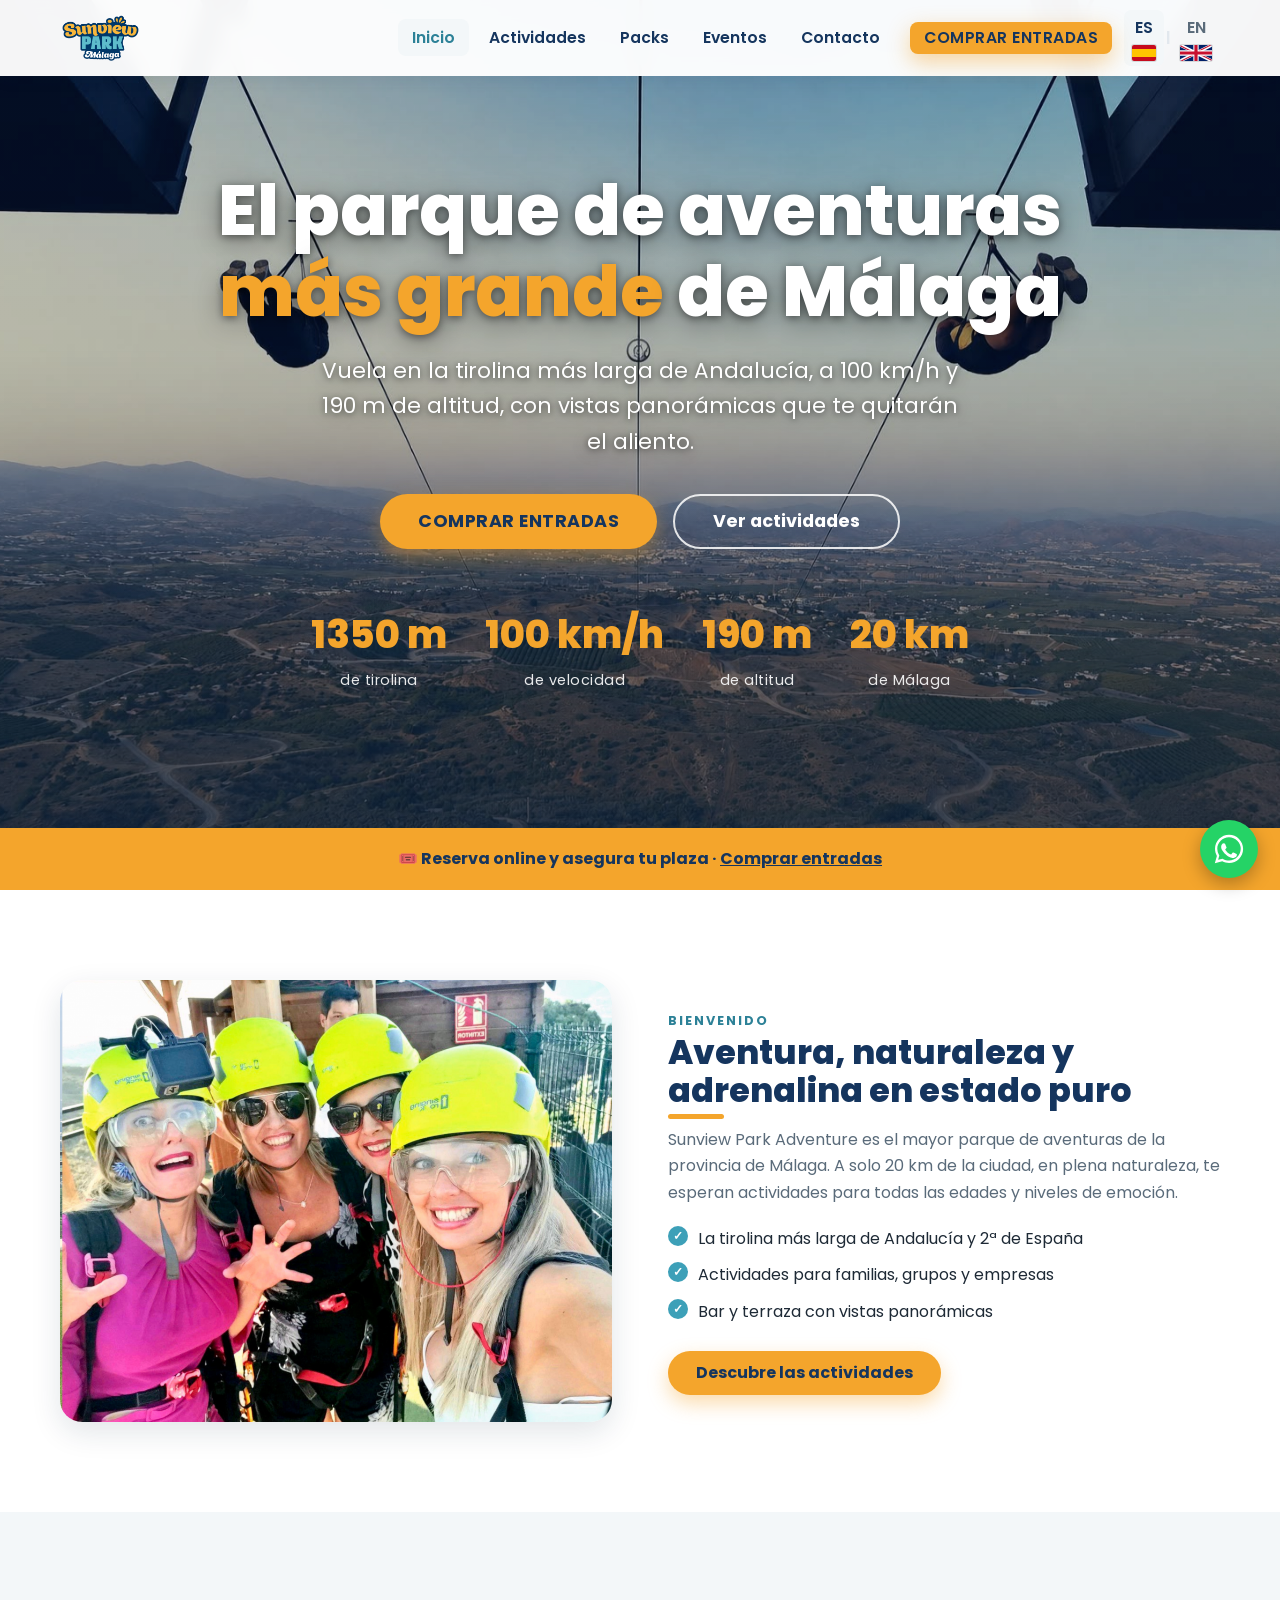
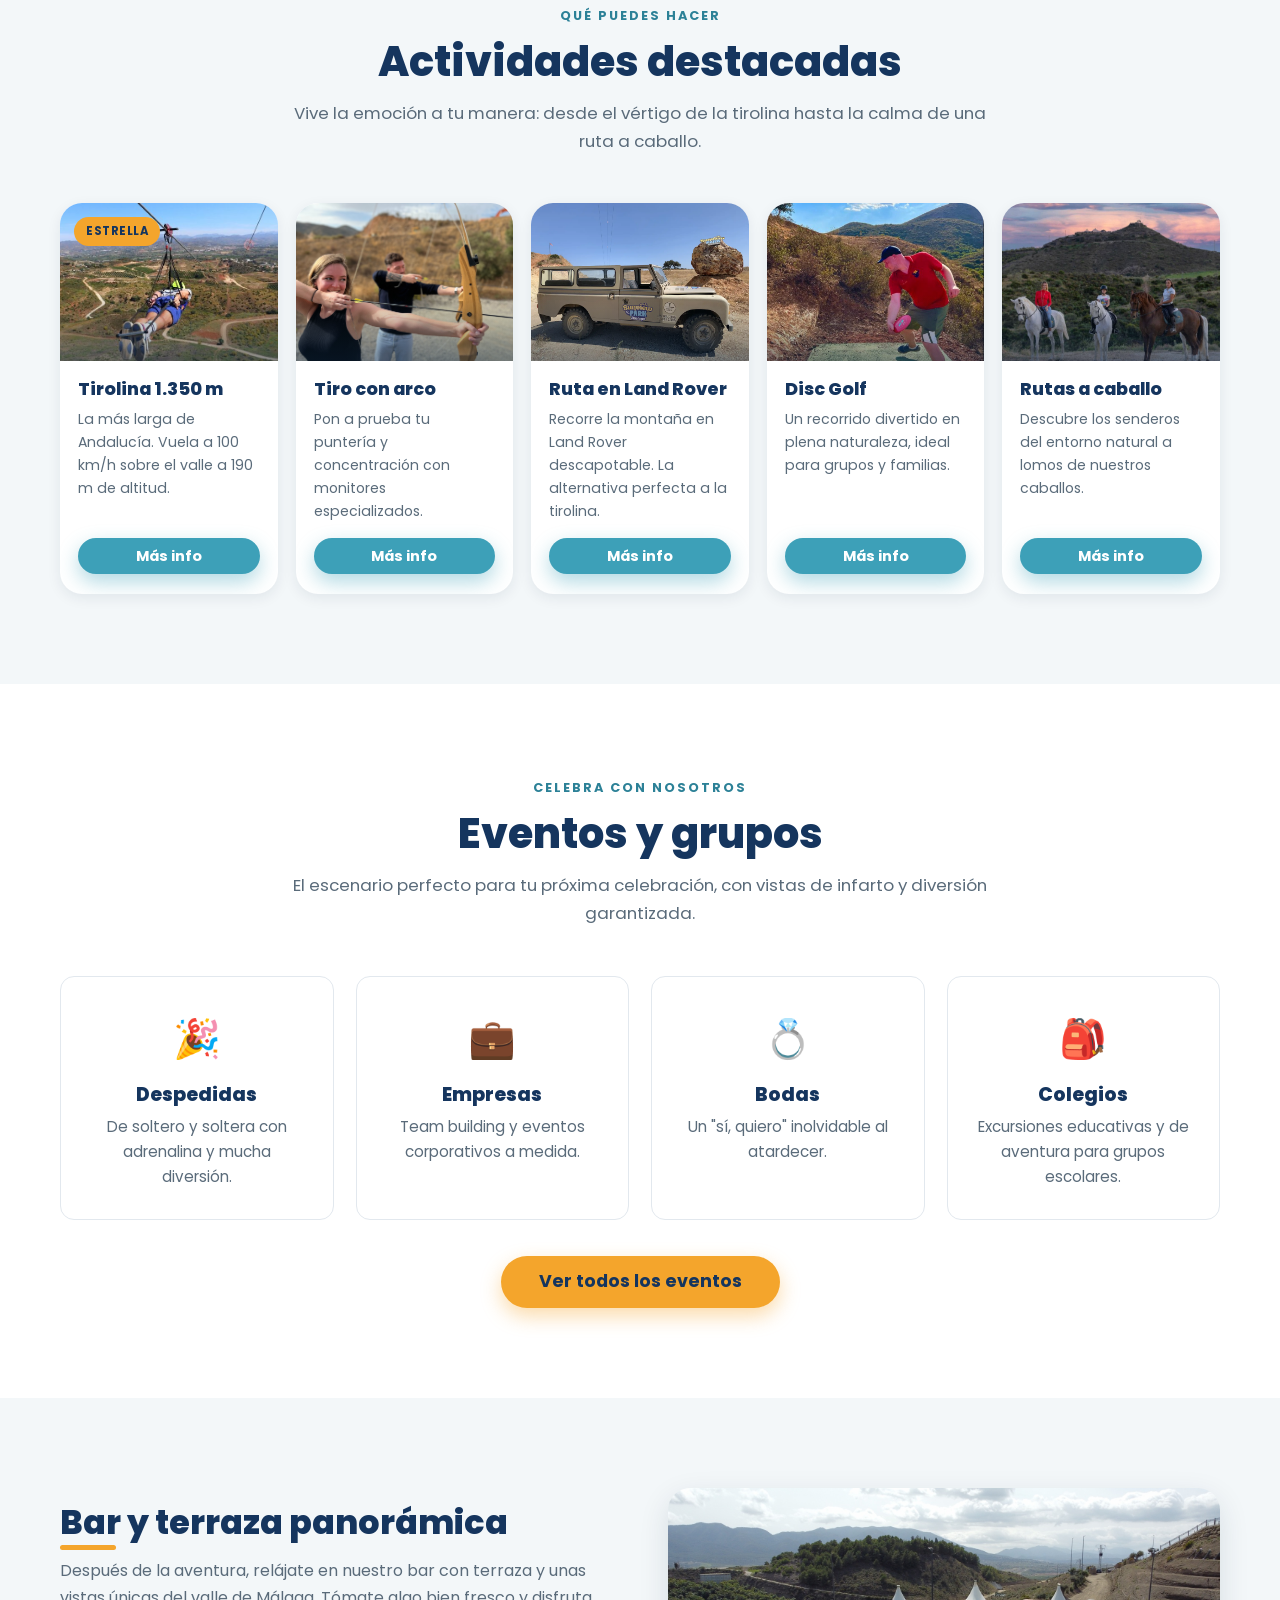
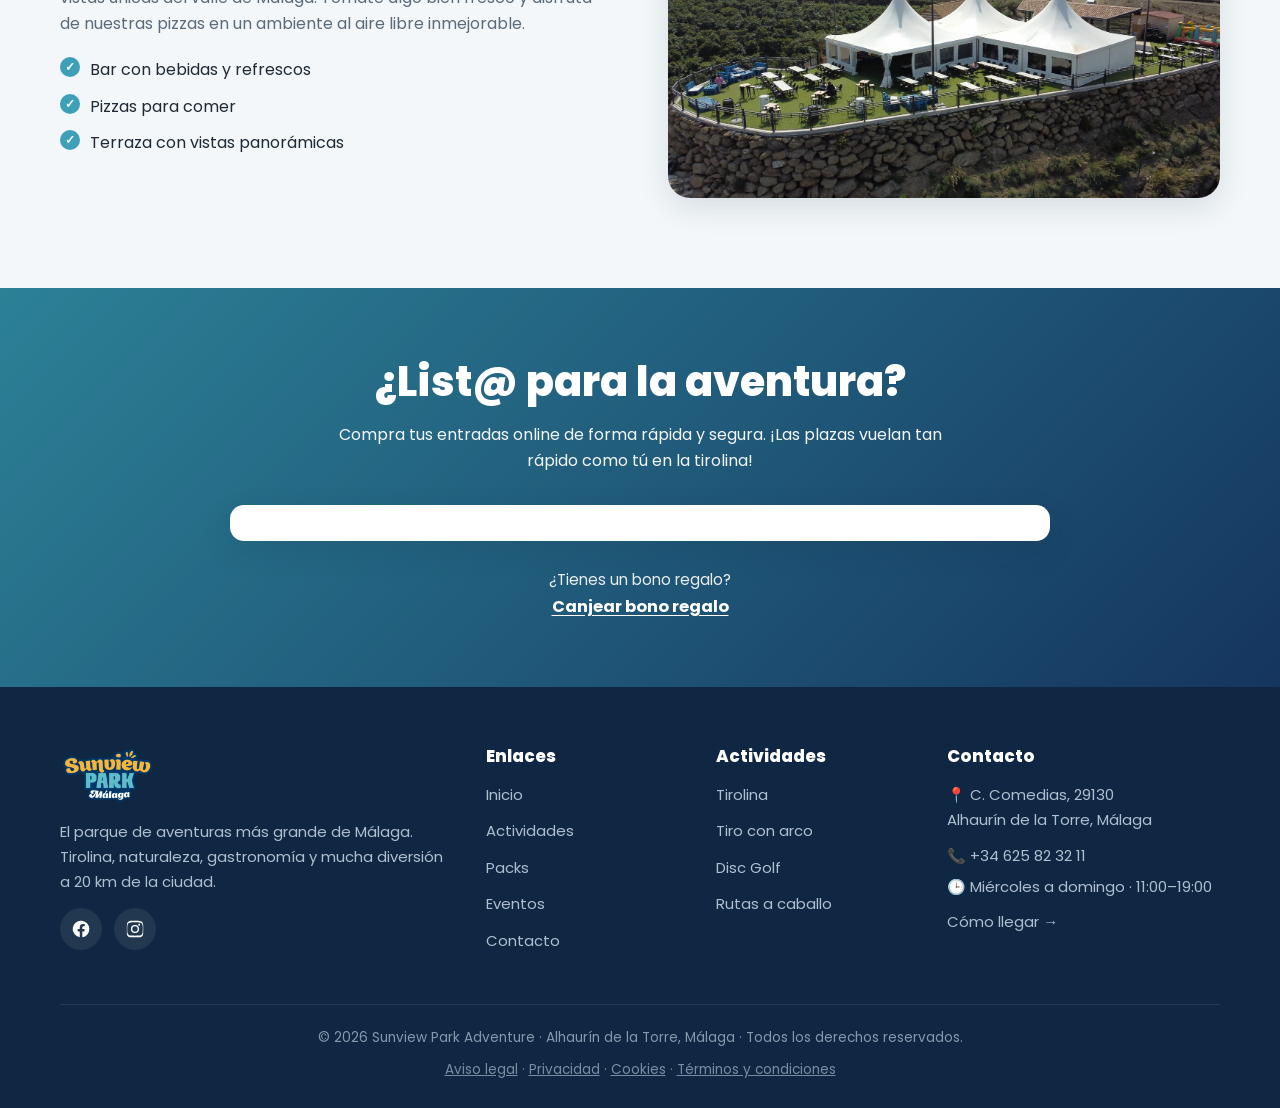
<file: index.html>
<!DOCTYPE html>
<html lang="es">
<head>
  <meta charset="UTF-8">
  <meta name="viewport" content="width=device-width, initial-scale=1.0">
  <title>Sunview Park Adventure | El parque de aventuras más grande de Málaga</title>
  <meta name="description" content="Sunview Park Adventure en Alhaurín de la Torre, Málaga. Vive la tirolina más larga de Andalucía (1.350 m), tiro con arco, disc golf, rutas a caballo y eventos. ¡Compra tus entradas!">
  <!-- SEO: canonical, hreflang, Open Graph, Twitter -->
  <link rel="canonical" href="https://sunviewpark.com/">
  <link rel="alternate" hreflang="es" href="https://sunviewpark.com/">
  <link rel="alternate" hreflang="en" href="https://sunviewpark.com/en/">
  <link rel="alternate" hreflang="x-default" href="https://sunviewpark.com/">
  <meta property="og:type" content="website">
  <meta property="og:site_name" content="Sunview Park Adventure">
  <meta property="og:locale" content="es_ES">
  <meta property="og:title" content="Sunview Park Adventure | El parque de aventuras más grande de Málaga">
  <meta property="og:description" content="Sunview Park Adventure en Alhaurín de la Torre, Málaga. Vive la tirolina más larga de Andalucía (1.350 m), tiro con arco, disc golf, rutas a caballo y eventos. ¡Compra tus entradas!">
  <meta property="og:url" content="https://sunviewpark.com/">
  <meta property="og:image" content="https://sunviewpark.com/images/og-image.jpg">
  <meta property="og:image:width" content="1200">
  <meta property="og:image:height" content="630">
  <meta name="twitter:card" content="summary_large_image">
  <meta name="twitter:title" content="Sunview Park Adventure | El parque de aventuras más grande de Málaga">
  <meta name="twitter:description" content="Sunview Park Adventure en Alhaurín de la Torre, Málaga. Vive la tirolina más larga de Andalucía (1.350 m), tiro con arco, disc golf, rutas a caballo y eventos. ¡Compra tus entradas!">
  <meta name="twitter:image" content="https://sunviewpark.com/images/og-image.jpg">

  <!-- Tipografía Poppins -->
  <link rel="preconnect" href="https://fonts.googleapis.com">
  <link rel="preconnect" href="https://fonts.gstatic.com" crossorigin>
  <link href="https://fonts.googleapis.com/css2?family=Poppins:wght@400;500;600;700;800&display=swap" rel="stylesheet">

  <link rel="icon" type="image/png" href="images/logo.png">
  <link rel="stylesheet" href="style.css">
  <script type="application/ld+json">
  {
    "@context":"https://schema.org","@type":"AmusementPark",
    "name":"Sunview Park Adventure",
    "description":"Parque de aventuras en Alhaurin de la Torre, Malaga: la tirolina mas larga de Andalucia (1.350 m), tiro con arco, rutas a caballo, ruta en Land Rover, disc golf y eventos.",
    "url":"https://sunviewpark.com/","image":"https://sunviewpark.com/images/og-image.jpg","logo":"https://sunviewpark.com/images/logo.png",
    "telephone":"+34625823211","email":"info@sunviewpark.com","priceRange":"€€",
    "address":{"@type":"PostalAddress","addressLocality":"Alhaurín de la Torre","addressRegion":"Málaga","addressCountry":"ES"},
    "openingHoursSpecification":[{"@type":"OpeningHoursSpecification","dayOfWeek":["Wednesday","Thursday","Friday","Saturday","Sunday"],"opens":"11:00","closes":"19:00"}],
    "sameAs":["https://www.instagram.com/sunviewparkadventure","https://www.facebook.com/sunviewparkadventure"]
  }
  </script>
</head>
<body>

  <!-- ============================ NAVBAR ============================ -->
  <header class="navbar">
    <nav class="navbar__inner" aria-label="Navegación principal">
      <a href="index.html" class="navbar__logo" aria-label="Sunview Park - Inicio">
        <img src="images/logo.png" alt="Sunview Park Adventure">
      </a>

      <ul class="navbar__links" id="nav-links">
        <li><a href="index.html" class="active">Inicio</a></li>
        <li><a href="actividades.html">Actividades</a></li>
        <li><a href="packs.html">Packs</a></li>
        <li><a href="eventos.html">Eventos</a></li>
        <li><a href="contacto.html">Contacto</a></li>
        <li class="navbar__cta">
          <a href="#entradas" class="btn btn--ticket">Comprar entradas</a>
        </li>
        <li class="navbar__lang"><a href="index.html" class="active">ES <img src="images/flag-es.svg" alt="" class="flag"></a><span>|</span><a href="en/index.html">EN <img src="images/flag-gb.svg" alt="" class="flag"></a></li>
      </ul>

      <button class="navbar__toggle" id="nav-toggle" aria-label="Abrir menú" aria-expanded="false" aria-controls="nav-links">
        <span></span><span></span><span></span>
      </button>
    </nav>
  </header>

  <!-- ============================= HERO ============================= -->
  <section class="hero hero--home">
    <div class="hero__bg" aria-hidden="true"></div>
    <div class="hero__content">
      <h1>El parque de aventuras <span class="accent">más grande</span> de Málaga</h1>
      <p>Vuela en la tirolina más larga de Andalucía, a 100 km/h y 190 m de altitud, con vistas panorámicas que te quitarán el aliento.</p>
      <div class="hero__actions">
        <a href="#entradas" class="btn btn--ticket btn--lg">Comprar entradas</a>
        <a href="actividades.html" class="btn btn--outline btn--lg">Ver actividades</a>
      </div>

      <div class="hero__stats">
        <div class="hero__stat"><strong data-count="1350" data-suffix=" m">1.350 m</strong><span>de tirolina</span></div>
        <div class="hero__stat"><strong data-count="100" data-suffix=" km/h">100 km/h</strong><span>de velocidad</span></div>
        <div class="hero__stat"><strong data-count="190" data-suffix=" m">190 m</strong><span>de altitud</span></div>
        <div class="hero__stat"><strong data-count="20" data-suffix=" km">20 km</strong><span>de Málaga</span></div>
      </div>
    </div>
  </section>

  <!-- Franja de entradas -->
  <div class="ticket-strip">
    🎟️ Reserva online y asegura tu plaza · <a href="#entradas">Comprar entradas</a>
  </div>

  <!-- ====================== INTRO / BIENVENIDA ===================== -->
  <section class="section">
    <div class="container">
      <div class="feature reveal">
        <div class="feature__media">
          <img src="images/grupo-tirolina.png" alt="Grupo de amigos disfrutando de la experiencia en Sunview Park">
        </div>
        <div class="feature__body">
          <span class="eyebrow" style="color:var(--color-teal-dark);font-weight:700;letter-spacing:2px;text-transform:uppercase;font-size:.8rem;">Bienvenido</span>
          <h3 class="underline-accent">Aventura, naturaleza y adrenalina en estado puro</h3>
          <p>Sunview Park Adventure es el mayor parque de aventuras de la provincia de Málaga. A solo 20 km de la ciudad, en plena naturaleza, te esperan actividades para todas las edades y niveles de emoción.</p>
          <ul class="feature__list">
            <li>La tirolina más larga de Andalucía y 2ª de España</li>
            <li>Actividades para familias, grupos y empresas</li>
            <li>Bar y terraza con vistas panorámicas</li>
          </ul>
          <a href="actividades.html" class="btn btn--primary">Descubre las actividades</a>
        </div>
      </div>
    </div>
  </section>

  <!-- ==================== ACTIVIDADES DESTACADAS =================== -->
  <section class="section section--alt" id="actividades">
    <div class="container">
      <div class="section-head reveal">
        <span class="eyebrow">Qué puedes hacer</span>
        <h2>Actividades destacadas</h2>
        <p>Vive la emoción a tu manera: desde el vértigo de la tirolina hasta la calma de una ruta a caballo.</p>
      </div>

      <div class="cards cards--5">
        <article class="card reveal">
          <div class="card__media">
            <img src="images/joven-tirolina-Alhaurin-Torre_1574253138_138567878_667x375.jpeg" alt="Persona lanzándose en la tirolina de Sunview Park sobre el valle">
            <span class="card__tag">Estrella</span>
          </div>
          <div class="card__body">
            <h3>Tirolina 1.350 m</h3>
            <p>La más larga de Andalucía. Vuela a 100 km/h sobre el valle a 190 m de altitud.</p>
            <a href="actividades.html#tirolina" class="btn btn--teal">Más info</a>
          </div>
        </article>

        <article class="card reveal">
          <div class="card__media">
            <img src="images/arco.png" alt="Tiro con arco en Sunview Park">
          </div>
          <div class="card__body">
            <h3>Tiro con arco</h3>
            <p>Pon a prueba tu puntería y concentración con monitores especializados.</p>
            <a href="actividades.html#arco" class="btn btn--teal">Más info</a>
          </div>
        </article>

        <article class="card reveal">
          <div class="card__media">
            <img src="images/landrover.webp" alt="Ruta en Land Rover descapotable en Sunview Park">
          </div>
          <div class="card__body">
            <h3>Ruta en Land Rover</h3>
            <p>Recorre la montaña en Land Rover descapotable. La alternativa perfecta a la tirolina.</p>
            <a href="actividades.html#landrover" class="btn btn--teal">Más info</a>
          </div>
        </article>

        <article class="card reveal">
          <div class="card__media">
            <img src="images/disc-golf.jpg" alt="Disc Golf en Sunview Park">
          </div>
          <div class="card__body">
            <h3>Disc Golf</h3>
            <p>Un recorrido divertido en plena naturaleza, ideal para grupos y familias.</p>
            <a href="actividades.html#discgolf" class="btn btn--teal">Más info</a>
          </div>
        </article>

        <article class="card reveal">
          <div class="card__media">
            <img src="images/caballo.jpg" alt="Rutas a caballo en Sunview Park">
          </div>
          <div class="card__body">
            <h3>Rutas a caballo</h3>
            <p>Descubre los senderos del entorno natural a lomos de nuestros caballos.</p>
            <a href="actividades.html#caballo" class="btn btn--teal">Más info</a>
          </div>
        </article>
      </div>
    </div>
  </section>

  <!-- ====================== EVENTOS RÁPIDOS ======================= -->
  <section class="section">
    <div class="container">
      <div class="section-head reveal">
        <span class="eyebrow">Celebra con nosotros</span>
        <h2>Eventos y grupos</h2>
        <p>El escenario perfecto para tu próxima celebración, con vistas de infarto y diversión garantizada.</p>
      </div>

      <div class="icon-cards">
        <div class="icon-card reveal">
          <span class="icon">🎉</span>
          <h3>Despedidas</h3>
          <p>De soltero y soltera con adrenalina y mucha diversión.</p>
        </div>
        <div class="icon-card reveal">
          <span class="icon">💼</span>
          <h3>Empresas</h3>
          <p>Team building y eventos corporativos a medida.</p>
        </div>
        <div class="icon-card reveal">
          <span class="icon">💍</span>
          <h3>Bodas</h3>
          <p>Un "sí, quiero" inolvidable al atardecer.</p>
        </div>
        <div class="icon-card reveal">
          <span class="icon">🎒</span>
          <h3>Colegios</h3>
          <p>Excursiones educativas y de aventura para grupos escolares.</p>
        </div>
      </div>

      <div class="text-center" style="margin-top:36px;">
        <a href="eventos.html" class="btn btn--primary btn--lg">Ver todos los eventos</a>
      </div>
    </div>
  </section>

  <!-- ===================== BAR / TERRAZA =================== -->
  <section class="section section--alt">
    <div class="container">
      <div class="feature feature--reverse reveal">
        <div class="feature__media">
          <img src="images/DJI_0424-scaled-1.jpg" alt="Bar con terraza panorámica y vistas al valle en Sunview Park">
        </div>
        <div class="feature__body">
          <h3 class="underline-accent">Bar y terraza panorámica</h3>
          <p>Después de la aventura, relájate en nuestro bar con terraza y unas vistas únicas del valle de Málaga. Tómate algo bien fresco y disfruta de nuestras pizzas en un ambiente al aire libre inmejorable.</p>
          <ul class="feature__list">
            <li>Bar con bebidas y refrescos</li>
            <li>Pizzas para comer</li>
            <li>Terraza con vistas panorámicas</li>
          </ul>
        </div>
      </div>
    </div>
  </section>

  <!-- ================== BANDA CTA / ENTRADAS (Turitop) ============= -->
  <section class="cta-band" id="entradas">
    <div class="container">
      <h2>¿List@ para la aventura?</h2>
      <p>Compra tus entradas online de forma rápida y segura. ¡Las plazas vuelan tan rápido como tú en la tirolina!</p>

      <!-- Caja del widget de venta de entradas -->
      <!-- Calendario de venta de entradas Turitop · servicio P1 (Parque aventuras) -->
      <div class="turitop-box">
        <div class="load-turitop" data-service="P1" data-lang="es" data-embed="box"></div>
      </div>

      <!-- Canjear un bono regalo (Turitop) -->
      <div class="cta-band__gift">
        <span>¿Tienes un bono regalo?</span>
        <h1 id="redeemgv" class="load-turitop" style="text-align:center;" data-lang="es" data-embed="redeemgv" data-service=" " data-category=" " data-version=" " data-datepickeravailability=" " data-servicename=" ">Canjear bono regalo</h1>
      </div>
    </div>
  </section>

  <!-- ============================ FOOTER ============================ -->
  <footer class="footer">
    <div class="container">
      <div class="footer__grid">
        <div>
          <div class="footer__logo"><img src="images/logo.png" alt="Sunview Park Adventure"></div>
          <p>El parque de aventuras más grande de Málaga. Tirolina, naturaleza, gastronomía y mucha diversión a 20 km de la ciudad.</p>
          <div class="footer__social">
            <a href="https://www.facebook.com/sunviewparkadventure" target="_blank" rel="noopener" aria-label="Facebook">
              <svg viewBox="0 0 24 24"><path d="M22 12a10 10 0 1 0-11.5 9.9v-7H8v-2.9h2.5V9.8c0-2.5 1.5-3.9 3.8-3.9 1.1 0 2.2.2 2.2.2v2.5h-1.3c-1.2 0-1.6.8-1.6 1.6v1.8h2.8l-.4 2.9h-2.4v7A10 10 0 0 0 22 12z"/></svg>
            </a>
            <a href="https://www.instagram.com/sunviewparkadventure" target="_blank" rel="noopener" aria-label="Instagram">
              <svg viewBox="0 0 24 24"><path d="M12 2.2c3.2 0 3.6 0 4.9.1 1.2.1 1.8.3 2.2.4.6.2 1 .4 1.4.9.5.4.7.8.9 1.4.1.4.3 1 .4 2.2.1 1.3.1 1.7.1 4.9s0 3.6-.1 4.9c-.1 1.2-.3 1.8-.4 2.2-.2.6-.4 1-.9 1.4-.4.5-.8.7-1.4.9-.4.1-1 .3-2.2.4-1.3.1-1.7.1-4.9.1s-3.6 0-4.9-.1c-1.2-.1-1.8-.3-2.2-.4-.6-.2-1-.4-1.4-.9-.5-.4-.7-.8-.9-1.4-.1-.4-.3-1-.4-2.2C2.2 15.6 2.2 15.2 2.2 12s0-3.6.1-4.9c.1-1.2.3-1.8.4-2.2.2-.6.4-1 .9-1.4.4-.5.8-.7 1.4-.9.4-.1 1-.3 2.2-.4C8.4 2.2 8.8 2.2 12 2.2zm0 1.8c-3.1 0-3.5 0-4.7.1-1.1.1-1.7.2-2.1.4-.5.2-.9.4-1.2.8-.4.3-.6.7-.8 1.2-.2.4-.3 1-.4 2.1C2.7 9.8 2.7 10.2 2.7 12s0 2.2.1 3.4c.1 1.1.2 1.7.4 2.1.2.5.4.9.8 1.2.3.4.7.6 1.2.8.4.2 1 .3 2.1.4 1.2.1 1.6.1 4.7.1s3.5 0 4.7-.1c1.1-.1 1.7-.2 2.1-.4.5-.2.9-.4 1.2-.8.4-.3.6-.7.8-1.2.2-.4.3-1 .4-2.1.1-1.2.1-1.6.1-3.4s0-2.2-.1-3.4c-.1-1.1-.2-1.7-.4-2.1-.2-.5-.4-.9-.8-1.2-.3-.4-.7-.6-1.2-.8-.4-.2-1-.3-2.1-.4-1.2-.1-1.6-.1-4.7-.1zm0 3.1a4.9 4.9 0 1 1 0 9.8 4.9 4.9 0 0 1 0-9.8zm0 8.1a3.2 3.2 0 1 0 0-6.4 3.2 3.2 0 0 0 0 6.4zm6.2-8.3a1.1 1.1 0 1 1-2.3 0 1.1 1.1 0 0 1 2.3 0z"/></svg>
            </a>
          </div>
        </div>

        <div>
          <h4>Enlaces</h4>
          <ul class="footer__links">
            <li><a href="index.html">Inicio</a></li>
            <li><a href="actividades.html">Actividades</a></li>
            <li><a href="packs.html">Packs</a></li>
            <li><a href="eventos.html">Eventos</a></li>
            <li><a href="contacto.html">Contacto</a></li>
          </ul>
        </div>

        <div>
          <h4>Actividades</h4>
          <ul class="footer__links">
            <li><a href="actividades.html#tirolina">Tirolina</a></li>
            <li><a href="actividades.html#arco">Tiro con arco</a></li>
            <li><a href="actividades.html#discgolf">Disc Golf</a></li>
            <li><a href="actividades.html#caballo">Rutas a caballo</a></li>
          </ul>
        </div>

        <div>
          <h4>Contacto</h4>
          <p>📍 C. Comedias, 29130<br>Alhaurín de la Torre, Málaga</p>
          <p style="margin-top:10px;">📞 <a href="tel:+34625823211">+34 625 82 32 11</a></p>
          <p style="margin-top:6px;">🕒 Miércoles a domingo · 11:00–19:00</p>
          <p style="margin-top:10px;"><a href="contacto.html">Cómo llegar →</a></p>
        </div>
      </div>

      <div class="footer__bottom">
        © <span data-year>2026</span> Sunview Park Adventure · Alhaurín de la Torre, Málaga · Todos los derechos reservados.
        <span class="footer__legal"><a href="aviso-legal.html">Aviso legal</a> · <a href="politica-de-privacidad.html">Privacidad</a> · <a href="politica-de-cookies.html">Cookies</a> · <a href="terminos-y-condiciones.html">Términos y condiciones</a></span>
      </div>
    </div>
  </footer>

  <!-- Botón flotante de WhatsApp (número de PRUEBA +34 637217294, cambiar por el real) -->
  <a class="whatsapp-fab" href="https://wa.me/34637217294?text=Hola%2C%20me%20gustar%C3%ADa%20m%C3%A1s%20informaci%C3%B3n%20sobre%20Sunview%20Park" target="_blank" rel="noopener" aria-label="Escríbenos por WhatsApp">
    <svg viewBox="0 0 24 24" aria-hidden="true" focusable="false"><path d="M12.04 2C6.58 2 2.13 6.45 2.13 11.91c0 1.75.46 3.45 1.32 4.95L2 22l5.25-1.38c1.45.79 3.08 1.21 4.79 1.21h.01c5.46 0 9.91-4.45 9.91-9.91 0-2.65-1.03-5.14-2.9-7.01A9.82 9.82 0 0012.04 2zm0 1.67c2.2 0 4.27.86 5.82 2.42a8.18 8.18 0 012.41 5.82c0 4.54-3.7 8.24-8.25 8.24-1.5 0-2.97-.4-4.25-1.16l-.3-.18-3.12.82.83-3.04-.2-.31a8.18 8.18 0 01-1.26-4.37c0-4.54 3.7-8.24 8.25-8.24zm-3.9 4.32c-.18 0-.48.07-.73.34-.25.27-.96.94-.96 2.29 0 1.35.98 2.65 1.12 2.84.14.18 1.93 2.95 4.68 4.13.65.28 1.16.45 1.56.58.65.21 1.25.18 1.72.11.52-.08 1.6-.65 1.83-1.28.23-.63.23-1.17.16-1.28-.07-.11-.25-.18-.53-.32-.27-.14-1.6-.79-1.85-.88-.25-.09-.43-.14-.61.14-.18.27-.7.88-.86 1.06-.16.18-.32.2-.59.07-.27-.14-1.13-.42-2.16-1.33-.8-.71-1.34-1.59-1.5-1.86-.16-.27-.02-.42.12-.55.12-.12.27-.32.41-.48.14-.16.18-.27.27-.45.09-.18.05-.34-.02-.48-.07-.14-.61-1.47-.83-2.01-.22-.53-.44-.46-.61-.47l-.52-.01z"/></svg>
  </a>

  <script src="main.js"></script>

  <!-- Turitop: cargador del widget (codigo oficial, una sola vez en el footer) -->
  <script id="js-turitop" src="https://app.turitop.com/js/load-turitop.min.js" data-company="S1143" data-buttoncolor="green" data-afftag="ttafid"></script>
</body>
</html>
</file>
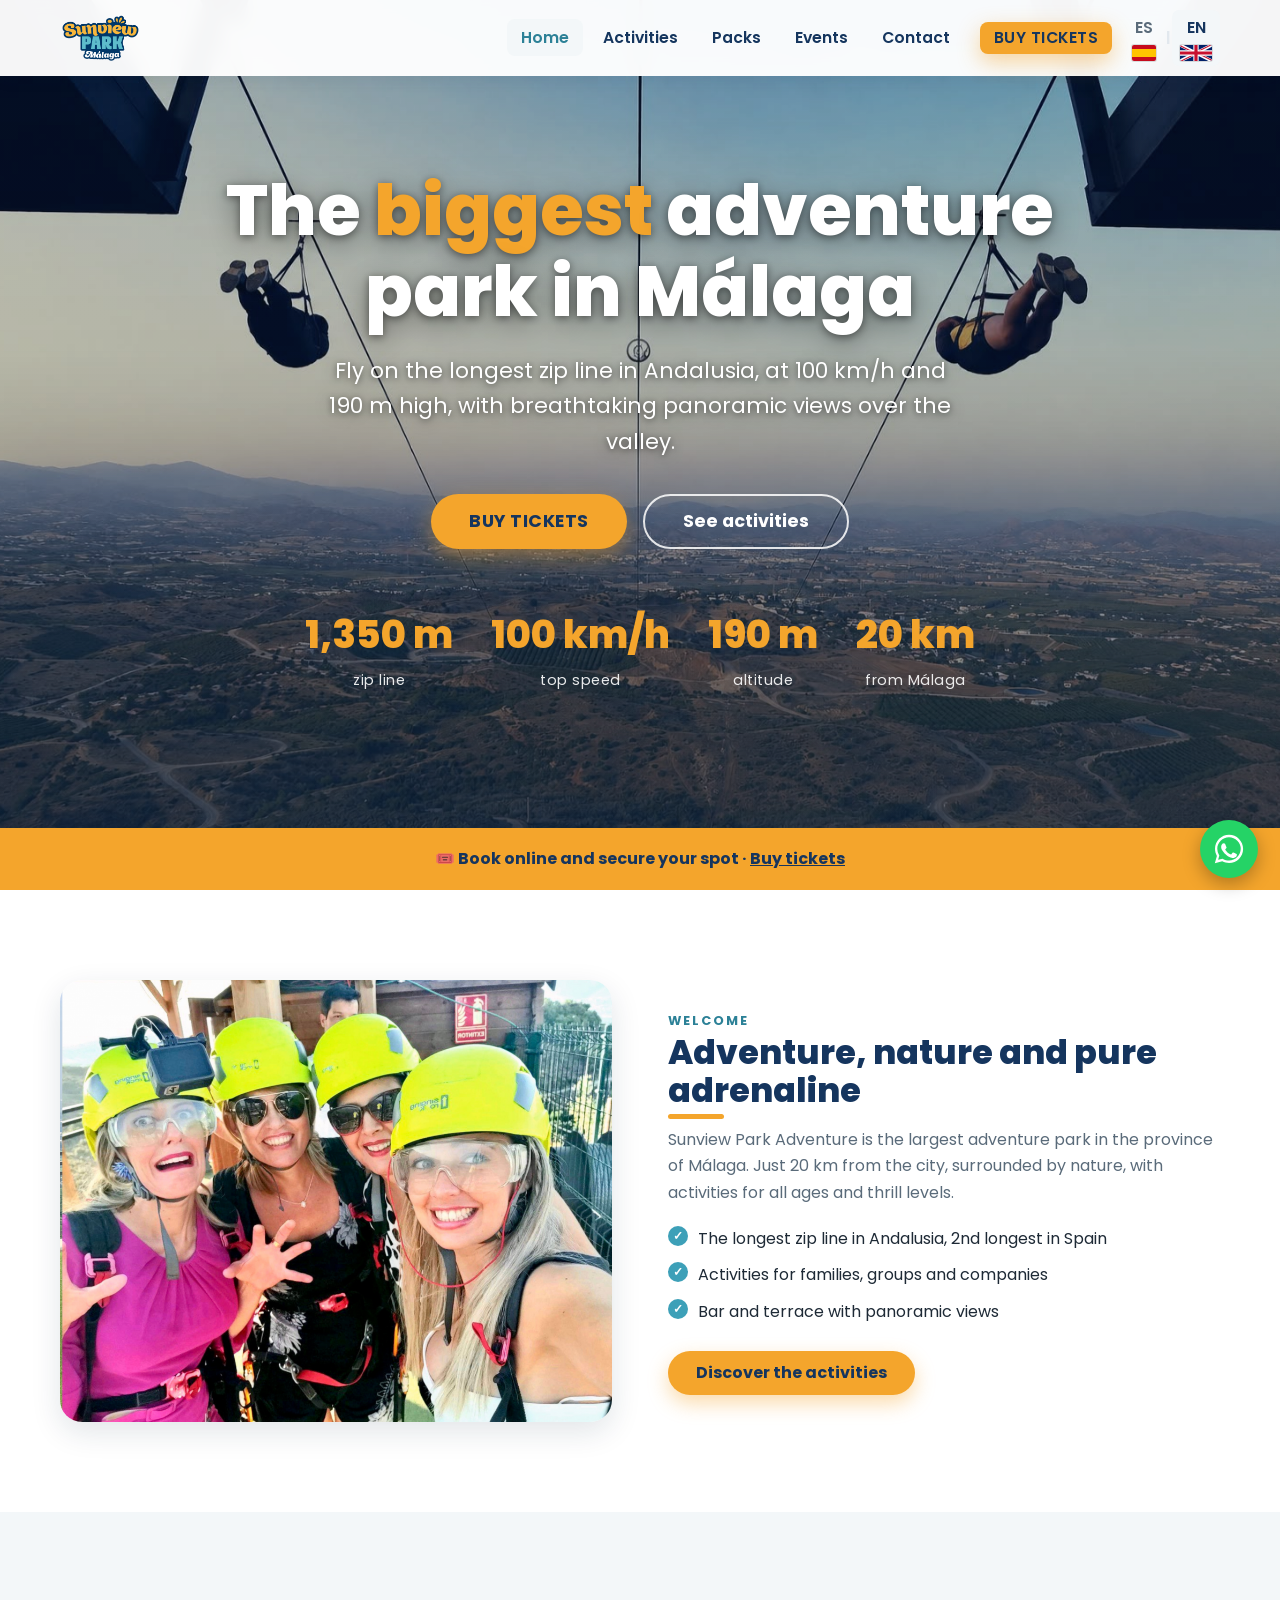
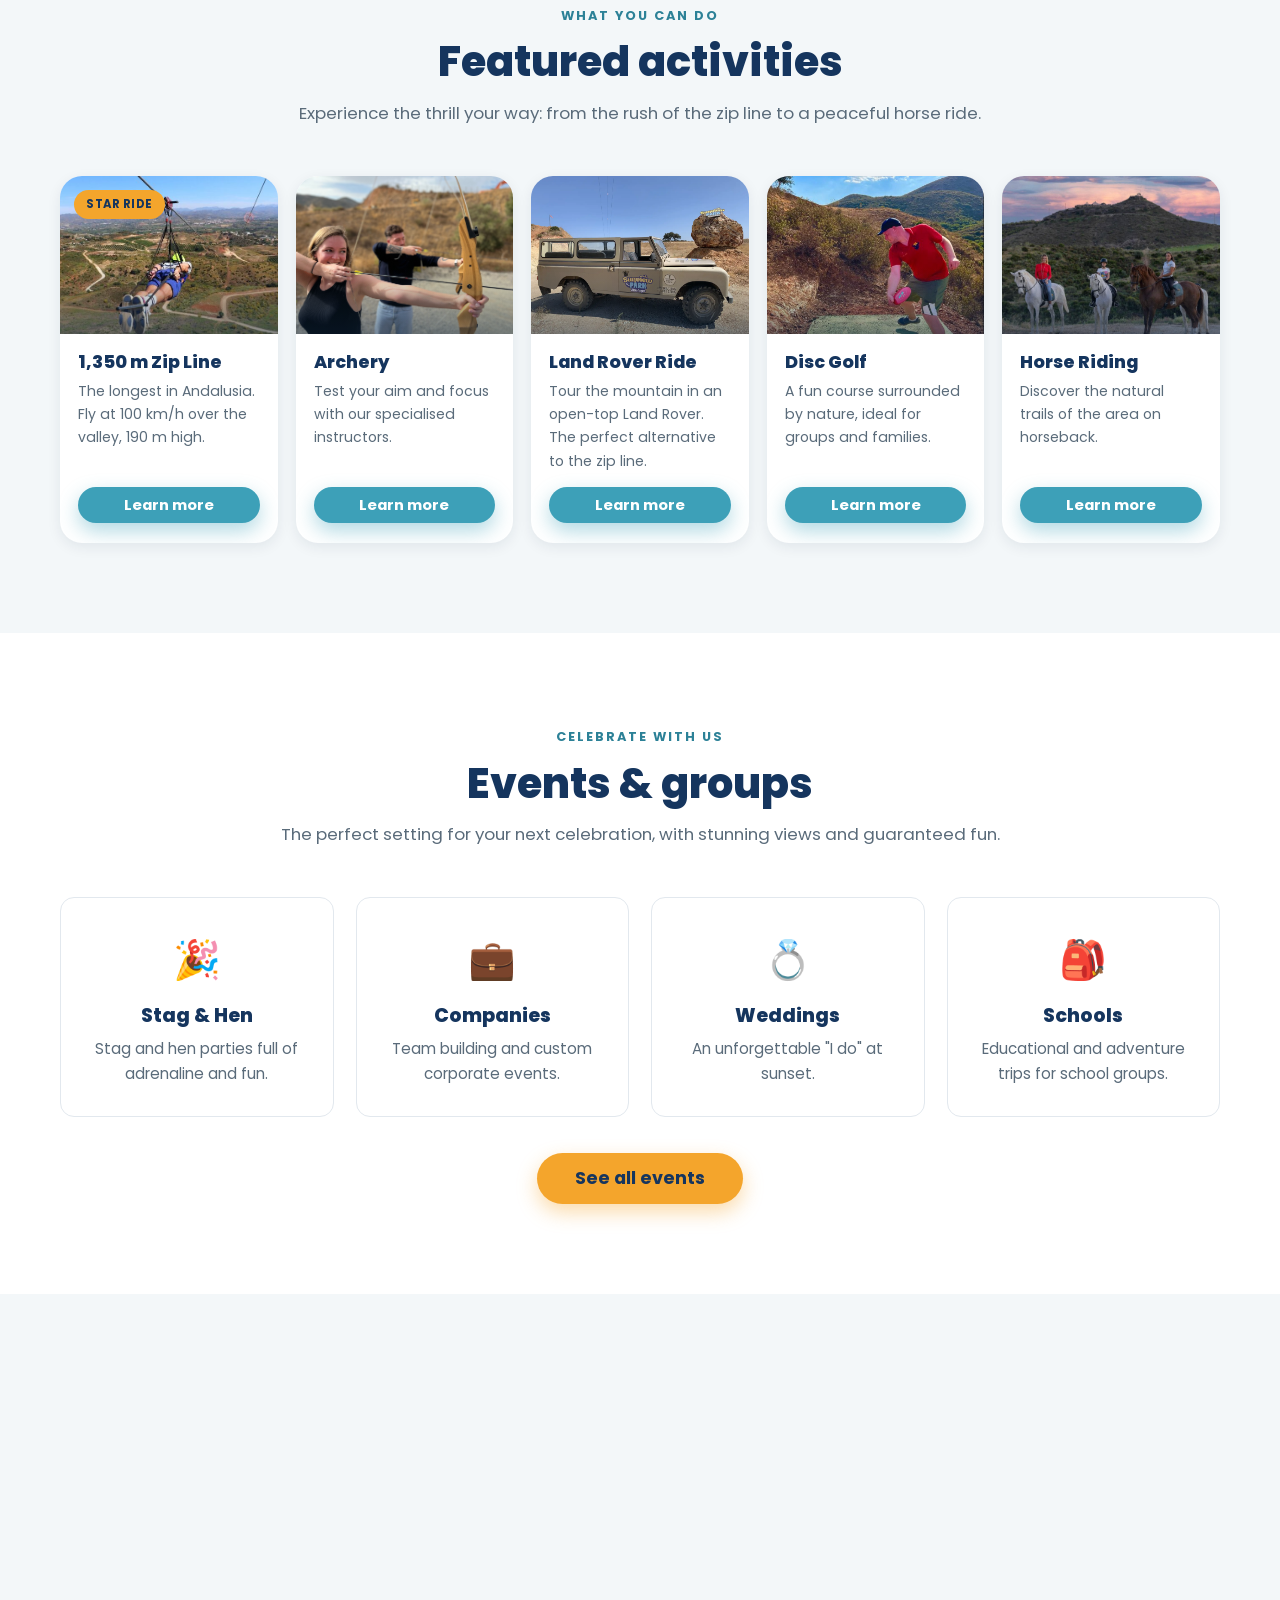
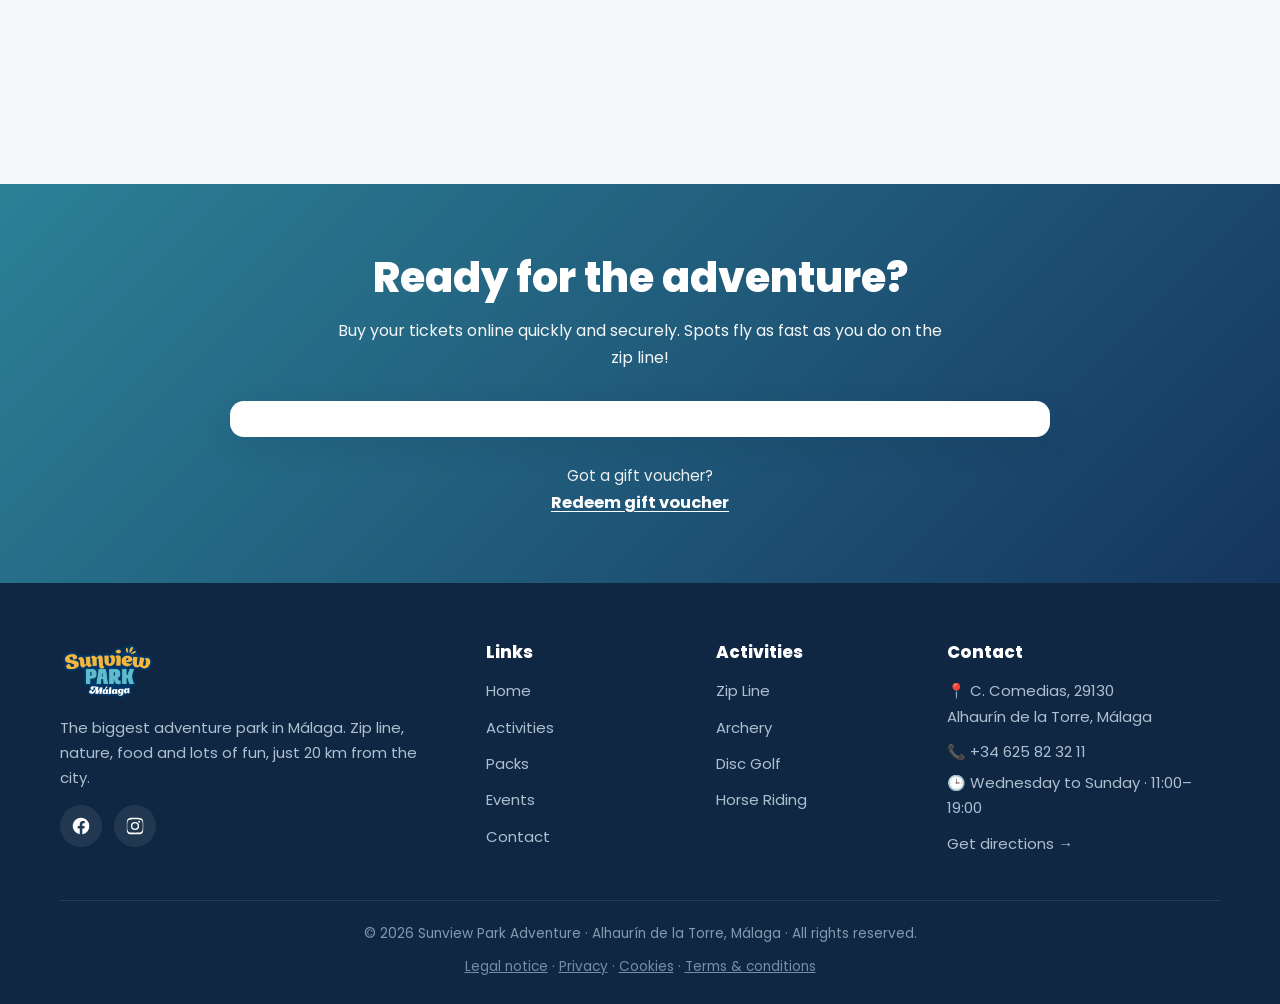
<file: en/index.html>
<!DOCTYPE html>
<html lang="en">
<head>
  <meta charset="UTF-8">
  <meta name="viewport" content="width=device-width, initial-scale=1.0">
  <title>Sunview Park Adventure | The biggest adventure park in Málaga</title>
  <meta name="description" content="Sunview Park Adventure in Alhaurín de la Torre, Málaga. Ride the longest zip line in Andalusia (1,350 m), archery, disc golf, horse riding and events. Buy your tickets!">
  <!-- SEO: canonical, hreflang, Open Graph, Twitter -->
  <link rel="canonical" href="https://sunviewpark.com/en/">
  <link rel="alternate" hreflang="es" href="https://sunviewpark.com/">
  <link rel="alternate" hreflang="en" href="https://sunviewpark.com/en/">
  <link rel="alternate" hreflang="x-default" href="https://sunviewpark.com/">
  <meta property="og:type" content="website">
  <meta property="og:site_name" content="Sunview Park Adventure">
  <meta property="og:locale" content="en_GB">
  <meta property="og:title" content="Sunview Park Adventure | The biggest adventure park in Málaga">
  <meta property="og:description" content="Sunview Park Adventure in Alhaurín de la Torre, Málaga. Ride the longest zip line in Andalusia (1,350 m), archery, disc golf, horse riding and events. Buy your tickets!">
  <meta property="og:url" content="https://sunviewpark.com/en/">
  <meta property="og:image" content="https://sunviewpark.com/images/og-image.jpg">
  <meta property="og:image:width" content="1200">
  <meta property="og:image:height" content="630">
  <meta name="twitter:card" content="summary_large_image">
  <meta name="twitter:title" content="Sunview Park Adventure | The biggest adventure park in Málaga">
  <meta name="twitter:description" content="Sunview Park Adventure in Alhaurín de la Torre, Málaga. Ride the longest zip line in Andalusia (1,350 m), archery, disc golf, horse riding and events. Buy your tickets!">
  <meta name="twitter:image" content="https://sunviewpark.com/images/og-image.jpg">

  <link rel="preconnect" href="https://fonts.googleapis.com">
  <link rel="preconnect" href="https://fonts.gstatic.com" crossorigin>
  <link href="https://fonts.googleapis.com/css2?family=Poppins:wght@400;500;600;700;800&display=swap" rel="stylesheet">

  <link rel="icon" type="image/png" href="../images/logo.png">
  <link rel="stylesheet" href="../style.css">
  <script type="application/ld+json">
  {
    "@context":"https://schema.org","@type":"AmusementPark",
    "name":"Sunview Park Adventure",
    "description":"Adventure park in Alhaurin de la Torre, Malaga: the longest zip line in Andalusia (1,350 m), archery, horse riding, Land Rover ride, disc golf and events.",
    "url":"https://sunviewpark.com/en/","image":"https://sunviewpark.com/images/og-image.jpg","logo":"https://sunviewpark.com/images/logo.png",
    "telephone":"+34625823211","email":"info@sunviewpark.com","priceRange":"€€",
    "address":{"@type":"PostalAddress","addressLocality":"Alhaurín de la Torre","addressRegion":"Málaga","addressCountry":"ES"},
    "openingHoursSpecification":[{"@type":"OpeningHoursSpecification","dayOfWeek":["Wednesday","Thursday","Friday","Saturday","Sunday"],"opens":"11:00","closes":"19:00"}],
    "sameAs":["https://www.instagram.com/sunviewparkadventure","https://www.facebook.com/sunviewparkadventure"]
  }
  </script>
</head>
<body>

  <!-- ============================ NAVBAR ============================ -->
  <header class="navbar">
    <nav class="navbar__inner" aria-label="Main navigation">
      <a href="index.html" class="navbar__logo" aria-label="Sunview Park - Home">
        <img src="../images/logo.png" alt="Sunview Park Adventure">
      </a>
      <ul class="navbar__links" id="nav-links">
        <li><a href="index.html" class="active">Home</a></li>
        <li><a href="activities.html">Activities</a></li>
        <li><a href="packs.html">Packs</a></li>
        <li><a href="events.html">Events</a></li>
        <li><a href="contact.html">Contact</a></li>
        <li class="navbar__cta">
          <a href="#tickets" class="btn btn--ticket">Buy tickets</a>
        </li>
        <li class="navbar__lang"><a href="../index.html">ES <img src="../images/flag-es.svg" alt="" class="flag"></a><span>|</span><a href="index.html" class="active">EN <img src="../images/flag-gb.svg" alt="" class="flag"></a></li>
      </ul>
      <button class="navbar__toggle" id="nav-toggle" aria-label="Open menu" aria-expanded="false" aria-controls="nav-links">
        <span></span><span></span><span></span>
      </button>
    </nav>
  </header>

  <!-- ============================= HERO ============================= -->
  <section class="hero hero--home">
    <div class="hero__bg" aria-hidden="true"></div>
    <div class="hero__content">
      <h1>The <span class="accent">biggest</span> adventure park in Málaga</h1>
      <p>Fly on the longest zip line in Andalusia, at 100 km/h and 190 m high, with breathtaking panoramic views over the valley.</p>
      <div class="hero__actions">
        <a href="#tickets" class="btn btn--ticket btn--lg">Buy tickets</a>
        <a href="activities.html" class="btn btn--outline btn--lg">See activities</a>
      </div>

      <div class="hero__stats">
        <div class="hero__stat"><strong data-count="1350" data-suffix=" m">1,350 m</strong><span>zip line</span></div>
        <div class="hero__stat"><strong data-count="100" data-suffix=" km/h">100 km/h</strong><span>top speed</span></div>
        <div class="hero__stat"><strong data-count="190" data-suffix=" m">190 m</strong><span>altitude</span></div>
        <div class="hero__stat"><strong data-count="20" data-suffix=" km">20 km</strong><span>from Málaga</span></div>
      </div>
    </div>
  </section>

  <div class="ticket-strip">
    🎟️ Book online and secure your spot · <a href="#tickets">Buy tickets</a>
  </div>

  <!-- ====================== INTRO / WELCOME ===================== -->
  <section class="section">
    <div class="container">
      <div class="feature reveal">
        <div class="feature__media">
          <img src="../images/grupo-tirolina.png" alt="Friends enjoying the experience at Sunview Park">
        </div>
        <div class="feature__body">
          <span class="eyebrow" style="color:var(--color-teal-dark);font-weight:700;letter-spacing:2px;text-transform:uppercase;font-size:.8rem;">Welcome</span>
          <h3 class="underline-accent">Adventure, nature and pure adrenaline</h3>
          <p>Sunview Park Adventure is the largest adventure park in the province of Málaga. Just 20 km from the city, surrounded by nature, with activities for all ages and thrill levels.</p>
          <ul class="feature__list">
            <li>The longest zip line in Andalusia, 2nd longest in Spain</li>
            <li>Activities for families, groups and companies</li>
            <li>Bar and terrace with panoramic views</li>
          </ul>
          <a href="activities.html" class="btn btn--primary">Discover the activities</a>
        </div>
      </div>
    </div>
  </section>

  <!-- ==================== FEATURED ACTIVITIES =================== -->
  <section class="section section--alt" id="activities">
    <div class="container">
      <div class="section-head reveal">
        <span class="eyebrow">What you can do</span>
        <h2>Featured activities</h2>
        <p>Experience the thrill your way: from the rush of the zip line to a peaceful horse ride.</p>
      </div>

      <div class="cards cards--5">
        <article class="card reveal">
          <div class="card__media">
            <img src="../images/joven-tirolina-Alhaurin-Torre_1574253138_138567878_667x375.jpeg" alt="Person riding the zip line at Sunview Park">
            <span class="card__tag">Star ride</span>
          </div>
          <div class="card__body">
            <h3>1,350 m Zip Line</h3>
            <p>The longest in Andalusia. Fly at 100 km/h over the valley, 190 m high.</p>
            <a href="activities.html#zipline" class="btn btn--teal">Learn more</a>
          </div>
        </article>

        <article class="card reveal">
          <div class="card__media">
            <img src="../images/arco.png" alt="Archery at Sunview Park">
          </div>
          <div class="card__body">
            <h3>Archery</h3>
            <p>Test your aim and focus with our specialised instructors.</p>
            <a href="activities.html#archery" class="btn btn--teal">Learn more</a>
          </div>
        </article>

        <article class="card reveal">
          <div class="card__media">
            <img src="../images/landrover.webp" alt="Open-top Land Rover ride at Sunview Park">
          </div>
          <div class="card__body">
            <h3>Land Rover Ride</h3>
            <p>Tour the mountain in an open-top Land Rover. The perfect alternative to the zip line.</p>
            <a href="activities.html#landrover" class="btn btn--teal">Learn more</a>
          </div>
        </article>

        <article class="card reveal">
          <div class="card__media">
            <img src="../images/disc-golf.jpg" alt="Disc Golf at Sunview Park">
          </div>
          <div class="card__body">
            <h3>Disc Golf</h3>
            <p>A fun course surrounded by nature, ideal for groups and families.</p>
            <a href="activities.html#discgolf" class="btn btn--teal">Learn more</a>
          </div>
        </article>

        <article class="card reveal">
          <div class="card__media">
            <img src="../images/caballo.jpg" alt="Horse riding at Sunview Park">
          </div>
          <div class="card__body">
            <h3>Horse Riding</h3>
            <p>Discover the natural trails of the area on horseback.</p>
            <a href="activities.html#horse" class="btn btn--teal">Learn more</a>
          </div>
        </article>
      </div>
    </div>
  </section>

  <!-- ====================== QUICK EVENTS ======================= -->
  <section class="section">
    <div class="container">
      <div class="section-head reveal">
        <span class="eyebrow">Celebrate with us</span>
        <h2>Events & groups</h2>
        <p>The perfect setting for your next celebration, with stunning views and guaranteed fun.</p>
      </div>

      <div class="icon-cards">
        <div class="icon-card reveal"><span class="icon">🎉</span><h3>Stag & Hen</h3><p>Stag and hen parties full of adrenaline and fun.</p></div>
        <div class="icon-card reveal"><span class="icon">💼</span><h3>Companies</h3><p>Team building and custom corporate events.</p></div>
        <div class="icon-card reveal"><span class="icon">💍</span><h3>Weddings</h3><p>An unforgettable "I do" at sunset.</p></div>
        <div class="icon-card reveal"><span class="icon">🎒</span><h3>Schools</h3><p>Educational and adventure trips for school groups.</p></div>
      </div>

      <div class="text-center" style="margin-top:36px;">
        <a href="events.html" class="btn btn--primary btn--lg">See all events</a>
      </div>
    </div>
  </section>

  <!-- ===================== BAR / TERRACE =================== -->
  <section class="section section--alt">
    <div class="container">
      <div class="feature feature--reverse reveal">
        <div class="feature__media">
          <img src="../images/DJI_0424-scaled-1.jpg" alt="Bar with panoramic terrace and valley views at Sunview Park">
        </div>
        <div class="feature__body">
          <h3 class="underline-accent">Bar & panoramic terrace</h3>
          <p>After the adventure, unwind at our bar with terrace and unique views over the Málaga valley. Grab a cold drink and enjoy our pizzas in an unbeatable open-air setting.</p>
          <ul class="feature__list">
            <li>Bar with drinks and refreshments</li>
            <li>Pizzas to eat</li>
            <li>Terrace with panoramic views</li>
          </ul>
        </div>
      </div>
    </div>
  </section>

  <!-- ================== CTA BAND / TICKETS (Turitop) ============= -->
  <section class="cta-band" id="tickets">
    <div class="container">
      <h2>Ready for the adventure?</h2>
      <p>Buy your tickets online quickly and securely. Spots fly as fast as you do on the zip line!</p>

      <!-- Turitop ticket booking calendar · service P1 (Parque aventuras) -->
      <div class="turitop-box">
        <div class="load-turitop" data-service="P1" data-lang="en" data-embed="box"></div>
      </div>

      <!-- Redeem a gift voucher (Turitop) -->
      <div class="cta-band__gift">
        <span>Got a gift voucher?</span>
        <h1 id="redeemgv" class="load-turitop" style="text-align:center;" data-lang="en" data-embed="redeemgv" data-service=" " data-category=" " data-version=" " data-datepickeravailability=" " data-servicename=" ">Redeem gift voucher</h1>
      </div>
    </div>
  </section>

  <!-- ============================ FOOTER ============================ -->
  <footer class="footer">
    <div class="container">
      <div class="footer__grid">
        <div>
          <div class="footer__logo"><img src="../images/logo.png" alt="Sunview Park Adventure"></div>
          <p>The biggest adventure park in Málaga. Zip line, nature, food and lots of fun, just 20 km from the city.</p>
          <div class="footer__social">
            <a href="https://www.facebook.com/sunviewparkadventure" target="_blank" rel="noopener" aria-label="Facebook">
              <svg viewBox="0 0 24 24"><path d="M22 12a10 10 0 1 0-11.5 9.9v-7H8v-2.9h2.5V9.8c0-2.5 1.5-3.9 3.8-3.9 1.1 0 2.2.2 2.2.2v2.5h-1.3c-1.2 0-1.6.8-1.6 1.6v1.8h2.8l-.4 2.9h-2.4v7A10 10 0 0 0 22 12z"/></svg>
            </a>
            <a href="https://www.instagram.com/sunviewparkadventure" target="_blank" rel="noopener" aria-label="Instagram">
              <svg viewBox="0 0 24 24"><path d="M12 2.2c3.2 0 3.6 0 4.9.1 1.2.1 1.8.3 2.2.4.6.2 1 .4 1.4.9.5.4.7.8.9 1.4.1.4.3 1 .4 2.2.1 1.3.1 1.7.1 4.9s0 3.6-.1 4.9c-.1 1.2-.3 1.8-.4 2.2-.2.6-.4 1-.9 1.4-.4.5-.8.7-1.4.9-.4.1-1 .3-2.2.4-1.3.1-1.7.1-4.9.1s-3.6 0-4.9-.1c-1.2-.1-1.8-.3-2.2-.4-.6-.2-1-.4-1.4-.9-.5-.4-.7-.8-.9-1.4-.1-.4-.3-1-.4-2.2C2.2 15.6 2.2 15.2 2.2 12s0-3.6.1-4.9c.1-1.2.3-1.8.4-2.2.2-.6.4-1 .9-1.4.4-.5.8-.7 1.4-.9.4-.1 1-.3 2.2-.4C8.4 2.2 8.8 2.2 12 2.2zm0 1.8c-3.1 0-3.5 0-4.7.1-1.1.1-1.7.2-2.1.4-.5.2-.9.4-1.2.8-.4.3-.6.7-.8 1.2-.2.4-.3 1-.4 2.1C2.7 9.8 2.7 10.2 2.7 12s0 2.2.1 3.4c.1 1.1.2 1.7.4 2.1.2.5.4.9.8 1.2.3.4.7.6 1.2.8.4.2 1 .3 2.1.4 1.2.1 1.6.1 4.7.1s3.5 0 4.7-.1c1.1-.1 1.7-.2 2.1-.4.5-.2.9-.4 1.2-.8.4-.3.6-.7.8-1.2.2-.4.3-1 .4-2.1.1-1.2.1-1.6.1-3.4s0-2.2-.1-3.4c-.1-1.1-.2-1.7-.4-2.1-.2-.5-.4-.9-.8-1.2-.3-.4-.7-.6-1.2-.8-.4-.2-1-.3-2.1-.4-1.2-.1-1.6-.1-4.7-.1zm0 3.1a4.9 4.9 0 1 1 0 9.8 4.9 4.9 0 0 1 0-9.8zm0 8.1a3.2 3.2 0 1 0 0-6.4 3.2 3.2 0 0 0 0 6.4zm6.2-8.3a1.1 1.1 0 1 1-2.3 0 1.1 1.1 0 0 1 2.3 0z"/></svg>
            </a>
          </div>
        </div>
        <div>
          <h4>Links</h4>
          <ul class="footer__links">
            <li><a href="index.html">Home</a></li>
            <li><a href="activities.html">Activities</a></li>
            <li><a href="packs.html">Packs</a></li>
            <li><a href="events.html">Events</a></li>
            <li><a href="contact.html">Contact</a></li>
          </ul>
        </div>
        <div>
          <h4>Activities</h4>
          <ul class="footer__links">
            <li><a href="activities.html#zipline">Zip Line</a></li>
            <li><a href="activities.html#archery">Archery</a></li>
            <li><a href="activities.html#discgolf">Disc Golf</a></li>
            <li><a href="activities.html#horse">Horse Riding</a></li>
          </ul>
        </div>
        <div>
          <h4>Contact</h4>
          <p>📍 C. Comedias, 29130<br>Alhaurín de la Torre, Málaga</p>
          <p style="margin-top:10px;">📞 <a href="tel:+34625823211">+34 625 82 32 11</a></p>
          <p style="margin-top:6px;">🕒 Wednesday to Sunday · 11:00–19:00</p>
          <p style="margin-top:10px;"><a href="contact.html">Get directions →</a></p>
        </div>
      </div>
      <div class="footer__bottom">
        © <span data-year>2026</span> Sunview Park Adventure · Alhaurín de la Torre, Málaga · All rights reserved.
        <span class="footer__legal"><a href="../aviso-legal.html">Legal notice</a> · <a href="../politica-de-privacidad.html">Privacy</a> · <a href="../politica-de-cookies.html">Cookies</a> · <a href="../terminos-y-condiciones.html">Terms &amp; conditions</a></span>
      </div>
    </div>
  </footer>

  <!-- Floating WhatsApp button (TEST number +34 637217294, replace with the real one) -->
  <a class="whatsapp-fab" href="https://wa.me/34637217294?text=Hi%2C%20I%27d%20like%20more%20information%20about%20Sunview%20Park" target="_blank" rel="noopener" aria-label="Message us on WhatsApp">
    <svg viewBox="0 0 24 24" aria-hidden="true" focusable="false"><path d="M12.04 2C6.58 2 2.13 6.45 2.13 11.91c0 1.75.46 3.45 1.32 4.95L2 22l5.25-1.38c1.45.79 3.08 1.21 4.79 1.21h.01c5.46 0 9.91-4.45 9.91-9.91 0-2.65-1.03-5.14-2.9-7.01A9.82 9.82 0 0012.04 2zm0 1.67c2.2 0 4.27.86 5.82 2.42a8.18 8.18 0 012.41 5.82c0 4.54-3.7 8.24-8.25 8.24-1.5 0-2.97-.4-4.25-1.16l-.3-.18-3.12.82.83-3.04-.2-.31a8.18 8.18 0 01-1.26-4.37c0-4.54 3.7-8.24 8.25-8.24zm-3.9 4.32c-.18 0-.48.07-.73.34-.25.27-.96.94-.96 2.29 0 1.35.98 2.65 1.12 2.84.14.18 1.93 2.95 4.68 4.13.65.28 1.16.45 1.56.58.65.21 1.25.18 1.72.11.52-.08 1.6-.65 1.83-1.28.23-.63.23-1.17.16-1.28-.07-.11-.25-.18-.53-.32-.27-.14-1.6-.79-1.85-.88-.25-.09-.43-.14-.61.14-.18.27-.7.88-.86 1.06-.16.18-.32.2-.59.07-.27-.14-1.13-.42-2.16-1.33-.8-.71-1.34-1.59-1.5-1.86-.16-.27-.02-.42.12-.55.12-.12.27-.32.41-.48.14-.16.18-.27.27-.45.09-.18.05-.34-.02-.48-.07-.14-.61-1.47-.83-2.01-.22-.53-.44-.46-.61-.47l-.52-.01z"/></svg>
  </a>

  <script src="../main.js"></script>

  <!-- Turitop: cargador del widget (codigo oficial, una sola vez en el footer) -->
  <script id="js-turitop" src="https://app.turitop.com/js/load-turitop.min.js" data-company="S1143" data-buttoncolor="green" data-afftag="ttafid"></script>
</body>
</html>
</file>
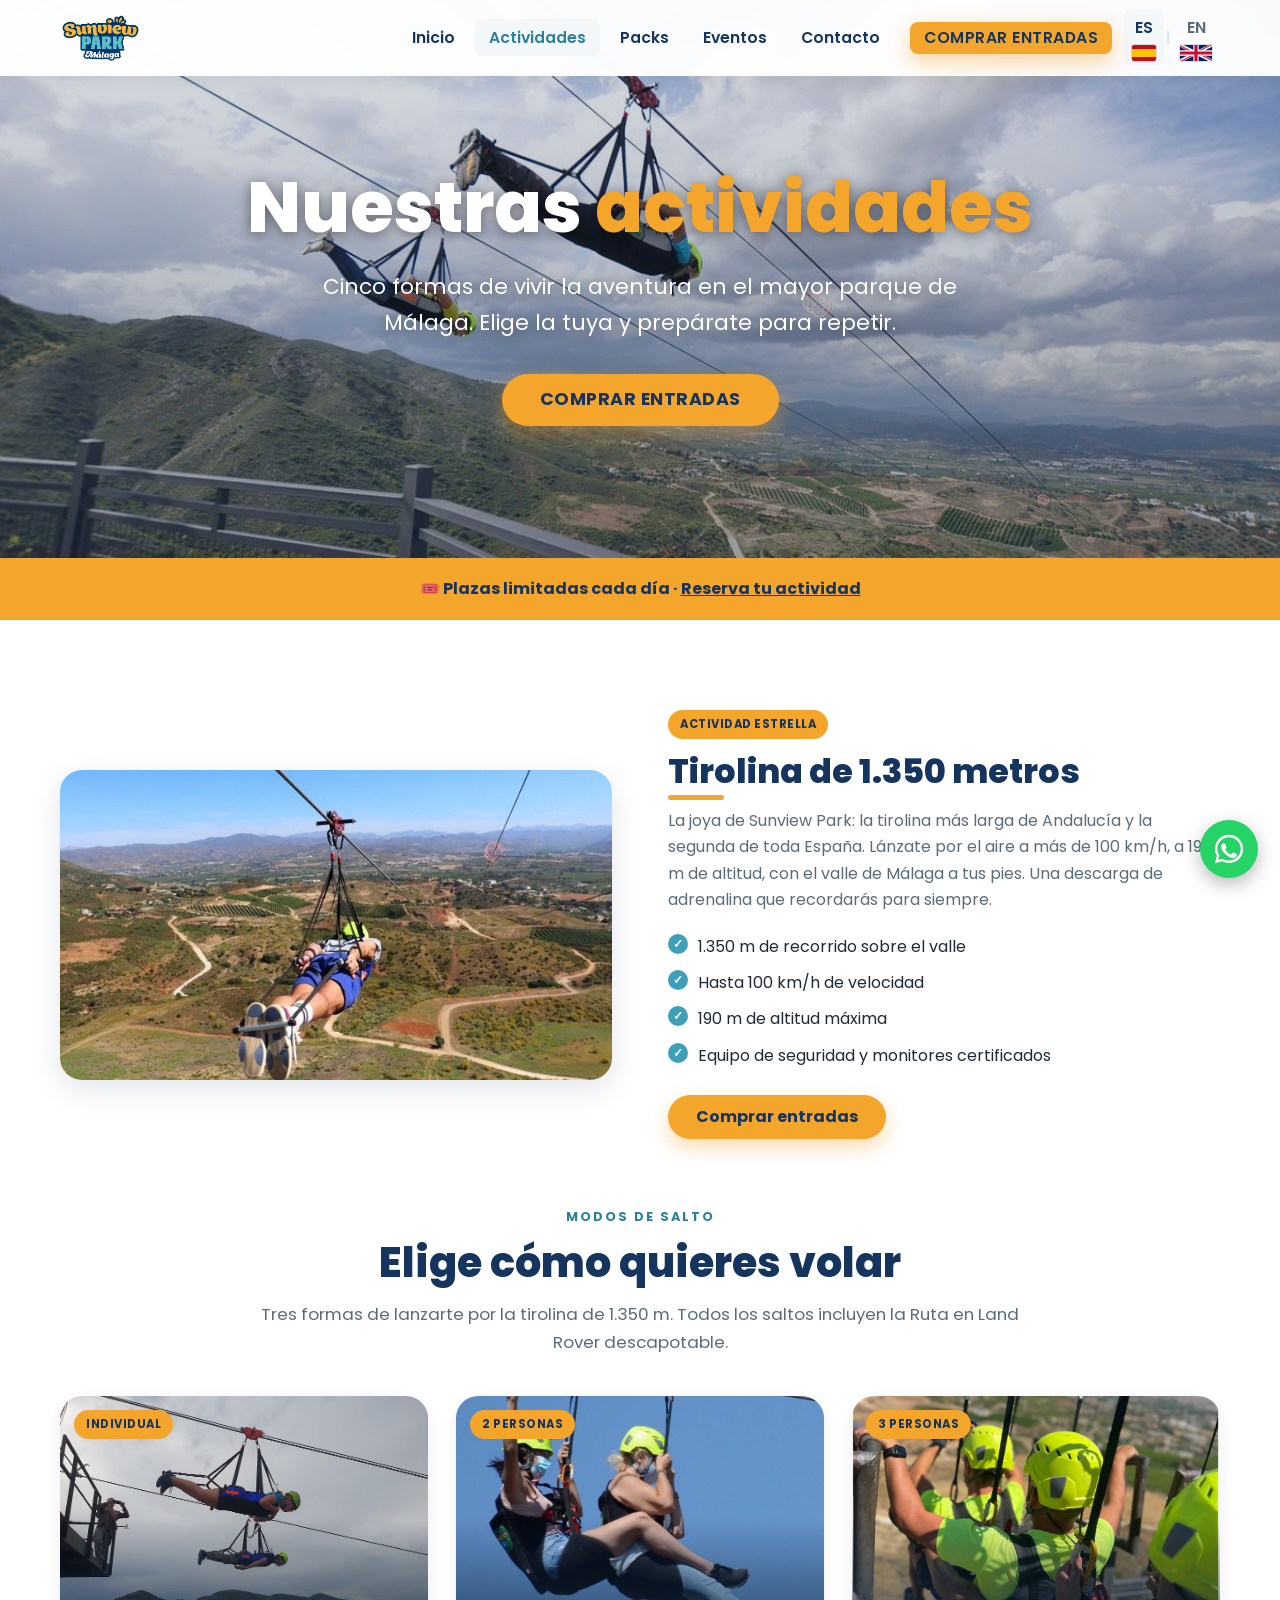
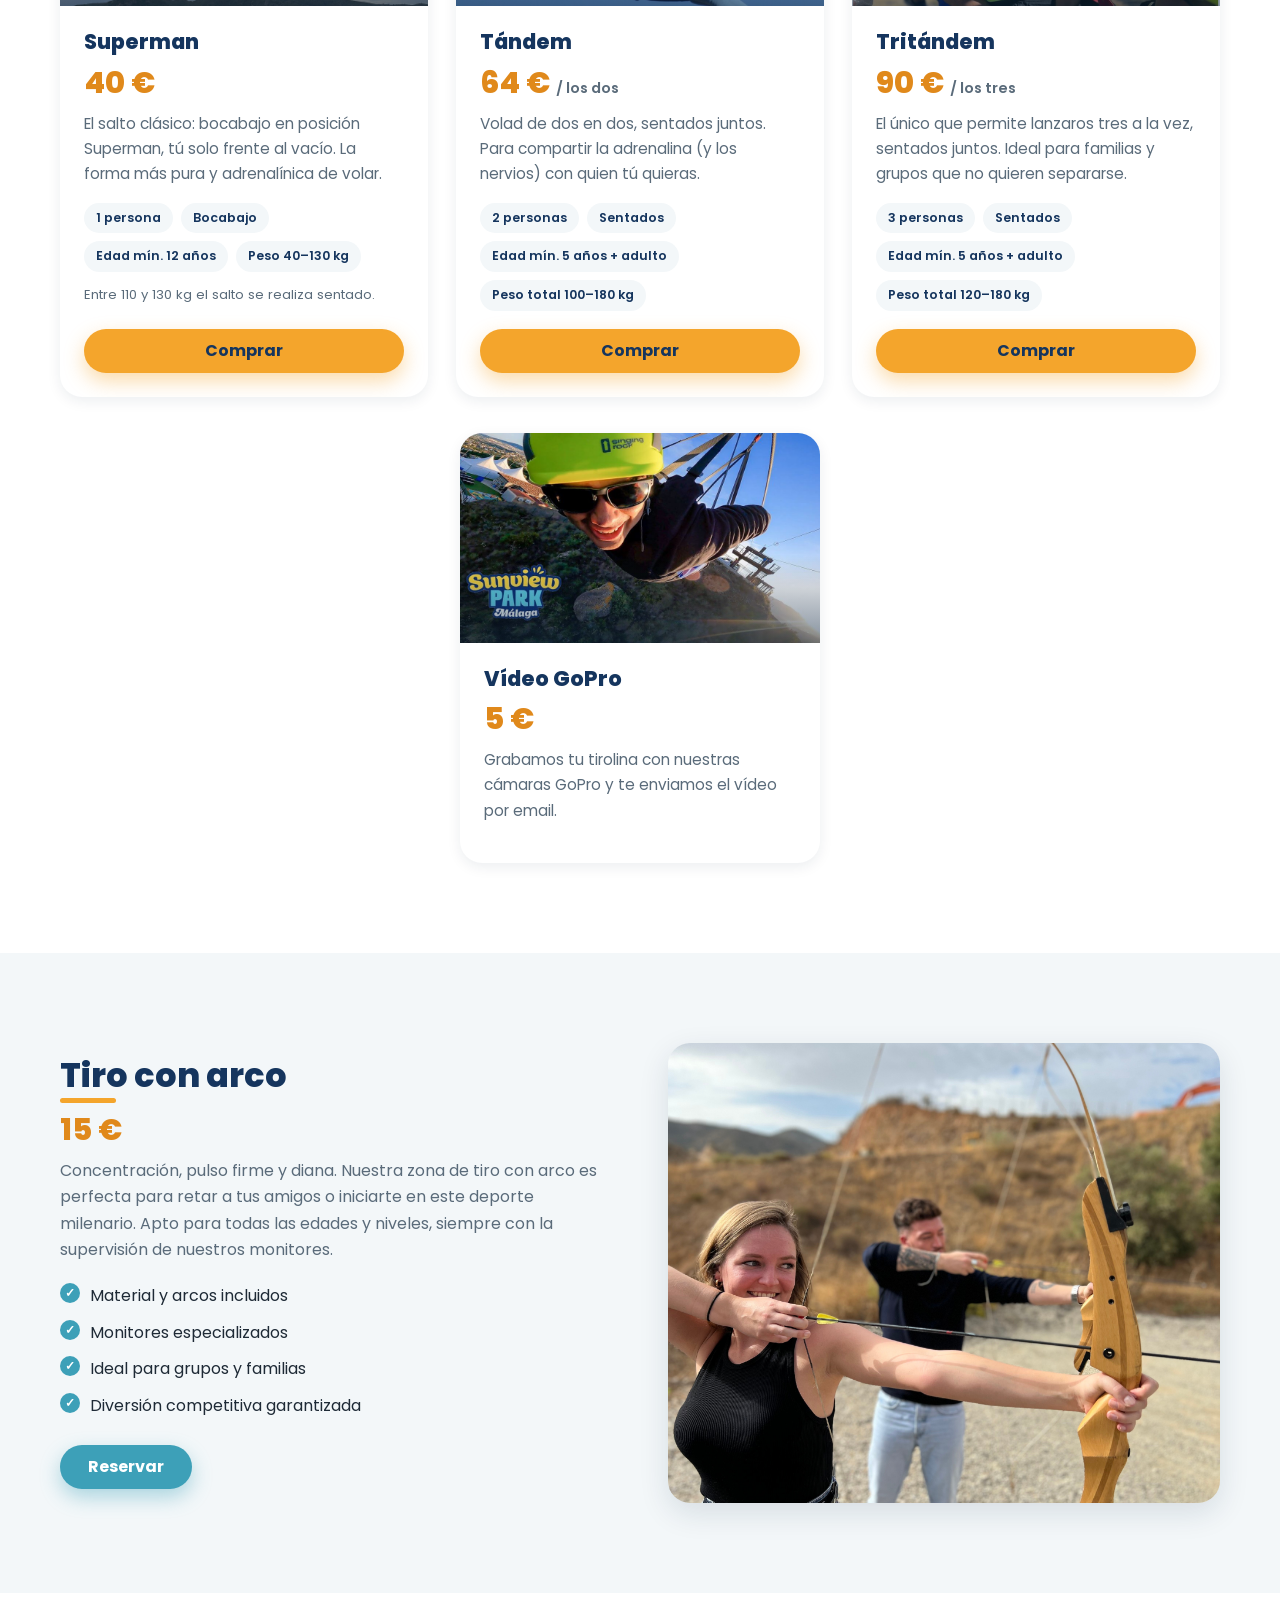
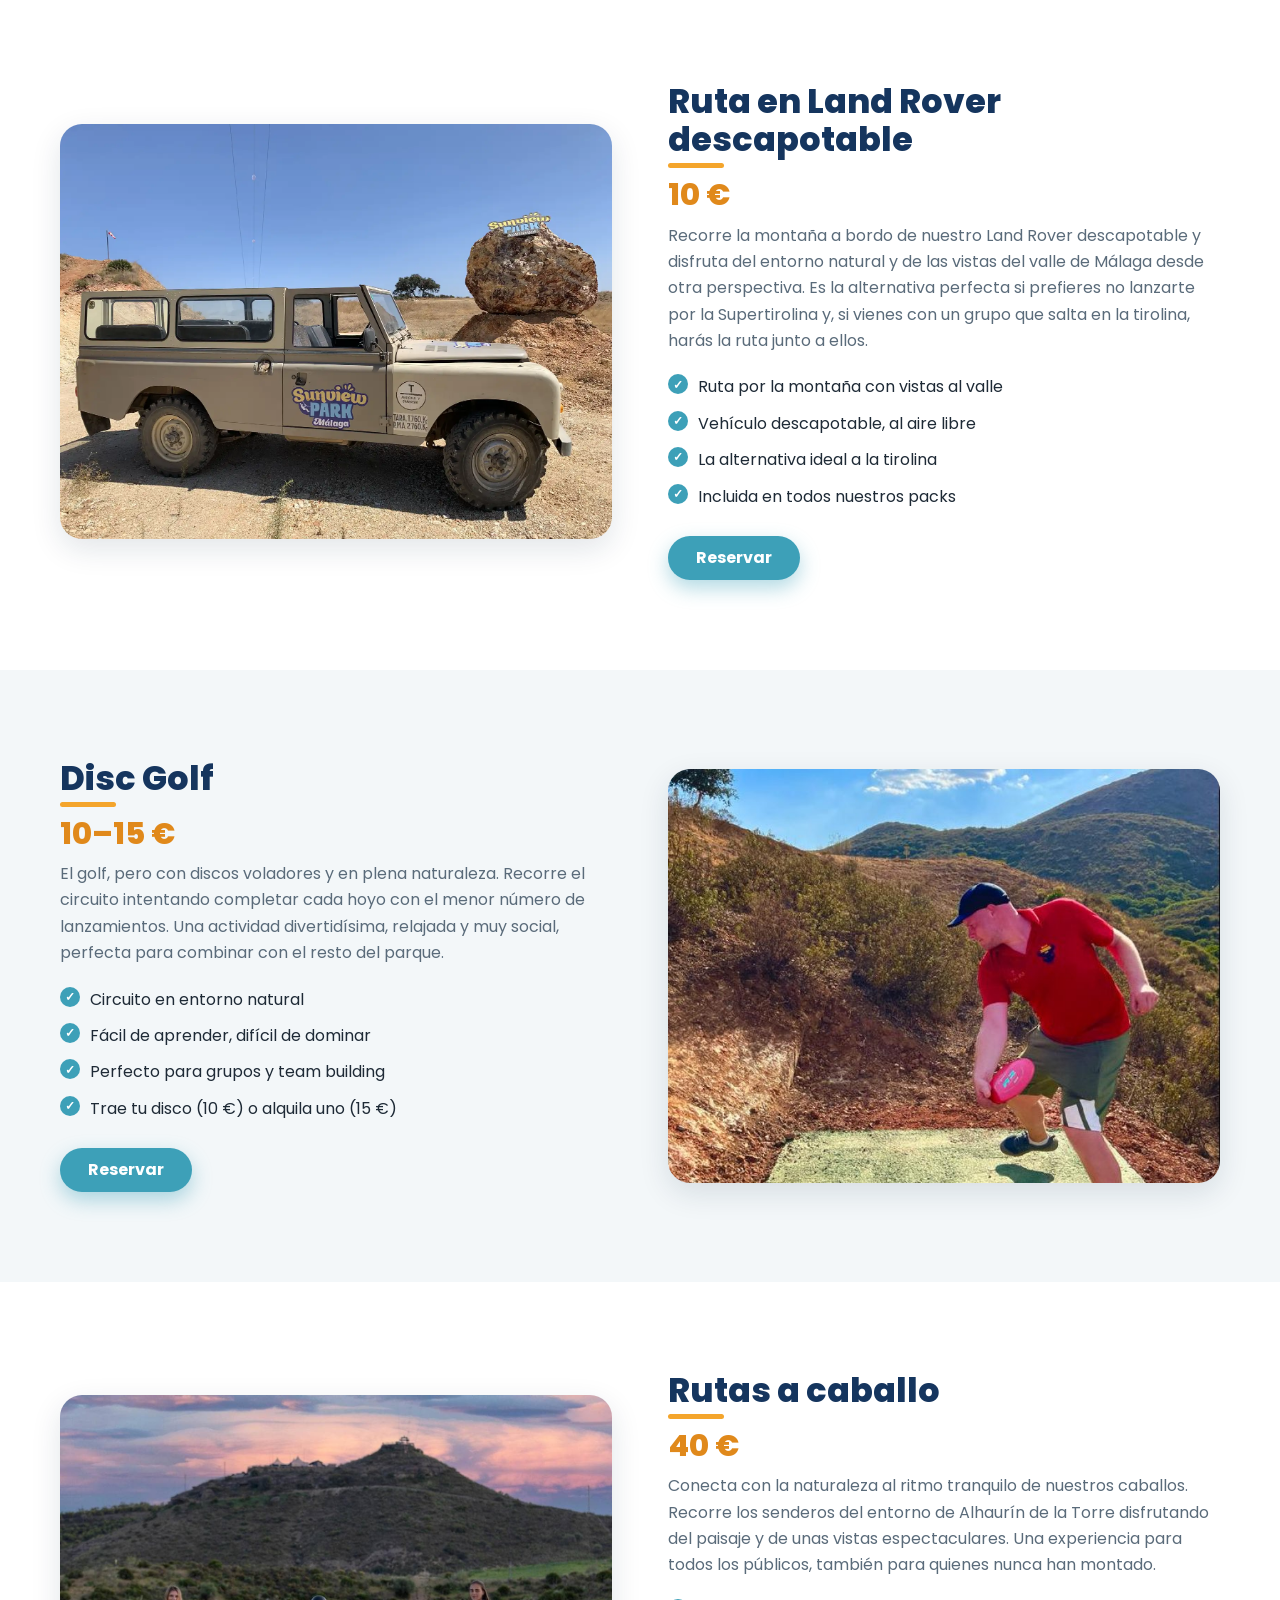
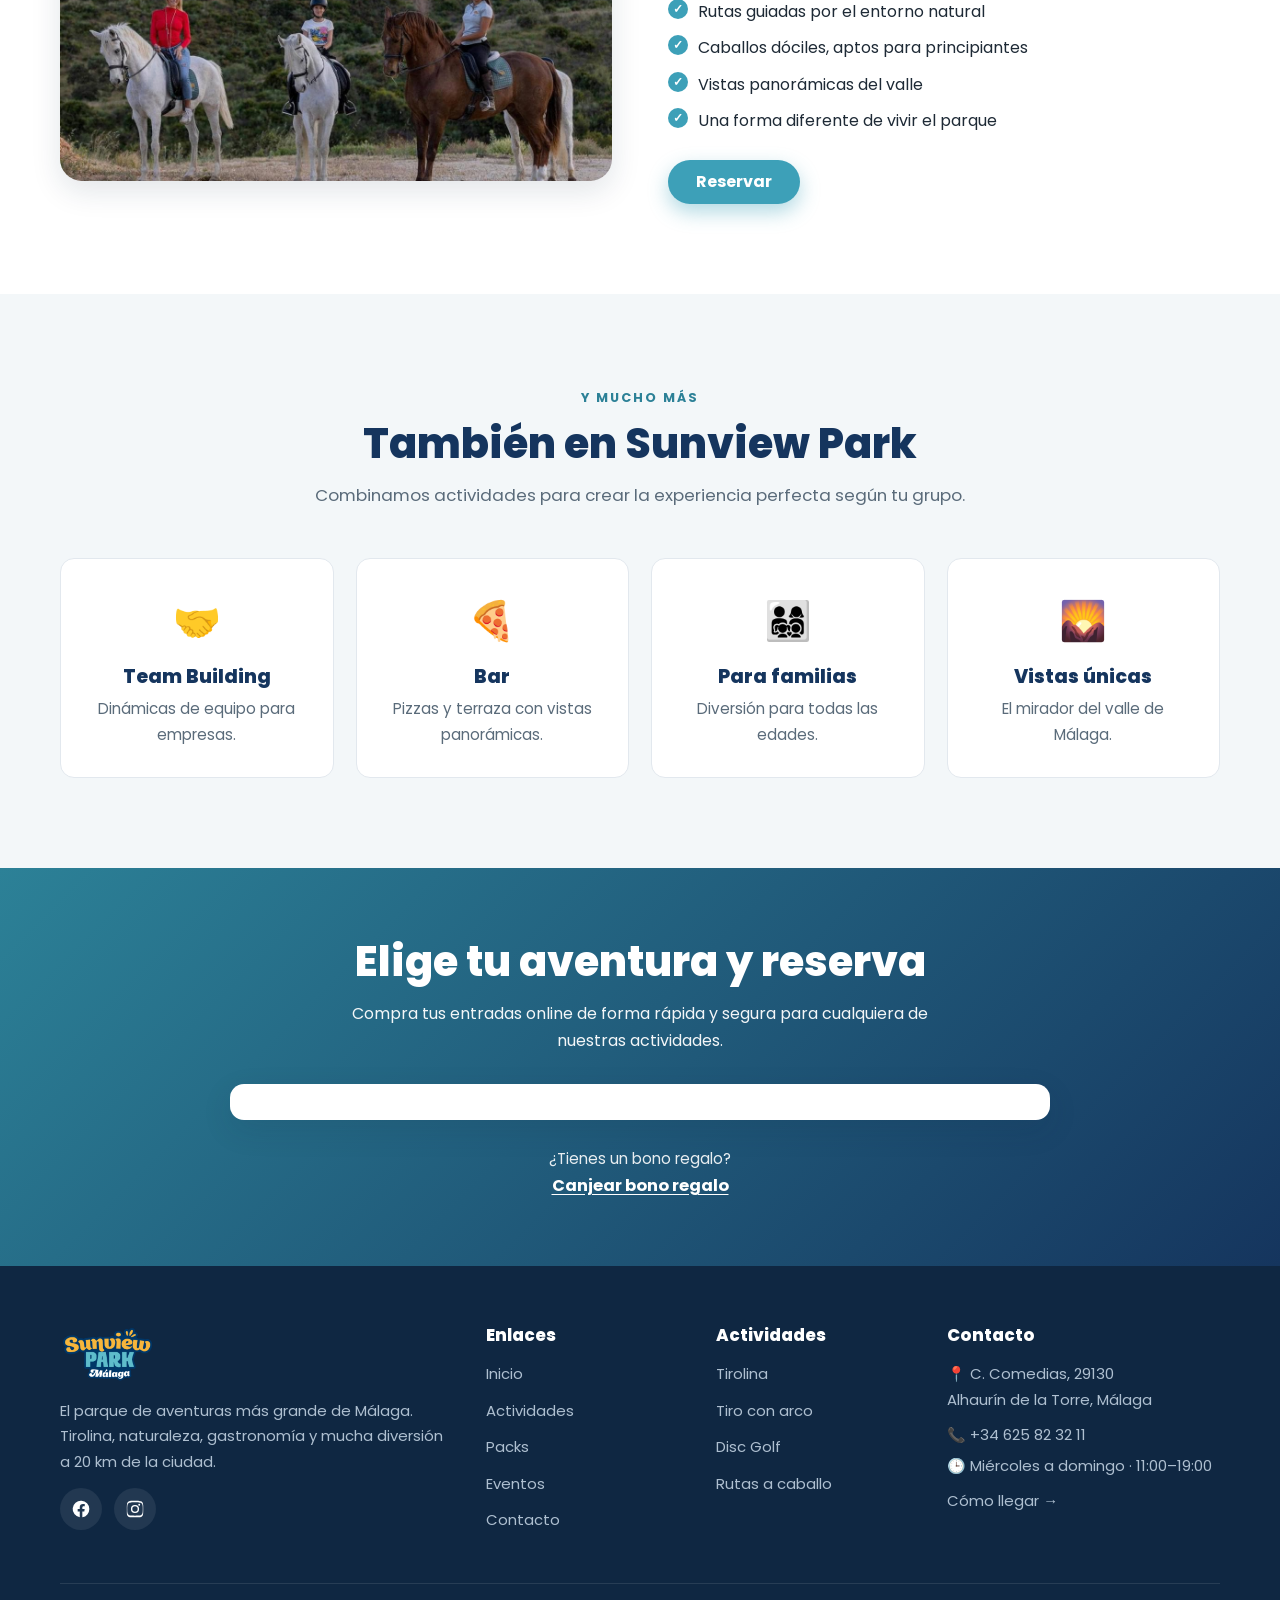
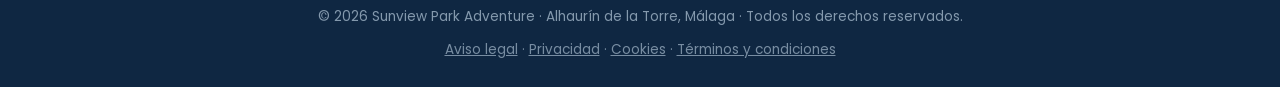
<file: actividades.html>
<!DOCTYPE html>
<html lang="es">
<head>
  <meta charset="UTF-8">
  <meta name="viewport" content="width=device-width, initial-scale=1.0">
  <title>Actividades | Sunview Park Adventure Málaga</title>
  <meta name="description" content="Tirolina de 1.350 m, tiro con arco, disc golf y rutas a caballo en Sunview Park Adventure, Alhaurín de la Torre (Málaga). Aventura para todas las edades.">
  <!-- SEO: canonical, hreflang, Open Graph, Twitter -->
  <link rel="canonical" href="https://sunviewpark.com/actividades.html">
  <link rel="alternate" hreflang="es" href="https://sunviewpark.com/actividades.html">
  <link rel="alternate" hreflang="en" href="https://sunviewpark.com/en/activities.html">
  <link rel="alternate" hreflang="x-default" href="https://sunviewpark.com/actividades.html">
  <meta property="og:type" content="website">
  <meta property="og:site_name" content="Sunview Park Adventure">
  <meta property="og:locale" content="es_ES">
  <meta property="og:title" content="Actividades | Sunview Park Adventure Málaga">
  <meta property="og:description" content="Tirolina de 1.350 m, tiro con arco, disc golf y rutas a caballo en Sunview Park Adventure, Alhaurín de la Torre (Málaga). Aventura para todas las edades.">
  <meta property="og:url" content="https://sunviewpark.com/actividades.html">
  <meta property="og:image" content="https://sunviewpark.com/images/og-image.jpg">
  <meta property="og:image:width" content="1200">
  <meta property="og:image:height" content="630">
  <meta name="twitter:card" content="summary_large_image">
  <meta name="twitter:title" content="Actividades | Sunview Park Adventure Málaga">
  <meta name="twitter:description" content="Tirolina de 1.350 m, tiro con arco, disc golf y rutas a caballo en Sunview Park Adventure, Alhaurín de la Torre (Málaga). Aventura para todas las edades.">
  <meta name="twitter:image" content="https://sunviewpark.com/images/og-image.jpg">

  <link rel="preconnect" href="https://fonts.googleapis.com">
  <link rel="preconnect" href="https://fonts.gstatic.com" crossorigin>
  <link href="https://fonts.googleapis.com/css2?family=Poppins:wght@400;500;600;700;800&display=swap" rel="stylesheet">

  <link rel="icon" type="image/png" href="images/logo.png">
  <link rel="stylesheet" href="style.css">
</head>
<body>

  <!-- ============================ NAVBAR ============================ -->
  <header class="navbar">
    <nav class="navbar__inner" aria-label="Navegación principal">
      <a href="index.html" class="navbar__logo" aria-label="Sunview Park - Inicio">
        <img src="images/logo.png" alt="Sunview Park Adventure">
      </a>
      <ul class="navbar__links" id="nav-links">
        <li><a href="index.html">Inicio</a></li>
        <li><a href="actividades.html" class="active">Actividades</a></li>
        <li><a href="packs.html">Packs</a></li>
        <li><a href="eventos.html">Eventos</a></li>
        <li><a href="contacto.html">Contacto</a></li>
        <li class="navbar__cta">
          <a href="#entradas" class="btn btn--ticket">Comprar entradas</a>
        </li>
        <li class="navbar__lang"><a href="actividades.html" class="active">ES <img src="images/flag-es.svg" alt="" class="flag"></a><span>|</span><a href="en/activities.html">EN <img src="images/flag-gb.svg" alt="" class="flag"></a></li>
      </ul>
      <button class="navbar__toggle" id="nav-toggle" aria-label="Abrir menú" aria-expanded="false" aria-controls="nav-links">
        <span></span><span></span><span></span>
      </button>
    </nav>
  </header>

  <!-- ============================= HERO ============================= -->
  <section class="hero hero--inner hero--activities" style="background-image: url('images/tirolina-sunview-park.jpg');">
    <div class="hero__banner" aria-hidden="true" style="background-image: url('images/tirolina-sunview-park.jpg');"></div>
    <div class="hero__content">
      <h1>Nuestras <span class="accent">actividades</span></h1>
      <p>Cinco formas de vivir la aventura en el mayor parque de Málaga. Elige la tuya y prepárate para repetir.</p>
      <div class="hero__actions">
        <a href="#entradas" class="btn btn--ticket btn--lg">Comprar entradas</a>
      </div>
    </div>
  </section>

  <div class="ticket-strip">
    🎟️ Plazas limitadas cada día · <a href="#entradas">Reserva tu actividad</a>
  </div>

  <!-- =========================== TIROLINA ========================== -->
  <section class="section" id="tirolina">
    <div class="container">
      <div class="feature reveal">
        <div class="feature__media">
          <img src="images/joven-tirolina-Alhaurin-Torre_1574253138_138567878_667x375.jpeg" alt="Persona volando en la tirolina de 1.350 m de Sunview Park, Málaga">
        </div>
        <div class="feature__body">
          <span class="card__tag" style="position:static;display:inline-block;margin-bottom:14px;">Actividad estrella</span>
          <h3 class="underline-accent">Tirolina de 1.350 metros</h3>
          <p>La joya de Sunview Park: la tirolina más larga de Andalucía y la segunda de toda España. Lánzate por el aire a más de 100 km/h, a 190 m de altitud, con el valle de Málaga a tus pies. Una descarga de adrenalina que recordarás para siempre.</p>
          <ul class="feature__list">
            <li>1.350 m de recorrido sobre el valle</li>
            <li>Hasta 100 km/h de velocidad</li>
            <li>190 m de altitud máxima</li>
            <li>Equipo de seguridad y monitores certificados</li>
          </ul>
          <a href="#entradas" class="btn btn--primary">Comprar entradas</a>
        </div>
      </div>

      <!-- Modos de salto -->
      <div class="section-head reveal" style="max-width:760px;margin:64px auto 40px;">
        <span class="eyebrow">Modos de salto</span>
        <h2>Elige cómo quieres volar</h2>
        <p>Tres formas de lanzarte por la tirolina de 1.350 m. Todos los saltos incluyen la Ruta en Land Rover descapotable.</p>
      </div>

      <div class="cards">
        <!-- Superman (individual) -->
        <article class="card reveal">
          <div class="card__media">
            <img src="images/superman.jpeg" alt="Salto Superman individual en la tirolina de Sunview Park">
            <span class="card__tag">Individual</span>
          </div>
          <div class="card__body">
            <h3>Superman</h3>
            <div class="card__price">40&nbsp;€</div>
            <p>El salto clásico: bocabajo en posición Superman, tú solo frente al vacío. La forma más pura y adrenalínica de volar.</p>
            <div class="card__features">
              <span>1 persona</span><span>Bocabajo</span><span>Edad mín. 12 años</span><span>Peso 40–130 kg</span>
            </div>
            <p style="font-size:.82rem;color:var(--color-text-soft);margin:-6px 0 16px;">Entre 110 y 130 kg el salto se realiza sentado.</p>
            <a href="#entradas" class="btn btn--primary">Comprar</a>
          </div>
        </article>

        <!-- Tándem (2 personas) -->
        <article class="card reveal">
          <div class="card__media">
            <img src="images/tandem.jpg" alt="Salto en tándem, dos personas, en la tirolina de Sunview Park">
            <span class="card__tag">2 personas</span>
          </div>
          <div class="card__body">
            <h3>Tándem</h3>
            <div class="card__price">64&nbsp;€ <small>/ los dos</small></div>
            <p>Volad de dos en dos, sentados juntos. Para compartir la adrenalina (y los nervios) con quien tú quieras.</p>
            <div class="card__features">
              <span>2 personas</span><span>Sentados</span><span>Edad mín. 5 años + adulto</span><span>Peso total 100–180 kg</span>
            </div>
            <a href="#entradas" class="btn btn--primary">Comprar</a>
          </div>
        </article>

        <!-- Tritándem (3 personas) -->
        <article class="card reveal">
          <div class="card__media">
            <img src="images/tritandem.png" alt="Salto en tritándem, tres personas, en la tirolina de Sunview Park">
            <span class="card__tag">3 personas</span>
          </div>
          <div class="card__body">
            <h3>Tritándem</h3>
            <div class="card__price">90&nbsp;€ <small>/ los tres</small></div>
            <p>El único que permite lanzaros tres a la vez, sentados juntos. Ideal para familias y grupos que no quieren separarse.</p>
            <div class="card__features">
              <span>3 personas</span><span>Sentados</span><span>Edad mín. 5 años + adulto</span><span>Peso total 120–180 kg</span>
            </div>
            <a href="#entradas" class="btn btn--primary">Comprar</a>
          </div>
        </article>
      </div>

      <article class="card reveal" style="max-width:360px;margin:36px auto 0;">
        <div class="card__media"><img src="images/GoPro-2-1024x576.jpg" alt="Persona grabándose con cámara GoPro mientras vuela en la tirolina de Sunview Park"></div>
        <div class="card__body">
          <h3>Vídeo GoPro</h3>
          <div class="card__price">5&nbsp;€</div>
          <p>Grabamos tu tirolina con nuestras cámaras GoPro y te enviamos el vídeo por email.</p>
        </div>
      </article>
    </div>
  </section>

  <!-- ========================= TIRO CON ARCO ======================= -->
  <section class="section section--alt" id="arco">
    <div class="container">
      <div class="feature feature--reverse reveal">
        <div class="feature__media">
          <img src="images/arco.png" alt="Tiro con arco en Sunview Park, Málaga">
        </div>
        <div class="feature__body">
          <h3 class="underline-accent">Tiro con arco</h3>
          <div class="card__price">15&nbsp;€</div>
          <p>Concentración, pulso firme y diana. Nuestra zona de tiro con arco es perfecta para retar a tus amigos o iniciarte en este deporte milenario. Apto para todas las edades y niveles, siempre con la supervisión de nuestros monitores.</p>
          <ul class="feature__list">
            <li>Material y arcos incluidos</li>
            <li>Monitores especializados</li>
            <li>Ideal para grupos y familias</li>
            <li>Diversión competitiva garantizada</li>
          </ul>
          <a href="#entradas" class="btn btn--teal">Reservar</a>
        </div>
      </div>
    </div>
  </section>

  <!-- ======================= RUTA EN LAND ROVER ==================== -->
  <section class="section" id="landrover">
    <div class="container">
      <div class="feature reveal">
        <div class="feature__media">
          <img src="images/landrover.webp" alt="Ruta en Land Rover descapotable por la montaña en Sunview Park">
        </div>
        <div class="feature__body">
          <h3 class="underline-accent">Ruta en Land Rover descapotable</h3>
          <div class="card__price">10&nbsp;€</div>
          <p>Recorre la montaña a bordo de nuestro Land Rover descapotable y disfruta del entorno natural y de las vistas del valle de Málaga desde otra perspectiva. Es la alternativa perfecta si prefieres no lanzarte por la Supertirolina y, si vienes con un grupo que salta en la tirolina, harás la ruta junto a ellos.</p>
          <ul class="feature__list">
            <li>Ruta por la montaña con vistas al valle</li>
            <li>Vehículo descapotable, al aire libre</li>
            <li>La alternativa ideal a la tirolina</li>
            <li>Incluida en todos nuestros packs</li>
          </ul>
          <a href="#entradas" class="btn btn--teal">Reservar</a>
        </div>
      </div>
    </div>
  </section>

  <!-- =========================== DISC GOLF ========================= -->
  <section class="section section--alt" id="discgolf">
    <div class="container">
      <div class="feature feature--reverse reveal">
        <div class="feature__media">
          <img src="images/disc-golf.jpg" alt="Jugador de disc golf en Sunview Park, Málaga">
        </div>
        <div class="feature__body">
          <h3 class="underline-accent">Disc Golf</h3>
          <div class="card__price">10–15&nbsp;€</div>
          <p>El golf, pero con discos voladores y en plena naturaleza. Recorre el circuito intentando completar cada hoyo con el menor número de lanzamientos. Una actividad divertidísima, relajada y muy social, perfecta para combinar con el resto del parque.</p>
          <ul class="feature__list">
            <li>Circuito en entorno natural</li>
            <li>Fácil de aprender, difícil de dominar</li>
            <li>Perfecto para grupos y team building</li>
            <li>Trae tu disco (10&nbsp;€) o alquila uno (15&nbsp;€)</li>
          </ul>
          <a href="#entradas" class="btn btn--teal">Reservar</a>
        </div>
      </div>
    </div>
  </section>

  <!-- ========================= RUTAS A CABALLO ===================== -->
  <section class="section" id="caballo">
    <div class="container">
      <div class="feature reveal">
        <div class="feature__media">
          <img src="images/caballo.jpg" alt="Rutas a caballo al atardecer en Sunview Park, Alhaurín de la Torre">
        </div>
        <div class="feature__body">
          <h3 class="underline-accent">Rutas a caballo</h3>
          <div class="card__price">40&nbsp;€</div>
          <p>Conecta con la naturaleza al ritmo tranquilo de nuestros caballos. Recorre los senderos del entorno de Alhaurín de la Torre disfrutando del paisaje y de unas vistas espectaculares. Una experiencia para todos los públicos, también para quienes nunca han montado.</p>
          <ul class="feature__list">
            <li>Rutas guiadas por el entorno natural</li>
            <li>Caballos dóciles, aptos para principiantes</li>
            <li>Vistas panorámicas del valle</li>
            <li>Una forma diferente de vivir el parque</li>
          </ul>
          <a href="#entradas" class="btn btn--teal">Reservar</a>
        </div>
      </div>
    </div>
  </section>

  <!-- ====================== TEAM BUILDING / EXTRA ================== -->
  <section class="section section--alt">
    <div class="container">
      <div class="section-head reveal">
        <span class="eyebrow">Y mucho más</span>
        <h2>También en Sunview Park</h2>
        <p>Combinamos actividades para crear la experiencia perfecta según tu grupo.</p>
      </div>
      <div class="icon-cards">
        <div class="icon-card reveal"><span class="icon">🤝</span><h3>Team Building</h3><p>Dinámicas de equipo para empresas.</p></div>
        <div class="icon-card reveal"><span class="icon">🍕</span><h3>Bar</h3><p>Pizzas y terraza con vistas panorámicas.</p></div>
        <div class="icon-card reveal"><span class="icon">👨‍👩‍👧‍👦</span><h3>Para familias</h3><p>Diversión para todas las edades.</p></div>
        <div class="icon-card reveal"><span class="icon">🌄</span><h3>Vistas únicas</h3><p>El mirador del valle de Málaga.</p></div>
      </div>
    </div>
  </section>

  <!-- ================== BANDA CTA / ENTRADAS (Turitop) ============= -->
  <section class="cta-band" id="entradas">
    <div class="container">
      <h2>Elige tu aventura y reserva</h2>
      <p>Compra tus entradas online de forma rápida y segura para cualquiera de nuestras actividades.</p>
      <!-- Calendario de venta de entradas Turitop · servicio P1 (Parque aventuras) -->
      <div class="turitop-box">
        <div class="load-turitop" data-service="P1" data-lang="es" data-embed="box"></div>
      </div>

      <!-- Canjear un bono regalo (Turitop) -->
      <div class="cta-band__gift">
        <span>¿Tienes un bono regalo?</span>
        <h1 id="redeemgv" class="load-turitop" style="text-align:center;" data-lang="es" data-embed="redeemgv" data-service=" " data-category=" " data-version=" " data-datepickeravailability=" " data-servicename=" ">Canjear bono regalo</h1>
      </div>
    </div>
  </section>

  <!-- ============================ FOOTER ============================ -->
  <footer class="footer">
    <div class="container">
      <div class="footer__grid">
        <div>
          <div class="footer__logo"><img src="images/logo.png" alt="Sunview Park Adventure"></div>
          <p>El parque de aventuras más grande de Málaga. Tirolina, naturaleza, gastronomía y mucha diversión a 20 km de la ciudad.</p>
          <div class="footer__social">
            <a href="https://www.facebook.com/sunviewparkadventure" target="_blank" rel="noopener" aria-label="Facebook">
              <svg viewBox="0 0 24 24"><path d="M22 12a10 10 0 1 0-11.5 9.9v-7H8v-2.9h2.5V9.8c0-2.5 1.5-3.9 3.8-3.9 1.1 0 2.2.2 2.2.2v2.5h-1.3c-1.2 0-1.6.8-1.6 1.6v1.8h2.8l-.4 2.9h-2.4v7A10 10 0 0 0 22 12z"/></svg>
            </a>
            <a href="https://www.instagram.com/sunviewparkadventure" target="_blank" rel="noopener" aria-label="Instagram">
              <svg viewBox="0 0 24 24"><path d="M12 2.2c3.2 0 3.6 0 4.9.1 1.2.1 1.8.3 2.2.4.6.2 1 .4 1.4.9.5.4.7.8.9 1.4.1.4.3 1 .4 2.2.1 1.3.1 1.7.1 4.9s0 3.6-.1 4.9c-.1 1.2-.3 1.8-.4 2.2-.2.6-.4 1-.9 1.4-.4.5-.8.7-1.4.9-.4.1-1 .3-2.2.4-1.3.1-1.7.1-4.9.1s-3.6 0-4.9-.1c-1.2-.1-1.8-.3-2.2-.4-.6-.2-1-.4-1.4-.9-.5-.4-.7-.8-.9-1.4-.1-.4-.3-1-.4-2.2C2.2 15.6 2.2 15.2 2.2 12s0-3.6.1-4.9c.1-1.2.3-1.8.4-2.2.2-.6.4-1 .9-1.4.4-.5.8-.7 1.4-.9.4-.1 1-.3 2.2-.4C8.4 2.2 8.8 2.2 12 2.2zm0 1.8c-3.1 0-3.5 0-4.7.1-1.1.1-1.7.2-2.1.4-.5.2-.9.4-1.2.8-.4.3-.6.7-.8 1.2-.2.4-.3 1-.4 2.1C2.7 9.8 2.7 10.2 2.7 12s0 2.2.1 3.4c.1 1.1.2 1.7.4 2.1.2.5.4.9.8 1.2.3.4.7.6 1.2.8.4.2 1 .3 2.1.4 1.2.1 1.6.1 4.7.1s3.5 0 4.7-.1c1.1-.1 1.7-.2 2.1-.4.5-.2.9-.4 1.2-.8.4-.3.6-.7.8-1.2.2-.4.3-1 .4-2.1.1-1.2.1-1.6.1-3.4s0-2.2-.1-3.4c-.1-1.1-.2-1.7-.4-2.1-.2-.5-.4-.9-.8-1.2-.3-.4-.7-.6-1.2-.8-.4-.2-1-.3-2.1-.4-1.2-.1-1.6-.1-4.7-.1zm0 3.1a4.9 4.9 0 1 1 0 9.8 4.9 4.9 0 0 1 0-9.8zm0 8.1a3.2 3.2 0 1 0 0-6.4 3.2 3.2 0 0 0 0 6.4zm6.2-8.3a1.1 1.1 0 1 1-2.3 0 1.1 1.1 0 0 1 2.3 0z"/></svg>
            </a>
          </div>
        </div>
        <div>
          <h4>Enlaces</h4>
          <ul class="footer__links">
            <li><a href="index.html">Inicio</a></li>
            <li><a href="actividades.html">Actividades</a></li>
            <li><a href="packs.html">Packs</a></li>
            <li><a href="eventos.html">Eventos</a></li>
            <li><a href="contacto.html">Contacto</a></li>
          </ul>
        </div>
        <div>
          <h4>Actividades</h4>
          <ul class="footer__links">
            <li><a href="actividades.html#tirolina">Tirolina</a></li>
            <li><a href="actividades.html#arco">Tiro con arco</a></li>
            <li><a href="actividades.html#discgolf">Disc Golf</a></li>
            <li><a href="actividades.html#caballo">Rutas a caballo</a></li>
          </ul>
        </div>
        <div>
          <h4>Contacto</h4>
          <p>📍 C. Comedias, 29130<br>Alhaurín de la Torre, Málaga</p>
          <p style="margin-top:10px;">📞 <a href="tel:+34625823211">+34 625 82 32 11</a></p>
          <p style="margin-top:6px;">🕒 Miércoles a domingo · 11:00–19:00</p>
          <p style="margin-top:10px;"><a href="contacto.html">Cómo llegar →</a></p>
        </div>
      </div>
      <div class="footer__bottom">
        © <span data-year>2026</span> Sunview Park Adventure · Alhaurín de la Torre, Málaga · Todos los derechos reservados.
        <span class="footer__legal"><a href="aviso-legal.html">Aviso legal</a> · <a href="politica-de-privacidad.html">Privacidad</a> · <a href="politica-de-cookies.html">Cookies</a> · <a href="terminos-y-condiciones.html">Términos y condiciones</a></span>
      </div>
    </div>
  </footer>

  <!-- Botón flotante de WhatsApp (número de PRUEBA +34 637217294, cambiar por el real) -->
  <a class="whatsapp-fab" href="https://wa.me/34637217294?text=Hola%2C%20me%20gustar%C3%ADa%20m%C3%A1s%20informaci%C3%B3n%20sobre%20Sunview%20Park" target="_blank" rel="noopener" aria-label="Escríbenos por WhatsApp">
    <svg viewBox="0 0 24 24" aria-hidden="true" focusable="false"><path d="M12.04 2C6.58 2 2.13 6.45 2.13 11.91c0 1.75.46 3.45 1.32 4.95L2 22l5.25-1.38c1.45.79 3.08 1.21 4.79 1.21h.01c5.46 0 9.91-4.45 9.91-9.91 0-2.65-1.03-5.14-2.9-7.01A9.82 9.82 0 0012.04 2zm0 1.67c2.2 0 4.27.86 5.82 2.42a8.18 8.18 0 012.41 5.82c0 4.54-3.7 8.24-8.25 8.24-1.5 0-2.97-.4-4.25-1.16l-.3-.18-3.12.82.83-3.04-.2-.31a8.18 8.18 0 01-1.26-4.37c0-4.54 3.7-8.24 8.25-8.24zm-3.9 4.32c-.18 0-.48.07-.73.34-.25.27-.96.94-.96 2.29 0 1.35.98 2.65 1.12 2.84.14.18 1.93 2.95 4.68 4.13.65.28 1.16.45 1.56.58.65.21 1.25.18 1.72.11.52-.08 1.6-.65 1.83-1.28.23-.63.23-1.17.16-1.28-.07-.11-.25-.18-.53-.32-.27-.14-1.6-.79-1.85-.88-.25-.09-.43-.14-.61.14-.18.27-.7.88-.86 1.06-.16.18-.32.2-.59.07-.27-.14-1.13-.42-2.16-1.33-.8-.71-1.34-1.59-1.5-1.86-.16-.27-.02-.42.12-.55.12-.12.27-.32.41-.48.14-.16.18-.27.27-.45.09-.18.05-.34-.02-.48-.07-.14-.61-1.47-.83-2.01-.22-.53-.44-.46-.61-.47l-.52-.01z"/></svg>
  </a>

  <script src="main.js"></script>

  <!-- Turitop: cargador del widget (codigo oficial, una sola vez en el footer) -->
  <script id="js-turitop" src="https://app.turitop.com/js/load-turitop.min.js" data-company="S1143" data-buttoncolor="green" data-afftag="ttafid"></script>
</body>
</html>
</file>
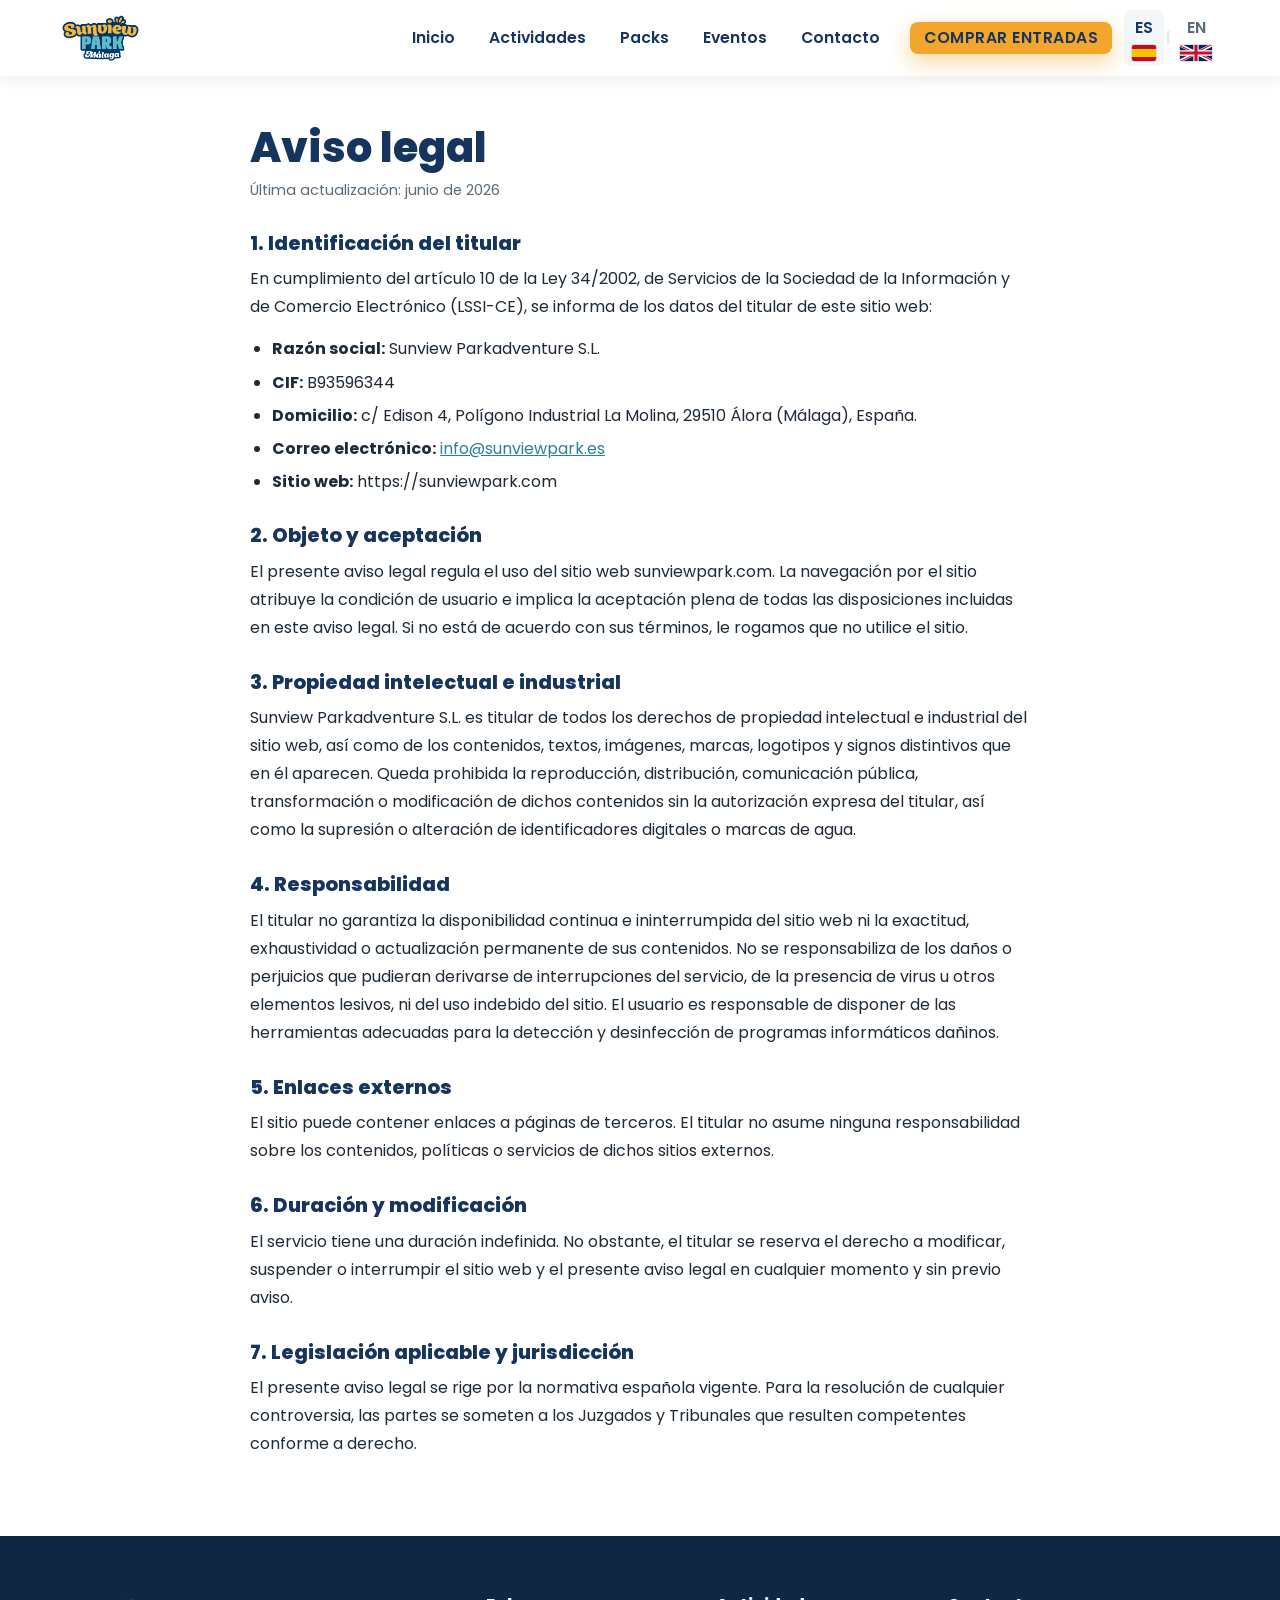
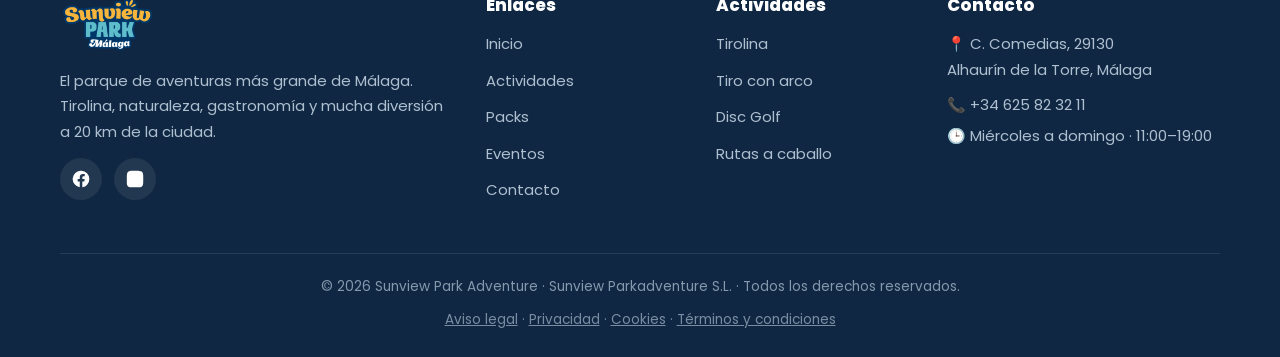
<file: aviso-legal.html>
<!DOCTYPE html>
<html lang="es">
<head>
  <meta charset="UTF-8">
  <meta name="viewport" content="width=device-width, initial-scale=1.0">
  <title>Aviso legal | Sunview Park Adventure</title>
  <meta name="description" content="Aviso legal de Sunview Park Adventure (Sunview Parkadventure S.L., CIF B93596344).">
  <link rel="canonical" href="https://sunviewpark.com/aviso-legal.html">
  <meta name="robots" content="index, follow">
  <link rel="preconnect" href="https://fonts.googleapis.com">
  <link rel="preconnect" href="https://fonts.gstatic.com" crossorigin>
  <link href="https://fonts.googleapis.com/css2?family=Poppins:wght@400;500;600;700;800&display=swap" rel="stylesheet">
  <link rel="icon" type="image/png" href="images/logo.png">
  <link rel="stylesheet" href="style.css">
</head>
<body>

  <header class="navbar">
    <nav class="navbar__inner" aria-label="Navegación principal">
      <a href="index.html" class="navbar__logo" aria-label="Sunview Park - Inicio">
        <img src="images/logo.png" alt="Sunview Park Adventure">
      </a>
      <ul class="navbar__links" id="nav-links">
        <li><a href="index.html">Inicio</a></li>
        <li><a href="actividades.html">Actividades</a></li>
        <li><a href="packs.html">Packs</a></li>
        <li><a href="eventos.html">Eventos</a></li>
        <li><a href="contacto.html">Contacto</a></li>
        <li class="navbar__cta"><a href="index.html#entradas" class="btn btn--ticket">Comprar entradas</a></li>
        <li class="navbar__lang"><a href="aviso-legal.html" class="active">ES <img src="images/flag-es.svg" alt="" class="flag"></a><span>|</span><a href="en/index.html">EN <img src="images/flag-gb.svg" alt="" class="flag"></a></li>
      </ul>
      <button class="navbar__toggle" id="nav-toggle" aria-label="Abrir menú" aria-expanded="false" aria-controls="nav-links">
        <span></span><span></span><span></span>
      </button>
    </nav>
  </header>

  <main class="legal-page">
    <div class="container">
      <h1>Aviso legal</h1>
      <p class="legal-updated">Última actualización: junio de 2026</p>

      <h2>1. Identificación del titular</h2>
      <p>En cumplimiento del artículo 10 de la Ley 34/2002, de Servicios de la Sociedad de la Información y de Comercio Electrónico (LSSI-CE), se informa de los datos del titular de este sitio web:</p>
      <ul>
        <li><strong>Razón social:</strong> Sunview Parkadventure S.L.</li>
        <li><strong>CIF:</strong> B93596344</li>
        <li><strong>Domicilio:</strong> c/ Edison 4, Polígono Industrial La Molina, 29510 Álora (Málaga), España.</li>
        <li><strong>Correo electrónico:</strong> <a href="mailto:info@sunviewpark.es">info@sunviewpark.es</a></li>
        <li><strong>Sitio web:</strong> https://sunviewpark.com</li>
      </ul>

      <h2>2. Objeto y aceptación</h2>
      <p>El presente aviso legal regula el uso del sitio web sunviewpark.com. La navegación por el sitio atribuye la condición de usuario e implica la aceptación plena de todas las disposiciones incluidas en este aviso legal. Si no está de acuerdo con sus términos, le rogamos que no utilice el sitio.</p>

      <h2>3. Propiedad intelectual e industrial</h2>
      <p>Sunview Parkadventure S.L. es titular de todos los derechos de propiedad intelectual e industrial del sitio web, así como de los contenidos, textos, imágenes, marcas, logotipos y signos distintivos que en él aparecen. Queda prohibida la reproducción, distribución, comunicación pública, transformación o modificación de dichos contenidos sin la autorización expresa del titular, así como la supresión o alteración de identificadores digitales o marcas de agua.</p>

      <h2>4. Responsabilidad</h2>
      <p>El titular no garantiza la disponibilidad continua e ininterrumpida del sitio web ni la exactitud, exhaustividad o actualización permanente de sus contenidos. No se responsabiliza de los daños o perjuicios que pudieran derivarse de interrupciones del servicio, de la presencia de virus u otros elementos lesivos, ni del uso indebido del sitio. El usuario es responsable de disponer de las herramientas adecuadas para la detección y desinfección de programas informáticos dañinos.</p>

      <h2>5. Enlaces externos</h2>
      <p>El sitio puede contener enlaces a páginas de terceros. El titular no asume ninguna responsabilidad sobre los contenidos, políticas o servicios de dichos sitios externos.</p>

      <h2>6. Duración y modificación</h2>
      <p>El servicio tiene una duración indefinida. No obstante, el titular se reserva el derecho a modificar, suspender o interrumpir el sitio web y el presente aviso legal en cualquier momento y sin previo aviso.</p>

      <h2>7. Legislación aplicable y jurisdicción</h2>
      <p>El presente aviso legal se rige por la normativa española vigente. Para la resolución de cualquier controversia, las partes se someten a los Juzgados y Tribunales que resulten competentes conforme a derecho.</p>
    </div>
  </main>

  <footer class="footer">
    <div class="container">
      <div class="footer__grid">
        <div>
          <div class="footer__logo"><img src="images/logo.png" alt="Sunview Park Adventure"></div>
          <p>El parque de aventuras más grande de Málaga. Tirolina, naturaleza, gastronomía y mucha diversión a 20 km de la ciudad.</p>
          <div class="footer__social">
            <a href="https://www.facebook.com/sunviewparkadventure" target="_blank" rel="noopener" aria-label="Facebook"><svg viewBox="0 0 24 24"><path d="M22 12a10 10 0 1 0-11.5 9.9v-7H8v-2.9h2.5V9.8c0-2.5 1.5-3.9 3.8-3.9 1.1 0 2.2.2 2.2.2v2.5h-1.3c-1.2 0-1.6.8-1.6 1.6v1.8h2.8l-.4 2.9h-2.4v7A10 10 0 0 0 22 12z"/></svg></a>
            <a href="https://www.instagram.com/sunviewparkadventure" target="_blank" rel="noopener" aria-label="Instagram"><svg viewBox="0 0 24 24"><path d="M12 2.2c3.2 0 3.6 0 4.9.1 1.2.1 1.8.3 2.2.4.6.2 1 .4 1.4.9.5.4.7.8.9 1.4.1.4.3 1 .4 2.2.1 1.3.1 1.7.1 4.9s0 3.6-.1 4.9c-.1 1.2-.3 1.8-.4 2.2-.2.6-.4 1-.9 1.4-.4.5-.8.7-1.4.9-.4.1-1 .3-2.2.4-1.3.1-1.7.1-4.9.1s-3.6 0-4.9-.1c-1.2-.1-1.8-.3-2.2-.4-.6-.2-1-.4-1.4-.9-.5-.4-.7-.8-.9-1.4-.1-.4-.3-1-.4-2.2C2.2 15.6 2.2 15.2 2.2 12s0-3.6.1-4.9c.1-1.2.3-1.8.4-2.2.2-.6.4-1 .9-1.4.4-.5.8-.7 1.4-.9.4-.1 1-.3 2.2-.4C8.4 2.2 8.8 2.2 12 2.2z"/></svg></a>
          </div>
        </div>
        <div>
          <h4>Enlaces</h4>
          <ul class="footer__links">
            <li><a href="index.html">Inicio</a></li>
            <li><a href="actividades.html">Actividades</a></li>
            <li><a href="packs.html">Packs</a></li>
            <li><a href="eventos.html">Eventos</a></li>
            <li><a href="contacto.html">Contacto</a></li>
          </ul>
        </div>
        <div>
          <h4>Actividades</h4>
          <ul class="footer__links">
            <li><a href="actividades.html#tirolina">Tirolina</a></li>
            <li><a href="actividades.html#arco">Tiro con arco</a></li>
            <li><a href="actividades.html#discgolf">Disc Golf</a></li>
            <li><a href="actividades.html#caballo">Rutas a caballo</a></li>
          </ul>
        </div>
        <div>
          <h4>Contacto</h4>
          <p>📍 C. Comedias, 29130<br>Alhaurín de la Torre, Málaga</p>
          <p style="margin-top:10px;">📞 <a href="tel:+34625823211">+34 625 82 32 11</a></p>
          <p style="margin-top:6px;">🕒 Miércoles a domingo · 11:00–19:00</p>
        </div>
      </div>
      <div class="footer__bottom">
        © <span data-year>2026</span> Sunview Park Adventure · Sunview Parkadventure S.L. · Todos los derechos reservados.
        <span class="footer__legal"><a href="aviso-legal.html">Aviso legal</a> · <a href="politica-de-privacidad.html">Privacidad</a> · <a href="politica-de-cookies.html">Cookies</a> · <a href="terminos-y-condiciones.html">Términos y condiciones</a></span>
      </div>
    </div>
  </footer>

  <script src="main.js"></script>
</body>
</html>
</file>
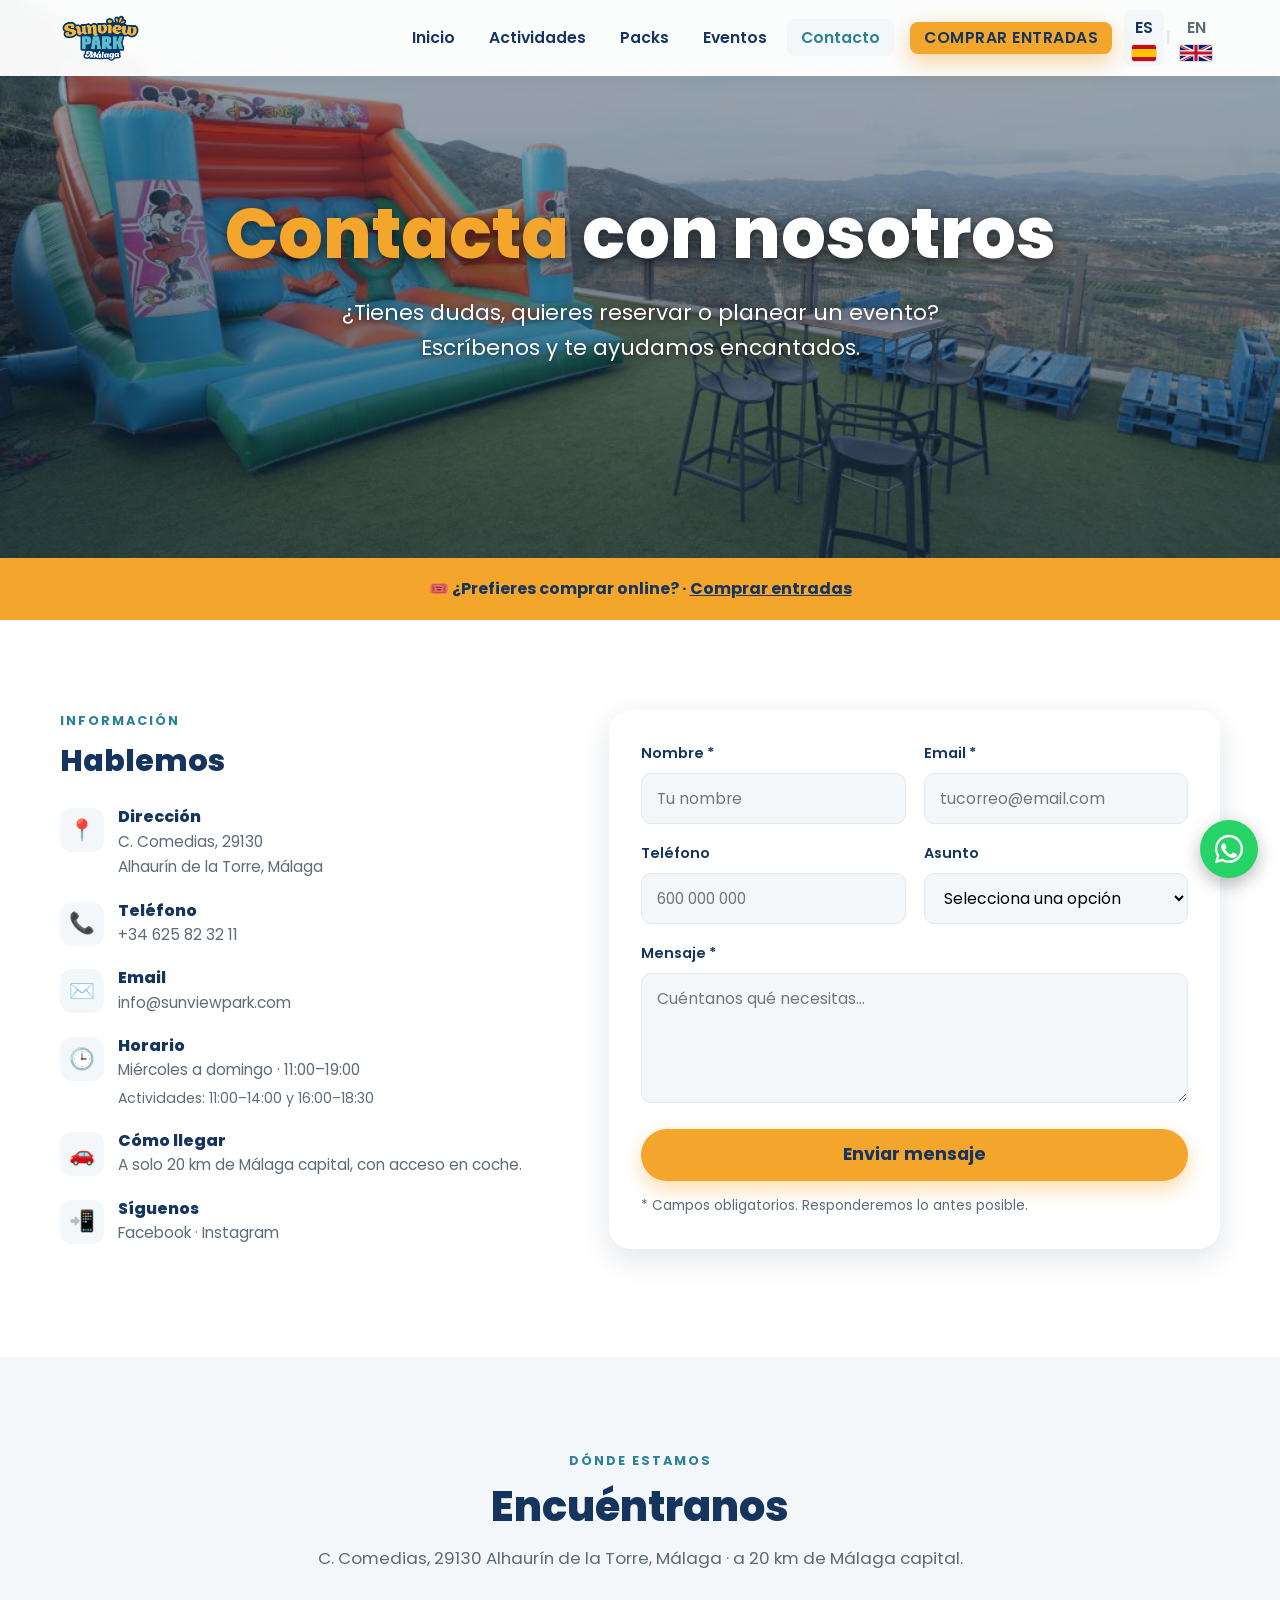
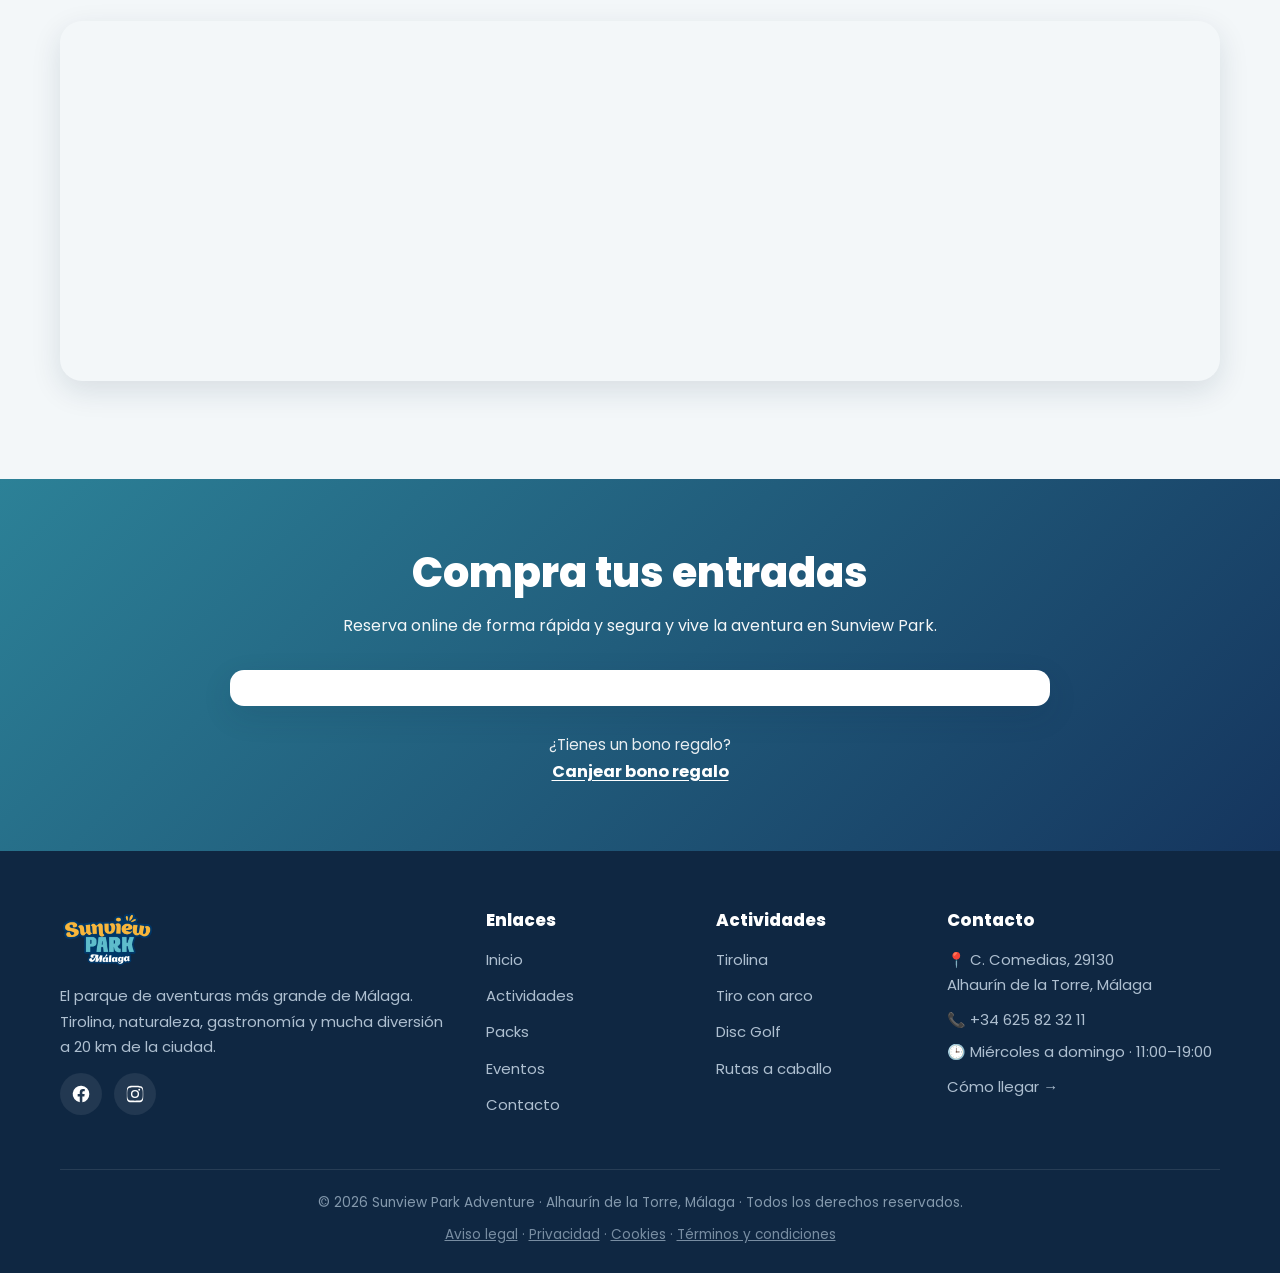
<file: contacto.html>
<!DOCTYPE html>
<html lang="es">
<head>
  <meta charset="UTF-8">
  <meta name="viewport" content="width=device-width, initial-scale=1.0">
  <title>Contacto | Sunview Park Adventure Málaga</title>
  <meta name="description" content="Contacta con Sunview Park Adventure en C. Comedias, 29130 Alhaurín de la Torre, Málaga. Formulario, mapa, teléfono y redes sociales.">
  <!-- SEO: canonical, hreflang, Open Graph, Twitter -->
  <link rel="canonical" href="https://sunviewpark.com/contacto.html">
  <link rel="alternate" hreflang="es" href="https://sunviewpark.com/contacto.html">
  <link rel="alternate" hreflang="en" href="https://sunviewpark.com/en/contact.html">
  <link rel="alternate" hreflang="x-default" href="https://sunviewpark.com/contacto.html">
  <meta property="og:type" content="website">
  <meta property="og:site_name" content="Sunview Park Adventure">
  <meta property="og:locale" content="es_ES">
  <meta property="og:title" content="Contacto | Sunview Park Adventure Málaga">
  <meta property="og:description" content="Contacta con Sunview Park Adventure en C. Comedias, 29130 Alhaurín de la Torre, Málaga. Formulario, mapa, teléfono y redes sociales.">
  <meta property="og:url" content="https://sunviewpark.com/contacto.html">
  <meta property="og:image" content="https://sunviewpark.com/images/og-image.jpg">
  <meta property="og:image:width" content="1200">
  <meta property="og:image:height" content="630">
  <meta name="twitter:card" content="summary_large_image">
  <meta name="twitter:title" content="Contacto | Sunview Park Adventure Málaga">
  <meta name="twitter:description" content="Contacta con Sunview Park Adventure en C. Comedias, 29130 Alhaurín de la Torre, Málaga. Formulario, mapa, teléfono y redes sociales.">
  <meta name="twitter:image" content="https://sunviewpark.com/images/og-image.jpg">

  <link rel="preconnect" href="https://fonts.googleapis.com">
  <link rel="preconnect" href="https://fonts.gstatic.com" crossorigin>
  <link href="https://fonts.googleapis.com/css2?family=Poppins:wght@400;500;600;700;800&display=swap" rel="stylesheet">

  <link rel="icon" type="image/png" href="images/logo.png">
  <link rel="stylesheet" href="style.css">
</head>
<body>

  <!-- ============================ NAVBAR ============================ -->
  <header class="navbar">
    <nav class="navbar__inner" aria-label="Navegación principal">
      <a href="index.html" class="navbar__logo" aria-label="Sunview Park - Inicio">
        <img src="images/logo.png" alt="Sunview Park Adventure">
      </a>
      <ul class="navbar__links" id="nav-links">
        <li><a href="index.html">Inicio</a></li>
        <li><a href="actividades.html">Actividades</a></li>
        <li><a href="packs.html">Packs</a></li>
        <li><a href="eventos.html">Eventos</a></li>
        <li><a href="contacto.html" class="active">Contacto</a></li>
        <li class="navbar__cta">
          <a href="#entradas" class="btn btn--ticket">Comprar entradas</a>
        </li>
        <li class="navbar__lang"><a href="contacto.html" class="active">ES <img src="images/flag-es.svg" alt="" class="flag"></a><span>|</span><a href="en/contact.html">EN <img src="images/flag-gb.svg" alt="" class="flag"></a></li>
      </ul>
      <button class="navbar__toggle" id="nav-toggle" aria-label="Abrir menú" aria-expanded="false" aria-controls="nav-links">
        <span></span><span></span><span></span>
      </button>
    </nav>
  </header>

  <!-- ============================= HERO ============================= -->
  <section class="hero hero--inner" style="background-image: url('images/terraza.jpg');">
    <div class="hero__banner" aria-hidden="true" style="background-image: url('images/terraza.jpg');"></div>
    <div class="hero__content">
      <h1><span class="accent">Contacta</span> con nosotros</h1>
      <p>¿Tienes dudas, quieres reservar o planear un evento? Escríbenos y te ayudamos encantados.</p>
    </div>
  </section>

  <div class="ticket-strip">
    🎟️ ¿Prefieres comprar online? · <a href="#entradas">Comprar entradas</a>
  </div>

  <!-- ===================== CONTACTO + FORMULARIO =================== -->
  <section class="section">
    <div class="container">
      <div class="contact-grid">

        <!-- Datos de contacto -->
        <div class="reveal">
          <div class="section-head" style="text-align:left;margin:0 0 30px;">
            <span class="eyebrow" style="display:block;">Información</span>
            <h2 style="font-size:1.9rem;">Hablemos</h2>
          </div>
          <ul class="contact-info">
            <li>
              <span class="ci-icon">📍</span>
              <div>
                <h4>Dirección</h4>
                <p>C. Comedias, 29130<br>Alhaurín de la Torre, Málaga</p>
              </div>
            </li>
            <li>
              <span class="ci-icon">📞</span>
              <div>
                <h4>Teléfono</h4>
                <p><a href="tel:+34625823211">+34 625 82 32 11</a></p>
              </div>
            </li>
            <li>
              <span class="ci-icon">✉️</span>
              <div>
                <h4>Email</h4>
                <p><a href="mailto:info@sunviewpark.com">info@sunviewpark.com</a></p>
              </div>
            </li>
            <li>
              <span class="ci-icon">🕒</span>
              <div>
                <h4>Horario</h4>
                <p>Miércoles a domingo · 11:00–19:00</p>
                <p style="font-size:0.88rem;color:var(--color-text-soft);margin-top:4px;">Actividades: 11:00–14:00 y 16:00–18:30</p>
              </div>
            </li>
            <li>
              <span class="ci-icon">🚗</span>
              <div>
                <h4>Cómo llegar</h4>
                <p>A solo 20 km de Málaga capital, con acceso en coche.</p>
              </div>
            </li>
            <li>
              <span class="ci-icon">📲</span>
              <div>
                <h4>Síguenos</h4>
                <p>
                  <a href="https://www.facebook.com/sunviewparkadventure" target="_blank" rel="noopener">Facebook</a> ·
                  <a href="https://www.instagram.com/sunviewparkadventure" target="_blank" rel="noopener">Instagram</a>
                </p>
              </div>
            </li>
          </ul>
        </div>

        <!-- Formulario -->
        <div class="reveal">
          <form class="form" id="contact-form" novalidate>
            <div class="form__row form__row--2">
              <div>
                <label for="nombre">Nombre *</label>
                <input type="text" id="nombre" name="nombre" placeholder="Tu nombre" required>
              </div>
              <div>
                <label for="email">Email *</label>
                <input type="email" id="email" name="email" placeholder="tucorreo@email.com" required>
              </div>
            </div>

            <div class="form__row form__row--2">
              <div>
                <label for="telefono">Teléfono</label>
                <input type="tel" id="telefono" name="telefono" placeholder="600 000 000">
              </div>
              <div>
                <label for="asunto">Asunto</label>
                <select id="asunto" name="asunto">
                  <option value="">Selecciona una opción</option>
                  <option>Reserva de entradas</option>
                  <option>Despedida de soltero/a</option>
                  <option>Evento de empresa</option>
                  <option>Boda</option>
                  <option>Grupo escolar</option>
                  <option>Bar y terraza</option>
                  <option>Otros</option>
                </select>
              </div>
            </div>

            <div class="form__row">
              <div>
                <label for="mensaje">Mensaje *</label>
                <textarea id="mensaje" name="mensaje" placeholder="Cuéntanos qué necesitas..." required></textarea>
              </div>
            </div>

            <button type="submit" class="btn btn--primary btn--lg" style="width:100%;">Enviar mensaje</button>
            <p class="form__note">* Campos obligatorios. Responderemos lo antes posible.</p>

            <div class="form-feedback" role="status" aria-live="polite"></div>
          </form>
        </div>

      </div>
    </div>
  </section>

  <!-- ============================= MAPA ============================ -->
  <section class="section section--alt">
    <div class="container">
      <div class="section-head reveal">
        <span class="eyebrow">Dónde estamos</span>
        <h2>Encuéntranos</h2>
        <p>C. Comedias, 29130 Alhaurín de la Torre, Málaga · a 20 km de Málaga capital.</p>
      </div>
      <div class="reveal">
        <!-- Embed de Google Maps centrado en Alhaurín de la Torre -->
        <iframe
          class="map-embed"
          src="https://www.google.com/maps?q=Alhaur%C3%ADn%20de%20la%20Torre%2C%20M%C3%A1laga&output=embed"
          loading="lazy"
          referrerpolicy="no-referrer-when-downgrade"
          allowfullscreen
          title="Ubicación de Sunview Park Adventure en Alhaurín de la Torre, Málaga"></iframe>
      </div>
    </div>
  </section>

  <!-- ================== BANDA CTA / ENTRADAS (Turitop) ============= -->
  <section class="cta-band" id="entradas">
    <div class="container">
      <h2>Compra tus entradas</h2>
      <p>Reserva online de forma rápida y segura y vive la aventura en Sunview Park.</p>
      <!-- Calendario de venta de entradas Turitop · servicio P1 (Parque aventuras) -->
      <div class="turitop-box">
        <div class="load-turitop" data-service="P1" data-lang="es" data-embed="box"></div>
      </div>

      <!-- Canjear un bono regalo (Turitop) -->
      <div class="cta-band__gift">
        <span>¿Tienes un bono regalo?</span>
        <h1 id="redeemgv" class="load-turitop" style="text-align:center;" data-lang="es" data-embed="redeemgv" data-service=" " data-category=" " data-version=" " data-datepickeravailability=" " data-servicename=" ">Canjear bono regalo</h1>
      </div>
    </div>
  </section>

  <!-- ============================ FOOTER ============================ -->
  <footer class="footer">
    <div class="container">
      <div class="footer__grid">
        <div>
          <div class="footer__logo"><img src="images/logo.png" alt="Sunview Park Adventure"></div>
          <p>El parque de aventuras más grande de Málaga. Tirolina, naturaleza, gastronomía y mucha diversión a 20 km de la ciudad.</p>
          <div class="footer__social">
            <a href="https://www.facebook.com/sunviewparkadventure" target="_blank" rel="noopener" aria-label="Facebook">
              <svg viewBox="0 0 24 24"><path d="M22 12a10 10 0 1 0-11.5 9.9v-7H8v-2.9h2.5V9.8c0-2.5 1.5-3.9 3.8-3.9 1.1 0 2.2.2 2.2.2v2.5h-1.3c-1.2 0-1.6.8-1.6 1.6v1.8h2.8l-.4 2.9h-2.4v7A10 10 0 0 0 22 12z"/></svg>
            </a>
            <a href="https://www.instagram.com/sunviewparkadventure" target="_blank" rel="noopener" aria-label="Instagram">
              <svg viewBox="0 0 24 24"><path d="M12 2.2c3.2 0 3.6 0 4.9.1 1.2.1 1.8.3 2.2.4.6.2 1 .4 1.4.9.5.4.7.8.9 1.4.1.4.3 1 .4 2.2.1 1.3.1 1.7.1 4.9s0 3.6-.1 4.9c-.1 1.2-.3 1.8-.4 2.2-.2.6-.4 1-.9 1.4-.4.5-.8.7-1.4.9-.4.1-1 .3-2.2.4-1.3.1-1.7.1-4.9.1s-3.6 0-4.9-.1c-1.2-.1-1.8-.3-2.2-.4-.6-.2-1-.4-1.4-.9-.5-.4-.7-.8-.9-1.4-.1-.4-.3-1-.4-2.2C2.2 15.6 2.2 15.2 2.2 12s0-3.6.1-4.9c.1-1.2.3-1.8.4-2.2.2-.6.4-1 .9-1.4.4-.5.8-.7 1.4-.9.4-.1 1-.3 2.2-.4C8.4 2.2 8.8 2.2 12 2.2zm0 1.8c-3.1 0-3.5 0-4.7.1-1.1.1-1.7.2-2.1.4-.5.2-.9.4-1.2.8-.4.3-.6.7-.8 1.2-.2.4-.3 1-.4 2.1C2.7 9.8 2.7 10.2 2.7 12s0 2.2.1 3.4c.1 1.1.2 1.7.4 2.1.2.5.4.9.8 1.2.3.4.7.6 1.2.8.4.2 1 .3 2.1.4 1.2.1 1.6.1 4.7.1s3.5 0 4.7-.1c1.1-.1 1.7-.2 2.1-.4.5-.2.9-.4 1.2-.8.4-.3.6-.7.8-1.2.2-.4.3-1 .4-2.1.1-1.2.1-1.6.1-3.4s0-2.2-.1-3.4c-.1-1.1-.2-1.7-.4-2.1-.2-.5-.4-.9-.8-1.2-.3-.4-.7-.6-1.2-.8-.4-.2-1-.3-2.1-.4-1.2-.1-1.6-.1-4.7-.1zm0 3.1a4.9 4.9 0 1 1 0 9.8 4.9 4.9 0 0 1 0-9.8zm0 8.1a3.2 3.2 0 1 0 0-6.4 3.2 3.2 0 0 0 0 6.4zm6.2-8.3a1.1 1.1 0 1 1-2.3 0 1.1 1.1 0 0 1 2.3 0z"/></svg>
            </a>
          </div>
        </div>
        <div>
          <h4>Enlaces</h4>
          <ul class="footer__links">
            <li><a href="index.html">Inicio</a></li>
            <li><a href="actividades.html">Actividades</a></li>
            <li><a href="packs.html">Packs</a></li>
            <li><a href="eventos.html">Eventos</a></li>
            <li><a href="contacto.html">Contacto</a></li>
          </ul>
        </div>
        <div>
          <h4>Actividades</h4>
          <ul class="footer__links">
            <li><a href="actividades.html#tirolina">Tirolina</a></li>
            <li><a href="actividades.html#arco">Tiro con arco</a></li>
            <li><a href="actividades.html#discgolf">Disc Golf</a></li>
            <li><a href="actividades.html#caballo">Rutas a caballo</a></li>
          </ul>
        </div>
        <div>
          <h4>Contacto</h4>
          <p>📍 C. Comedias, 29130<br>Alhaurín de la Torre, Málaga</p>
          <p style="margin-top:10px;">📞 <a href="tel:+34625823211">+34 625 82 32 11</a></p>
          <p style="margin-top:6px;">🕒 Miércoles a domingo · 11:00–19:00</p>
          <p style="margin-top:10px;"><a href="contacto.html">Cómo llegar →</a></p>
        </div>
      </div>
      <div class="footer__bottom">
        © <span data-year>2026</span> Sunview Park Adventure · Alhaurín de la Torre, Málaga · Todos los derechos reservados.
        <span class="footer__legal"><a href="aviso-legal.html">Aviso legal</a> · <a href="politica-de-privacidad.html">Privacidad</a> · <a href="politica-de-cookies.html">Cookies</a> · <a href="terminos-y-condiciones.html">Términos y condiciones</a></span>
      </div>
    </div>
  </footer>

  <!-- Botón flotante de WhatsApp (número de PRUEBA +34 637217294, cambiar por el real) -->
  <a class="whatsapp-fab" href="https://wa.me/34637217294?text=Hola%2C%20me%20gustar%C3%ADa%20m%C3%A1s%20informaci%C3%B3n%20sobre%20Sunview%20Park" target="_blank" rel="noopener" aria-label="Escríbenos por WhatsApp">
    <svg viewBox="0 0 24 24" aria-hidden="true" focusable="false"><path d="M12.04 2C6.58 2 2.13 6.45 2.13 11.91c0 1.75.46 3.45 1.32 4.95L2 22l5.25-1.38c1.45.79 3.08 1.21 4.79 1.21h.01c5.46 0 9.91-4.45 9.91-9.91 0-2.65-1.03-5.14-2.9-7.01A9.82 9.82 0 0012.04 2zm0 1.67c2.2 0 4.27.86 5.82 2.42a8.18 8.18 0 012.41 5.82c0 4.54-3.7 8.24-8.25 8.24-1.5 0-2.97-.4-4.25-1.16l-.3-.18-3.12.82.83-3.04-.2-.31a8.18 8.18 0 01-1.26-4.37c0-4.54 3.7-8.24 8.25-8.24zm-3.9 4.32c-.18 0-.48.07-.73.34-.25.27-.96.94-.96 2.29 0 1.35.98 2.65 1.12 2.84.14.18 1.93 2.95 4.68 4.13.65.28 1.16.45 1.56.58.65.21 1.25.18 1.72.11.52-.08 1.6-.65 1.83-1.28.23-.63.23-1.17.16-1.28-.07-.11-.25-.18-.53-.32-.27-.14-1.6-.79-1.85-.88-.25-.09-.43-.14-.61.14-.18.27-.7.88-.86 1.06-.16.18-.32.2-.59.07-.27-.14-1.13-.42-2.16-1.33-.8-.71-1.34-1.59-1.5-1.86-.16-.27-.02-.42.12-.55.12-.12.27-.32.41-.48.14-.16.18-.27.27-.45.09-.18.05-.34-.02-.48-.07-.14-.61-1.47-.83-2.01-.22-.53-.44-.46-.61-.47l-.52-.01z"/></svg>
  </a>

  <script src="main.js"></script>

  <!-- Turitop: cargador del widget (codigo oficial, una sola vez en el footer) -->
  <script id="js-turitop" src="https://app.turitop.com/js/load-turitop.min.js" data-company="S1143" data-buttoncolor="green" data-afftag="ttafid"></script>
</body>
</html>
</file>
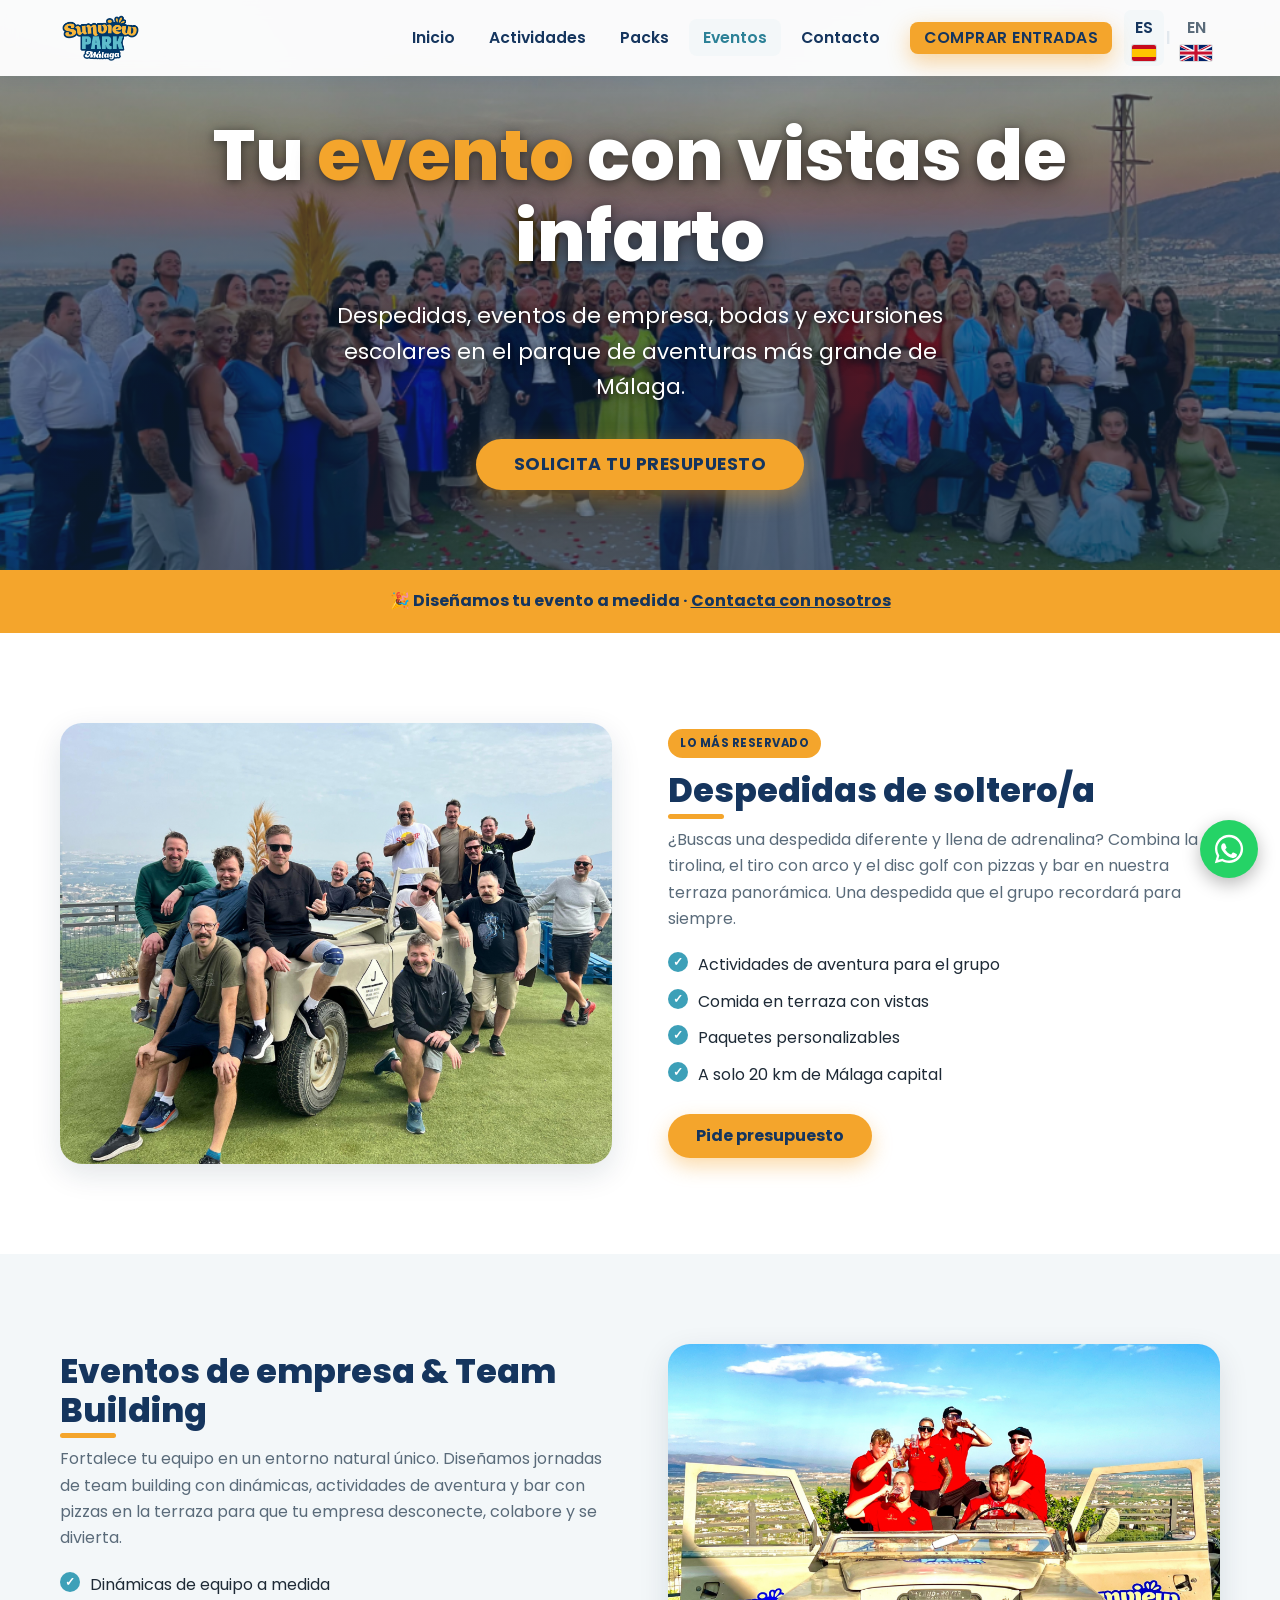
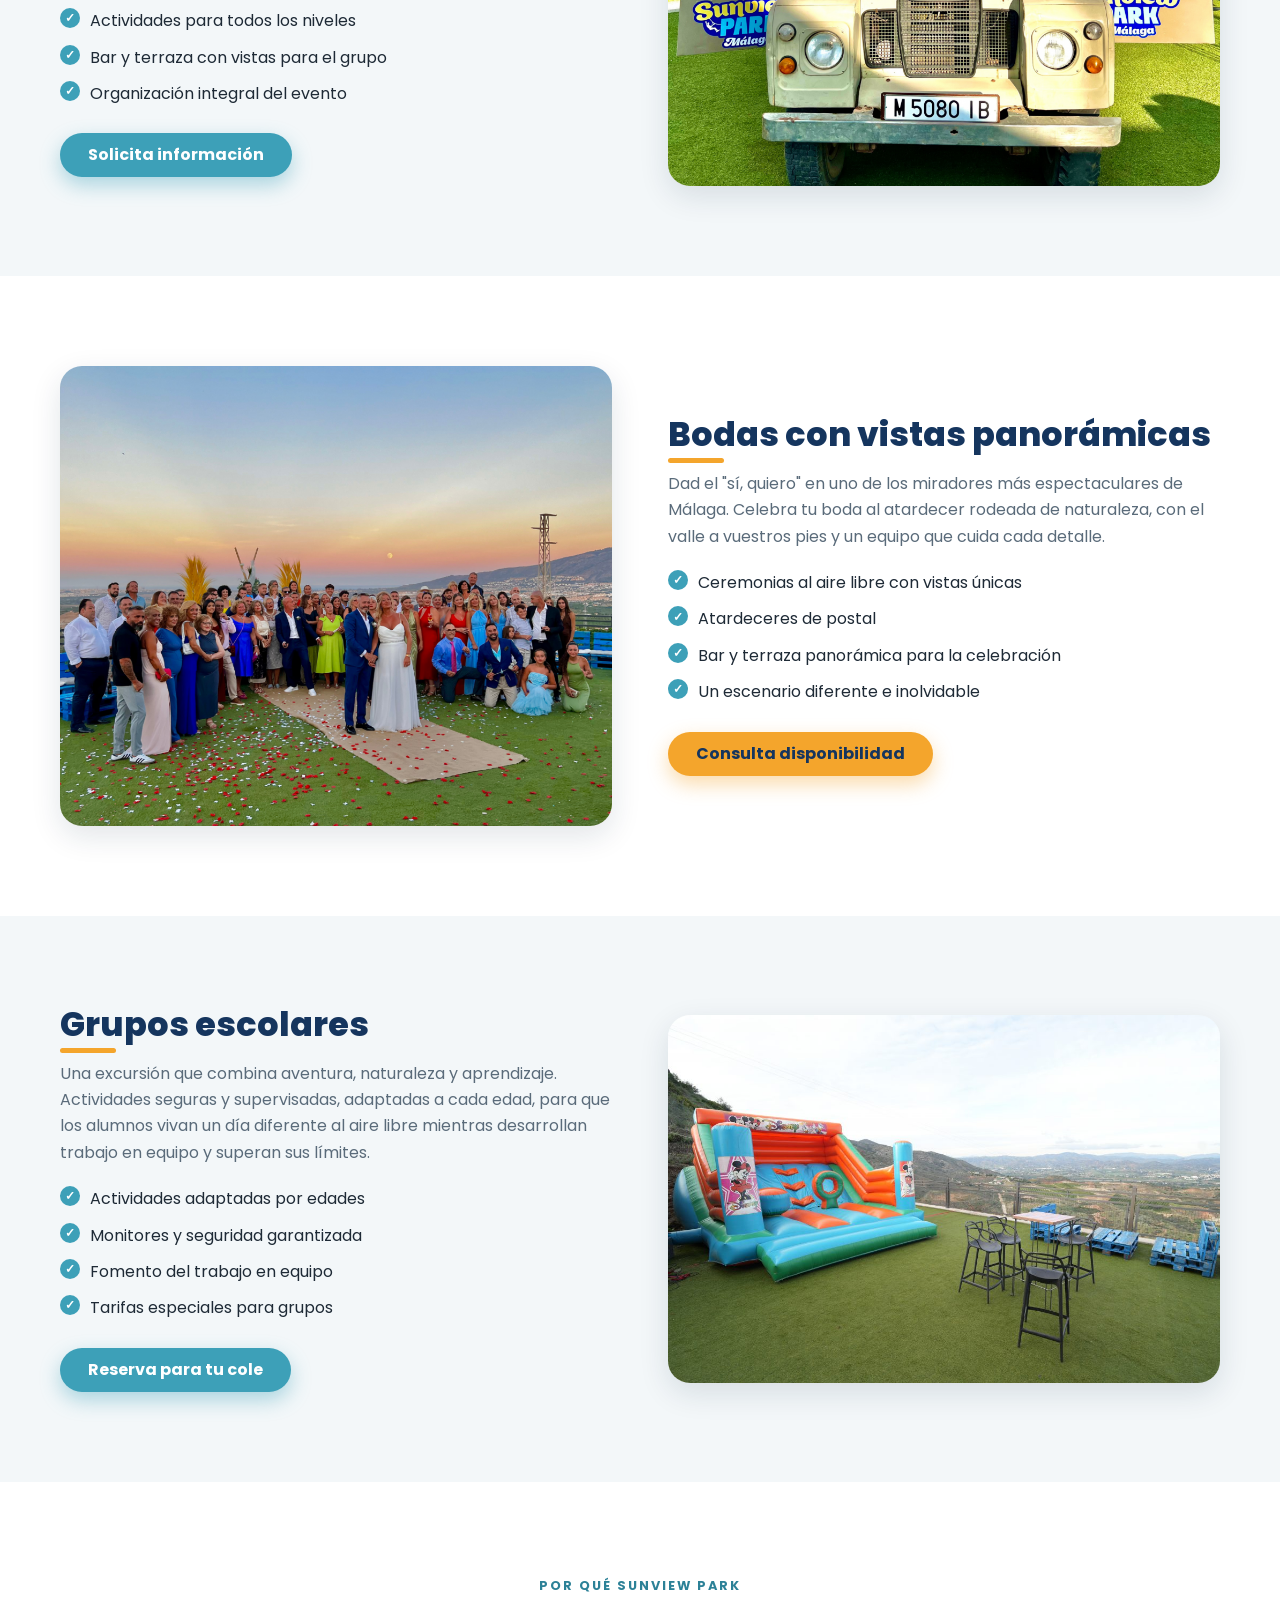
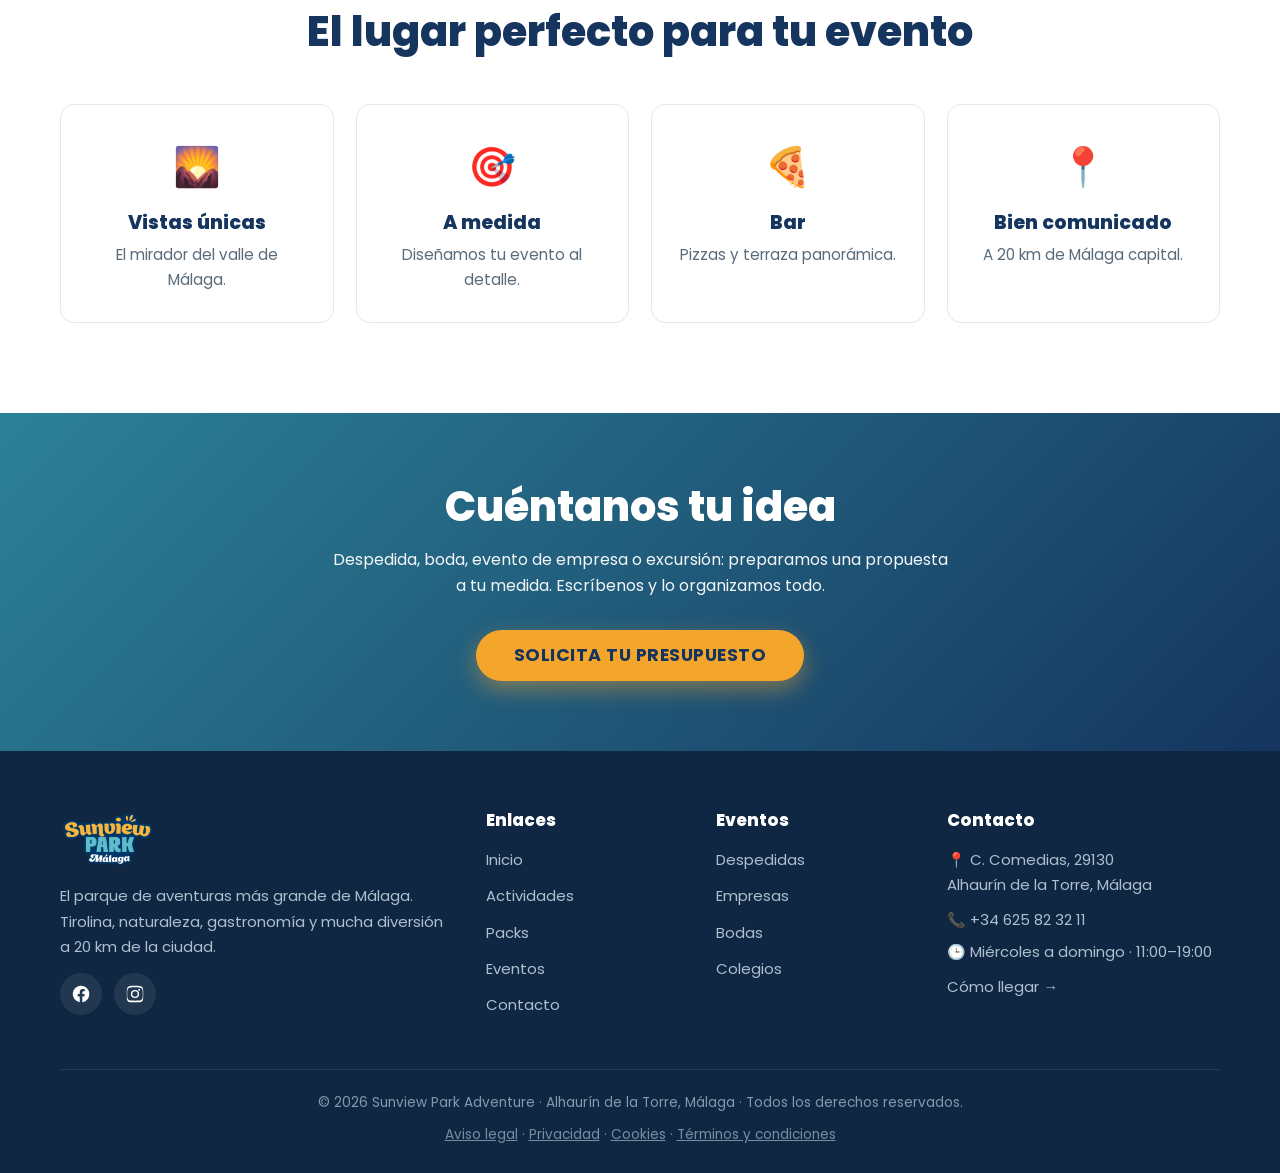
<file: eventos.html>
<!DOCTYPE html>
<html lang="es">
<head>
  <meta charset="UTF-8">
  <meta name="viewport" content="width=device-width, initial-scale=1.0">
  <title>Eventos | Sunview Park Adventure Málaga</title>
  <meta name="description" content="Despedidas de soltero/a, eventos de empresa, team building, bodas y excursiones escolares en Sunview Park Adventure, Alhaurín de la Torre (Málaga).">
  <!-- SEO: canonical, hreflang, Open Graph, Twitter -->
  <link rel="canonical" href="https://sunviewpark.com/eventos.html">
  <link rel="alternate" hreflang="es" href="https://sunviewpark.com/eventos.html">
  <link rel="alternate" hreflang="en" href="https://sunviewpark.com/en/events.html">
  <link rel="alternate" hreflang="x-default" href="https://sunviewpark.com/eventos.html">
  <meta property="og:type" content="website">
  <meta property="og:site_name" content="Sunview Park Adventure">
  <meta property="og:locale" content="es_ES">
  <meta property="og:title" content="Eventos | Sunview Park Adventure Málaga">
  <meta property="og:description" content="Despedidas de soltero/a, eventos de empresa, team building, bodas y excursiones escolares en Sunview Park Adventure, Alhaurín de la Torre (Málaga).">
  <meta property="og:url" content="https://sunviewpark.com/eventos.html">
  <meta property="og:image" content="https://sunviewpark.com/images/og-image.jpg">
  <meta property="og:image:width" content="1200">
  <meta property="og:image:height" content="630">
  <meta name="twitter:card" content="summary_large_image">
  <meta name="twitter:title" content="Eventos | Sunview Park Adventure Málaga">
  <meta name="twitter:description" content="Despedidas de soltero/a, eventos de empresa, team building, bodas y excursiones escolares en Sunview Park Adventure, Alhaurín de la Torre (Málaga).">
  <meta name="twitter:image" content="https://sunviewpark.com/images/og-image.jpg">

  <link rel="preconnect" href="https://fonts.googleapis.com">
  <link rel="preconnect" href="https://fonts.gstatic.com" crossorigin>
  <link href="https://fonts.googleapis.com/css2?family=Poppins:wght@400;500;600;700;800&display=swap" rel="stylesheet">

  <link rel="icon" type="image/png" href="images/logo.png">
  <link rel="stylesheet" href="style.css">
</head>
<body>

  <!-- ============================ NAVBAR ============================ -->
  <header class="navbar">
    <nav class="navbar__inner" aria-label="Navegación principal">
      <a href="index.html" class="navbar__logo" aria-label="Sunview Park - Inicio">
        <img src="images/logo.png" alt="Sunview Park Adventure">
      </a>
      <ul class="navbar__links" id="nav-links">
        <li><a href="index.html">Inicio</a></li>
        <li><a href="actividades.html">Actividades</a></li>
        <li><a href="packs.html">Packs</a></li>
        <li><a href="eventos.html" class="active">Eventos</a></li>
        <li><a href="contacto.html">Contacto</a></li>
        <li class="navbar__cta">
          <a href="index.html#entradas" class="btn btn--ticket">Comprar entradas</a>
        </li>
        <li class="navbar__lang"><a href="eventos.html" class="active">ES <img src="images/flag-es.svg" alt="" class="flag"></a><span>|</span><a href="en/events.html">EN <img src="images/flag-gb.svg" alt="" class="flag"></a></li>
      </ul>
      <button class="navbar__toggle" id="nav-toggle" aria-label="Abrir menú" aria-expanded="false" aria-controls="nav-links">
        <span></span><span></span><span></span>
      </button>
    </nav>
  </header>

  <!-- ============================= HERO ============================= -->
  <section class="hero hero--inner" style="background-image: url('images/boda.png');">
    <div class="hero__banner" aria-hidden="true" style="background-image: url('images/boda.png');"></div>
    <div class="hero__content">
      <h1>Tu <span class="accent">evento</span> con vistas de infarto</h1>
      <p>Despedidas, eventos de empresa, bodas y excursiones escolares en el parque de aventuras más grande de Málaga.</p>
      <div class="hero__actions">
        <a href="https://wa.me/34625823211?text=Hola%2C%20quiero%20solicitar%20un%20presupuesto%20para%20un%20evento%20en%20Sunview%20Park" target="_blank" rel="noopener" class="btn btn--ticket btn--lg">Solicita tu presupuesto</a>
      </div>
    </div>
  </section>

  <div class="ticket-strip">
    🎉 Diseñamos tu evento a medida · <a href="contacto.html">Contacta con nosotros</a>
  </div>

  <!-- ========================= DESPEDIDAS ========================== -->
  <section class="section" id="despedidas">
    <div class="container">
      <div class="feature reveal">
        <div class="feature__media">
          <img src="images/despedida-soltero.png" alt="Despedida de soltero en Sunview Park, Málaga">
        </div>
        <div class="feature__body">
          <span class="card__tag" style="position:static;display:inline-block;margin-bottom:14px;">Lo más reservado</span>
          <h3 class="underline-accent">Despedidas de soltero/a</h3>
          <p>¿Buscas una despedida diferente y llena de adrenalina? Combina la tirolina, el tiro con arco y el disc golf con pizzas y bar en nuestra terraza panorámica. Una despedida que el grupo recordará para siempre.</p>
          <ul class="feature__list">
            <li>Actividades de aventura para el grupo</li>
            <li>Comida en terraza con vistas</li>
            <li>Paquetes personalizables</li>
            <li>A solo 20 km de Málaga capital</li>
          </ul>
          <a href="https://wa.me/34625823211?text=Hola%2C%20quiero%20presupuesto%20para%20una%20despedida" target="_blank" rel="noopener" class="btn btn--primary">Pide presupuesto</a>
        </div>
      </div>
    </div>
  </section>

  <!-- ====================== EVENTOS DE EMPRESA ===================== -->
  <section class="section section--alt" id="empresas">
    <div class="container">
      <div class="feature feature--reverse reveal">
        <div class="feature__media">
          <img src="images/despedida-grupo.png" alt="Evento de empresa y team building en Sunview Park">
        </div>
        <div class="feature__body">
          <h3 class="underline-accent">Eventos de empresa &amp; Team Building</h3>
          <p>Fortalece tu equipo en un entorno natural único. Diseñamos jornadas de team building con dinámicas, actividades de aventura y bar con pizzas en la terraza para que tu empresa desconecte, colabore y se divierta.</p>
          <ul class="feature__list">
            <li>Dinámicas de equipo a medida</li>
            <li>Actividades para todos los niveles</li>
            <li>Bar y terraza con vistas para el grupo</li>
            <li>Organización integral del evento</li>
          </ul>
          <a href="https://wa.me/34625823211?text=Hola%2C%20quiero%20info%20sobre%20eventos%20de%20empresa%20y%20team%20building" target="_blank" rel="noopener" class="btn btn--teal">Solicita información</a>
        </div>
      </div>
    </div>
  </section>

  <!-- ============================= BODAS =========================== -->
  <section class="section" id="bodas">
    <div class="container">
      <div class="feature reveal">
        <div class="feature__media">
          <img src="images/boda.png" alt="Boda al atardecer en Sunview Park, Málaga">
        </div>
        <div class="feature__body">
          <h3 class="underline-accent">Bodas con vistas panorámicas</h3>
          <p>Dad el "sí, quiero" en uno de los miradores más espectaculares de Málaga. Celebra tu boda al atardecer rodeada de naturaleza, con el valle a vuestros pies y un equipo que cuida cada detalle.</p>
          <ul class="feature__list">
            <li>Ceremonias al aire libre con vistas únicas</li>
            <li>Atardeceres de postal</li>
            <li>Bar y terraza panorámica para la celebración</li>
            <li>Un escenario diferente e inolvidable</li>
          </ul>
          <a href="https://wa.me/34625823211?text=Hola%2C%20quiero%20consultar%20disponibilidad%20para%20una%20boda" target="_blank" rel="noopener" class="btn btn--primary">Consulta disponibilidad</a>
        </div>
      </div>
    </div>
  </section>

  <!-- =========================== COLEGIOS ========================== -->
  <section class="section section--alt" id="colegios">
    <div class="container">
      <div class="feature feature--reverse reveal">
        <div class="feature__media">
          <img src="images/terraza.jpg" alt="Excursión de grupo escolar en Sunview Park">
        </div>
        <div class="feature__body">
          <h3 class="underline-accent">Grupos escolares</h3>
          <p>Una excursión que combina aventura, naturaleza y aprendizaje. Actividades seguras y supervisadas, adaptadas a cada edad, para que los alumnos vivan un día diferente al aire libre mientras desarrollan trabajo en equipo y superan sus límites.</p>
          <ul class="feature__list">
            <li>Actividades adaptadas por edades</li>
            <li>Monitores y seguridad garantizada</li>
            <li>Fomento del trabajo en equipo</li>
            <li>Tarifas especiales para grupos</li>
          </ul>
          <a href="https://wa.me/34625823211?text=Hola%2C%20quiero%20reservar%20una%20excursion%20escolar" target="_blank" rel="noopener" class="btn btn--teal">Reserva para tu cole</a>
        </div>
      </div>
    </div>
  </section>

  <!-- =================== POR QUÉ ELEGIRNOS ======================== -->
  <section class="section">
    <div class="container">
      <div class="section-head reveal">
        <span class="eyebrow">Por qué Sunview Park</span>
        <h2>El lugar perfecto para tu evento</h2>
      </div>
      <div class="icon-cards">
        <div class="icon-card reveal"><span class="icon">🌄</span><h3>Vistas únicas</h3><p>El mirador del valle de Málaga.</p></div>
        <div class="icon-card reveal"><span class="icon">🎯</span><h3>A medida</h3><p>Diseñamos tu evento al detalle.</p></div>
        <div class="icon-card reveal"><span class="icon">🍕</span><h3>Bar</h3><p>Pizzas y terraza panorámica.</p></div>
        <div class="icon-card reveal"><span class="icon">📍</span><h3>Bien comunicado</h3><p>A 20 km de Málaga capital.</p></div>
      </div>
    </div>
  </section>

  <!-- ================== BANDA CTA / CONTACTO ====================== -->
  <section class="cta-band" id="entradas">
    <div class="container">
      <h2>Cuéntanos tu idea</h2>
      <p>Despedida, boda, evento de empresa o excursión: preparamos una propuesta a tu medida. Escríbenos y lo organizamos todo.</p>
      <a href="https://wa.me/34625823211?text=Hola%2C%20quiero%20solicitar%20un%20presupuesto%20para%20un%20evento%20en%20Sunview%20Park" target="_blank" rel="noopener" class="btn btn--ticket btn--lg">Solicita tu presupuesto</a>
    </div>
  </section>

  <!-- ============================ FOOTER ============================ -->
  <footer class="footer">
    <div class="container">
      <div class="footer__grid">
        <div>
          <div class="footer__logo"><img src="images/logo.png" alt="Sunview Park Adventure"></div>
          <p>El parque de aventuras más grande de Málaga. Tirolina, naturaleza, gastronomía y mucha diversión a 20 km de la ciudad.</p>
          <div class="footer__social">
            <a href="https://www.facebook.com/sunviewparkadventure" target="_blank" rel="noopener" aria-label="Facebook">
              <svg viewBox="0 0 24 24"><path d="M22 12a10 10 0 1 0-11.5 9.9v-7H8v-2.9h2.5V9.8c0-2.5 1.5-3.9 3.8-3.9 1.1 0 2.2.2 2.2.2v2.5h-1.3c-1.2 0-1.6.8-1.6 1.6v1.8h2.8l-.4 2.9h-2.4v7A10 10 0 0 0 22 12z"/></svg>
            </a>
            <a href="https://www.instagram.com/sunviewparkadventure" target="_blank" rel="noopener" aria-label="Instagram">
              <svg viewBox="0 0 24 24"><path d="M12 2.2c3.2 0 3.6 0 4.9.1 1.2.1 1.8.3 2.2.4.6.2 1 .4 1.4.9.5.4.7.8.9 1.4.1.4.3 1 .4 2.2.1 1.3.1 1.7.1 4.9s0 3.6-.1 4.9c-.1 1.2-.3 1.8-.4 2.2-.2.6-.4 1-.9 1.4-.4.5-.8.7-1.4.9-.4.1-1 .3-2.2.4-1.3.1-1.7.1-4.9.1s-3.6 0-4.9-.1c-1.2-.1-1.8-.3-2.2-.4-.6-.2-1-.4-1.4-.9-.5-.4-.7-.8-.9-1.4-.1-.4-.3-1-.4-2.2C2.2 15.6 2.2 15.2 2.2 12s0-3.6.1-4.9c.1-1.2.3-1.8.4-2.2.2-.6.4-1 .9-1.4.4-.5.8-.7 1.4-.9.4-.1 1-.3 2.2-.4C8.4 2.2 8.8 2.2 12 2.2zm0 1.8c-3.1 0-3.5 0-4.7.1-1.1.1-1.7.2-2.1.4-.5.2-.9.4-1.2.8-.4.3-.6.7-.8 1.2-.2.4-.3 1-.4 2.1C2.7 9.8 2.7 10.2 2.7 12s0 2.2.1 3.4c.1 1.1.2 1.7.4 2.1.2.5.4.9.8 1.2.3.4.7.6 1.2.8.4.2 1 .3 2.1.4 1.2.1 1.6.1 4.7.1s3.5 0 4.7-.1c1.1-.1 1.7-.2 2.1-.4.5-.2.9-.4 1.2-.8.4-.3.6-.7.8-1.2.2-.4.3-1 .4-2.1.1-1.2.1-1.6.1-3.4s0-2.2-.1-3.4c-.1-1.1-.2-1.7-.4-2.1-.2-.5-.4-.9-.8-1.2-.3-.4-.7-.6-1.2-.8-.4-.2-1-.3-2.1-.4-1.2-.1-1.6-.1-4.7-.1zm0 3.1a4.9 4.9 0 1 1 0 9.8 4.9 4.9 0 0 1 0-9.8zm0 8.1a3.2 3.2 0 1 0 0-6.4 3.2 3.2 0 0 0 0 6.4zm6.2-8.3a1.1 1.1 0 1 1-2.3 0 1.1 1.1 0 0 1 2.3 0z"/></svg>
            </a>
          </div>
        </div>
        <div>
          <h4>Enlaces</h4>
          <ul class="footer__links">
            <li><a href="index.html">Inicio</a></li>
            <li><a href="actividades.html">Actividades</a></li>
            <li><a href="packs.html">Packs</a></li>
            <li><a href="eventos.html">Eventos</a></li>
            <li><a href="contacto.html">Contacto</a></li>
          </ul>
        </div>
        <div>
          <h4>Eventos</h4>
          <ul class="footer__links">
            <li><a href="eventos.html#despedidas">Despedidas</a></li>
            <li><a href="eventos.html#empresas">Empresas</a></li>
            <li><a href="eventos.html#bodas">Bodas</a></li>
            <li><a href="eventos.html#colegios">Colegios</a></li>
          </ul>
        </div>
        <div>
          <h4>Contacto</h4>
          <p>📍 C. Comedias, 29130<br>Alhaurín de la Torre, Málaga</p>
          <p style="margin-top:10px;">📞 <a href="tel:+34625823211">+34 625 82 32 11</a></p>
          <p style="margin-top:6px;">🕒 Miércoles a domingo · 11:00–19:00</p>
          <p style="margin-top:10px;"><a href="contacto.html">Cómo llegar →</a></p>
        </div>
      </div>
      <div class="footer__bottom">
        © <span data-year>2026</span> Sunview Park Adventure · Alhaurín de la Torre, Málaga · Todos los derechos reservados.
        <span class="footer__legal"><a href="aviso-legal.html">Aviso legal</a> · <a href="politica-de-privacidad.html">Privacidad</a> · <a href="politica-de-cookies.html">Cookies</a> · <a href="terminos-y-condiciones.html">Términos y condiciones</a></span>
      </div>
    </div>
  </footer>

  <!-- Botón flotante de WhatsApp (número de PRUEBA +34 637217294, cambiar por el real) -->
  <a class="whatsapp-fab" href="https://wa.me/34637217294?text=Hola%2C%20me%20gustar%C3%ADa%20m%C3%A1s%20informaci%C3%B3n%20sobre%20Sunview%20Park" target="_blank" rel="noopener" aria-label="Escríbenos por WhatsApp">
    <svg viewBox="0 0 24 24" aria-hidden="true" focusable="false"><path d="M12.04 2C6.58 2 2.13 6.45 2.13 11.91c0 1.75.46 3.45 1.32 4.95L2 22l5.25-1.38c1.45.79 3.08 1.21 4.79 1.21h.01c5.46 0 9.91-4.45 9.91-9.91 0-2.65-1.03-5.14-2.9-7.01A9.82 9.82 0 0012.04 2zm0 1.67c2.2 0 4.27.86 5.82 2.42a8.18 8.18 0 012.41 5.82c0 4.54-3.7 8.24-8.25 8.24-1.5 0-2.97-.4-4.25-1.16l-.3-.18-3.12.82.83-3.04-.2-.31a8.18 8.18 0 01-1.26-4.37c0-4.54 3.7-8.24 8.25-8.24zm-3.9 4.32c-.18 0-.48.07-.73.34-.25.27-.96.94-.96 2.29 0 1.35.98 2.65 1.12 2.84.14.18 1.93 2.95 4.68 4.13.65.28 1.16.45 1.56.58.65.21 1.25.18 1.72.11.52-.08 1.6-.65 1.83-1.28.23-.63.23-1.17.16-1.28-.07-.11-.25-.18-.53-.32-.27-.14-1.6-.79-1.85-.88-.25-.09-.43-.14-.61.14-.18.27-.7.88-.86 1.06-.16.18-.32.2-.59.07-.27-.14-1.13-.42-2.16-1.33-.8-.71-1.34-1.59-1.5-1.86-.16-.27-.02-.42.12-.55.12-.12.27-.32.41-.48.14-.16.18-.27.27-.45.09-.18.05-.34-.02-.48-.07-.14-.61-1.47-.83-2.01-.22-.53-.44-.46-.61-.47l-.52-.01z"/></svg>
  </a>

  <script src="main.js"></script>
</body>
</html>
</file>
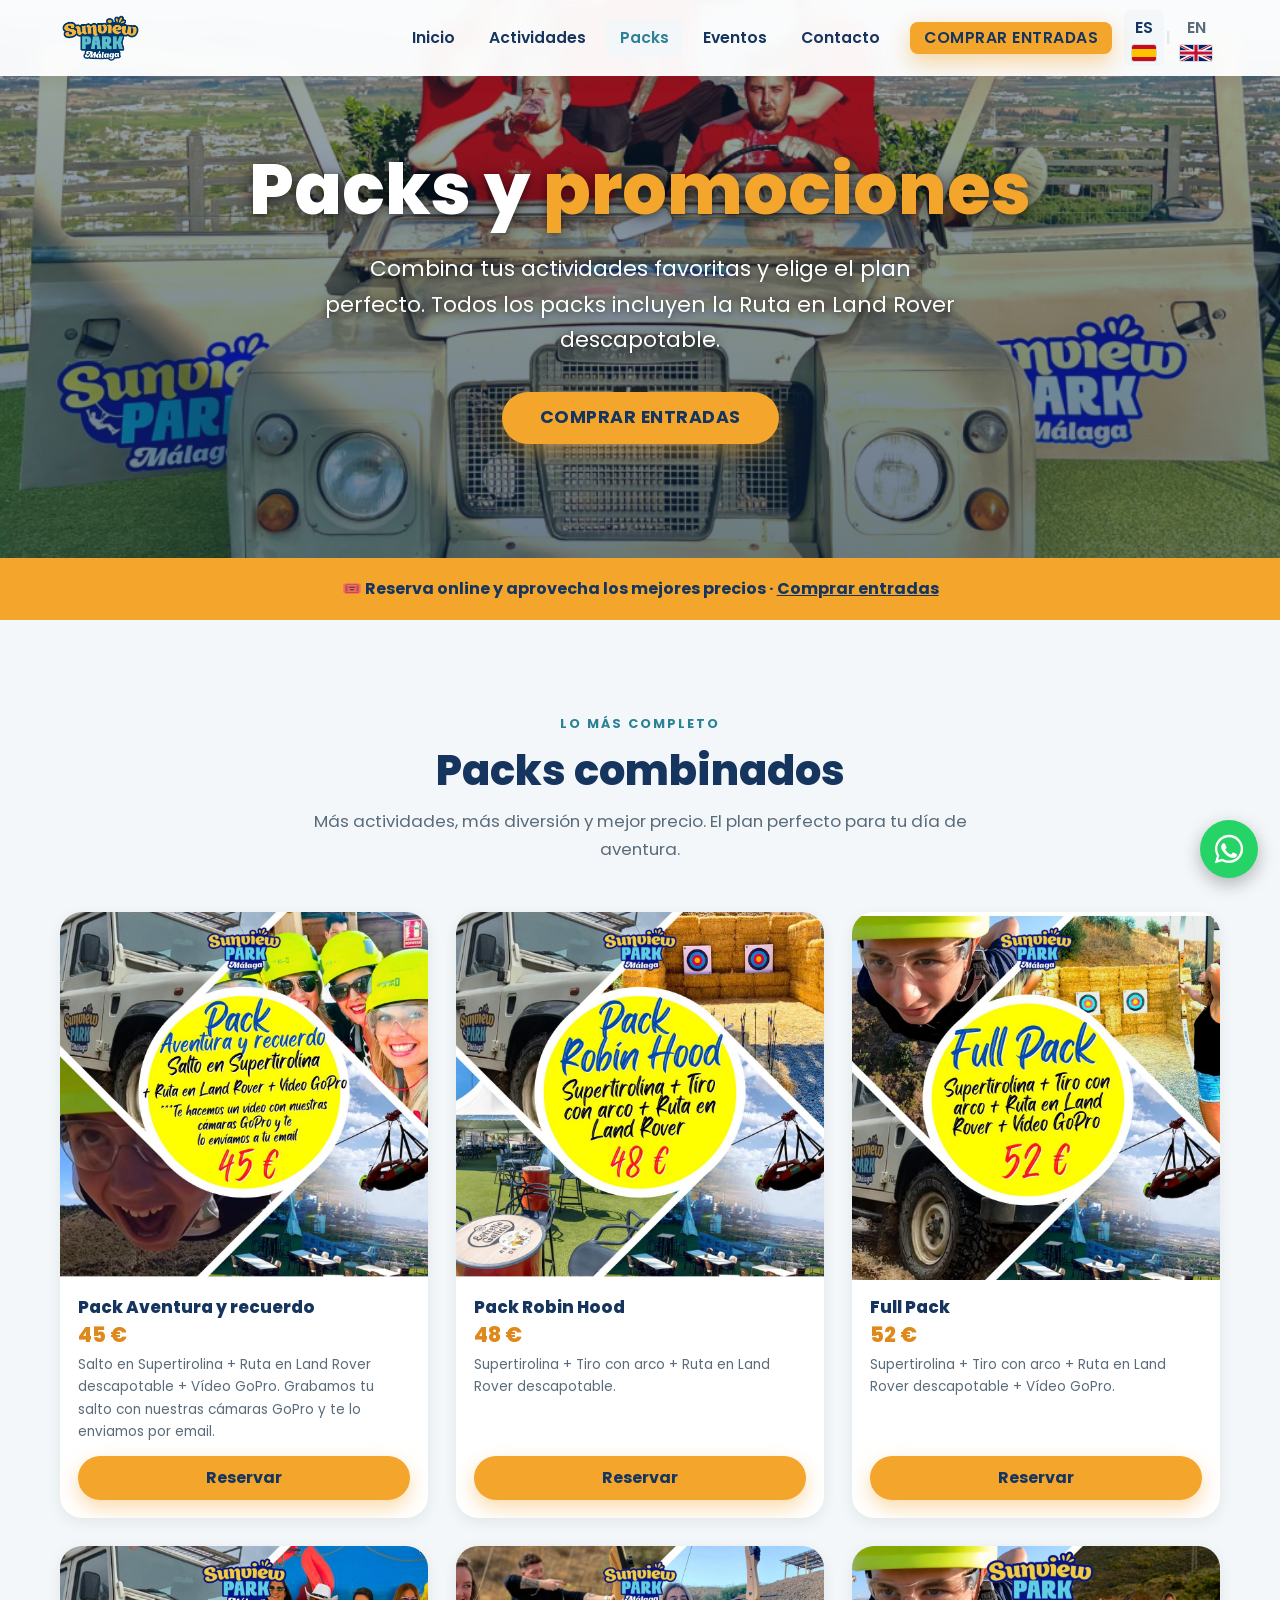
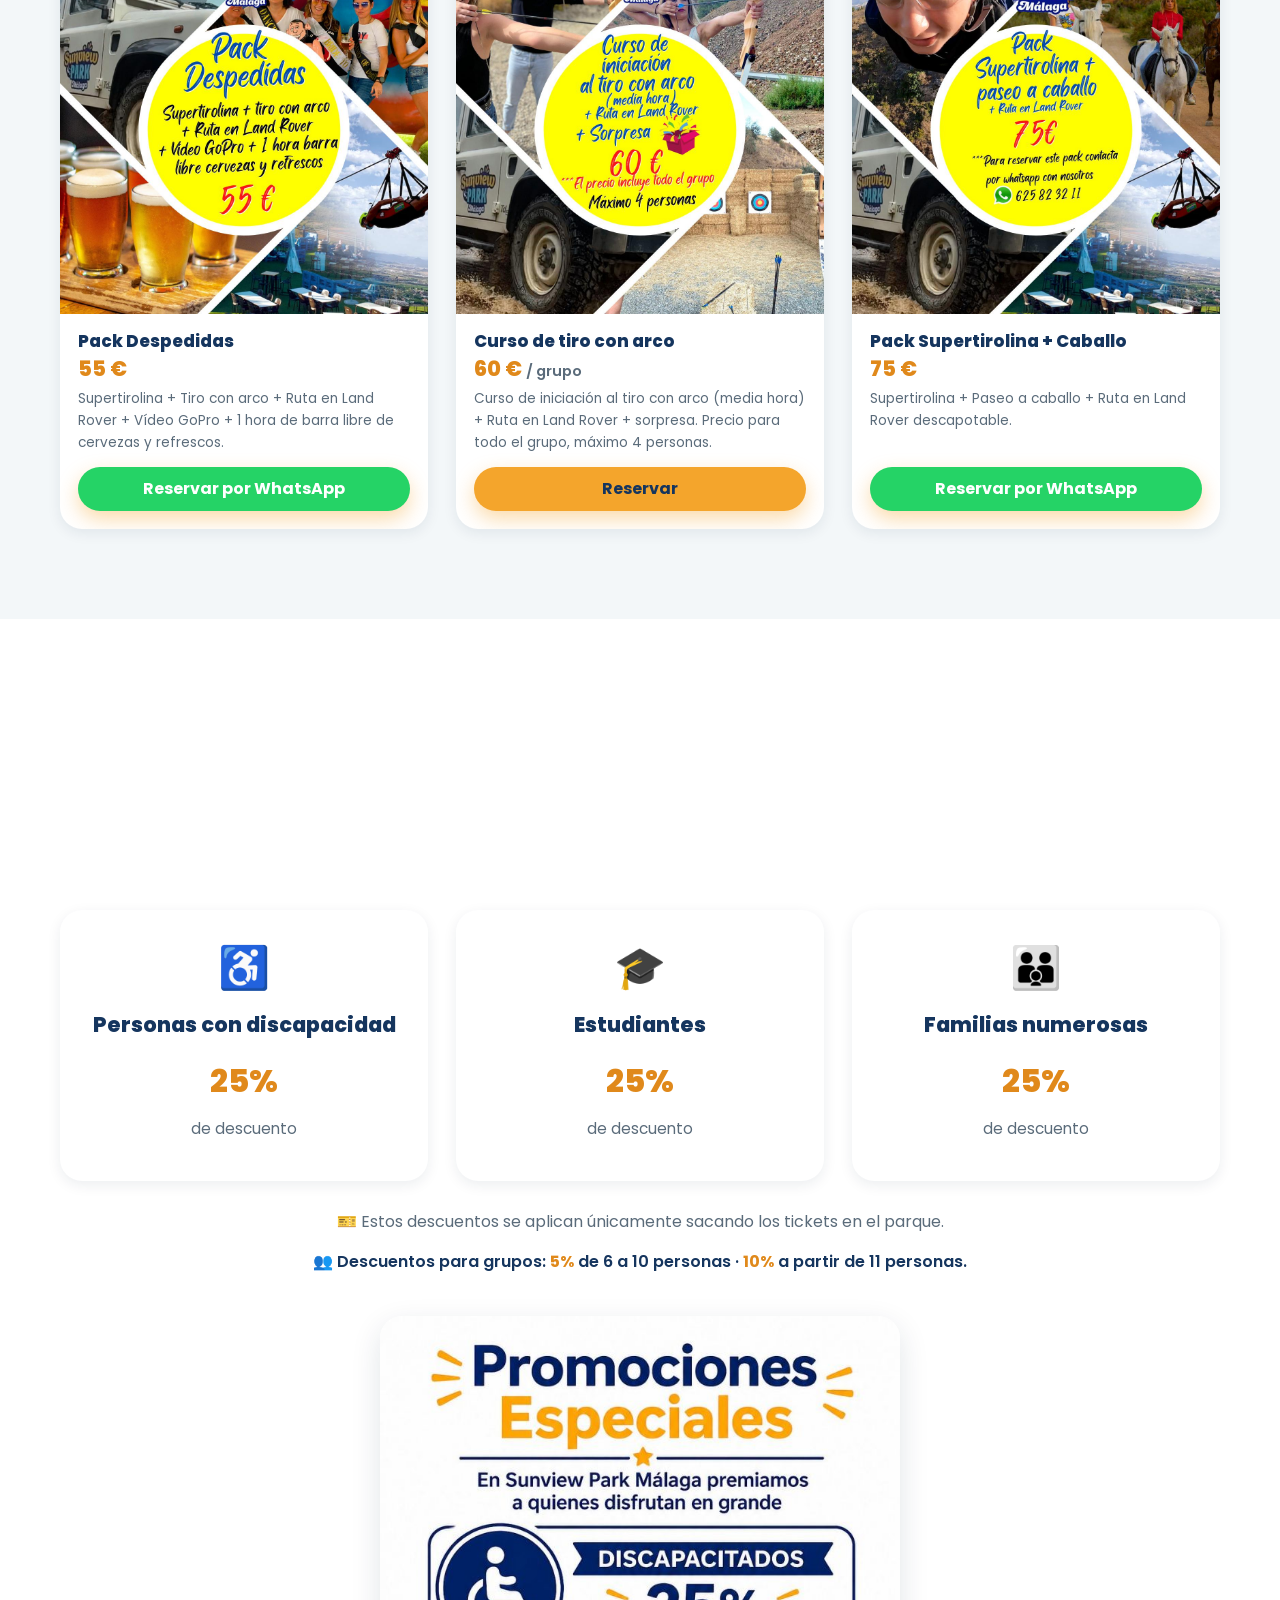
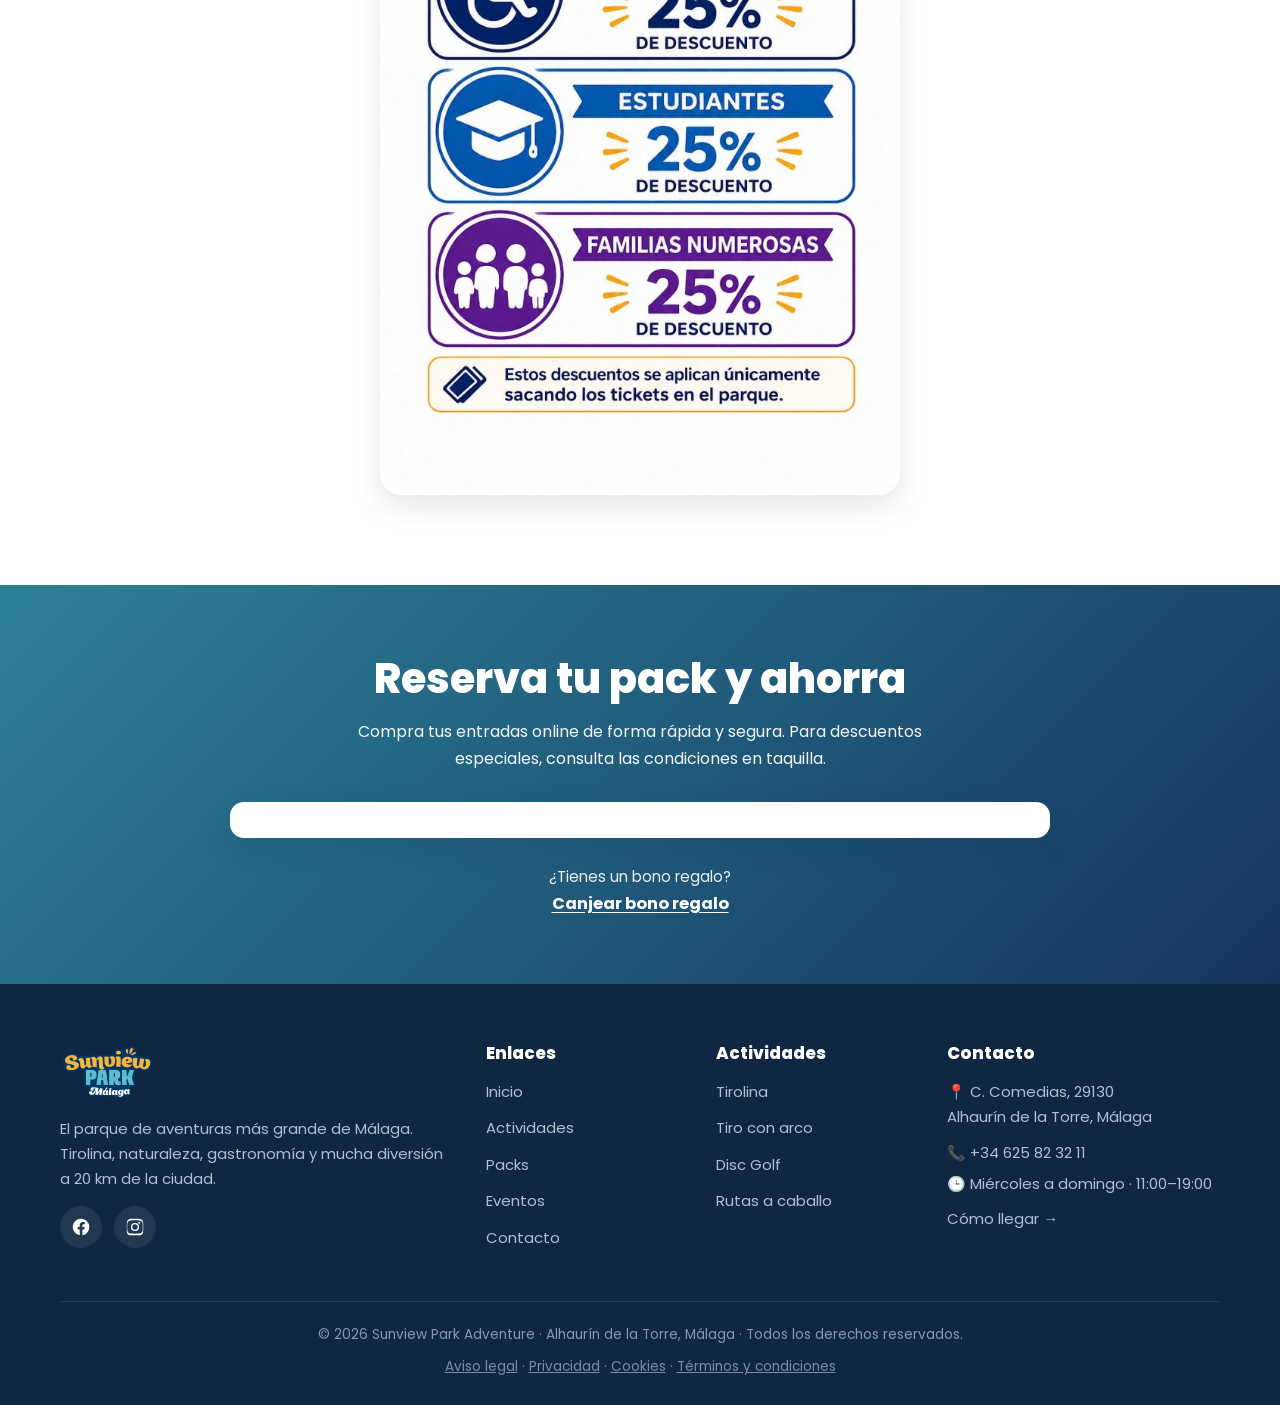
<file: packs.html>
<!DOCTYPE html>
<html lang="es">
<head>
  <meta charset="UTF-8">
  <meta name="viewport" content="width=device-width, initial-scale=1.0">
  <title>Packs y Promociones | Sunview Park Adventure Málaga</title>
  <meta name="description" content="Todos los packs y precios de Sunview Park Adventure: tirolina, tiro con arco, disc golf, paseo a caballo, despedidas, team building y promociones especiales.">
  <!-- SEO: canonical, hreflang, Open Graph, Twitter -->
  <link rel="canonical" href="https://sunviewpark.com/packs.html">
  <link rel="alternate" hreflang="es" href="https://sunviewpark.com/packs.html">
  <link rel="alternate" hreflang="en" href="https://sunviewpark.com/en/packs.html">
  <link rel="alternate" hreflang="x-default" href="https://sunviewpark.com/packs.html">
  <meta property="og:type" content="website">
  <meta property="og:site_name" content="Sunview Park Adventure">
  <meta property="og:locale" content="es_ES">
  <meta property="og:title" content="Packs y Promociones | Sunview Park Adventure Málaga">
  <meta property="og:description" content="Todos los packs y precios de Sunview Park Adventure: tirolina, tiro con arco, disc golf, paseo a caballo, despedidas, team building y promociones especiales.">
  <meta property="og:url" content="https://sunviewpark.com/packs.html">
  <meta property="og:image" content="https://sunviewpark.com/images/og-image.jpg">
  <meta property="og:image:width" content="1200">
  <meta property="og:image:height" content="630">
  <meta name="twitter:card" content="summary_large_image">
  <meta name="twitter:title" content="Packs y Promociones | Sunview Park Adventure Málaga">
  <meta name="twitter:description" content="Todos los packs y precios de Sunview Park Adventure: tirolina, tiro con arco, disc golf, paseo a caballo, despedidas, team building y promociones especiales.">
  <meta name="twitter:image" content="https://sunviewpark.com/images/og-image.jpg">

  <link rel="preconnect" href="https://fonts.googleapis.com">
  <link rel="preconnect" href="https://fonts.gstatic.com" crossorigin>
  <link href="https://fonts.googleapis.com/css2?family=Poppins:wght@400;500;600;700;800&display=swap" rel="stylesheet">

  <link rel="icon" type="image/png" href="images/logo.png">
  <link rel="stylesheet" href="style.css">
</head>
<body>

  <!-- ============================ NAVBAR ============================ -->
  <header class="navbar">
    <nav class="navbar__inner" aria-label="Navegación principal">
      <a href="index.html" class="navbar__logo" aria-label="Sunview Park - Inicio">
        <img src="images/logo.png" alt="Sunview Park Adventure">
      </a>
      <ul class="navbar__links" id="nav-links">
        <li><a href="index.html">Inicio</a></li>
        <li><a href="actividades.html">Actividades</a></li>
        <li><a href="packs.html" class="active">Packs</a></li>
        <li><a href="eventos.html">Eventos</a></li>
        <li><a href="contacto.html">Contacto</a></li>
        <li class="navbar__cta">
          <a href="#entradas" class="btn btn--ticket">Comprar entradas</a>
        </li>
        <li class="navbar__lang"><a href="packs.html" class="active">ES <img src="images/flag-es.svg" alt="" class="flag"></a><span>|</span><a href="en/packs.html">EN <img src="images/flag-gb.svg" alt="" class="flag"></a></li>
      </ul>
      <button class="navbar__toggle" id="nav-toggle" aria-label="Abrir menú" aria-expanded="false" aria-controls="nav-links">
        <span></span><span></span><span></span>
      </button>
    </nav>
  </header>

  <!-- ============================= HERO ============================= -->
  <section class="hero hero--inner" style="background-image: url('images/despedida-grupo.png');">
    <div class="hero__banner" aria-hidden="true" style="background-image: url('images/despedida-grupo.png');"></div>
    <div class="hero__content">
      <h1>Packs y <span class="accent">promociones</span></h1>
      <p>Combina tus actividades favoritas y elige el plan perfecto. Todos los packs incluyen la Ruta en Land Rover descapotable.</p>
      <div class="hero__actions">
        <a href="#entradas" class="btn btn--ticket btn--lg">Comprar entradas</a>
      </div>
    </div>
  </section>

  <div class="ticket-strip">
    🎟️ Reserva online y aprovecha los mejores precios · <a href="#entradas">Comprar entradas</a>
  </div>

  <!-- ====================== PACKS COMBINADOS ====================== -->
  <section class="section section--alt">
    <div class="container">
      <div class="section-head reveal">
        <span class="eyebrow">Lo más completo</span>
        <h2>Packs combinados</h2>
        <p>Más actividades, más diversión y mejor precio. El plan perfecto para tu día de aventura.</p>
      </div>

      <div class="cards cards--packs">
        <article class="card reveal">
          <div class="card__media card__media--photo"><img src="images/packs/aventura-es.jpg" alt="Pack Aventura y recuerdo en Sunview Park"></div>
          <div class="card__body">
            <h3>Pack Aventura y recuerdo</h3>
            <div class="card__price">45&nbsp;€</div>
            <p>Salto en Supertirolina + Ruta en Land Rover descapotable + Vídeo GoPro. Grabamos tu salto con nuestras cámaras GoPro y te lo enviamos por email.</p>
            <a href="#entradas" class="btn btn--primary">Reservar</a>
          </div>
        </article>

        <article class="card reveal">
          <div class="card__media card__media--photo"><img src="images/packs/robinhood-es.jpg" alt="Pack Robin Hood en Sunview Park"></div>
          <div class="card__body">
            <h3>Pack Robin Hood</h3>
            <div class="card__price">48&nbsp;€</div>
            <p>Supertirolina + Tiro con arco + Ruta en Land Rover descapotable.</p>
            <a href="#entradas" class="btn btn--primary">Reservar</a>
          </div>
        </article>

        <article class="card reveal">
          <div class="card__media card__media--photo"><img src="images/packs/full-es.jpg" alt="Full Pack en Sunview Park"></div>
          <div class="card__body">
            <h3>Full Pack</h3>
            <div class="card__price">52&nbsp;€</div>
            <p>Supertirolina + Tiro con arco + Ruta en Land Rover descapotable + Vídeo GoPro.</p>
            <a href="#entradas" class="btn btn--primary">Reservar</a>
          </div>
        </article>

        <article class="card reveal">
          <div class="card__media card__media--photo"><img src="images/packs/despedidas-es.jpg" alt="Pack Despedidas en Sunview Park"></div>
          <div class="card__body">
            <h3>Pack Despedidas</h3>
            <div class="card__price">55&nbsp;€</div>
            <p>Supertirolina + Tiro con arco + Ruta en Land Rover + Vídeo GoPro + 1 hora de barra libre de cervezas y refrescos.</p>
            <a href="https://wa.me/34625823211?text=Hola%2C%20quiero%20reservar%20el%20Pack%20Despedidas" target="_blank" rel="noopener" class="btn btn--primary" style="background:#25d366;border-color:#25d366;color:#fff;">Reservar por WhatsApp</a>
          </div>
        </article>

        <article class="card reveal">
          <div class="card__media card__media--photo"><img src="images/packs/arco-es.jpg" alt="Curso de tiro con arco en Sunview Park"></div>
          <div class="card__body">
            <h3>Curso de tiro con arco</h3>
            <div class="card__price">60&nbsp;€ <small>/ grupo</small></div>
            <p>Curso de iniciación al tiro con arco (media hora) + Ruta en Land Rover + sorpresa. Precio para todo el grupo, máximo 4 personas.</p>
            <a href="#entradas" class="btn btn--primary">Reservar</a>
          </div>
        </article>

        <article class="card reveal">
          <div class="card__media card__media--photo"><img src="images/packs/caballo-es.jpg" alt="Pack Supertirolina y paseo a caballo en Sunview Park"></div>
          <div class="card__body">
            <h3>Pack Supertirolina + Caballo</h3>
            <div class="card__price">75&nbsp;€</div>
            <p>Supertirolina + Paseo a caballo + Ruta en Land Rover descapotable.</p>
            <a href="https://wa.me/34625823211?text=Hola%2C%20quiero%20reservar%20el%20pack%20Supertirolina%20%2B%20paseo%20a%20caballo" target="_blank" rel="noopener" class="btn btn--primary" style="background:#25d366;border-color:#25d366;color:#fff;">Reservar por WhatsApp</a>
          </div>
        </article>
      </div>
    </div>
  </section>

  <!-- ==================== PROMOCIONES ESPECIALES =================== -->
  <section class="section">
    <div class="container">
      <div class="section-head reveal">
        <span class="eyebrow">Descuentos</span>
        <h2>Promociones especiales</h2>
        <p>En Sunview Park premiamos a quienes disfrutan en grande. Estos descuentos se aplican únicamente sacando los tickets en el parque.</p>
      </div>

      <div class="cards">
        <article class="card reveal text-center">
          <div class="card__body">
            <span class="icon" style="font-size:2.6rem;">♿</span>
            <h3 style="margin-top:10px;">Personas con discapacidad</h3>
            <p style="font-size:2rem;font-weight:800;color:var(--color-gold-dark);margin:8px 0;">25%</p>
            <p>de descuento</p>
          </div>
        </article>
        <article class="card reveal text-center">
          <div class="card__body">
            <span class="icon" style="font-size:2.6rem;">🎓</span>
            <h3 style="margin-top:10px;">Estudiantes</h3>
            <p style="font-size:2rem;font-weight:800;color:var(--color-gold-dark);margin:8px 0;">25%</p>
            <p>de descuento</p>
          </div>
        </article>
        <article class="card reveal text-center">
          <div class="card__body">
            <span class="icon" style="font-size:2.6rem;">👪</span>
            <h3 style="margin-top:10px;">Familias numerosas</h3>
            <p style="font-size:2rem;font-weight:800;color:var(--color-gold-dark);margin:8px 0;">25%</p>
            <p>de descuento</p>
          </div>
        </article>
      </div>

      <p class="text-center" style="margin-top:28px;color:var(--color-text-soft);">
        🎫 Estos descuentos se aplican únicamente sacando los tickets en el parque.
      </p>

      <p class="text-center" style="margin-top:14px;font-weight:600;color:var(--color-navy);">
        👥 Descuentos para grupos: <strong style="color:var(--color-gold-dark);">5%</strong> de 6 a 10 personas · <strong style="color:var(--color-gold-dark);">10%</strong> a partir de 11 personas.
      </p>

      <div class="reveal" style="max-width:520px;margin:40px auto 0;">
        <img src="images/promociones.jpeg" alt="Promociones especiales Sunview Park: 25% de descuento para personas con discapacidad, estudiantes y familias numerosas" style="border-radius:var(--radius-lg);box-shadow:var(--shadow-md);">
      </div>
    </div>
  </section>

  <!-- ================== BANDA CTA / ENTRADAS (Turitop) ============= -->
  <section class="cta-band" id="entradas">
    <div class="container">
      <h2>Reserva tu pack y ahorra</h2>
      <p>Compra tus entradas online de forma rápida y segura. Para descuentos especiales, consulta las condiciones en taquilla.</p>
      <!-- Calendario de venta de entradas Turitop · servicio P1 (Parque aventuras) -->
      <div class="turitop-box">
        <div class="load-turitop" data-service="P1" data-lang="es" data-embed="box"></div>
      </div>

      <!-- Canjear un bono regalo (Turitop) -->
      <div class="cta-band__gift">
        <span>¿Tienes un bono regalo?</span>
        <h1 id="redeemgv" class="load-turitop" style="text-align:center;" data-lang="es" data-embed="redeemgv" data-service=" " data-category=" " data-version=" " data-datepickeravailability=" " data-servicename=" ">Canjear bono regalo</h1>
      </div>
    </div>
  </section>

  <!-- ============================ FOOTER ============================ -->
  <footer class="footer">
    <div class="container">
      <div class="footer__grid">
        <div>
          <div class="footer__logo"><img src="images/logo.png" alt="Sunview Park Adventure"></div>
          <p>El parque de aventuras más grande de Málaga. Tirolina, naturaleza, gastronomía y mucha diversión a 20 km de la ciudad.</p>
          <div class="footer__social">
            <a href="https://www.facebook.com/sunviewparkadventure" target="_blank" rel="noopener" aria-label="Facebook">
              <svg viewBox="0 0 24 24"><path d="M22 12a10 10 0 1 0-11.5 9.9v-7H8v-2.9h2.5V9.8c0-2.5 1.5-3.9 3.8-3.9 1.1 0 2.2.2 2.2.2v2.5h-1.3c-1.2 0-1.6.8-1.6 1.6v1.8h2.8l-.4 2.9h-2.4v7A10 10 0 0 0 22 12z"/></svg>
            </a>
            <a href="https://www.instagram.com/sunviewparkadventure" target="_blank" rel="noopener" aria-label="Instagram">
              <svg viewBox="0 0 24 24"><path d="M12 2.2c3.2 0 3.6 0 4.9.1 1.2.1 1.8.3 2.2.4.6.2 1 .4 1.4.9.5.4.7.8.9 1.4.1.4.3 1 .4 2.2.1 1.3.1 1.7.1 4.9s0 3.6-.1 4.9c-.1 1.2-.3 1.8-.4 2.2-.2.6-.4 1-.9 1.4-.4.5-.8.7-1.4.9-.4.1-1 .3-2.2.4-1.3.1-1.7.1-4.9.1s-3.6 0-4.9-.1c-1.2-.1-1.8-.3-2.2-.4-.6-.2-1-.4-1.4-.9-.5-.4-.7-.8-.9-1.4-.1-.4-.3-1-.4-2.2C2.2 15.6 2.2 15.2 2.2 12s0-3.6.1-4.9c.1-1.2.3-1.8.4-2.2.2-.6.4-1 .9-1.4.4-.5.8-.7 1.4-.9.4-.1 1-.3 2.2-.4C8.4 2.2 8.8 2.2 12 2.2zm0 1.8c-3.1 0-3.5 0-4.7.1-1.1.1-1.7.2-2.1.4-.5.2-.9.4-1.2.8-.4.3-.6.7-.8 1.2-.2.4-.3 1-.4 2.1C2.7 9.8 2.7 10.2 2.7 12s0 2.2.1 3.4c.1 1.1.2 1.7.4 2.1.2.5.4.9.8 1.2.3.4.7.6 1.2.8.4.2 1 .3 2.1.4 1.2.1 1.6.1 4.7.1s3.5 0 4.7-.1c1.1-.1 1.7-.2 2.1-.4.5-.2.9-.4 1.2-.8.4-.3.6-.7.8-1.2.2-.4.3-1 .4-2.1.1-1.2.1-1.6.1-3.4s0-2.2-.1-3.4c-.1-1.1-.2-1.7-.4-2.1-.2-.5-.4-.9-.8-1.2-.3-.4-.7-.6-1.2-.8-.4-.2-1-.3-2.1-.4-1.2-.1-1.6-.1-4.7-.1zm0 3.1a4.9 4.9 0 1 1 0 9.8 4.9 4.9 0 0 1 0-9.8zm0 8.1a3.2 3.2 0 1 0 0-6.4 3.2 3.2 0 0 0 0 6.4zm6.2-8.3a1.1 1.1 0 1 1-2.3 0 1.1 1.1 0 0 1 2.3 0z"/></svg>
            </a>
          </div>
        </div>
        <div>
          <h4>Enlaces</h4>
          <ul class="footer__links">
            <li><a href="index.html">Inicio</a></li>
            <li><a href="actividades.html">Actividades</a></li>
            <li><a href="packs.html">Packs</a></li>
            <li><a href="eventos.html">Eventos</a></li>
            <li><a href="contacto.html">Contacto</a></li>
          </ul>
        </div>
        <div>
          <h4>Actividades</h4>
          <ul class="footer__links">
            <li><a href="actividades.html#tirolina">Tirolina</a></li>
            <li><a href="actividades.html#arco">Tiro con arco</a></li>
            <li><a href="actividades.html#discgolf">Disc Golf</a></li>
            <li><a href="actividades.html#caballo">Rutas a caballo</a></li>
          </ul>
        </div>
        <div>
          <h4>Contacto</h4>
          <p>📍 C. Comedias, 29130<br>Alhaurín de la Torre, Málaga</p>
          <p style="margin-top:10px;">📞 <a href="tel:+34625823211">+34 625 82 32 11</a></p>
          <p style="margin-top:6px;">🕒 Miércoles a domingo · 11:00–19:00</p>
          <p style="margin-top:10px;"><a href="contacto.html">Cómo llegar →</a></p>
        </div>
      </div>
      <div class="footer__bottom">
        © <span data-year>2026</span> Sunview Park Adventure · Alhaurín de la Torre, Málaga · Todos los derechos reservados.
        <span class="footer__legal"><a href="aviso-legal.html">Aviso legal</a> · <a href="politica-de-privacidad.html">Privacidad</a> · <a href="politica-de-cookies.html">Cookies</a> · <a href="terminos-y-condiciones.html">Términos y condiciones</a></span>
      </div>
    </div>
  </footer>

  <!-- Botón flotante de WhatsApp (número de PRUEBA +34 637217294, cambiar por el real) -->
  <a class="whatsapp-fab" href="https://wa.me/34637217294?text=Hola%2C%20me%20gustar%C3%ADa%20m%C3%A1s%20informaci%C3%B3n%20sobre%20Sunview%20Park" target="_blank" rel="noopener" aria-label="Escríbenos por WhatsApp">
    <svg viewBox="0 0 24 24" aria-hidden="true" focusable="false"><path d="M12.04 2C6.58 2 2.13 6.45 2.13 11.91c0 1.75.46 3.45 1.32 4.95L2 22l5.25-1.38c1.45.79 3.08 1.21 4.79 1.21h.01c5.46 0 9.91-4.45 9.91-9.91 0-2.65-1.03-5.14-2.9-7.01A9.82 9.82 0 0012.04 2zm0 1.67c2.2 0 4.27.86 5.82 2.42a8.18 8.18 0 012.41 5.82c0 4.54-3.7 8.24-8.25 8.24-1.5 0-2.97-.4-4.25-1.16l-.3-.18-3.12.82.83-3.04-.2-.31a8.18 8.18 0 01-1.26-4.37c0-4.54 3.7-8.24 8.25-8.24zm-3.9 4.32c-.18 0-.48.07-.73.34-.25.27-.96.94-.96 2.29 0 1.35.98 2.65 1.12 2.84.14.18 1.93 2.95 4.68 4.13.65.28 1.16.45 1.56.58.65.21 1.25.18 1.72.11.52-.08 1.6-.65 1.83-1.28.23-.63.23-1.17.16-1.28-.07-.11-.25-.18-.53-.32-.27-.14-1.6-.79-1.85-.88-.25-.09-.43-.14-.61.14-.18.27-.7.88-.86 1.06-.16.18-.32.2-.59.07-.27-.14-1.13-.42-2.16-1.33-.8-.71-1.34-1.59-1.5-1.86-.16-.27-.02-.42.12-.55.12-.12.27-.32.41-.48.14-.16.18-.27.27-.45.09-.18.05-.34-.02-.48-.07-.14-.61-1.47-.83-2.01-.22-.53-.44-.46-.61-.47l-.52-.01z"/></svg>
  </a>

  <script src="main.js"></script>

  <!-- Turitop: cargador del widget (codigo oficial, una sola vez en el footer) -->
  <script id="js-turitop" src="https://app.turitop.com/js/load-turitop.min.js" data-company="S1143" data-buttoncolor="green" data-afftag="ttafid"></script>
</body>
</html>
</file>
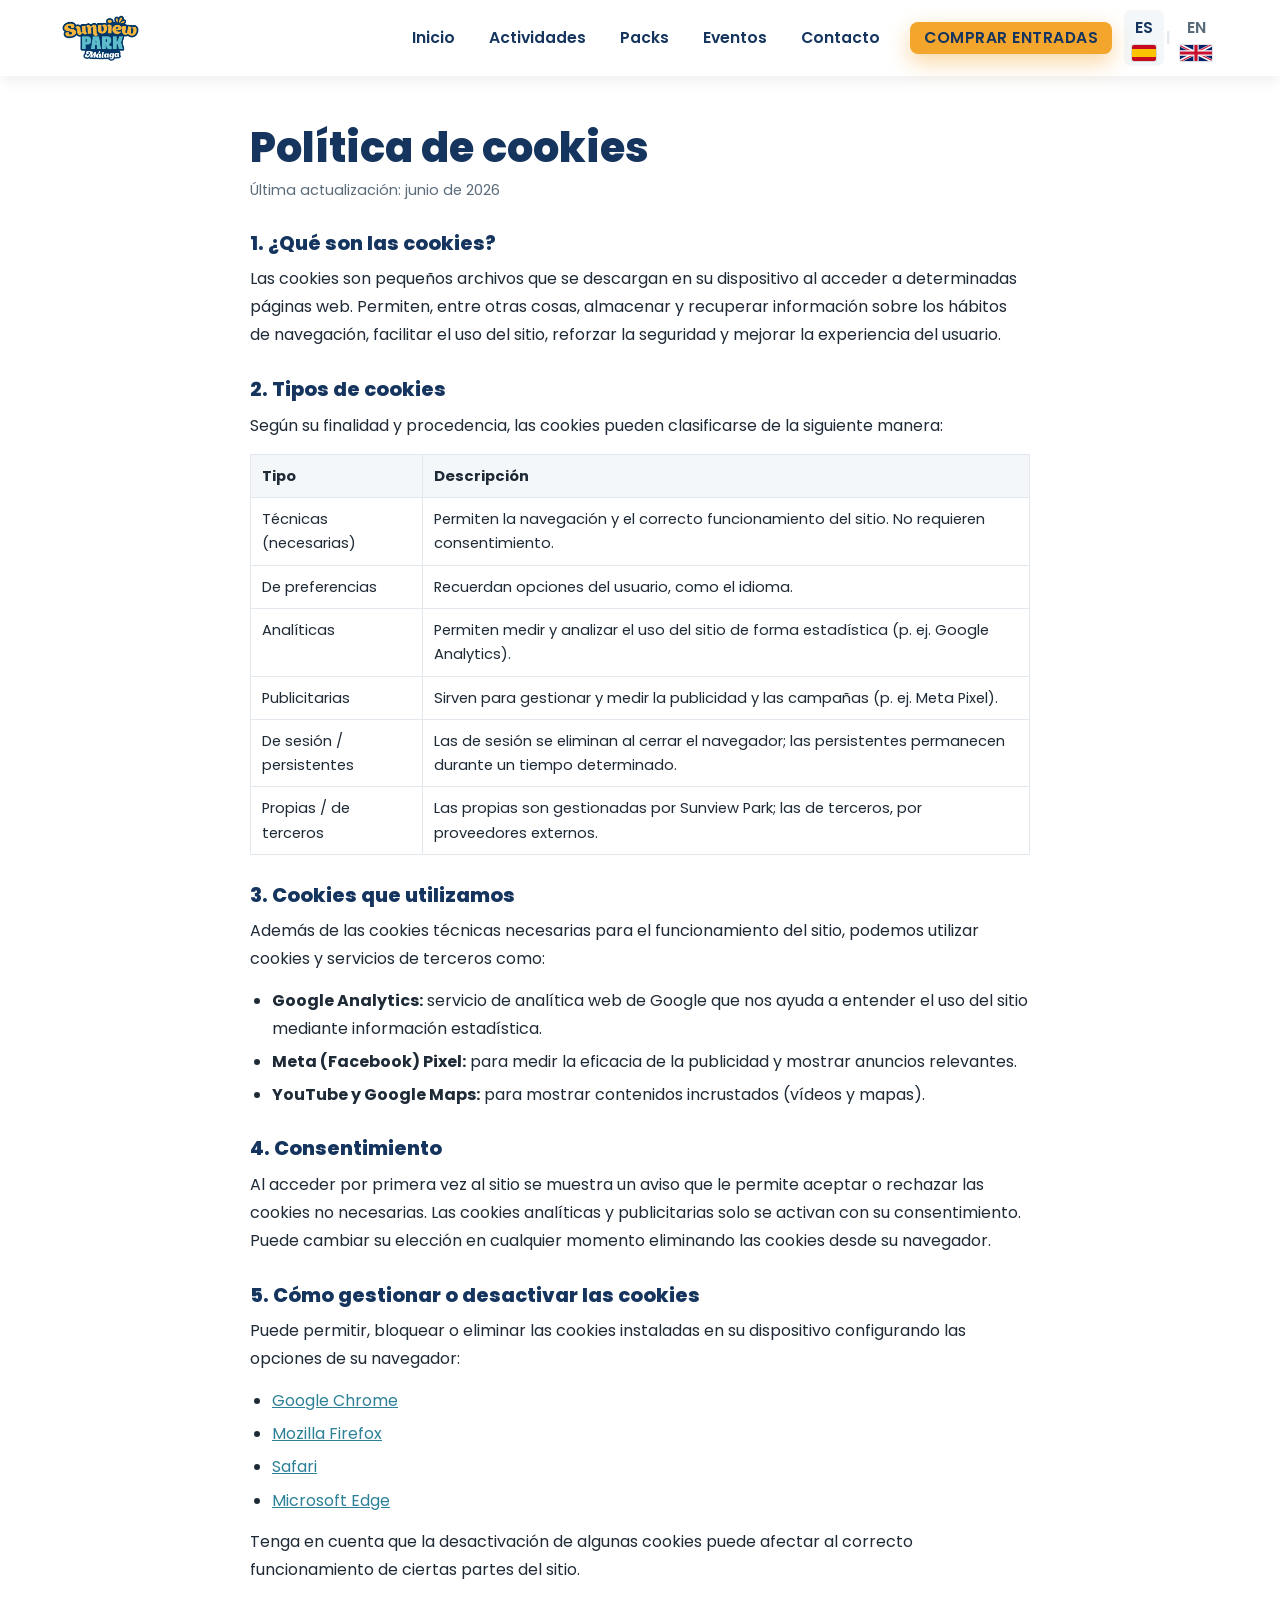
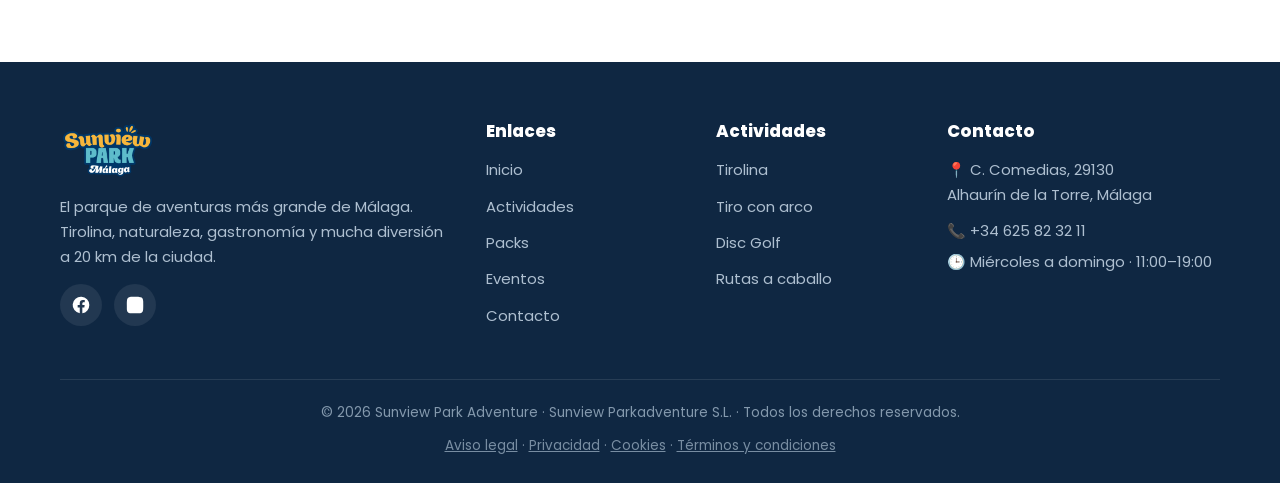
<file: politica-de-cookies.html>
<!DOCTYPE html>
<html lang="es">
<head>
  <meta charset="UTF-8">
  <meta name="viewport" content="width=device-width, initial-scale=1.0">
  <title>Política de cookies | Sunview Park Adventure</title>
  <meta name="description" content="Política de cookies de Sunview Park Adventure: qué cookies utilizamos y cómo gestionarlas.">
  <link rel="canonical" href="https://sunviewpark.com/politica-de-cookies.html">
  <meta name="robots" content="index, follow">
  <link rel="preconnect" href="https://fonts.googleapis.com">
  <link rel="preconnect" href="https://fonts.gstatic.com" crossorigin>
  <link href="https://fonts.googleapis.com/css2?family=Poppins:wght@400;500;600;700;800&display=swap" rel="stylesheet">
  <link rel="icon" type="image/png" href="images/logo.png">
  <link rel="stylesheet" href="style.css">
</head>
<body>

  <header class="navbar">
    <nav class="navbar__inner" aria-label="Navegación principal">
      <a href="index.html" class="navbar__logo" aria-label="Sunview Park - Inicio">
        <img src="images/logo.png" alt="Sunview Park Adventure">
      </a>
      <ul class="navbar__links" id="nav-links">
        <li><a href="index.html">Inicio</a></li>
        <li><a href="actividades.html">Actividades</a></li>
        <li><a href="packs.html">Packs</a></li>
        <li><a href="eventos.html">Eventos</a></li>
        <li><a href="contacto.html">Contacto</a></li>
        <li class="navbar__cta"><a href="index.html#entradas" class="btn btn--ticket">Comprar entradas</a></li>
        <li class="navbar__lang"><a href="politica-de-cookies.html" class="active">ES <img src="images/flag-es.svg" alt="" class="flag"></a><span>|</span><a href="en/index.html">EN <img src="images/flag-gb.svg" alt="" class="flag"></a></li>
      </ul>
      <button class="navbar__toggle" id="nav-toggle" aria-label="Abrir menú" aria-expanded="false" aria-controls="nav-links">
        <span></span><span></span><span></span>
      </button>
    </nav>
  </header>

  <main class="legal-page">
    <div class="container">
      <h1>Política de cookies</h1>
      <p class="legal-updated">Última actualización: junio de 2026</p>

      <h2>1. ¿Qué son las cookies?</h2>
      <p>Las cookies son pequeños archivos que se descargan en su dispositivo al acceder a determinadas páginas web. Permiten, entre otras cosas, almacenar y recuperar información sobre los hábitos de navegación, facilitar el uso del sitio, reforzar la seguridad y mejorar la experiencia del usuario.</p>

      <h2>2. Tipos de cookies</h2>
      <p>Según su finalidad y procedencia, las cookies pueden clasificarse de la siguiente manera:</p>
      <table>
        <thead>
          <tr><th>Tipo</th><th>Descripción</th></tr>
        </thead>
        <tbody>
          <tr><td>Técnicas (necesarias)</td><td>Permiten la navegación y el correcto funcionamiento del sitio. No requieren consentimiento.</td></tr>
          <tr><td>De preferencias</td><td>Recuerdan opciones del usuario, como el idioma.</td></tr>
          <tr><td>Analíticas</td><td>Permiten medir y analizar el uso del sitio de forma estadística (p. ej. Google Analytics).</td></tr>
          <tr><td>Publicitarias</td><td>Sirven para gestionar y medir la publicidad y las campañas (p. ej. Meta Pixel).</td></tr>
          <tr><td>De sesión / persistentes</td><td>Las de sesión se eliminan al cerrar el navegador; las persistentes permanecen durante un tiempo determinado.</td></tr>
          <tr><td>Propias / de terceros</td><td>Las propias son gestionadas por Sunview Park; las de terceros, por proveedores externos.</td></tr>
        </tbody>
      </table>

      <h2>3. Cookies que utilizamos</h2>
      <p>Además de las cookies técnicas necesarias para el funcionamiento del sitio, podemos utilizar cookies y servicios de terceros como:</p>
      <ul>
        <li><strong>Google Analytics:</strong> servicio de analítica web de Google que nos ayuda a entender el uso del sitio mediante información estadística.</li>
        <li><strong>Meta (Facebook) Pixel:</strong> para medir la eficacia de la publicidad y mostrar anuncios relevantes.</li>
        <li><strong>YouTube y Google Maps:</strong> para mostrar contenidos incrustados (vídeos y mapas).</li>
      </ul>

      <h2>4. Consentimiento</h2>
      <p>Al acceder por primera vez al sitio se muestra un aviso que le permite aceptar o rechazar las cookies no necesarias. Las cookies analíticas y publicitarias solo se activan con su consentimiento. Puede cambiar su elección en cualquier momento eliminando las cookies desde su navegador.</p>

      <h2>5. Cómo gestionar o desactivar las cookies</h2>
      <p>Puede permitir, bloquear o eliminar las cookies instaladas en su dispositivo configurando las opciones de su navegador:</p>
      <ul>
        <li><a href="https://support.google.com/chrome/answer/95647" target="_blank" rel="noopener">Google Chrome</a></li>
        <li><a href="https://support.mozilla.org/es/kb/proteccion-antirrastreo-mejorada-firefox-escritorio" target="_blank" rel="noopener">Mozilla Firefox</a></li>
        <li><a href="https://support.apple.com/es-es/guide/safari/sfri11471/mac" target="_blank" rel="noopener">Safari</a></li>
        <li><a href="https://support.microsoft.com/es-es/microsoft-edge" target="_blank" rel="noopener">Microsoft Edge</a></li>
      </ul>
      <p>Tenga en cuenta que la desactivación de algunas cookies puede afectar al correcto funcionamiento de ciertas partes del sitio.</p>
    </div>
  </main>

  <footer class="footer">
    <div class="container">
      <div class="footer__grid">
        <div>
          <div class="footer__logo"><img src="images/logo.png" alt="Sunview Park Adventure"></div>
          <p>El parque de aventuras más grande de Málaga. Tirolina, naturaleza, gastronomía y mucha diversión a 20 km de la ciudad.</p>
          <div class="footer__social">
            <a href="https://www.facebook.com/sunviewparkadventure" target="_blank" rel="noopener" aria-label="Facebook"><svg viewBox="0 0 24 24"><path d="M22 12a10 10 0 1 0-11.5 9.9v-7H8v-2.9h2.5V9.8c0-2.5 1.5-3.9 3.8-3.9 1.1 0 2.2.2 2.2.2v2.5h-1.3c-1.2 0-1.6.8-1.6 1.6v1.8h2.8l-.4 2.9h-2.4v7A10 10 0 0 0 22 12z"/></svg></a>
            <a href="https://www.instagram.com/sunviewparkadventure" target="_blank" rel="noopener" aria-label="Instagram"><svg viewBox="0 0 24 24"><path d="M12 2.2c3.2 0 3.6 0 4.9.1 1.2.1 1.8.3 2.2.4.6.2 1 .4 1.4.9.5.4.7.8.9 1.4.1.4.3 1 .4 2.2.1 1.3.1 1.7.1 4.9s0 3.6-.1 4.9c-.1 1.2-.3 1.8-.4 2.2-.2.6-.4 1-.9 1.4-.4.5-.8.7-1.4.9-.4.1-1 .3-2.2.4-1.3.1-1.7.1-4.9.1s-3.6 0-4.9-.1c-1.2-.1-1.8-.3-2.2-.4-.6-.2-1-.4-1.4-.9-.5-.4-.7-.8-.9-1.4-.1-.4-.3-1-.4-2.2C2.2 15.6 2.2 15.2 2.2 12s0-3.6.1-4.9c.1-1.2.3-1.8.4-2.2.2-.6.4-1 .9-1.4.4-.5.8-.7 1.4-.9.4-.1 1-.3 2.2-.4C8.4 2.2 8.8 2.2 12 2.2z"/></svg></a>
          </div>
        </div>
        <div>
          <h4>Enlaces</h4>
          <ul class="footer__links">
            <li><a href="index.html">Inicio</a></li>
            <li><a href="actividades.html">Actividades</a></li>
            <li><a href="packs.html">Packs</a></li>
            <li><a href="eventos.html">Eventos</a></li>
            <li><a href="contacto.html">Contacto</a></li>
          </ul>
        </div>
        <div>
          <h4>Actividades</h4>
          <ul class="footer__links">
            <li><a href="actividades.html#tirolina">Tirolina</a></li>
            <li><a href="actividades.html#arco">Tiro con arco</a></li>
            <li><a href="actividades.html#discgolf">Disc Golf</a></li>
            <li><a href="actividades.html#caballo">Rutas a caballo</a></li>
          </ul>
        </div>
        <div>
          <h4>Contacto</h4>
          <p>📍 C. Comedias, 29130<br>Alhaurín de la Torre, Málaga</p>
          <p style="margin-top:10px;">📞 <a href="tel:+34625823211">+34 625 82 32 11</a></p>
          <p style="margin-top:6px;">🕒 Miércoles a domingo · 11:00–19:00</p>
        </div>
      </div>
      <div class="footer__bottom">
        © <span data-year>2026</span> Sunview Park Adventure · Sunview Parkadventure S.L. · Todos los derechos reservados.
        <span class="footer__legal"><a href="aviso-legal.html">Aviso legal</a> · <a href="politica-de-privacidad.html">Privacidad</a> · <a href="politica-de-cookies.html">Cookies</a> · <a href="terminos-y-condiciones.html">Términos y condiciones</a></span>
      </div>
    </div>
  </footer>

  <script src="main.js"></script>
</body>
</html>
</file>
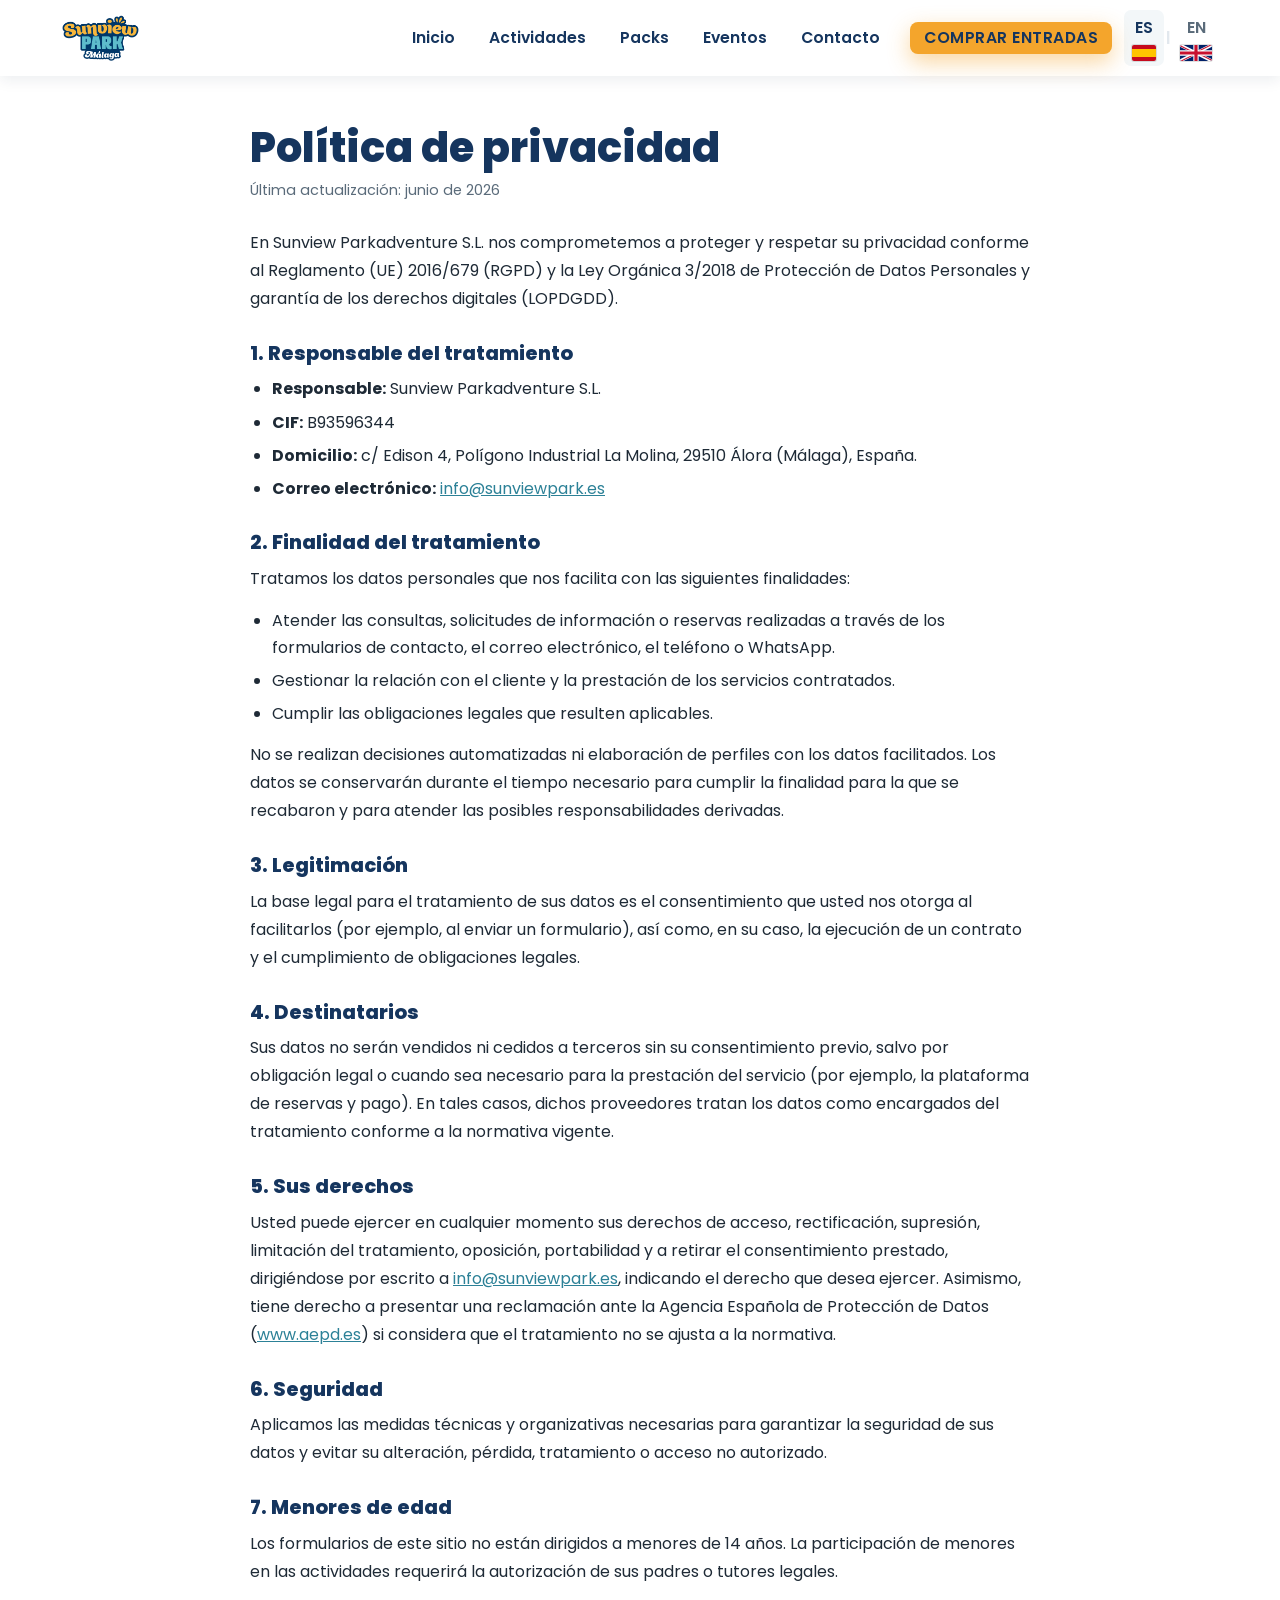
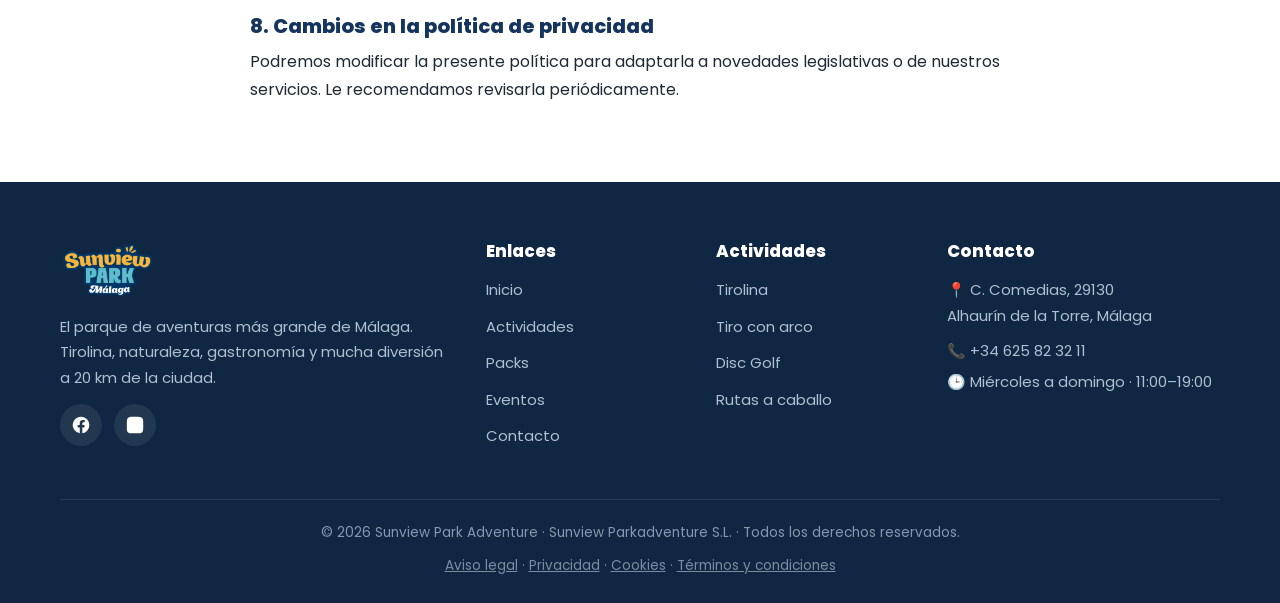
<file: politica-de-privacidad.html>
<!DOCTYPE html>
<html lang="es">
<head>
  <meta charset="UTF-8">
  <meta name="viewport" content="width=device-width, initial-scale=1.0">
  <title>Política de privacidad | Sunview Park Adventure</title>
  <meta name="description" content="Política de privacidad y protección de datos de Sunview Park Adventure (Sunview Parkadventure S.L.).">
  <link rel="canonical" href="https://sunviewpark.com/politica-de-privacidad.html">
  <meta name="robots" content="index, follow">
  <link rel="preconnect" href="https://fonts.googleapis.com">
  <link rel="preconnect" href="https://fonts.gstatic.com" crossorigin>
  <link href="https://fonts.googleapis.com/css2?family=Poppins:wght@400;500;600;700;800&display=swap" rel="stylesheet">
  <link rel="icon" type="image/png" href="images/logo.png">
  <link rel="stylesheet" href="style.css">
</head>
<body>

  <header class="navbar">
    <nav class="navbar__inner" aria-label="Navegación principal">
      <a href="index.html" class="navbar__logo" aria-label="Sunview Park - Inicio">
        <img src="images/logo.png" alt="Sunview Park Adventure">
      </a>
      <ul class="navbar__links" id="nav-links">
        <li><a href="index.html">Inicio</a></li>
        <li><a href="actividades.html">Actividades</a></li>
        <li><a href="packs.html">Packs</a></li>
        <li><a href="eventos.html">Eventos</a></li>
        <li><a href="contacto.html">Contacto</a></li>
        <li class="navbar__cta"><a href="index.html#entradas" class="btn btn--ticket">Comprar entradas</a></li>
        <li class="navbar__lang"><a href="politica-de-privacidad.html" class="active">ES <img src="images/flag-es.svg" alt="" class="flag"></a><span>|</span><a href="en/index.html">EN <img src="images/flag-gb.svg" alt="" class="flag"></a></li>
      </ul>
      <button class="navbar__toggle" id="nav-toggle" aria-label="Abrir menú" aria-expanded="false" aria-controls="nav-links">
        <span></span><span></span><span></span>
      </button>
    </nav>
  </header>

  <main class="legal-page">
    <div class="container">
      <h1>Política de privacidad</h1>
      <p class="legal-updated">Última actualización: junio de 2026</p>

      <p>En Sunview Parkadventure S.L. nos comprometemos a proteger y respetar su privacidad conforme al Reglamento (UE) 2016/679 (RGPD) y la Ley Orgánica 3/2018 de Protección de Datos Personales y garantía de los derechos digitales (LOPDGDD).</p>

      <h2>1. Responsable del tratamiento</h2>
      <ul>
        <li><strong>Responsable:</strong> Sunview Parkadventure S.L.</li>
        <li><strong>CIF:</strong> B93596344</li>
        <li><strong>Domicilio:</strong> c/ Edison 4, Polígono Industrial La Molina, 29510 Álora (Málaga), España.</li>
        <li><strong>Correo electrónico:</strong> <a href="mailto:info@sunviewpark.es">info@sunviewpark.es</a></li>
      </ul>

      <h2>2. Finalidad del tratamiento</h2>
      <p>Tratamos los datos personales que nos facilita con las siguientes finalidades:</p>
      <ul>
        <li>Atender las consultas, solicitudes de información o reservas realizadas a través de los formularios de contacto, el correo electrónico, el teléfono o WhatsApp.</li>
        <li>Gestionar la relación con el cliente y la prestación de los servicios contratados.</li>
        <li>Cumplir las obligaciones legales que resulten aplicables.</li>
      </ul>
      <p>No se realizan decisiones automatizadas ni elaboración de perfiles con los datos facilitados. Los datos se conservarán durante el tiempo necesario para cumplir la finalidad para la que se recabaron y para atender las posibles responsabilidades derivadas.</p>

      <h2>3. Legitimación</h2>
      <p>La base legal para el tratamiento de sus datos es el consentimiento que usted nos otorga al facilitarlos (por ejemplo, al enviar un formulario), así como, en su caso, la ejecución de un contrato y el cumplimiento de obligaciones legales.</p>

      <h2>4. Destinatarios</h2>
      <p>Sus datos no serán vendidos ni cedidos a terceros sin su consentimiento previo, salvo por obligación legal o cuando sea necesario para la prestación del servicio (por ejemplo, la plataforma de reservas y pago). En tales casos, dichos proveedores tratan los datos como encargados del tratamiento conforme a la normativa vigente.</p>

      <h2>5. Sus derechos</h2>
      <p>Usted puede ejercer en cualquier momento sus derechos de acceso, rectificación, supresión, limitación del tratamiento, oposición, portabilidad y a retirar el consentimiento prestado, dirigiéndose por escrito a <a href="mailto:info@sunviewpark.es">info@sunviewpark.es</a>, indicando el derecho que desea ejercer. Asimismo, tiene derecho a presentar una reclamación ante la Agencia Española de Protección de Datos (<a href="https://www.aepd.es" target="_blank" rel="noopener">www.aepd.es</a>) si considera que el tratamiento no se ajusta a la normativa.</p>

      <h2>6. Seguridad</h2>
      <p>Aplicamos las medidas técnicas y organizativas necesarias para garantizar la seguridad de sus datos y evitar su alteración, pérdida, tratamiento o acceso no autorizado.</p>

      <h2>7. Menores de edad</h2>
      <p>Los formularios de este sitio no están dirigidos a menores de 14 años. La participación de menores en las actividades requerirá la autorización de sus padres o tutores legales.</p>

      <h2>8. Cambios en la política de privacidad</h2>
      <p>Podremos modificar la presente política para adaptarla a novedades legislativas o de nuestros servicios. Le recomendamos revisarla periódicamente.</p>
    </div>
  </main>

  <footer class="footer">
    <div class="container">
      <div class="footer__grid">
        <div>
          <div class="footer__logo"><img src="images/logo.png" alt="Sunview Park Adventure"></div>
          <p>El parque de aventuras más grande de Málaga. Tirolina, naturaleza, gastronomía y mucha diversión a 20 km de la ciudad.</p>
          <div class="footer__social">
            <a href="https://www.facebook.com/sunviewparkadventure" target="_blank" rel="noopener" aria-label="Facebook"><svg viewBox="0 0 24 24"><path d="M22 12a10 10 0 1 0-11.5 9.9v-7H8v-2.9h2.5V9.8c0-2.5 1.5-3.9 3.8-3.9 1.1 0 2.2.2 2.2.2v2.5h-1.3c-1.2 0-1.6.8-1.6 1.6v1.8h2.8l-.4 2.9h-2.4v7A10 10 0 0 0 22 12z"/></svg></a>
            <a href="https://www.instagram.com/sunviewparkadventure" target="_blank" rel="noopener" aria-label="Instagram"><svg viewBox="0 0 24 24"><path d="M12 2.2c3.2 0 3.6 0 4.9.1 1.2.1 1.8.3 2.2.4.6.2 1 .4 1.4.9.5.4.7.8.9 1.4.1.4.3 1 .4 2.2.1 1.3.1 1.7.1 4.9s0 3.6-.1 4.9c-.1 1.2-.3 1.8-.4 2.2-.2.6-.4 1-.9 1.4-.4.5-.8.7-1.4.9-.4.1-1 .3-2.2.4-1.3.1-1.7.1-4.9.1s-3.6 0-4.9-.1c-1.2-.1-1.8-.3-2.2-.4-.6-.2-1-.4-1.4-.9-.5-.4-.7-.8-.9-1.4-.1-.4-.3-1-.4-2.2C2.2 15.6 2.2 15.2 2.2 12s0-3.6.1-4.9c.1-1.2.3-1.8.4-2.2.2-.6.4-1 .9-1.4.4-.5.8-.7 1.4-.9.4-.1 1-.3 2.2-.4C8.4 2.2 8.8 2.2 12 2.2z"/></svg></a>
          </div>
        </div>
        <div>
          <h4>Enlaces</h4>
          <ul class="footer__links">
            <li><a href="index.html">Inicio</a></li>
            <li><a href="actividades.html">Actividades</a></li>
            <li><a href="packs.html">Packs</a></li>
            <li><a href="eventos.html">Eventos</a></li>
            <li><a href="contacto.html">Contacto</a></li>
          </ul>
        </div>
        <div>
          <h4>Actividades</h4>
          <ul class="footer__links">
            <li><a href="actividades.html#tirolina">Tirolina</a></li>
            <li><a href="actividades.html#arco">Tiro con arco</a></li>
            <li><a href="actividades.html#discgolf">Disc Golf</a></li>
            <li><a href="actividades.html#caballo">Rutas a caballo</a></li>
          </ul>
        </div>
        <div>
          <h4>Contacto</h4>
          <p>📍 C. Comedias, 29130<br>Alhaurín de la Torre, Málaga</p>
          <p style="margin-top:10px;">📞 <a href="tel:+34625823211">+34 625 82 32 11</a></p>
          <p style="margin-top:6px;">🕒 Miércoles a domingo · 11:00–19:00</p>
        </div>
      </div>
      <div class="footer__bottom">
        © <span data-year>2026</span> Sunview Park Adventure · Sunview Parkadventure S.L. · Todos los derechos reservados.
        <span class="footer__legal"><a href="aviso-legal.html">Aviso legal</a> · <a href="politica-de-privacidad.html">Privacidad</a> · <a href="politica-de-cookies.html">Cookies</a> · <a href="terminos-y-condiciones.html">Términos y condiciones</a></span>
      </div>
    </div>
  </footer>

  <script src="main.js"></script>
</body>
</html>
</file>
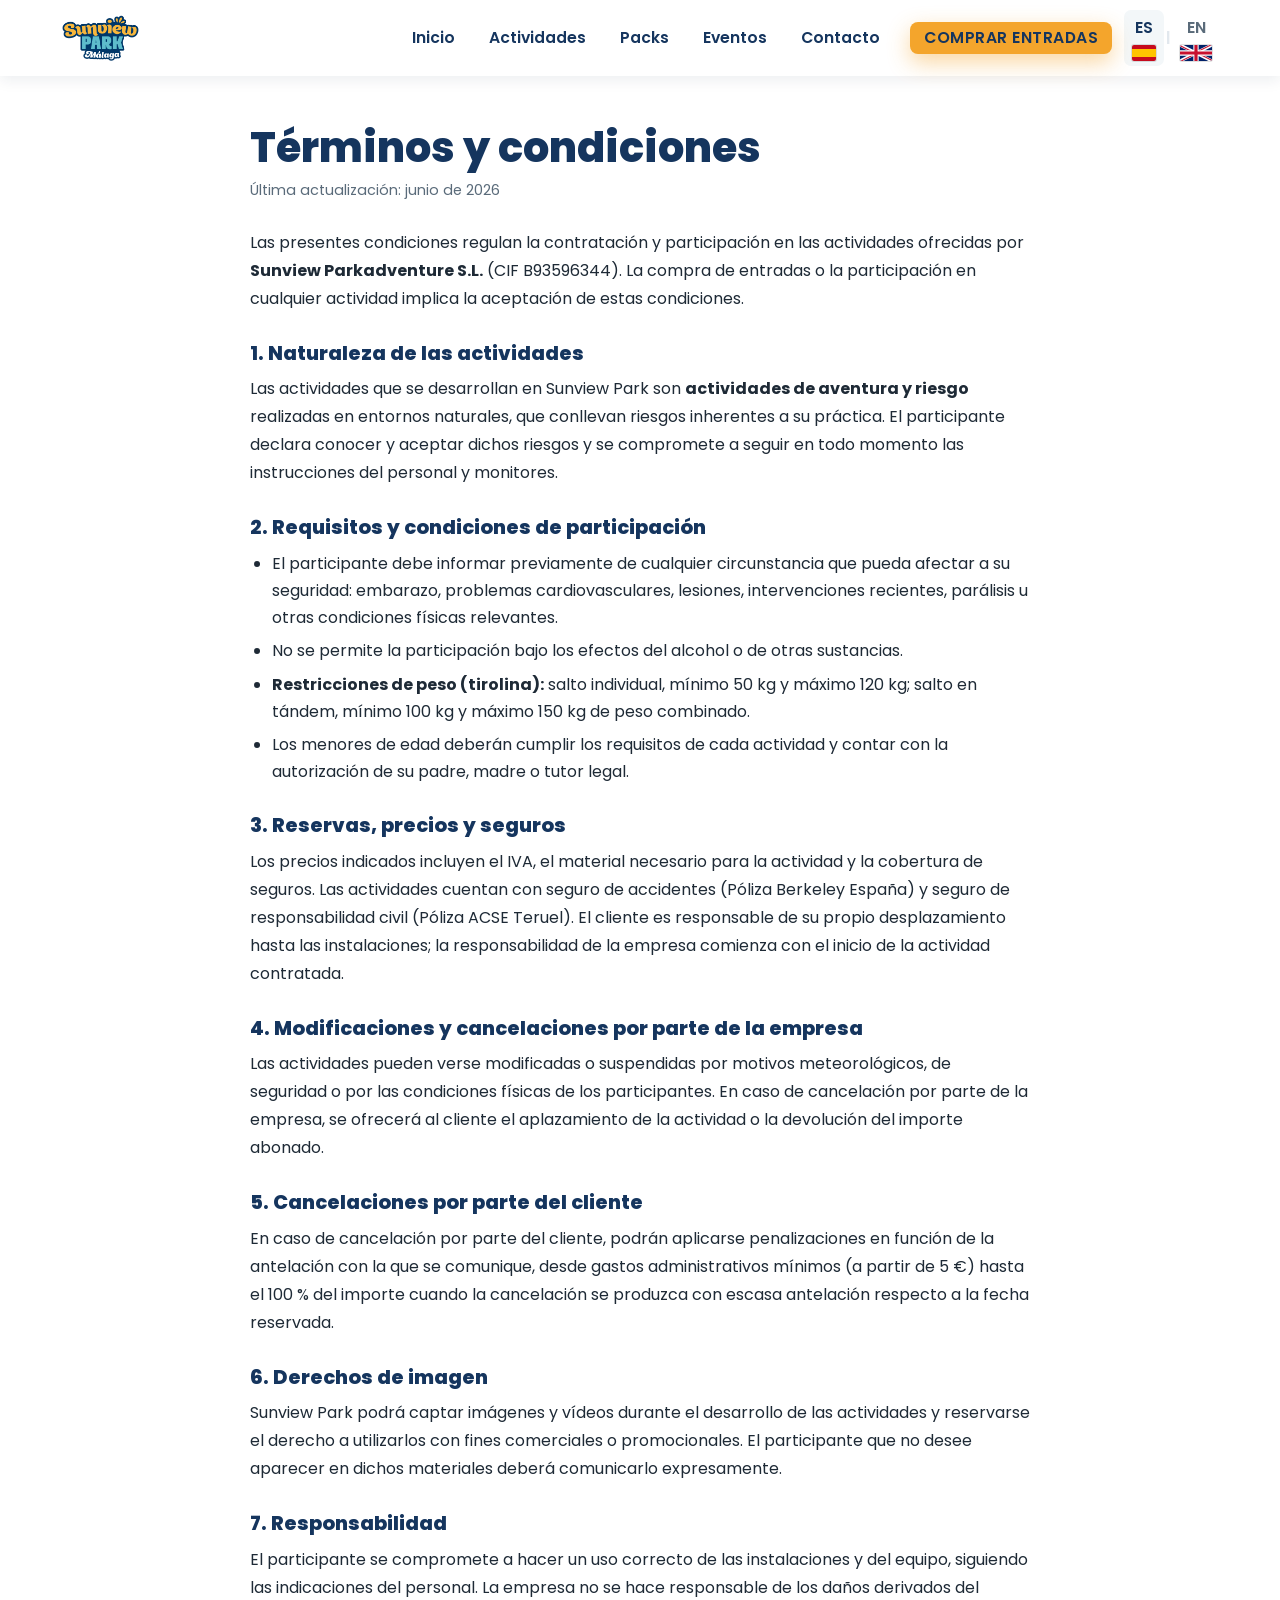
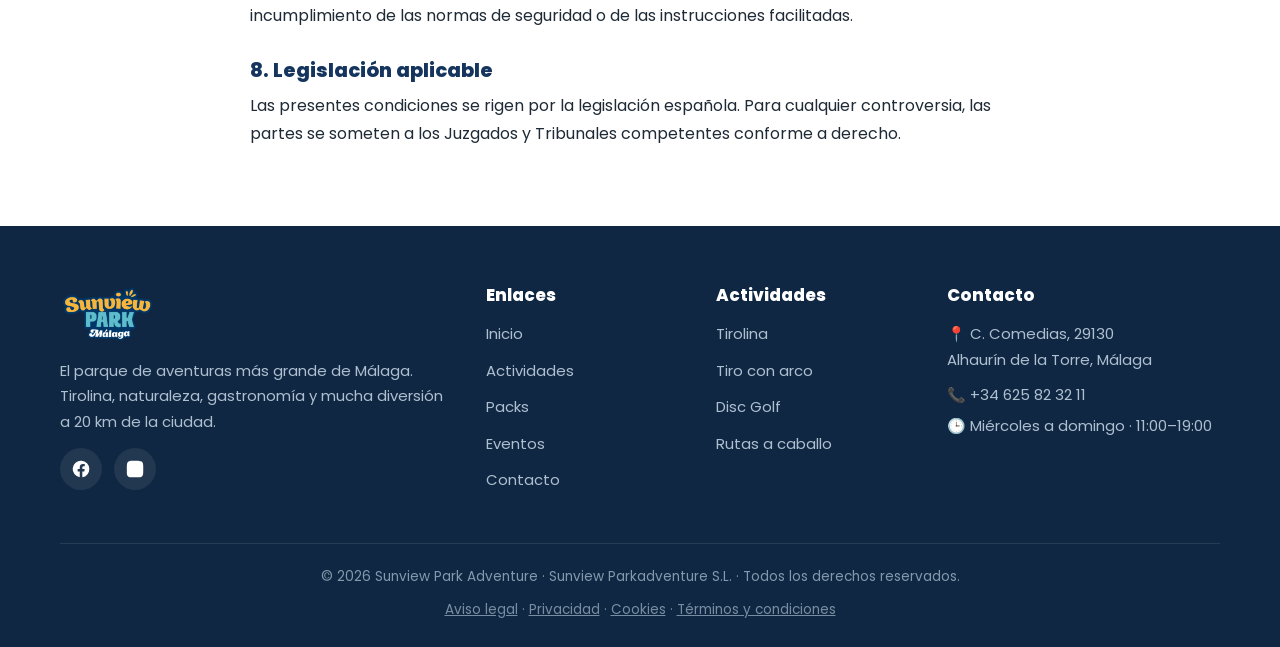
<file: terminos-y-condiciones.html>
<!DOCTYPE html>
<html lang="es">
<head>
  <meta charset="UTF-8">
  <meta name="viewport" content="width=device-width, initial-scale=1.0">
  <title>Términos y condiciones | Sunview Park Adventure</title>
  <meta name="description" content="Términos y condiciones de las actividades de Sunview Park Adventure (Sunview Parkadventure S.L.).">
  <link rel="canonical" href="https://sunviewpark.com/terminos-y-condiciones.html">
  <meta name="robots" content="index, follow">
  <link rel="preconnect" href="https://fonts.googleapis.com">
  <link rel="preconnect" href="https://fonts.gstatic.com" crossorigin>
  <link href="https://fonts.googleapis.com/css2?family=Poppins:wght@400;500;600;700;800&display=swap" rel="stylesheet">
  <link rel="icon" type="image/png" href="images/logo.png">
  <link rel="stylesheet" href="style.css">
</head>
<body>

  <header class="navbar">
    <nav class="navbar__inner" aria-label="Navegación principal">
      <a href="index.html" class="navbar__logo" aria-label="Sunview Park - Inicio">
        <img src="images/logo.png" alt="Sunview Park Adventure">
      </a>
      <ul class="navbar__links" id="nav-links">
        <li><a href="index.html">Inicio</a></li>
        <li><a href="actividades.html">Actividades</a></li>
        <li><a href="packs.html">Packs</a></li>
        <li><a href="eventos.html">Eventos</a></li>
        <li><a href="contacto.html">Contacto</a></li>
        <li class="navbar__cta"><a href="index.html#entradas" class="btn btn--ticket">Comprar entradas</a></li>
        <li class="navbar__lang"><a href="terminos-y-condiciones.html" class="active">ES <img src="images/flag-es.svg" alt="" class="flag"></a><span>|</span><a href="en/index.html">EN <img src="images/flag-gb.svg" alt="" class="flag"></a></li>
      </ul>
      <button class="navbar__toggle" id="nav-toggle" aria-label="Abrir menú" aria-expanded="false" aria-controls="nav-links">
        <span></span><span></span><span></span>
      </button>
    </nav>
  </header>

  <main class="legal-page">
    <div class="container">
      <h1>Términos y condiciones</h1>
      <p class="legal-updated">Última actualización: junio de 2026</p>

      <p>Las presentes condiciones regulan la contratación y participación en las actividades ofrecidas por <strong>Sunview Parkadventure S.L.</strong> (CIF B93596344). La compra de entradas o la participación en cualquier actividad implica la aceptación de estas condiciones.</p>

      <h2>1. Naturaleza de las actividades</h2>
      <p>Las actividades que se desarrollan en Sunview Park son <strong>actividades de aventura y riesgo</strong> realizadas en entornos naturales, que conllevan riesgos inherentes a su práctica. El participante declara conocer y aceptar dichos riesgos y se compromete a seguir en todo momento las instrucciones del personal y monitores.</p>

      <h2>2. Requisitos y condiciones de participación</h2>
      <ul>
        <li>El participante debe informar previamente de cualquier circunstancia que pueda afectar a su seguridad: embarazo, problemas cardiovasculares, lesiones, intervenciones recientes, parálisis u otras condiciones físicas relevantes.</li>
        <li>No se permite la participación bajo los efectos del alcohol o de otras sustancias.</li>
        <li><strong>Restricciones de peso (tirolina):</strong> salto individual, mínimo 50 kg y máximo 120 kg; salto en tándem, mínimo 100 kg y máximo 150 kg de peso combinado.</li>
        <li>Los menores de edad deberán cumplir los requisitos de cada actividad y contar con la autorización de su padre, madre o tutor legal.</li>
      </ul>

      <h2>3. Reservas, precios y seguros</h2>
      <p>Los precios indicados incluyen el IVA, el material necesario para la actividad y la cobertura de seguros. Las actividades cuentan con seguro de accidentes (Póliza Berkeley España) y seguro de responsabilidad civil (Póliza ACSE Teruel). El cliente es responsable de su propio desplazamiento hasta las instalaciones; la responsabilidad de la empresa comienza con el inicio de la actividad contratada.</p>

      <h2>4. Modificaciones y cancelaciones por parte de la empresa</h2>
      <p>Las actividades pueden verse modificadas o suspendidas por motivos meteorológicos, de seguridad o por las condiciones físicas de los participantes. En caso de cancelación por parte de la empresa, se ofrecerá al cliente el aplazamiento de la actividad o la devolución del importe abonado.</p>

      <h2>5. Cancelaciones por parte del cliente</h2>
      <p>En caso de cancelación por parte del cliente, podrán aplicarse penalizaciones en función de la antelación con la que se comunique, desde gastos administrativos mínimos (a partir de 5 €) hasta el 100 % del importe cuando la cancelación se produzca con escasa antelación respecto a la fecha reservada.</p>

      <h2>6. Derechos de imagen</h2>
      <p>Sunview Park podrá captar imágenes y vídeos durante el desarrollo de las actividades y reservarse el derecho a utilizarlos con fines comerciales o promocionales. El participante que no desee aparecer en dichos materiales deberá comunicarlo expresamente.</p>

      <h2>7. Responsabilidad</h2>
      <p>El participante se compromete a hacer un uso correcto de las instalaciones y del equipo, siguiendo las indicaciones del personal. La empresa no se hace responsable de los daños derivados del incumplimiento de las normas de seguridad o de las instrucciones facilitadas.</p>

      <h2>8. Legislación aplicable</h2>
      <p>Las presentes condiciones se rigen por la legislación española. Para cualquier controversia, las partes se someten a los Juzgados y Tribunales competentes conforme a derecho.</p>
    </div>
  </main>

  <footer class="footer">
    <div class="container">
      <div class="footer__grid">
        <div>
          <div class="footer__logo"><img src="images/logo.png" alt="Sunview Park Adventure"></div>
          <p>El parque de aventuras más grande de Málaga. Tirolina, naturaleza, gastronomía y mucha diversión a 20 km de la ciudad.</p>
          <div class="footer__social">
            <a href="https://www.facebook.com/sunviewparkadventure" target="_blank" rel="noopener" aria-label="Facebook"><svg viewBox="0 0 24 24"><path d="M22 12a10 10 0 1 0-11.5 9.9v-7H8v-2.9h2.5V9.8c0-2.5 1.5-3.9 3.8-3.9 1.1 0 2.2.2 2.2.2v2.5h-1.3c-1.2 0-1.6.8-1.6 1.6v1.8h2.8l-.4 2.9h-2.4v7A10 10 0 0 0 22 12z"/></svg></a>
            <a href="https://www.instagram.com/sunviewparkadventure" target="_blank" rel="noopener" aria-label="Instagram"><svg viewBox="0 0 24 24"><path d="M12 2.2c3.2 0 3.6 0 4.9.1 1.2.1 1.8.3 2.2.4.6.2 1 .4 1.4.9.5.4.7.8.9 1.4.1.4.3 1 .4 2.2.1 1.3.1 1.7.1 4.9s0 3.6-.1 4.9c-.1 1.2-.3 1.8-.4 2.2-.2.6-.4 1-.9 1.4-.4.5-.8.7-1.4.9-.4.1-1 .3-2.2.4-1.3.1-1.7.1-4.9.1s-3.6 0-4.9-.1c-1.2-.1-1.8-.3-2.2-.4-.6-.2-1-.4-1.4-.9-.5-.4-.7-.8-.9-1.4-.1-.4-.3-1-.4-2.2C2.2 15.6 2.2 15.2 2.2 12s0-3.6.1-4.9c.1-1.2.3-1.8.4-2.2.2-.6.4-1 .9-1.4.4-.5.8-.7 1.4-.9.4-.1 1-.3 2.2-.4C8.4 2.2 8.8 2.2 12 2.2z"/></svg></a>
          </div>
        </div>
        <div>
          <h4>Enlaces</h4>
          <ul class="footer__links">
            <li><a href="index.html">Inicio</a></li>
            <li><a href="actividades.html">Actividades</a></li>
            <li><a href="packs.html">Packs</a></li>
            <li><a href="eventos.html">Eventos</a></li>
            <li><a href="contacto.html">Contacto</a></li>
          </ul>
        </div>
        <div>
          <h4>Actividades</h4>
          <ul class="footer__links">
            <li><a href="actividades.html#tirolina">Tirolina</a></li>
            <li><a href="actividades.html#arco">Tiro con arco</a></li>
            <li><a href="actividades.html#discgolf">Disc Golf</a></li>
            <li><a href="actividades.html#caballo">Rutas a caballo</a></li>
          </ul>
        </div>
        <div>
          <h4>Contacto</h4>
          <p>📍 C. Comedias, 29130<br>Alhaurín de la Torre, Málaga</p>
          <p style="margin-top:10px;">📞 <a href="tel:+34625823211">+34 625 82 32 11</a></p>
          <p style="margin-top:6px;">🕒 Miércoles a domingo · 11:00–19:00</p>
        </div>
      </div>
      <div class="footer__bottom">
        © <span data-year>2026</span> Sunview Park Adventure · Sunview Parkadventure S.L. · Todos los derechos reservados.
        <span class="footer__legal"><a href="aviso-legal.html">Aviso legal</a> · <a href="politica-de-privacidad.html">Privacidad</a> · <a href="politica-de-cookies.html">Cookies</a> · <a href="terminos-y-condiciones.html">Términos y condiciones</a></span>
      </div>
    </div>
  </footer>

  <script src="main.js"></script>
</body>
</html>
</file>
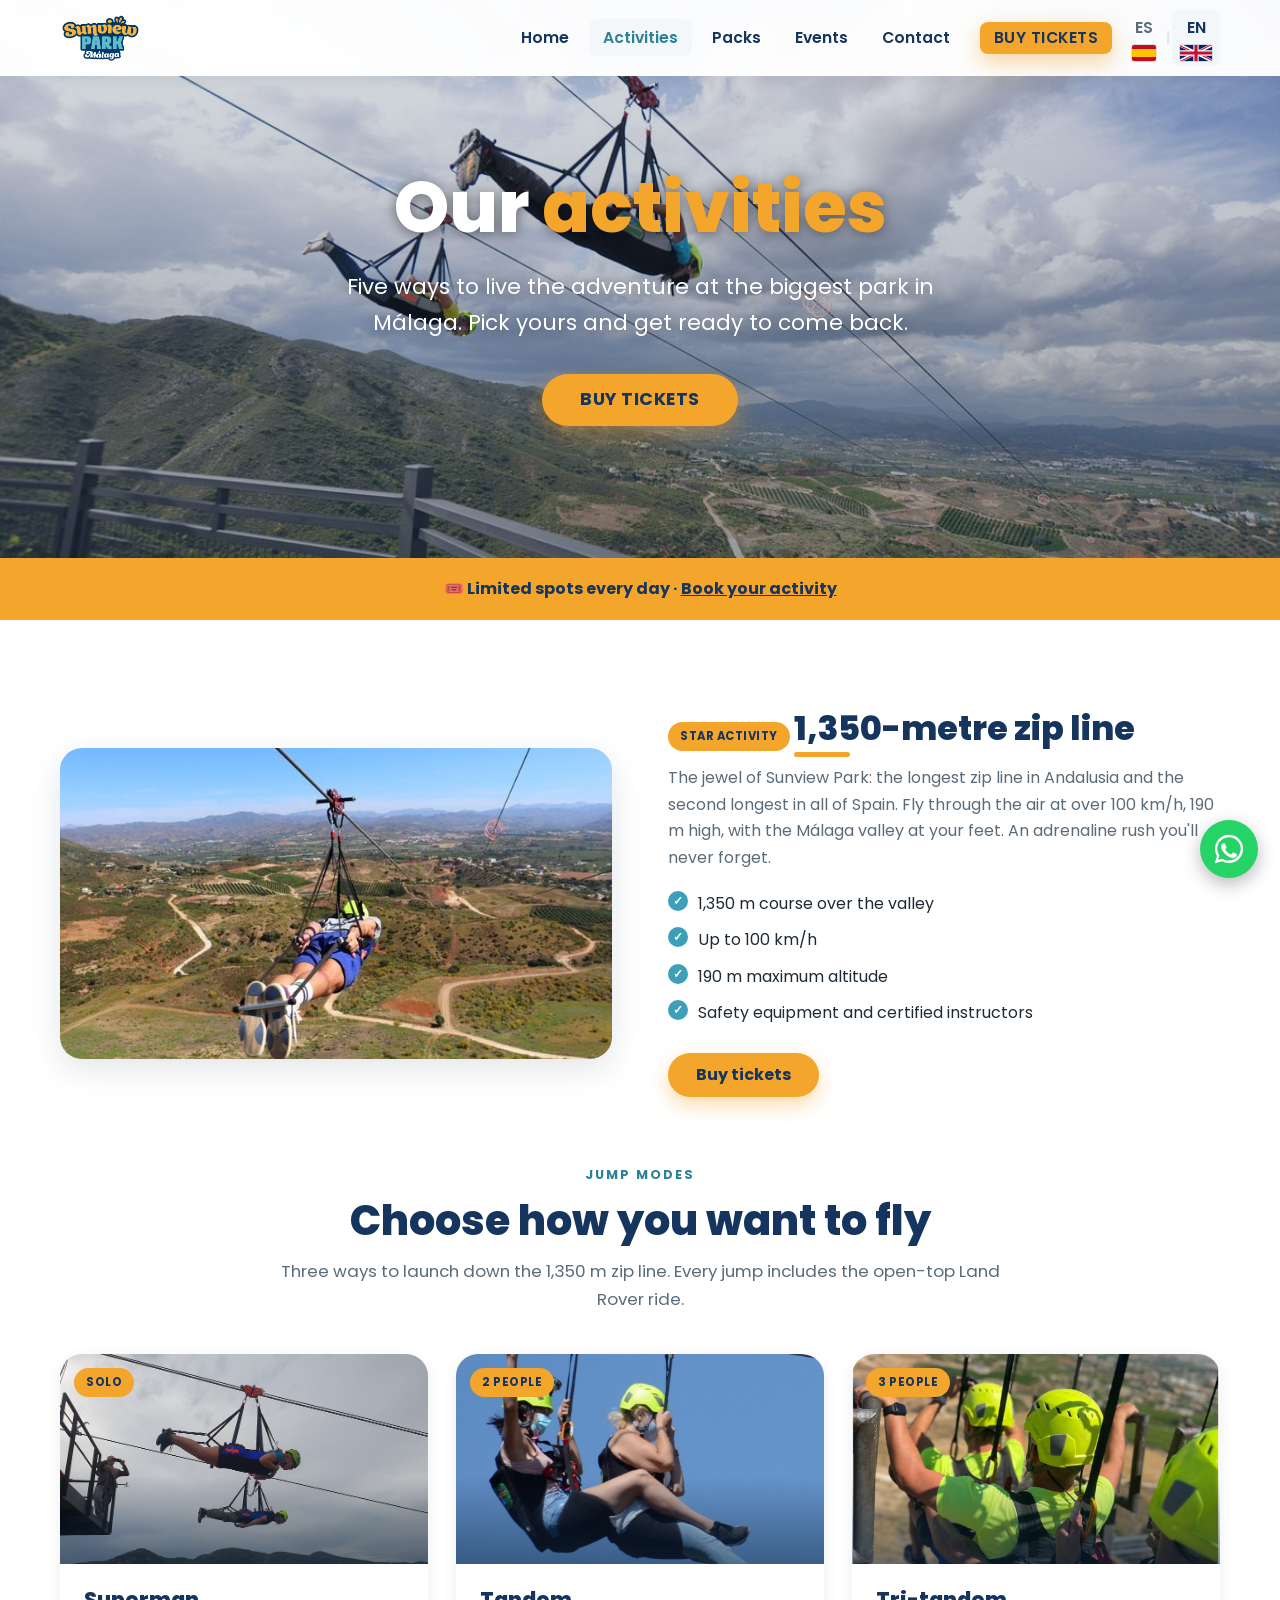
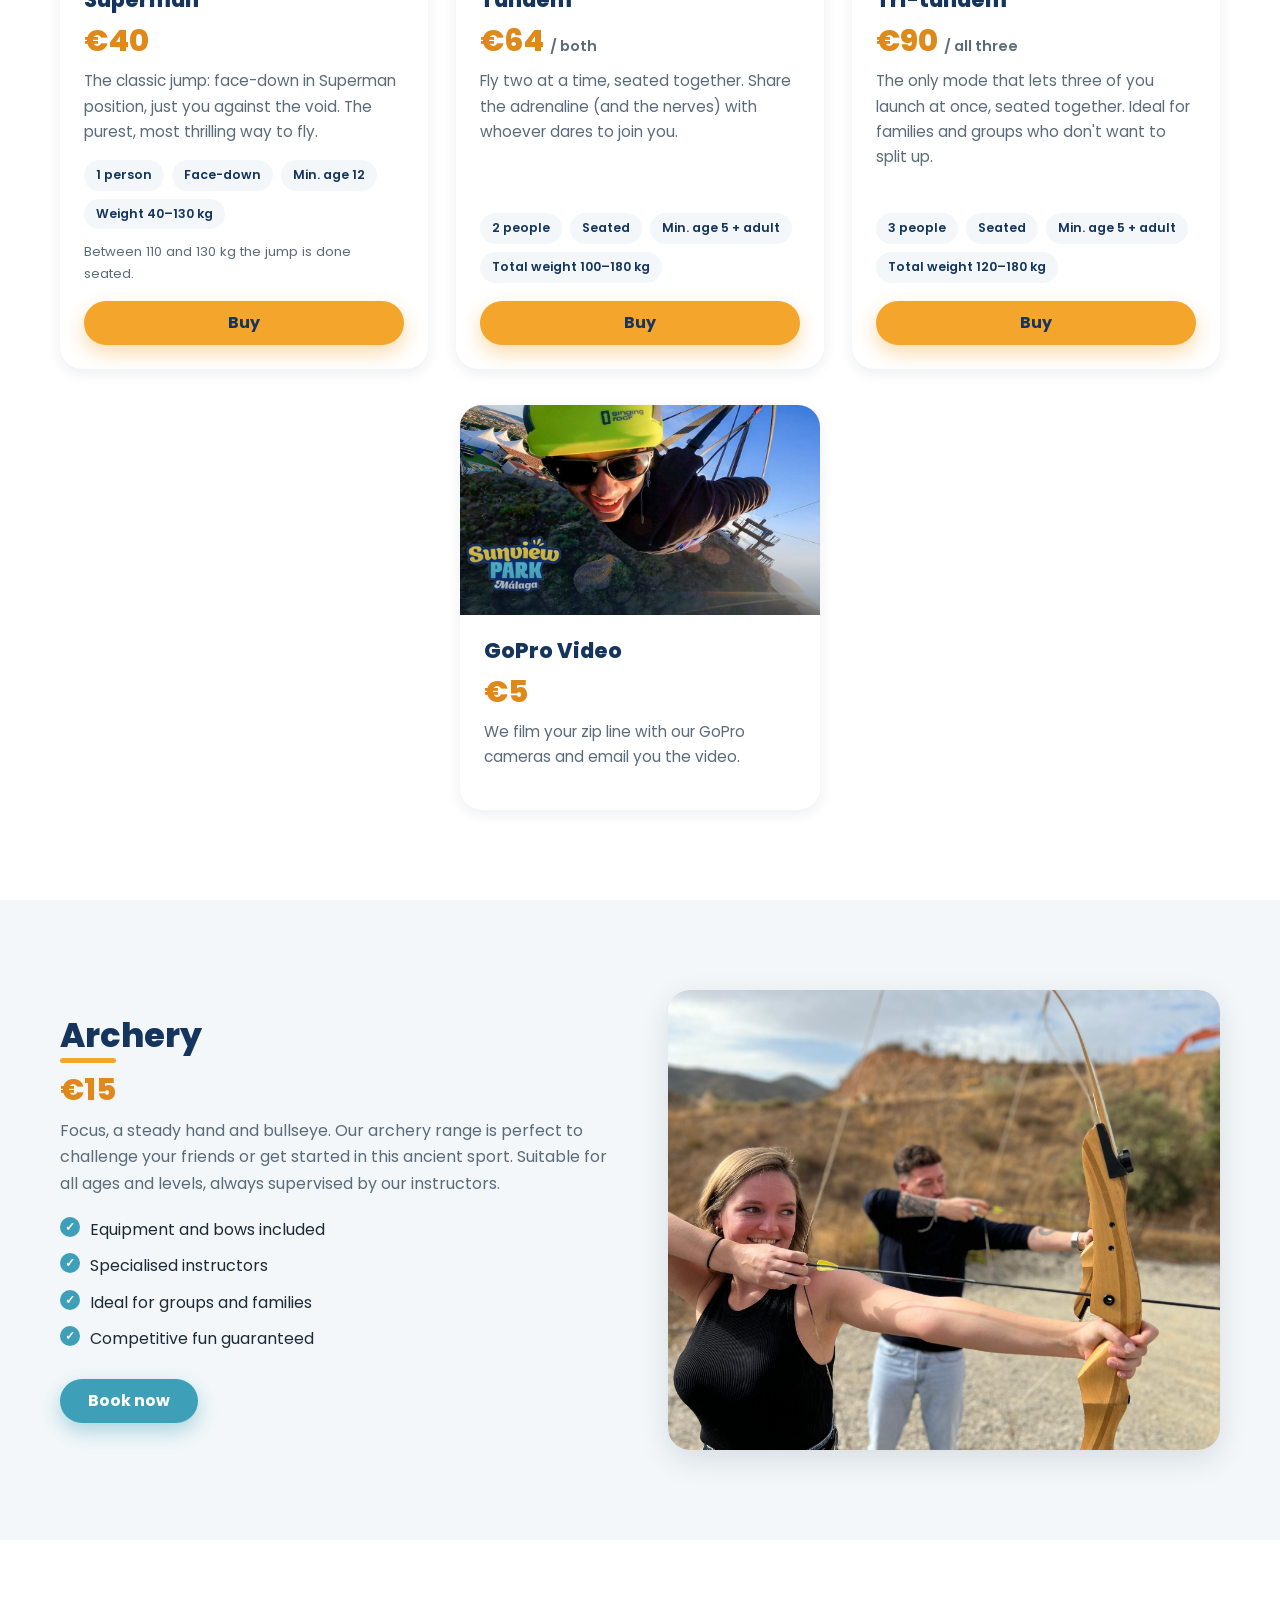
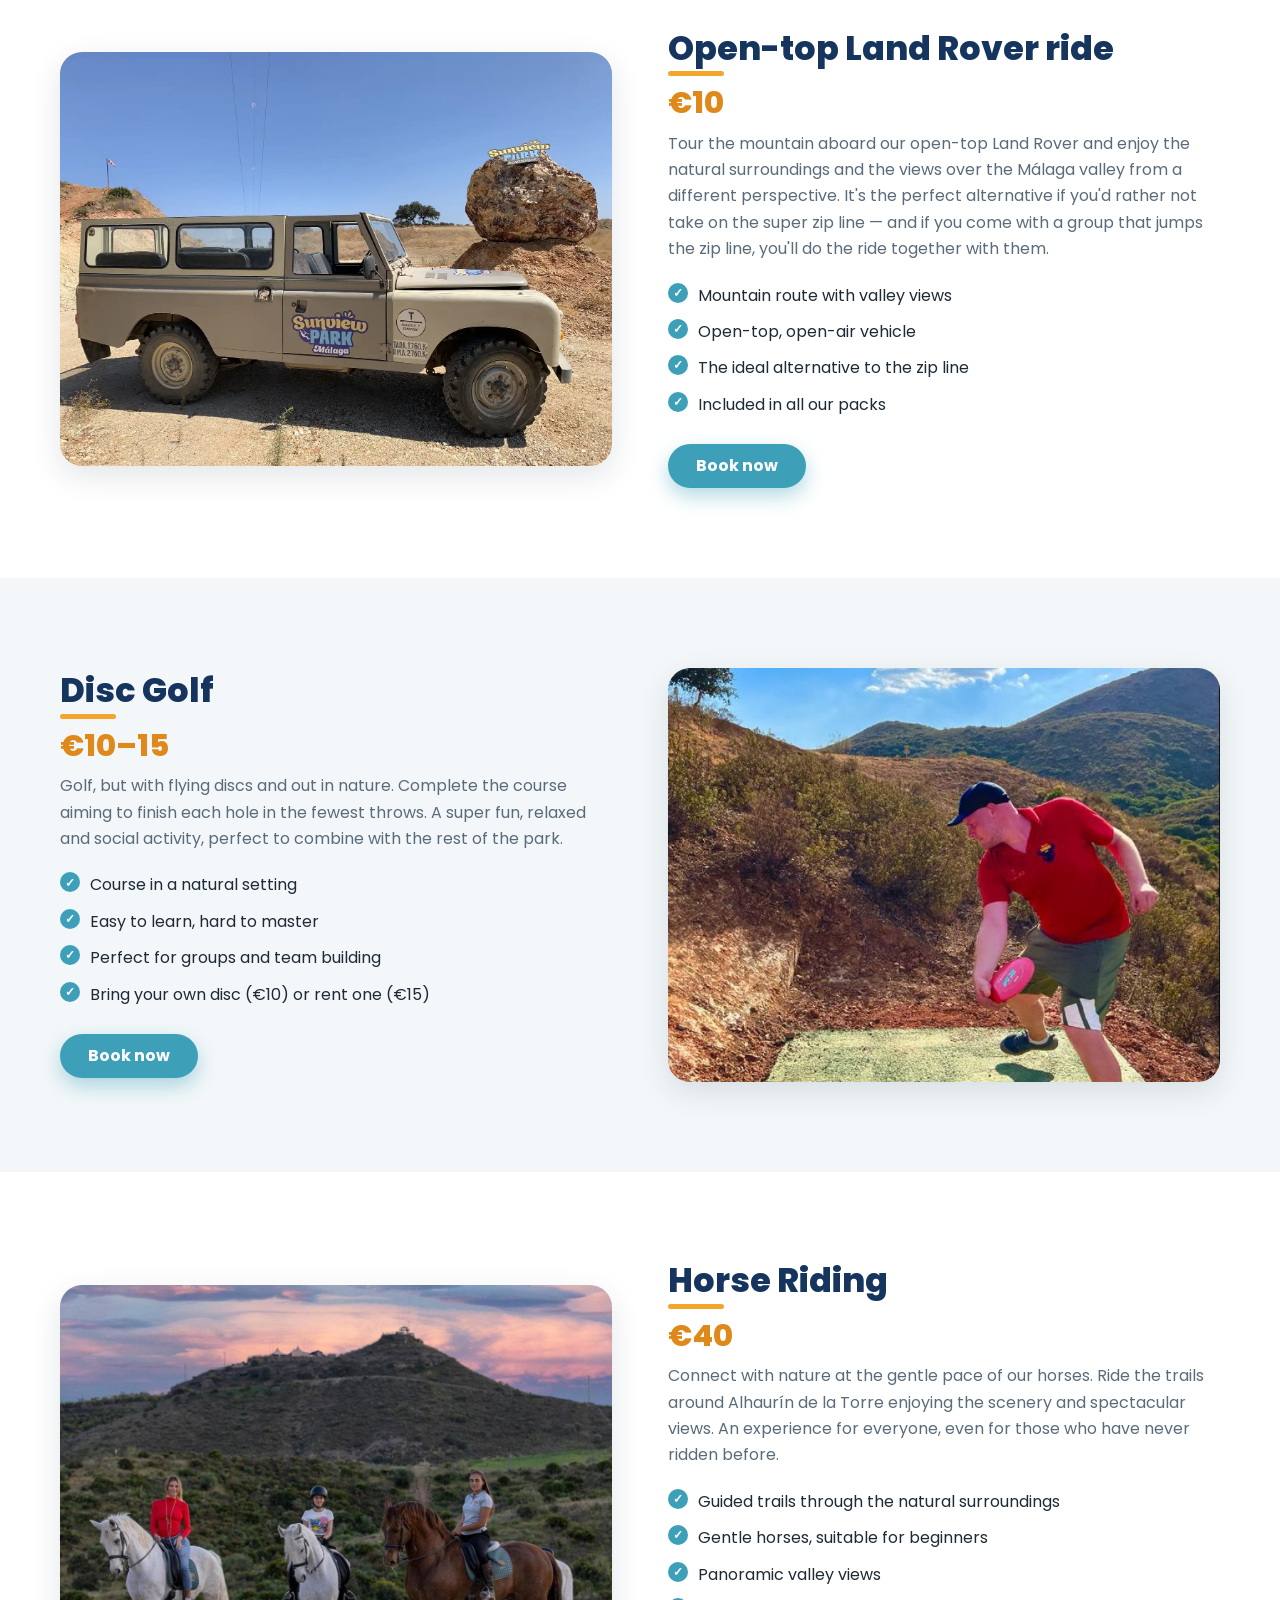
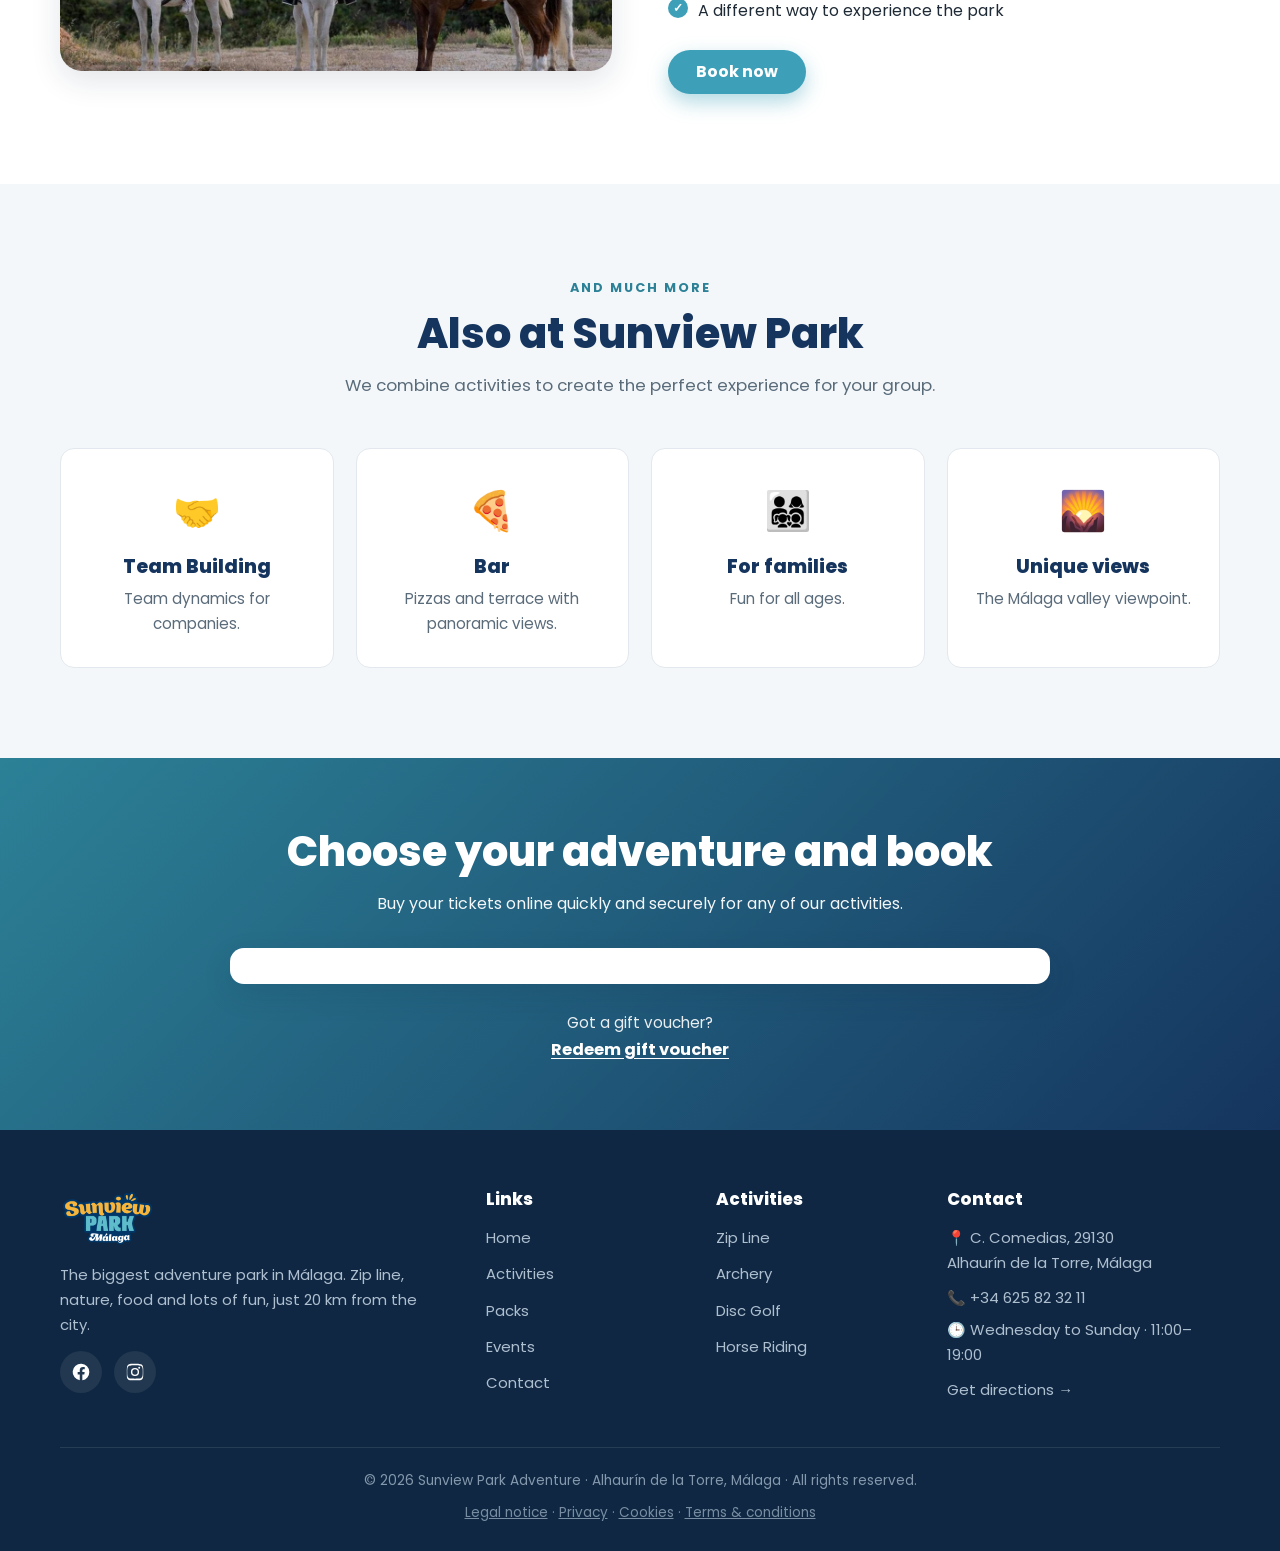
<file: en/activities.html>
<!DOCTYPE html>
<html lang="en">
<head>
  <meta charset="UTF-8">
  <meta name="viewport" content="width=device-width, initial-scale=1.0">
  <title>Activities | Sunview Park Adventure Málaga</title>
  <meta name="description" content="1,350 m zip line, archery, disc golf and horse riding at Sunview Park Adventure, Alhaurín de la Torre (Málaga). Adventure for all ages.">
  <!-- SEO: canonical, hreflang, Open Graph, Twitter -->
  <link rel="canonical" href="https://sunviewpark.com/en/activities.html">
  <link rel="alternate" hreflang="es" href="https://sunviewpark.com/actividades.html">
  <link rel="alternate" hreflang="en" href="https://sunviewpark.com/en/activities.html">
  <link rel="alternate" hreflang="x-default" href="https://sunviewpark.com/actividades.html">
  <meta property="og:type" content="website">
  <meta property="og:site_name" content="Sunview Park Adventure">
  <meta property="og:locale" content="en_GB">
  <meta property="og:title" content="Activities | Sunview Park Adventure Málaga">
  <meta property="og:description" content="1,350 m zip line, archery, disc golf and horse riding at Sunview Park Adventure, Alhaurín de la Torre (Málaga). Adventure for all ages.">
  <meta property="og:url" content="https://sunviewpark.com/en/activities.html">
  <meta property="og:image" content="https://sunviewpark.com/images/og-image.jpg">
  <meta property="og:image:width" content="1200">
  <meta property="og:image:height" content="630">
  <meta name="twitter:card" content="summary_large_image">
  <meta name="twitter:title" content="Activities | Sunview Park Adventure Málaga">
  <meta name="twitter:description" content="1,350 m zip line, archery, disc golf and horse riding at Sunview Park Adventure, Alhaurín de la Torre (Málaga). Adventure for all ages.">
  <meta name="twitter:image" content="https://sunviewpark.com/images/og-image.jpg">

  <link rel="preconnect" href="https://fonts.googleapis.com">
  <link rel="preconnect" href="https://fonts.gstatic.com" crossorigin>
  <link href="https://fonts.googleapis.com/css2?family=Poppins:wght@400;500;600;700;800&display=swap" rel="stylesheet">

  <link rel="icon" type="image/png" href="../images/logo.png">
  <link rel="stylesheet" href="../style.css">
</head>
<body>

  <!-- ============================ NAVBAR ============================ -->
  <header class="navbar">
    <nav class="navbar__inner" aria-label="Main navigation">
      <a href="index.html" class="navbar__logo" aria-label="Sunview Park - Home">
        <img src="../images/logo.png" alt="Sunview Park Adventure">
      </a>
      <ul class="navbar__links" id="nav-links">
        <li><a href="index.html">Home</a></li>
        <li><a href="activities.html" class="active">Activities</a></li>
        <li><a href="packs.html">Packs</a></li>
        <li><a href="events.html">Events</a></li>
        <li><a href="contact.html">Contact</a></li>
        <li class="navbar__cta">
          <a href="#tickets" class="btn btn--ticket">Buy tickets</a>
        </li>
        <li class="navbar__lang"><a href="../actividades.html">ES <img src="../images/flag-es.svg" alt="" class="flag"></a><span>|</span><a href="activities.html" class="active">EN <img src="../images/flag-gb.svg" alt="" class="flag"></a></li>
      </ul>
      <button class="navbar__toggle" id="nav-toggle" aria-label="Open menu" aria-expanded="false" aria-controls="nav-links">
        <span></span><span></span><span></span>
      </button>
    </nav>
  </header>

  <!-- ============================= HERO ============================= -->
  <section class="hero hero--inner hero--activities" style="background-image: url('../images/tirolina-sunview-park.jpg');">
    <div class="hero__banner" aria-hidden="true" style="background-image: url('../images/tirolina-sunview-park.jpg');"></div>
    <div class="hero__content">
      <h1>Our <span class="accent">activities</span></h1>
      <p>Five ways to live the adventure at the biggest park in Málaga. Pick yours and get ready to come back.</p>
      <div class="hero__actions">
        <a href="#tickets" class="btn btn--ticket btn--lg">Buy tickets</a>
      </div>
    </div>
  </section>

  <div class="ticket-strip">
    🎟️ Limited spots every day · <a href="#tickets">Book your activity</a>
  </div>

  <!-- =========================== ZIP LINE ========================== -->
  <section class="section" id="zipline">
    <div class="container">
      <div class="feature reveal">
        <div class="feature__media">
          <img src="../images/joven-tirolina-Alhaurin-Torre_1574253138_138567878_667x375.jpeg" alt="Person flying on the 1,350 m zip line at Sunview Park, Málaga">
        </div>
        <div class="feature__body">
          <span class="card__tag" style="position:static;display:inline-block;margin-bottom:14px;">Star activity</span>
          <h3 class="underline-accent">1,350-metre zip line</h3>
          <p>The jewel of Sunview Park: the longest zip line in Andalusia and the second longest in all of Spain. Fly through the air at over 100 km/h, 190 m high, with the Málaga valley at your feet. An adrenaline rush you'll never forget.</p>
          <ul class="feature__list">
            <li>1,350 m course over the valley</li>
            <li>Up to 100 km/h</li>
            <li>190 m maximum altitude</li>
            <li>Safety equipment and certified instructors</li>
          </ul>
          <a href="#tickets" class="btn btn--primary">Buy tickets</a>
        </div>
      </div>

      <!-- Jump modes -->
      <div class="section-head reveal" style="max-width:760px;margin:64px auto 40px;">
        <span class="eyebrow">Jump modes</span>
        <h2>Choose how you want to fly</h2>
        <p>Three ways to launch down the 1,350 m zip line. Every jump includes the open-top Land Rover ride.</p>
      </div>

      <div class="cards">
        <!-- Superman (individual) -->
        <article class="card reveal">
          <div class="card__media">
            <img src="../images/superman.jpeg" alt="Superman solo jump on the Sunview Park zip line">
            <span class="card__tag">Solo</span>
          </div>
          <div class="card__body">
            <h3>Superman</h3>
            <div class="card__price">€40</div>
            <p>The classic jump: face-down in Superman position, just you against the void. The purest, most thrilling way to fly.</p>
            <div class="card__features">
              <span>1 person</span><span>Face-down</span><span>Min. age 12</span><span>Weight 40–130 kg</span>
            </div>
            <p style="font-size:.82rem;color:var(--color-text-soft);margin:-6px 0 16px;">Between 110 and 130 kg the jump is done seated.</p>
            <a href="#tickets" class="btn btn--primary">Buy</a>
          </div>
        </article>

        <!-- Tandem (2 people) -->
        <article class="card reveal">
          <div class="card__media">
            <img src="../images/tandem.jpg" alt="Tandem jump, two people, on the Sunview Park zip line">
            <span class="card__tag">2 people</span>
          </div>
          <div class="card__body">
            <h3>Tandem</h3>
            <div class="card__price">€64 <small>/ both</small></div>
            <p>Fly two at a time, seated together. Share the adrenaline (and the nerves) with whoever dares to join you.</p>
            <div class="card__features">
              <span>2 people</span><span>Seated</span><span>Min. age 5 + adult</span><span>Total weight 100–180 kg</span>
            </div>
            <a href="#tickets" class="btn btn--primary">Buy</a>
          </div>
        </article>

        <!-- Tri-tandem (3 people) -->
        <article class="card reveal">
          <div class="card__media">
            <img src="../images/tritandem.png" alt="Tri-tandem jump, three people, on the Sunview Park zip line">
            <span class="card__tag">3 people</span>
          </div>
          <div class="card__body">
            <h3>Tri-tandem</h3>
            <div class="card__price">€90 <small>/ all three</small></div>
            <p>The only mode that lets three of you launch at once, seated together. Ideal for families and groups who don't want to split up.</p>
            <div class="card__features">
              <span>3 people</span><span>Seated</span><span>Min. age 5 + adult</span><span>Total weight 120–180 kg</span>
            </div>
            <a href="#tickets" class="btn btn--primary">Buy</a>
          </div>
        </article>
      </div>

      <article class="card reveal" style="max-width:360px;margin:36px auto 0;">
        <div class="card__media"><img src="../images/GoPro-2-1024x576.jpg" alt="Person filming with a GoPro while flying on the Sunview Park zip line"></div>
        <div class="card__body">
          <h3>GoPro Video</h3>
          <div class="card__price">€5</div>
          <p>We film your zip line with our GoPro cameras and email you the video.</p>
        </div>
      </article>
    </div>
  </section>

  <!-- ========================= ARCHERY ======================= -->
  <section class="section section--alt" id="archery">
    <div class="container">
      <div class="feature feature--reverse reveal">
        <div class="feature__media">
          <img src="../images/arco.png" alt="Archery at Sunview Park, Málaga">
        </div>
        <div class="feature__body">
          <h3 class="underline-accent">Archery</h3>
          <div class="card__price">€15</div>
          <p>Focus, a steady hand and bullseye. Our archery range is perfect to challenge your friends or get started in this ancient sport. Suitable for all ages and levels, always supervised by our instructors.</p>
          <ul class="feature__list">
            <li>Equipment and bows included</li>
            <li>Specialised instructors</li>
            <li>Ideal for groups and families</li>
            <li>Competitive fun guaranteed</li>
          </ul>
          <a href="#tickets" class="btn btn--teal">Book now</a>
        </div>
      </div>
    </div>
  </section>

  <!-- ======================= LAND ROVER RIDE ====================== -->
  <section class="section" id="landrover">
    <div class="container">
      <div class="feature reveal">
        <div class="feature__media">
          <img src="../images/landrover.webp" alt="Open-top Land Rover mountain ride at Sunview Park">
        </div>
        <div class="feature__body">
          <h3 class="underline-accent">Open-top Land Rover ride</h3>
          <div class="card__price">€10</div>
          <p>Tour the mountain aboard our open-top Land Rover and enjoy the natural surroundings and the views over the Málaga valley from a different perspective. It's the perfect alternative if you'd rather not take on the super zip line — and if you come with a group that jumps the zip line, you'll do the ride together with them.</p>
          <ul class="feature__list">
            <li>Mountain route with valley views</li>
            <li>Open-top, open-air vehicle</li>
            <li>The ideal alternative to the zip line</li>
            <li>Included in all our packs</li>
          </ul>
          <a href="#tickets" class="btn btn--teal">Book now</a>
        </div>
      </div>
    </div>
  </section>

  <!-- =========================== DISC GOLF ========================= -->
  <section class="section section--alt" id="discgolf">
    <div class="container">
      <div class="feature feature--reverse reveal">
        <div class="feature__media">
          <img src="../images/disc-golf.jpg" alt="Disc golf player at Sunview Park, Málaga">
        </div>
        <div class="feature__body">
          <h3 class="underline-accent">Disc Golf</h3>
          <div class="card__price">€10–15</div>
          <p>Golf, but with flying discs and out in nature. Complete the course aiming to finish each hole in the fewest throws. A super fun, relaxed and social activity, perfect to combine with the rest of the park.</p>
          <ul class="feature__list">
            <li>Course in a natural setting</li>
            <li>Easy to learn, hard to master</li>
            <li>Perfect for groups and team building</li>
            <li>Bring your own disc (€10) or rent one (€15)</li>
          </ul>
          <a href="#tickets" class="btn btn--teal">Book now</a>
        </div>
      </div>
    </div>
  </section>

  <!-- ========================= HORSE RIDING ===================== -->
  <section class="section" id="horse">
    <div class="container">
      <div class="feature reveal">
        <div class="feature__media">
          <img src="../images/caballo.jpg" alt="Horse riding at sunset at Sunview Park, Alhaurín de la Torre">
        </div>
        <div class="feature__body">
          <h3 class="underline-accent">Horse Riding</h3>
          <div class="card__price">€40</div>
          <p>Connect with nature at the gentle pace of our horses. Ride the trails around Alhaurín de la Torre enjoying the scenery and spectacular views. An experience for everyone, even for those who have never ridden before.</p>
          <ul class="feature__list">
            <li>Guided trails through the natural surroundings</li>
            <li>Gentle horses, suitable for beginners</li>
            <li>Panoramic valley views</li>
            <li>A different way to experience the park</li>
          </ul>
          <a href="#tickets" class="btn btn--teal">Book now</a>
        </div>
      </div>
    </div>
  </section>

  <!-- ====================== TEAM BUILDING / EXTRA ================== -->
  <section class="section section--alt">
    <div class="container">
      <div class="section-head reveal">
        <span class="eyebrow">And much more</span>
        <h2>Also at Sunview Park</h2>
        <p>We combine activities to create the perfect experience for your group.</p>
      </div>
      <div class="icon-cards">
        <div class="icon-card reveal"><span class="icon">🤝</span><h3>Team Building</h3><p>Team dynamics for companies.</p></div>
        <div class="icon-card reveal"><span class="icon">🍕</span><h3>Bar</h3><p>Pizzas and terrace with panoramic views.</p></div>
        <div class="icon-card reveal"><span class="icon">👨‍👩‍👧‍👦</span><h3>For families</h3><p>Fun for all ages.</p></div>
        <div class="icon-card reveal"><span class="icon">🌄</span><h3>Unique views</h3><p>The Málaga valley viewpoint.</p></div>
      </div>
    </div>
  </section>

  <!-- ================== CTA BAND / TICKETS (Turitop) ============= -->
  <section class="cta-band" id="tickets">
    <div class="container">
      <h2>Choose your adventure and book</h2>
      <p>Buy your tickets online quickly and securely for any of our activities.</p>
      <!-- Turitop ticket booking calendar · service P1 (Parque aventuras) -->
      <div class="turitop-box">
        <div class="load-turitop" data-service="P1" data-lang="en" data-embed="box"></div>
      </div>

      <!-- Redeem a gift voucher (Turitop) -->
      <div class="cta-band__gift">
        <span>Got a gift voucher?</span>
        <h1 id="redeemgv" class="load-turitop" style="text-align:center;" data-lang="en" data-embed="redeemgv" data-service=" " data-category=" " data-version=" " data-datepickeravailability=" " data-servicename=" ">Redeem gift voucher</h1>
      </div>
    </div>
  </section>

  <!-- ============================ FOOTER ============================ -->
  <footer class="footer">
    <div class="container">
      <div class="footer__grid">
        <div>
          <div class="footer__logo"><img src="../images/logo.png" alt="Sunview Park Adventure"></div>
          <p>The biggest adventure park in Málaga. Zip line, nature, food and lots of fun, just 20 km from the city.</p>
          <div class="footer__social">
            <a href="https://www.facebook.com/sunviewparkadventure" target="_blank" rel="noopener" aria-label="Facebook">
              <svg viewBox="0 0 24 24"><path d="M22 12a10 10 0 1 0-11.5 9.9v-7H8v-2.9h2.5V9.8c0-2.5 1.5-3.9 3.8-3.9 1.1 0 2.2.2 2.2.2v2.5h-1.3c-1.2 0-1.6.8-1.6 1.6v1.8h2.8l-.4 2.9h-2.4v7A10 10 0 0 0 22 12z"/></svg>
            </a>
            <a href="https://www.instagram.com/sunviewparkadventure" target="_blank" rel="noopener" aria-label="Instagram">
              <svg viewBox="0 0 24 24"><path d="M12 2.2c3.2 0 3.6 0 4.9.1 1.2.1 1.8.3 2.2.4.6.2 1 .4 1.4.9.5.4.7.8.9 1.4.1.4.3 1 .4 2.2.1 1.3.1 1.7.1 4.9s0 3.6-.1 4.9c-.1 1.2-.3 1.8-.4 2.2-.2.6-.4 1-.9 1.4-.4.5-.8.7-1.4.9-.4.1-1 .3-2.2.4-1.3.1-1.7.1-4.9.1s-3.6 0-4.9-.1c-1.2-.1-1.8-.3-2.2-.4-.6-.2-1-.4-1.4-.9-.5-.4-.7-.8-.9-1.4-.1-.4-.3-1-.4-2.2C2.2 15.6 2.2 15.2 2.2 12s0-3.6.1-4.9c.1-1.2.3-1.8.4-2.2.2-.6.4-1 .9-1.4.4-.5.8-.7 1.4-.9.4-.1 1-.3 2.2-.4C8.4 2.2 8.8 2.2 12 2.2zm0 1.8c-3.1 0-3.5 0-4.7.1-1.1.1-1.7.2-2.1.4-.5.2-.9.4-1.2.8-.4.3-.6.7-.8 1.2-.2.4-.3 1-.4 2.1C2.7 9.8 2.7 10.2 2.7 12s0 2.2.1 3.4c.1 1.1.2 1.7.4 2.1.2.5.4.9.8 1.2.3.4.7.6 1.2.8.4.2 1 .3 2.1.4 1.2.1 1.6.1 4.7.1s3.5 0 4.7-.1c1.1-.1 1.7-.2 2.1-.4.5-.2.9-.4 1.2-.8.4-.3.6-.7.8-1.2.2-.4.3-1 .4-2.1.1-1.2.1-1.6.1-3.4s0-2.2-.1-3.4c-.1-1.1-.2-1.7-.4-2.1-.2-.5-.4-.9-.8-1.2-.3-.4-.7-.6-1.2-.8-.4-.2-1-.3-2.1-.4-1.2-.1-1.6-.1-4.7-.1zm0 3.1a4.9 4.9 0 1 1 0 9.8 4.9 4.9 0 0 1 0-9.8zm0 8.1a3.2 3.2 0 1 0 0-6.4 3.2 3.2 0 0 0 0 6.4zm6.2-8.3a1.1 1.1 0 1 1-2.3 0 1.1 1.1 0 0 1 2.3 0z"/></svg>
            </a>
          </div>
        </div>
        <div>
          <h4>Links</h4>
          <ul class="footer__links">
            <li><a href="index.html">Home</a></li>
            <li><a href="activities.html">Activities</a></li>
            <li><a href="packs.html">Packs</a></li>
            <li><a href="events.html">Events</a></li>
            <li><a href="contact.html">Contact</a></li>
          </ul>
        </div>
        <div>
          <h4>Activities</h4>
          <ul class="footer__links">
            <li><a href="activities.html#zipline">Zip Line</a></li>
            <li><a href="activities.html#archery">Archery</a></li>
            <li><a href="activities.html#discgolf">Disc Golf</a></li>
            <li><a href="activities.html#horse">Horse Riding</a></li>
          </ul>
        </div>
        <div>
          <h4>Contact</h4>
          <p>📍 C. Comedias, 29130<br>Alhaurín de la Torre, Málaga</p>
          <p style="margin-top:10px;">📞 <a href="tel:+34625823211">+34 625 82 32 11</a></p>
          <p style="margin-top:6px;">🕒 Wednesday to Sunday · 11:00–19:00</p>
          <p style="margin-top:10px;"><a href="contact.html">Get directions →</a></p>
        </div>
      </div>
      <div class="footer__bottom">
        © <span data-year>2026</span> Sunview Park Adventure · Alhaurín de la Torre, Málaga · All rights reserved.
        <span class="footer__legal"><a href="../aviso-legal.html">Legal notice</a> · <a href="../politica-de-privacidad.html">Privacy</a> · <a href="../politica-de-cookies.html">Cookies</a> · <a href="../terminos-y-condiciones.html">Terms &amp; conditions</a></span>
      </div>
    </div>
  </footer>

  <!-- Floating WhatsApp button (TEST number +34 637217294, replace with the real one) -->
  <a class="whatsapp-fab" href="https://wa.me/34637217294?text=Hi%2C%20I%27d%20like%20more%20information%20about%20Sunview%20Park" target="_blank" rel="noopener" aria-label="Message us on WhatsApp">
    <svg viewBox="0 0 24 24" aria-hidden="true" focusable="false"><path d="M12.04 2C6.58 2 2.13 6.45 2.13 11.91c0 1.75.46 3.45 1.32 4.95L2 22l5.25-1.38c1.45.79 3.08 1.21 4.79 1.21h.01c5.46 0 9.91-4.45 9.91-9.91 0-2.65-1.03-5.14-2.9-7.01A9.82 9.82 0 0012.04 2zm0 1.67c2.2 0 4.27.86 5.82 2.42a8.18 8.18 0 012.41 5.82c0 4.54-3.7 8.24-8.25 8.24-1.5 0-2.97-.4-4.25-1.16l-.3-.18-3.12.82.83-3.04-.2-.31a8.18 8.18 0 01-1.26-4.37c0-4.54 3.7-8.24 8.25-8.24zm-3.9 4.32c-.18 0-.48.07-.73.34-.25.27-.96.94-.96 2.29 0 1.35.98 2.65 1.12 2.84.14.18 1.93 2.95 4.68 4.13.65.28 1.16.45 1.56.58.65.21 1.25.18 1.72.11.52-.08 1.6-.65 1.83-1.28.23-.63.23-1.17.16-1.28-.07-.11-.25-.18-.53-.32-.27-.14-1.6-.79-1.85-.88-.25-.09-.43-.14-.61.14-.18.27-.7.88-.86 1.06-.16.18-.32.2-.59.07-.27-.14-1.13-.42-2.16-1.33-.8-.71-1.34-1.59-1.5-1.86-.16-.27-.02-.42.12-.55.12-.12.27-.32.41-.48.14-.16.18-.27.27-.45.09-.18.05-.34-.02-.48-.07-.14-.61-1.47-.83-2.01-.22-.53-.44-.46-.61-.47l-.52-.01z"/></svg>
  </a>

  <script src="../main.js"></script>

  <!-- Turitop: cargador del widget (codigo oficial, una sola vez en el footer) -->
  <script id="js-turitop" src="https://app.turitop.com/js/load-turitop.min.js" data-company="S1143" data-buttoncolor="green" data-afftag="ttafid"></script>
</body>
</html>
</file>
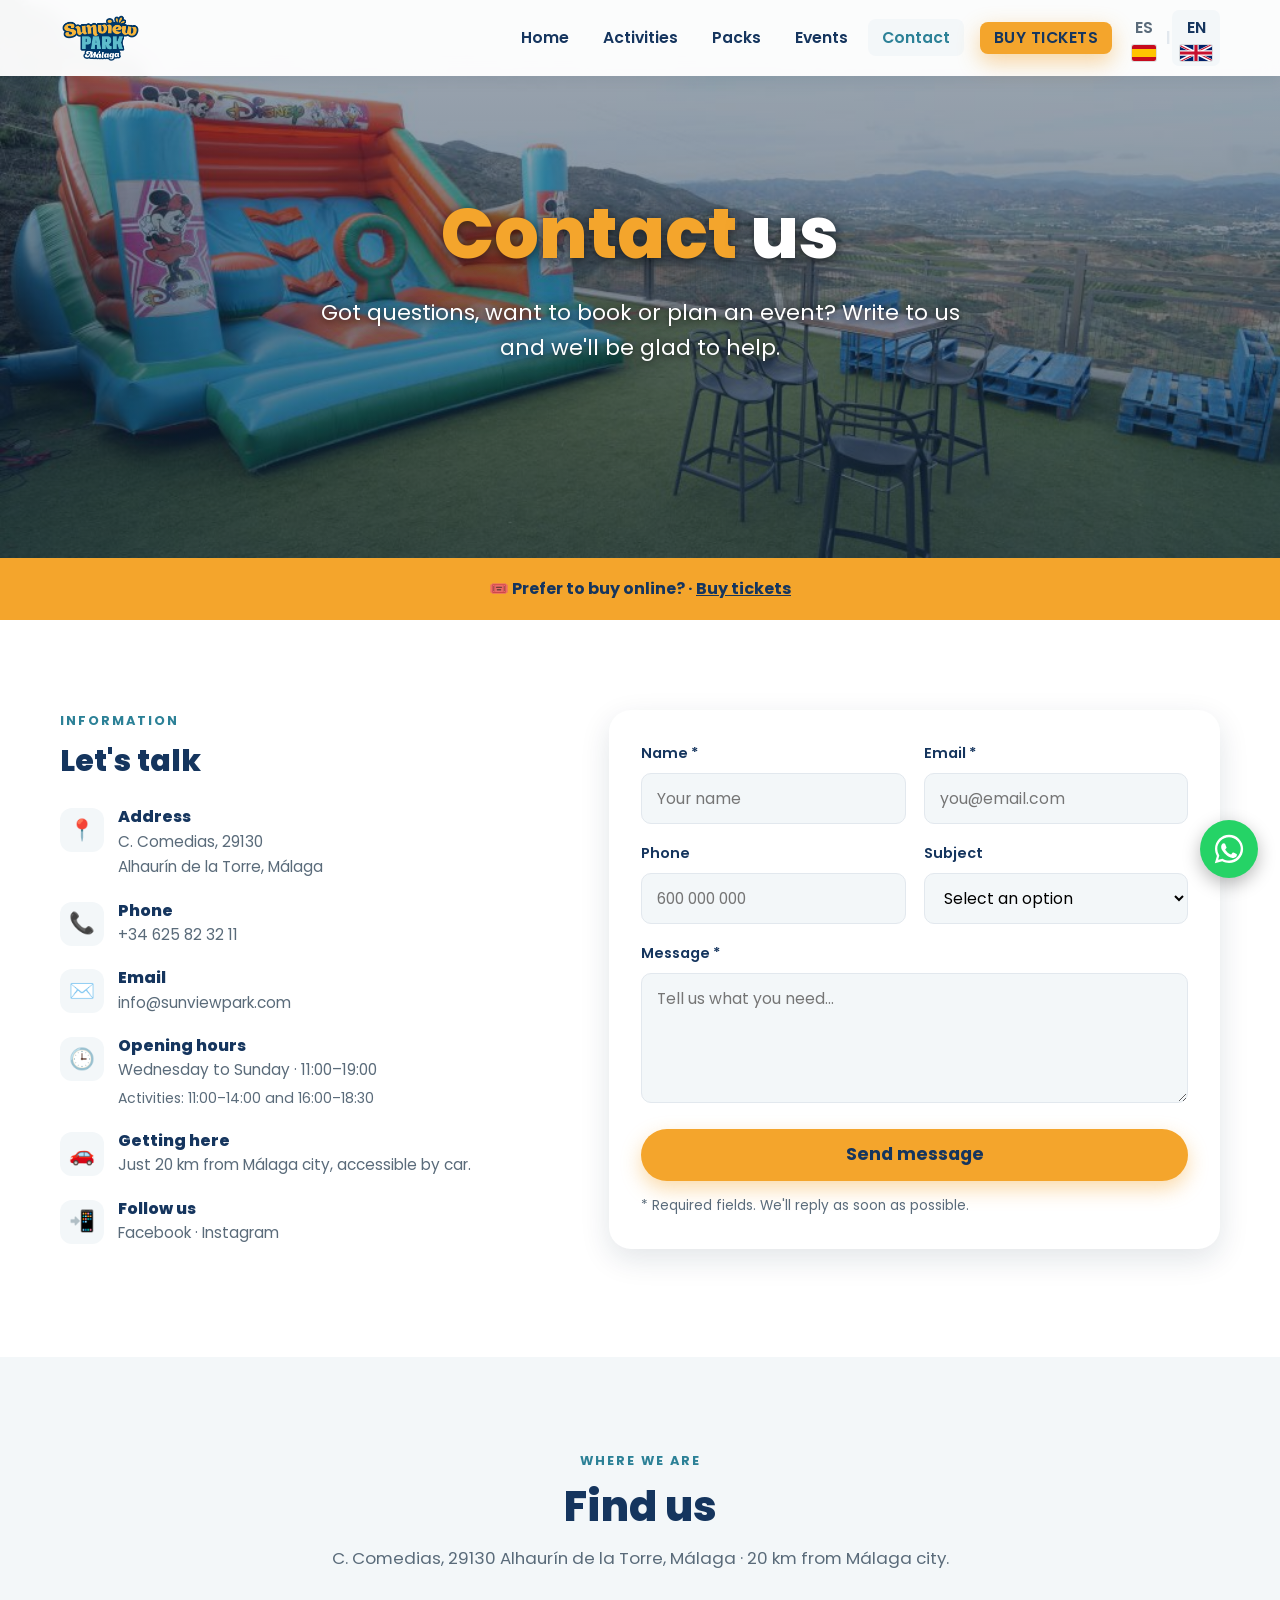
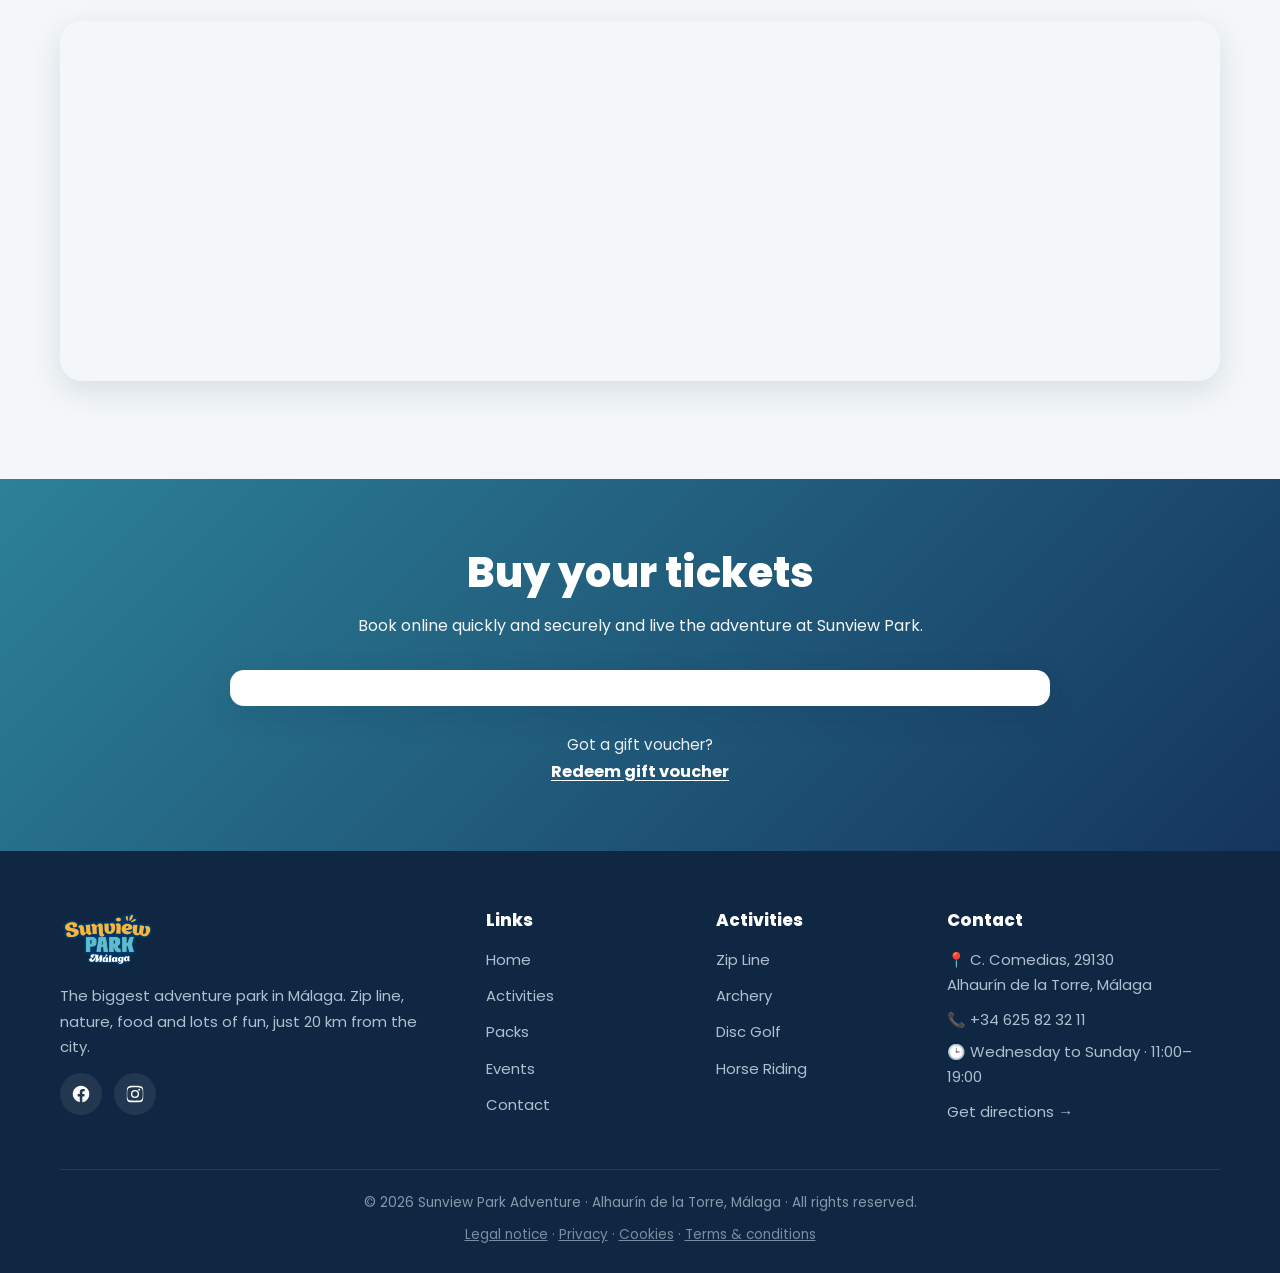
<file: en/contact.html>
<!DOCTYPE html>
<html lang="en">
<head>
  <meta charset="UTF-8">
  <meta name="viewport" content="width=device-width, initial-scale=1.0">
  <title>Contact | Sunview Park Adventure Málaga</title>
  <meta name="description" content="Contact Sunview Park Adventure at C. Comedias, 29130 Alhaurín de la Torre, Málaga. Form, map, phone and social media.">
  <!-- SEO: canonical, hreflang, Open Graph, Twitter -->
  <link rel="canonical" href="https://sunviewpark.com/en/contact.html">
  <link rel="alternate" hreflang="es" href="https://sunviewpark.com/contacto.html">
  <link rel="alternate" hreflang="en" href="https://sunviewpark.com/en/contact.html">
  <link rel="alternate" hreflang="x-default" href="https://sunviewpark.com/contacto.html">
  <meta property="og:type" content="website">
  <meta property="og:site_name" content="Sunview Park Adventure">
  <meta property="og:locale" content="en_GB">
  <meta property="og:title" content="Contact | Sunview Park Adventure Málaga">
  <meta property="og:description" content="Contact Sunview Park Adventure at C. Comedias, 29130 Alhaurín de la Torre, Málaga. Form, map, phone and social media.">
  <meta property="og:url" content="https://sunviewpark.com/en/contact.html">
  <meta property="og:image" content="https://sunviewpark.com/images/og-image.jpg">
  <meta property="og:image:width" content="1200">
  <meta property="og:image:height" content="630">
  <meta name="twitter:card" content="summary_large_image">
  <meta name="twitter:title" content="Contact | Sunview Park Adventure Málaga">
  <meta name="twitter:description" content="Contact Sunview Park Adventure at C. Comedias, 29130 Alhaurín de la Torre, Málaga. Form, map, phone and social media.">
  <meta name="twitter:image" content="https://sunviewpark.com/images/og-image.jpg">

  <link rel="preconnect" href="https://fonts.googleapis.com">
  <link rel="preconnect" href="https://fonts.gstatic.com" crossorigin>
  <link href="https://fonts.googleapis.com/css2?family=Poppins:wght@400;500;600;700;800&display=swap" rel="stylesheet">

  <link rel="icon" type="image/png" href="../images/logo.png">
  <link rel="stylesheet" href="../style.css">
</head>
<body>

  <!-- ============================ NAVBAR ============================ -->
  <header class="navbar">
    <nav class="navbar__inner" aria-label="Main navigation">
      <a href="index.html" class="navbar__logo" aria-label="Sunview Park - Home">
        <img src="../images/logo.png" alt="Sunview Park Adventure">
      </a>
      <ul class="navbar__links" id="nav-links">
        <li><a href="index.html">Home</a></li>
        <li><a href="activities.html">Activities</a></li>
        <li><a href="packs.html">Packs</a></li>
        <li><a href="events.html">Events</a></li>
        <li><a href="contact.html" class="active">Contact</a></li>
        <li class="navbar__cta">
          <a href="#tickets" class="btn btn--ticket">Buy tickets</a>
        </li>
        <li class="navbar__lang"><a href="../contacto.html">ES <img src="../images/flag-es.svg" alt="" class="flag"></a><span>|</span><a href="contact.html" class="active">EN <img src="../images/flag-gb.svg" alt="" class="flag"></a></li>
      </ul>
      <button class="navbar__toggle" id="nav-toggle" aria-label="Open menu" aria-expanded="false" aria-controls="nav-links">
        <span></span><span></span><span></span>
      </button>
    </nav>
  </header>

  <!-- ============================= HERO ============================= -->
  <section class="hero hero--inner" style="background-image: url('../images/terraza.jpg');">
    <div class="hero__banner" aria-hidden="true" style="background-image: url('../images/terraza.jpg');"></div>
    <div class="hero__content">
      <h1><span class="accent">Contact</span> us</h1>
      <p>Got questions, want to book or plan an event? Write to us and we'll be glad to help.</p>
    </div>
  </section>

  <div class="ticket-strip">
    🎟️ Prefer to buy online? · <a href="#tickets">Buy tickets</a>
  </div>

  <!-- ===================== CONTACT + FORM =================== -->
  <section class="section">
    <div class="container">
      <div class="contact-grid">

        <!-- Contact details -->
        <div class="reveal">
          <div class="section-head" style="text-align:left;margin:0 0 30px;">
            <span class="eyebrow" style="display:block;">Information</span>
            <h2 style="font-size:1.9rem;">Let's talk</h2>
          </div>
          <ul class="contact-info">
            <li>
              <span class="ci-icon">📍</span>
              <div>
                <h4>Address</h4>
                <p>C. Comedias, 29130<br>Alhaurín de la Torre, Málaga</p>
              </div>
            </li>
            <li>
              <span class="ci-icon">📞</span>
              <div>
                <h4>Phone</h4>
                <p><a href="tel:+34625823211">+34 625 82 32 11</a></p>
              </div>
            </li>
            <li>
              <span class="ci-icon">✉️</span>
              <div>
                <h4>Email</h4>
                <p><a href="mailto:info@sunviewpark.com">info@sunviewpark.com</a></p>
              </div>
            </li>
            <li>
              <span class="ci-icon">🕒</span>
              <div>
                <h4>Opening hours</h4>
                <p>Wednesday to Sunday · 11:00–19:00</p>
                <p style="font-size:0.88rem;color:var(--color-text-soft);margin-top:4px;">Activities: 11:00–14:00 and 16:00–18:30</p>
              </div>
            </li>
            <li>
              <span class="ci-icon">🚗</span>
              <div>
                <h4>Getting here</h4>
                <p>Just 20 km from Málaga city, accessible by car.</p>
              </div>
            </li>
            <li>
              <span class="ci-icon">📲</span>
              <div>
                <h4>Follow us</h4>
                <p>
                  <a href="https://www.facebook.com/sunviewparkadventure" target="_blank" rel="noopener">Facebook</a> ·
                  <a href="https://www.instagram.com/sunviewparkadventure" target="_blank" rel="noopener">Instagram</a>
                </p>
              </div>
            </li>
          </ul>
        </div>

        <!-- Form -->
        <div class="reveal">
          <form class="form" id="contact-form" novalidate>
            <div class="form__row form__row--2">
              <div>
                <label for="nombre">Name *</label>
                <input type="text" id="nombre" name="nombre" placeholder="Your name" required>
              </div>
              <div>
                <label for="email">Email *</label>
                <input type="email" id="email" name="email" placeholder="you@email.com" required>
              </div>
            </div>

            <div class="form__row form__row--2">
              <div>
                <label for="telefono">Phone</label>
                <input type="tel" id="telefono" name="telefono" placeholder="600 000 000">
              </div>
              <div>
                <label for="asunto">Subject</label>
                <select id="asunto" name="asunto">
                  <option value="">Select an option</option>
                  <option>Ticket booking</option>
                  <option>Stag / hen party</option>
                  <option>Corporate event</option>
                  <option>Wedding</option>
                  <option>School group</option>
                  <option>Bar &amp; terrace</option>
                  <option>Other</option>
                </select>
              </div>
            </div>

            <div class="form__row">
              <div>
                <label for="mensaje">Message *</label>
                <textarea id="mensaje" name="mensaje" placeholder="Tell us what you need..." required></textarea>
              </div>
            </div>

            <button type="submit" class="btn btn--primary btn--lg" style="width:100%;">Send message</button>
            <p class="form__note">* Required fields. We'll reply as soon as possible.</p>

            <div class="form-feedback" role="status" aria-live="polite"></div>
          </form>
        </div>

      </div>
    </div>
  </section>

  <!-- ============================= MAP ============================ -->
  <section class="section section--alt">
    <div class="container">
      <div class="section-head reveal">
        <span class="eyebrow">Where we are</span>
        <h2>Find us</h2>
        <p>C. Comedias, 29130 Alhaurín de la Torre, Málaga · 20 km from Málaga city.</p>
      </div>
      <div class="reveal">
        <!-- Google Maps embed centred on Alhaurín de la Torre -->
        <iframe
          class="map-embed"
          src="https://www.google.com/maps?q=Alhaur%C3%ADn%20de%20la%20Torre%2C%20M%C3%A1laga&output=embed"
          loading="lazy"
          referrerpolicy="no-referrer-when-downgrade"
          allowfullscreen
          title="Sunview Park Adventure location in Alhaurín de la Torre, Málaga"></iframe>
      </div>
    </div>
  </section>

  <!-- ================== CTA BAND / TICKETS (Turitop) ============= -->
  <section class="cta-band" id="tickets">
    <div class="container">
      <h2>Buy your tickets</h2>
      <p>Book online quickly and securely and live the adventure at Sunview Park.</p>
      <!-- Turitop ticket booking calendar · service P1 (Parque aventuras) -->
      <div class="turitop-box">
        <div class="load-turitop" data-service="P1" data-lang="en" data-embed="box"></div>
      </div>

      <!-- Redeem a gift voucher (Turitop) -->
      <div class="cta-band__gift">
        <span>Got a gift voucher?</span>
        <h1 id="redeemgv" class="load-turitop" style="text-align:center;" data-lang="en" data-embed="redeemgv" data-service=" " data-category=" " data-version=" " data-datepickeravailability=" " data-servicename=" ">Redeem gift voucher</h1>
      </div>
    </div>
  </section>

  <!-- ============================ FOOTER ============================ -->
  <footer class="footer">
    <div class="container">
      <div class="footer__grid">
        <div>
          <div class="footer__logo"><img src="../images/logo.png" alt="Sunview Park Adventure"></div>
          <p>The biggest adventure park in Málaga. Zip line, nature, food and lots of fun, just 20 km from the city.</p>
          <div class="footer__social">
            <a href="https://www.facebook.com/sunviewparkadventure" target="_blank" rel="noopener" aria-label="Facebook">
              <svg viewBox="0 0 24 24"><path d="M22 12a10 10 0 1 0-11.5 9.9v-7H8v-2.9h2.5V9.8c0-2.5 1.5-3.9 3.8-3.9 1.1 0 2.2.2 2.2.2v2.5h-1.3c-1.2 0-1.6.8-1.6 1.6v1.8h2.8l-.4 2.9h-2.4v7A10 10 0 0 0 22 12z"/></svg>
            </a>
            <a href="https://www.instagram.com/sunviewparkadventure" target="_blank" rel="noopener" aria-label="Instagram">
              <svg viewBox="0 0 24 24"><path d="M12 2.2c3.2 0 3.6 0 4.9.1 1.2.1 1.8.3 2.2.4.6.2 1 .4 1.4.9.5.4.7.8.9 1.4.1.4.3 1 .4 2.2.1 1.3.1 1.7.1 4.9s0 3.6-.1 4.9c-.1 1.2-.3 1.8-.4 2.2-.2.6-.4 1-.9 1.4-.4.5-.8.7-1.4.9-.4.1-1 .3-2.2.4-1.3.1-1.7.1-4.9.1s-3.6 0-4.9-.1c-1.2-.1-1.8-.3-2.2-.4-.6-.2-1-.4-1.4-.9-.5-.4-.7-.8-.9-1.4-.1-.4-.3-1-.4-2.2C2.2 15.6 2.2 15.2 2.2 12s0-3.6.1-4.9c.1-1.2.3-1.8.4-2.2.2-.6.4-1 .9-1.4.4-.5.8-.7 1.4-.9.4-.1 1-.3 2.2-.4C8.4 2.2 8.8 2.2 12 2.2zm0 1.8c-3.1 0-3.5 0-4.7.1-1.1.1-1.7.2-2.1.4-.5.2-.9.4-1.2.8-.4.3-.6.7-.8 1.2-.2.4-.3 1-.4 2.1C2.7 9.8 2.7 10.2 2.7 12s0 2.2.1 3.4c.1 1.1.2 1.7.4 2.1.2.5.4.9.8 1.2.3.4.7.6 1.2.8.4.2 1 .3 2.1.4 1.2.1 1.6.1 4.7.1s3.5 0 4.7-.1c1.1-.1 1.7-.2 2.1-.4.5-.2.9-.4 1.2-.8.4-.3.6-.7.8-1.2.2-.4.3-1 .4-2.1.1-1.2.1-1.6.1-3.4s0-2.2-.1-3.4c-.1-1.1-.2-1.7-.4-2.1-.2-.5-.4-.9-.8-1.2-.3-.4-.7-.6-1.2-.8-.4-.2-1-.3-2.1-.4-1.2-.1-1.6-.1-4.7-.1zm0 3.1a4.9 4.9 0 1 1 0 9.8 4.9 4.9 0 0 1 0-9.8zm0 8.1a3.2 3.2 0 1 0 0-6.4 3.2 3.2 0 0 0 0 6.4zm6.2-8.3a1.1 1.1 0 1 1-2.3 0 1.1 1.1 0 0 1 2.3 0z"/></svg>
            </a>
          </div>
        </div>
        <div>
          <h4>Links</h4>
          <ul class="footer__links">
            <li><a href="index.html">Home</a></li>
            <li><a href="activities.html">Activities</a></li>
            <li><a href="packs.html">Packs</a></li>
            <li><a href="events.html">Events</a></li>
            <li><a href="contact.html">Contact</a></li>
          </ul>
        </div>
        <div>
          <h4>Activities</h4>
          <ul class="footer__links">
            <li><a href="activities.html#zipline">Zip Line</a></li>
            <li><a href="activities.html#archery">Archery</a></li>
            <li><a href="activities.html#discgolf">Disc Golf</a></li>
            <li><a href="activities.html#horse">Horse Riding</a></li>
          </ul>
        </div>
        <div>
          <h4>Contact</h4>
          <p>📍 C. Comedias, 29130<br>Alhaurín de la Torre, Málaga</p>
          <p style="margin-top:10px;">📞 <a href="tel:+34625823211">+34 625 82 32 11</a></p>
          <p style="margin-top:6px;">🕒 Wednesday to Sunday · 11:00–19:00</p>
          <p style="margin-top:10px;"><a href="contact.html">Get directions →</a></p>
        </div>
      </div>
      <div class="footer__bottom">
        © <span data-year>2026</span> Sunview Park Adventure · Alhaurín de la Torre, Málaga · All rights reserved.
        <span class="footer__legal"><a href="../aviso-legal.html">Legal notice</a> · <a href="../politica-de-privacidad.html">Privacy</a> · <a href="../politica-de-cookies.html">Cookies</a> · <a href="../terminos-y-condiciones.html">Terms &amp; conditions</a></span>
      </div>
    </div>
  </footer>

  <!-- Floating WhatsApp button (TEST number +34 637217294, replace with the real one) -->
  <a class="whatsapp-fab" href="https://wa.me/34637217294?text=Hi%2C%20I%27d%20like%20more%20information%20about%20Sunview%20Park" target="_blank" rel="noopener" aria-label="Message us on WhatsApp">
    <svg viewBox="0 0 24 24" aria-hidden="true" focusable="false"><path d="M12.04 2C6.58 2 2.13 6.45 2.13 11.91c0 1.75.46 3.45 1.32 4.95L2 22l5.25-1.38c1.45.79 3.08 1.21 4.79 1.21h.01c5.46 0 9.91-4.45 9.91-9.91 0-2.65-1.03-5.14-2.9-7.01A9.82 9.82 0 0012.04 2zm0 1.67c2.2 0 4.27.86 5.82 2.42a8.18 8.18 0 012.41 5.82c0 4.54-3.7 8.24-8.25 8.24-1.5 0-2.97-.4-4.25-1.16l-.3-.18-3.12.82.83-3.04-.2-.31a8.18 8.18 0 01-1.26-4.37c0-4.54 3.7-8.24 8.25-8.24zm-3.9 4.32c-.18 0-.48.07-.73.34-.25.27-.96.94-.96 2.29 0 1.35.98 2.65 1.12 2.84.14.18 1.93 2.95 4.68 4.13.65.28 1.16.45 1.56.58.65.21 1.25.18 1.72.11.52-.08 1.6-.65 1.83-1.28.23-.63.23-1.17.16-1.28-.07-.11-.25-.18-.53-.32-.27-.14-1.6-.79-1.85-.88-.25-.09-.43-.14-.61.14-.18.27-.7.88-.86 1.06-.16.18-.32.2-.59.07-.27-.14-1.13-.42-2.16-1.33-.8-.71-1.34-1.59-1.5-1.86-.16-.27-.02-.42.12-.55.12-.12.27-.32.41-.48.14-.16.18-.27.27-.45.09-.18.05-.34-.02-.48-.07-.14-.61-1.47-.83-2.01-.22-.53-.44-.46-.61-.47l-.52-.01z"/></svg>
  </a>

  <script src="../main.js"></script>

  <!-- Turitop: cargador del widget (codigo oficial, una sola vez en el footer) -->
  <script id="js-turitop" src="https://app.turitop.com/js/load-turitop.min.js" data-company="S1143" data-buttoncolor="green" data-afftag="ttafid"></script>
</body>
</html>
</file>
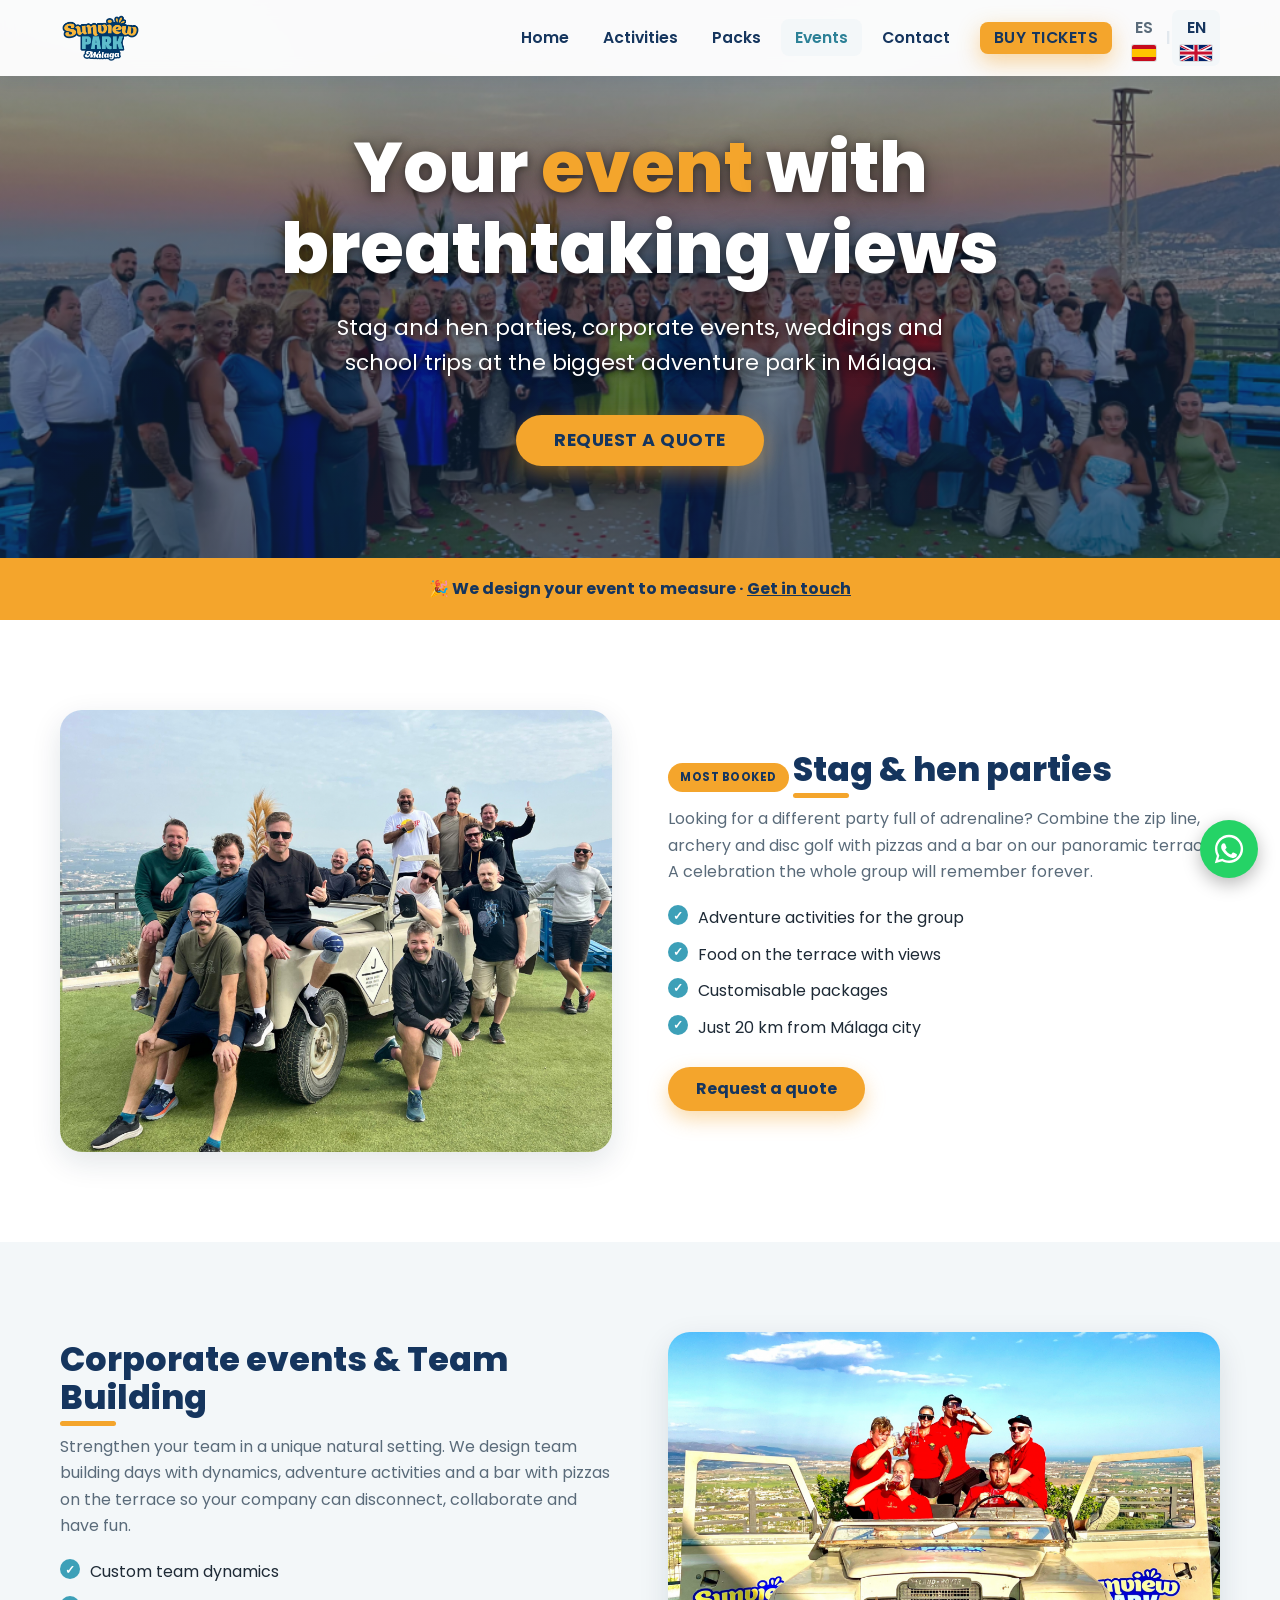
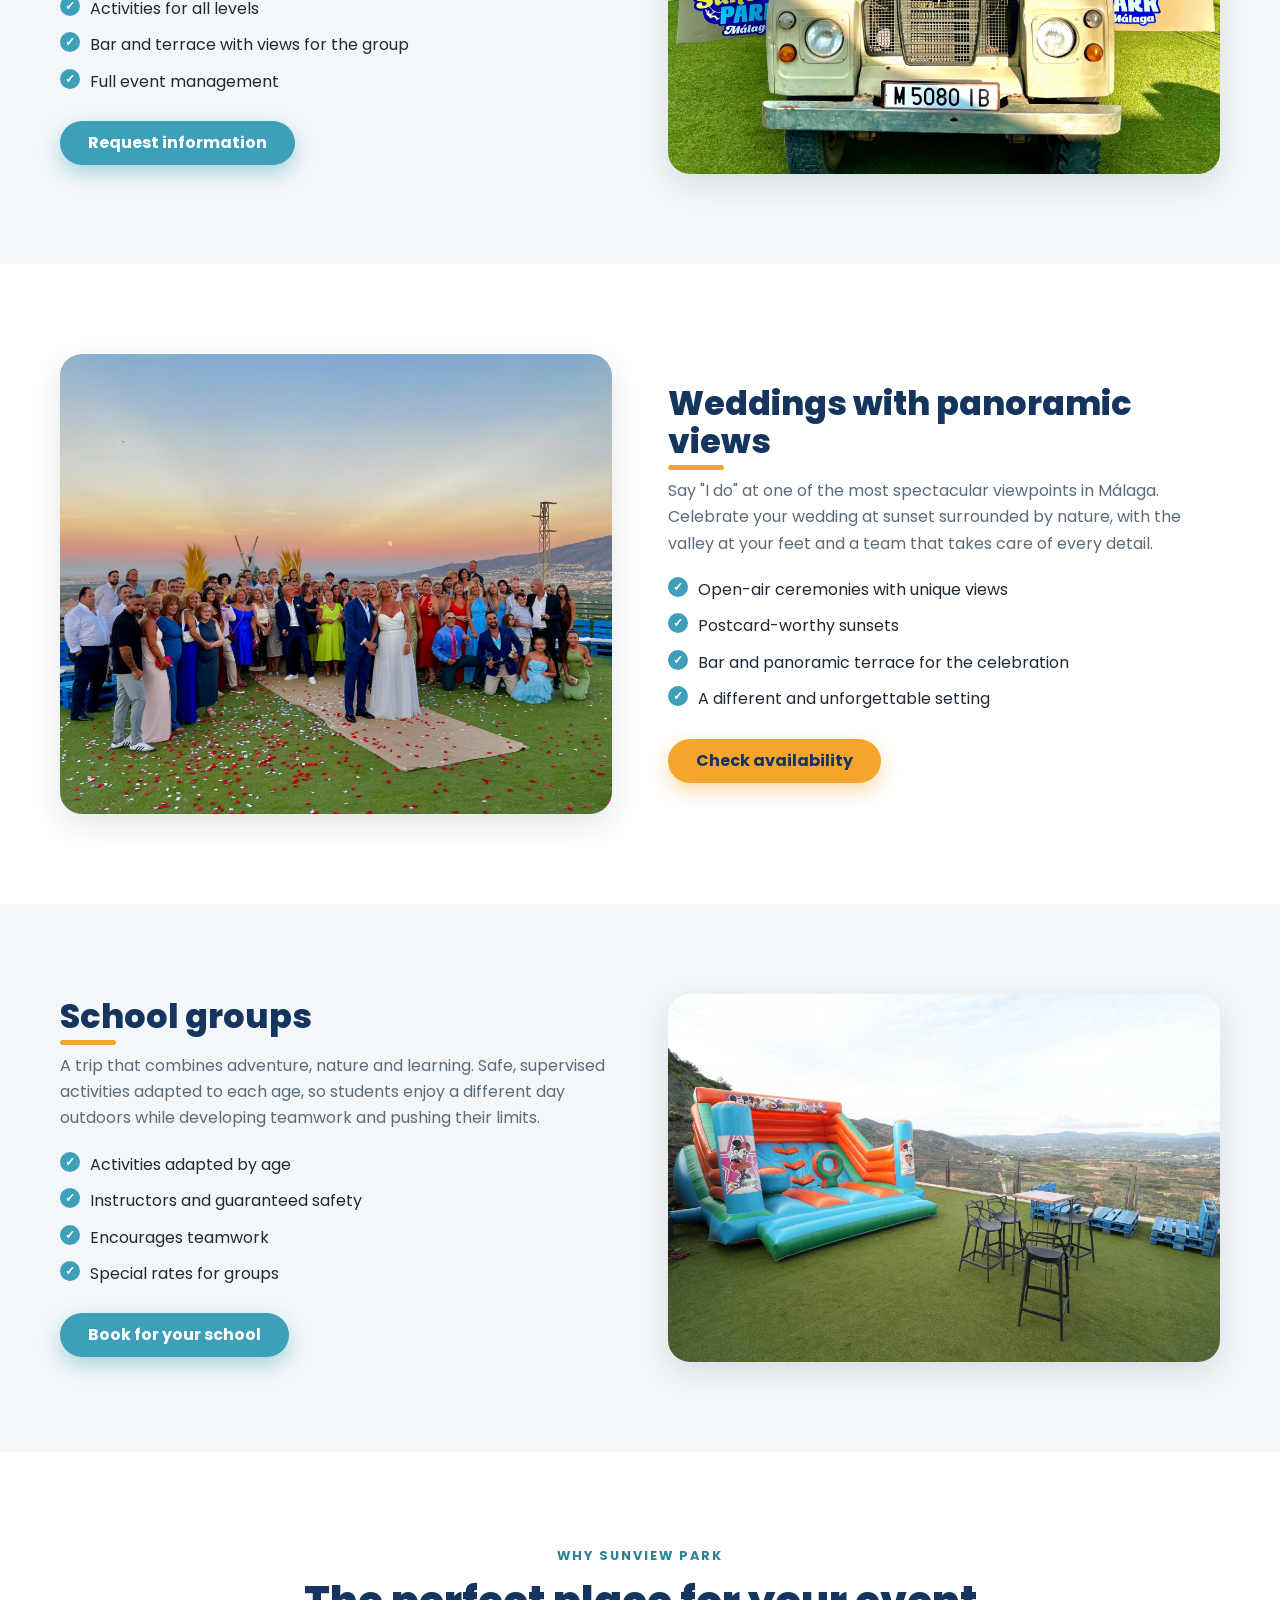
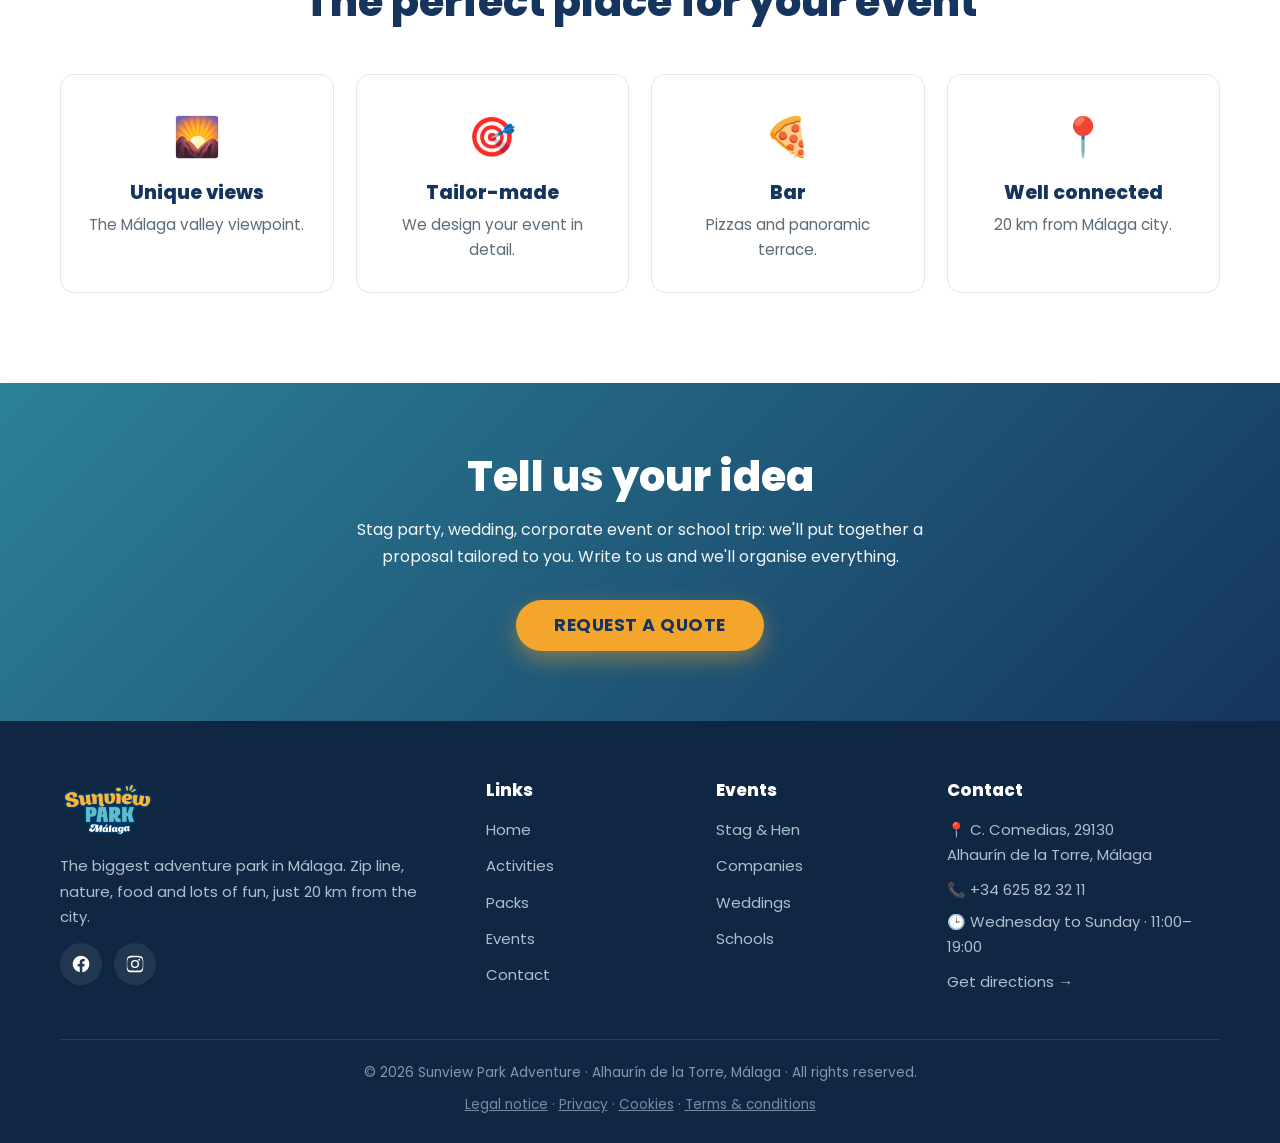
<file: en/events.html>
<!DOCTYPE html>
<html lang="en">
<head>
  <meta charset="UTF-8">
  <meta name="viewport" content="width=device-width, initial-scale=1.0">
  <title>Events | Sunview Park Adventure Málaga</title>
  <meta name="description" content="Stag and hen parties, corporate events, team building, weddings and school trips at Sunview Park Adventure, Alhaurín de la Torre (Málaga).">
  <!-- SEO: canonical, hreflang, Open Graph, Twitter -->
  <link rel="canonical" href="https://sunviewpark.com/en/events.html">
  <link rel="alternate" hreflang="es" href="https://sunviewpark.com/eventos.html">
  <link rel="alternate" hreflang="en" href="https://sunviewpark.com/en/events.html">
  <link rel="alternate" hreflang="x-default" href="https://sunviewpark.com/eventos.html">
  <meta property="og:type" content="website">
  <meta property="og:site_name" content="Sunview Park Adventure">
  <meta property="og:locale" content="en_GB">
  <meta property="og:title" content="Events | Sunview Park Adventure Málaga">
  <meta property="og:description" content="Stag and hen parties, corporate events, team building, weddings and school trips at Sunview Park Adventure, Alhaurín de la Torre (Málaga).">
  <meta property="og:url" content="https://sunviewpark.com/en/events.html">
  <meta property="og:image" content="https://sunviewpark.com/images/og-image.jpg">
  <meta property="og:image:width" content="1200">
  <meta property="og:image:height" content="630">
  <meta name="twitter:card" content="summary_large_image">
  <meta name="twitter:title" content="Events | Sunview Park Adventure Málaga">
  <meta name="twitter:description" content="Stag and hen parties, corporate events, team building, weddings and school trips at Sunview Park Adventure, Alhaurín de la Torre (Málaga).">
  <meta name="twitter:image" content="https://sunviewpark.com/images/og-image.jpg">

  <link rel="preconnect" href="https://fonts.googleapis.com">
  <link rel="preconnect" href="https://fonts.gstatic.com" crossorigin>
  <link href="https://fonts.googleapis.com/css2?family=Poppins:wght@400;500;600;700;800&display=swap" rel="stylesheet">

  <link rel="icon" type="image/png" href="../images/logo.png">
  <link rel="stylesheet" href="../style.css">
</head>
<body>

  <!-- ============================ NAVBAR ============================ -->
  <header class="navbar">
    <nav class="navbar__inner" aria-label="Main navigation">
      <a href="index.html" class="navbar__logo" aria-label="Sunview Park - Home">
        <img src="../images/logo.png" alt="Sunview Park Adventure">
      </a>
      <ul class="navbar__links" id="nav-links">
        <li><a href="index.html">Home</a></li>
        <li><a href="activities.html">Activities</a></li>
        <li><a href="packs.html">Packs</a></li>
        <li><a href="events.html" class="active">Events</a></li>
        <li><a href="contact.html">Contact</a></li>
        <li class="navbar__cta">
          <a href="index.html#tickets" class="btn btn--ticket">Buy tickets</a>
        </li>
        <li class="navbar__lang"><a href="../eventos.html">ES <img src="../images/flag-es.svg" alt="" class="flag"></a><span>|</span><a href="events.html" class="active">EN <img src="../images/flag-gb.svg" alt="" class="flag"></a></li>
      </ul>
      <button class="navbar__toggle" id="nav-toggle" aria-label="Open menu" aria-expanded="false" aria-controls="nav-links">
        <span></span><span></span><span></span>
      </button>
    </nav>
  </header>

  <!-- ============================= HERO ============================= -->
  <section class="hero hero--inner" style="background-image: url('../images/boda.png');">
    <div class="hero__banner" aria-hidden="true" style="background-image: url('../images/boda.png');"></div>
    <div class="hero__content">
      <h1>Your <span class="accent">event</span> with breathtaking views</h1>
      <p>Stag and hen parties, corporate events, weddings and school trips at the biggest adventure park in Málaga.</p>
      <div class="hero__actions">
        <a href="https://wa.me/34625823211?text=Hi%2C%20I%27d%20like%20to%20request%20a%20quote%20for%20an%20event%20at%20Sunview%20Park" target="_blank" rel="noopener" class="btn btn--ticket btn--lg">Request a quote</a>
      </div>
    </div>
  </section>

  <div class="ticket-strip">
    🎉 We design your event to measure · <a href="contact.html">Get in touch</a>
  </div>

  <!-- ========================= STAG / HEN ========================== -->
  <section class="section" id="stag">
    <div class="container">
      <div class="feature reveal">
        <div class="feature__media">
          <img src="../images/despedida-soltero.png" alt="Stag party at Sunview Park, Málaga">
        </div>
        <div class="feature__body">
          <span class="card__tag" style="position:static;display:inline-block;margin-bottom:14px;">Most booked</span>
          <h3 class="underline-accent">Stag & hen parties</h3>
          <p>Looking for a different party full of adrenaline? Combine the zip line, archery and disc golf with pizzas and a bar on our panoramic terrace. A celebration the whole group will remember forever.</p>
          <ul class="feature__list">
            <li>Adventure activities for the group</li>
            <li>Food on the terrace with views</li>
            <li>Customisable packages</li>
            <li>Just 20 km from Málaga city</li>
          </ul>
          <a href="https://wa.me/34625823211?text=Hi%2C%20I%27d%20like%20a%20quote%20for%20a%20stag%2Fhen%20party" target="_blank" rel="noopener" class="btn btn--primary">Request a quote</a>
        </div>
      </div>
    </div>
  </section>

  <!-- ====================== CORPORATE EVENTS ===================== -->
  <section class="section section--alt" id="companies">
    <div class="container">
      <div class="feature feature--reverse reveal">
        <div class="feature__media">
          <img src="../images/despedida-grupo.png" alt="Corporate event and team building at Sunview Park">
        </div>
        <div class="feature__body">
          <h3 class="underline-accent">Corporate events & Team Building</h3>
          <p>Strengthen your team in a unique natural setting. We design team building days with dynamics, adventure activities and a bar with pizzas on the terrace so your company can disconnect, collaborate and have fun.</p>
          <ul class="feature__list">
            <li>Custom team dynamics</li>
            <li>Activities for all levels</li>
            <li>Bar and terrace with views for the group</li>
            <li>Full event management</li>
          </ul>
          <a href="https://wa.me/34625823211?text=Hi%2C%20I%27d%20like%20information%20about%20company%20events%20and%20team%20building" target="_blank" rel="noopener" class="btn btn--teal">Request information</a>
        </div>
      </div>
    </div>
  </section>

  <!-- ============================= WEDDINGS =========================== -->
  <section class="section" id="weddings">
    <div class="container">
      <div class="feature reveal">
        <div class="feature__media">
          <img src="../images/boda.png" alt="Wedding at sunset at Sunview Park, Málaga">
        </div>
        <div class="feature__body">
          <h3 class="underline-accent">Weddings with panoramic views</h3>
          <p>Say "I do" at one of the most spectacular viewpoints in Málaga. Celebrate your wedding at sunset surrounded by nature, with the valley at your feet and a team that takes care of every detail.</p>
          <ul class="feature__list">
            <li>Open-air ceremonies with unique views</li>
            <li>Postcard-worthy sunsets</li>
            <li>Bar and panoramic terrace for the celebration</li>
            <li>A different and unforgettable setting</li>
          </ul>
          <a href="https://wa.me/34625823211?text=Hi%2C%20I%27d%20like%20to%20check%20availability%20for%20a%20wedding" target="_blank" rel="noopener" class="btn btn--primary">Check availability</a>
        </div>
      </div>
    </div>
  </section>

  <!-- =========================== SCHOOLS ========================== -->
  <section class="section section--alt" id="schools">
    <div class="container">
      <div class="feature feature--reverse reveal">
        <div class="feature__media">
          <img src="../images/terraza.jpg" alt="School group trip at Sunview Park">
        </div>
        <div class="feature__body">
          <h3 class="underline-accent">School groups</h3>
          <p>A trip that combines adventure, nature and learning. Safe, supervised activities adapted to each age, so students enjoy a different day outdoors while developing teamwork and pushing their limits.</p>
          <ul class="feature__list">
            <li>Activities adapted by age</li>
            <li>Instructors and guaranteed safety</li>
            <li>Encourages teamwork</li>
            <li>Special rates for groups</li>
          </ul>
          <a href="https://wa.me/34625823211?text=Hi%2C%20I%27d%20like%20to%20book%20a%20school%20trip" target="_blank" rel="noopener" class="btn btn--teal">Book for your school</a>
        </div>
      </div>
    </div>
  </section>

  <!-- =================== WHY CHOOSE US ======================== -->
  <section class="section">
    <div class="container">
      <div class="section-head reveal">
        <span class="eyebrow">Why Sunview Park</span>
        <h2>The perfect place for your event</h2>
      </div>
      <div class="icon-cards">
        <div class="icon-card reveal"><span class="icon">🌄</span><h3>Unique views</h3><p>The Málaga valley viewpoint.</p></div>
        <div class="icon-card reveal"><span class="icon">🎯</span><h3>Tailor-made</h3><p>We design your event in detail.</p></div>
        <div class="icon-card reveal"><span class="icon">🍕</span><h3>Bar</h3><p>Pizzas and panoramic terrace.</p></div>
        <div class="icon-card reveal"><span class="icon">📍</span><h3>Well connected</h3><p>20 km from Málaga city.</p></div>
      </div>
    </div>
  </section>

  <!-- ================== CTA BAND / CONTACT ====================== -->
  <section class="cta-band" id="tickets">
    <div class="container">
      <h2>Tell us your idea</h2>
      <p>Stag party, wedding, corporate event or school trip: we'll put together a proposal tailored to you. Write to us and we'll organise everything.</p>
      <a href="https://wa.me/34625823211?text=Hi%2C%20I%27d%20like%20to%20request%20a%20quote%20for%20an%20event%20at%20Sunview%20Park" target="_blank" rel="noopener" class="btn btn--ticket btn--lg">Request a quote</a>
    </div>
  </section>

  <!-- ============================ FOOTER ============================ -->
  <footer class="footer">
    <div class="container">
      <div class="footer__grid">
        <div>
          <div class="footer__logo"><img src="../images/logo.png" alt="Sunview Park Adventure"></div>
          <p>The biggest adventure park in Málaga. Zip line, nature, food and lots of fun, just 20 km from the city.</p>
          <div class="footer__social">
            <a href="https://www.facebook.com/sunviewparkadventure" target="_blank" rel="noopener" aria-label="Facebook">
              <svg viewBox="0 0 24 24"><path d="M22 12a10 10 0 1 0-11.5 9.9v-7H8v-2.9h2.5V9.8c0-2.5 1.5-3.9 3.8-3.9 1.1 0 2.2.2 2.2.2v2.5h-1.3c-1.2 0-1.6.8-1.6 1.6v1.8h2.8l-.4 2.9h-2.4v7A10 10 0 0 0 22 12z"/></svg>
            </a>
            <a href="https://www.instagram.com/sunviewparkadventure" target="_blank" rel="noopener" aria-label="Instagram">
              <svg viewBox="0 0 24 24"><path d="M12 2.2c3.2 0 3.6 0 4.9.1 1.2.1 1.8.3 2.2.4.6.2 1 .4 1.4.9.5.4.7.8.9 1.4.1.4.3 1 .4 2.2.1 1.3.1 1.7.1 4.9s0 3.6-.1 4.9c-.1 1.2-.3 1.8-.4 2.2-.2.6-.4 1-.9 1.4-.4.5-.8.7-1.4.9-.4.1-1 .3-2.2.4-1.3.1-1.7.1-4.9.1s-3.6 0-4.9-.1c-1.2-.1-1.8-.3-2.2-.4-.6-.2-1-.4-1.4-.9-.5-.4-.7-.8-.9-1.4-.1-.4-.3-1-.4-2.2C2.2 15.6 2.2 15.2 2.2 12s0-3.6.1-4.9c.1-1.2.3-1.8.4-2.2.2-.6.4-1 .9-1.4.4-.5.8-.7 1.4-.9.4-.1 1-.3 2.2-.4C8.4 2.2 8.8 2.2 12 2.2zm0 1.8c-3.1 0-3.5 0-4.7.1-1.1.1-1.7.2-2.1.4-.5.2-.9.4-1.2.8-.4.3-.6.7-.8 1.2-.2.4-.3 1-.4 2.1C2.7 9.8 2.7 10.2 2.7 12s0 2.2.1 3.4c.1 1.1.2 1.7.4 2.1.2.5.4.9.8 1.2.3.4.7.6 1.2.8.4.2 1 .3 2.1.4 1.2.1 1.6.1 4.7.1s3.5 0 4.7-.1c1.1-.1 1.7-.2 2.1-.4.5-.2.9-.4 1.2-.8.4-.3.6-.7.8-1.2.2-.4.3-1 .4-2.1.1-1.2.1-1.6.1-3.4s0-2.2-.1-3.4c-.1-1.1-.2-1.7-.4-2.1-.2-.5-.4-.9-.8-1.2-.3-.4-.7-.6-1.2-.8-.4-.2-1-.3-2.1-.4-1.2-.1-1.6-.1-4.7-.1zm0 3.1a4.9 4.9 0 1 1 0 9.8 4.9 4.9 0 0 1 0-9.8zm0 8.1a3.2 3.2 0 1 0 0-6.4 3.2 3.2 0 0 0 0 6.4zm6.2-8.3a1.1 1.1 0 1 1-2.3 0 1.1 1.1 0 0 1 2.3 0z"/></svg>
            </a>
          </div>
        </div>
        <div>
          <h4>Links</h4>
          <ul class="footer__links">
            <li><a href="index.html">Home</a></li>
            <li><a href="activities.html">Activities</a></li>
            <li><a href="packs.html">Packs</a></li>
            <li><a href="events.html">Events</a></li>
            <li><a href="contact.html">Contact</a></li>
          </ul>
        </div>
        <div>
          <h4>Events</h4>
          <ul class="footer__links">
            <li><a href="events.html#stag">Stag & Hen</a></li>
            <li><a href="events.html#companies">Companies</a></li>
            <li><a href="events.html#weddings">Weddings</a></li>
            <li><a href="events.html#schools">Schools</a></li>
          </ul>
        </div>
        <div>
          <h4>Contact</h4>
          <p>📍 C. Comedias, 29130<br>Alhaurín de la Torre, Málaga</p>
          <p style="margin-top:10px;">📞 <a href="tel:+34625823211">+34 625 82 32 11</a></p>
          <p style="margin-top:6px;">🕒 Wednesday to Sunday · 11:00–19:00</p>
          <p style="margin-top:10px;"><a href="contact.html">Get directions →</a></p>
        </div>
      </div>
      <div class="footer__bottom">
        © <span data-year>2026</span> Sunview Park Adventure · Alhaurín de la Torre, Málaga · All rights reserved.
        <span class="footer__legal"><a href="../aviso-legal.html">Legal notice</a> · <a href="../politica-de-privacidad.html">Privacy</a> · <a href="../politica-de-cookies.html">Cookies</a> · <a href="../terminos-y-condiciones.html">Terms &amp; conditions</a></span>
      </div>
    </div>
  </footer>

  <!-- Floating WhatsApp button (TEST number +34 637217294, replace with the real one) -->
  <a class="whatsapp-fab" href="https://wa.me/34637217294?text=Hi%2C%20I%27d%20like%20more%20information%20about%20Sunview%20Park" target="_blank" rel="noopener" aria-label="Message us on WhatsApp">
    <svg viewBox="0 0 24 24" aria-hidden="true" focusable="false"><path d="M12.04 2C6.58 2 2.13 6.45 2.13 11.91c0 1.75.46 3.45 1.32 4.95L2 22l5.25-1.38c1.45.79 3.08 1.21 4.79 1.21h.01c5.46 0 9.91-4.45 9.91-9.91 0-2.65-1.03-5.14-2.9-7.01A9.82 9.82 0 0012.04 2zm0 1.67c2.2 0 4.27.86 5.82 2.42a8.18 8.18 0 012.41 5.82c0 4.54-3.7 8.24-8.25 8.24-1.5 0-2.97-.4-4.25-1.16l-.3-.18-3.12.82.83-3.04-.2-.31a8.18 8.18 0 01-1.26-4.37c0-4.54 3.7-8.24 8.25-8.24zm-3.9 4.32c-.18 0-.48.07-.73.34-.25.27-.96.94-.96 2.29 0 1.35.98 2.65 1.12 2.84.14.18 1.93 2.95 4.68 4.13.65.28 1.16.45 1.56.58.65.21 1.25.18 1.72.11.52-.08 1.6-.65 1.83-1.28.23-.63.23-1.17.16-1.28-.07-.11-.25-.18-.53-.32-.27-.14-1.6-.79-1.85-.88-.25-.09-.43-.14-.61.14-.18.27-.7.88-.86 1.06-.16.18-.32.2-.59.07-.27-.14-1.13-.42-2.16-1.33-.8-.71-1.34-1.59-1.5-1.86-.16-.27-.02-.42.12-.55.12-.12.27-.32.41-.48.14-.16.18-.27.27-.45.09-.18.05-.34-.02-.48-.07-.14-.61-1.47-.83-2.01-.22-.53-.44-.46-.61-.47l-.52-.01z"/></svg>
  </a>

  <script src="../main.js"></script>
</body>
</html>
</file>
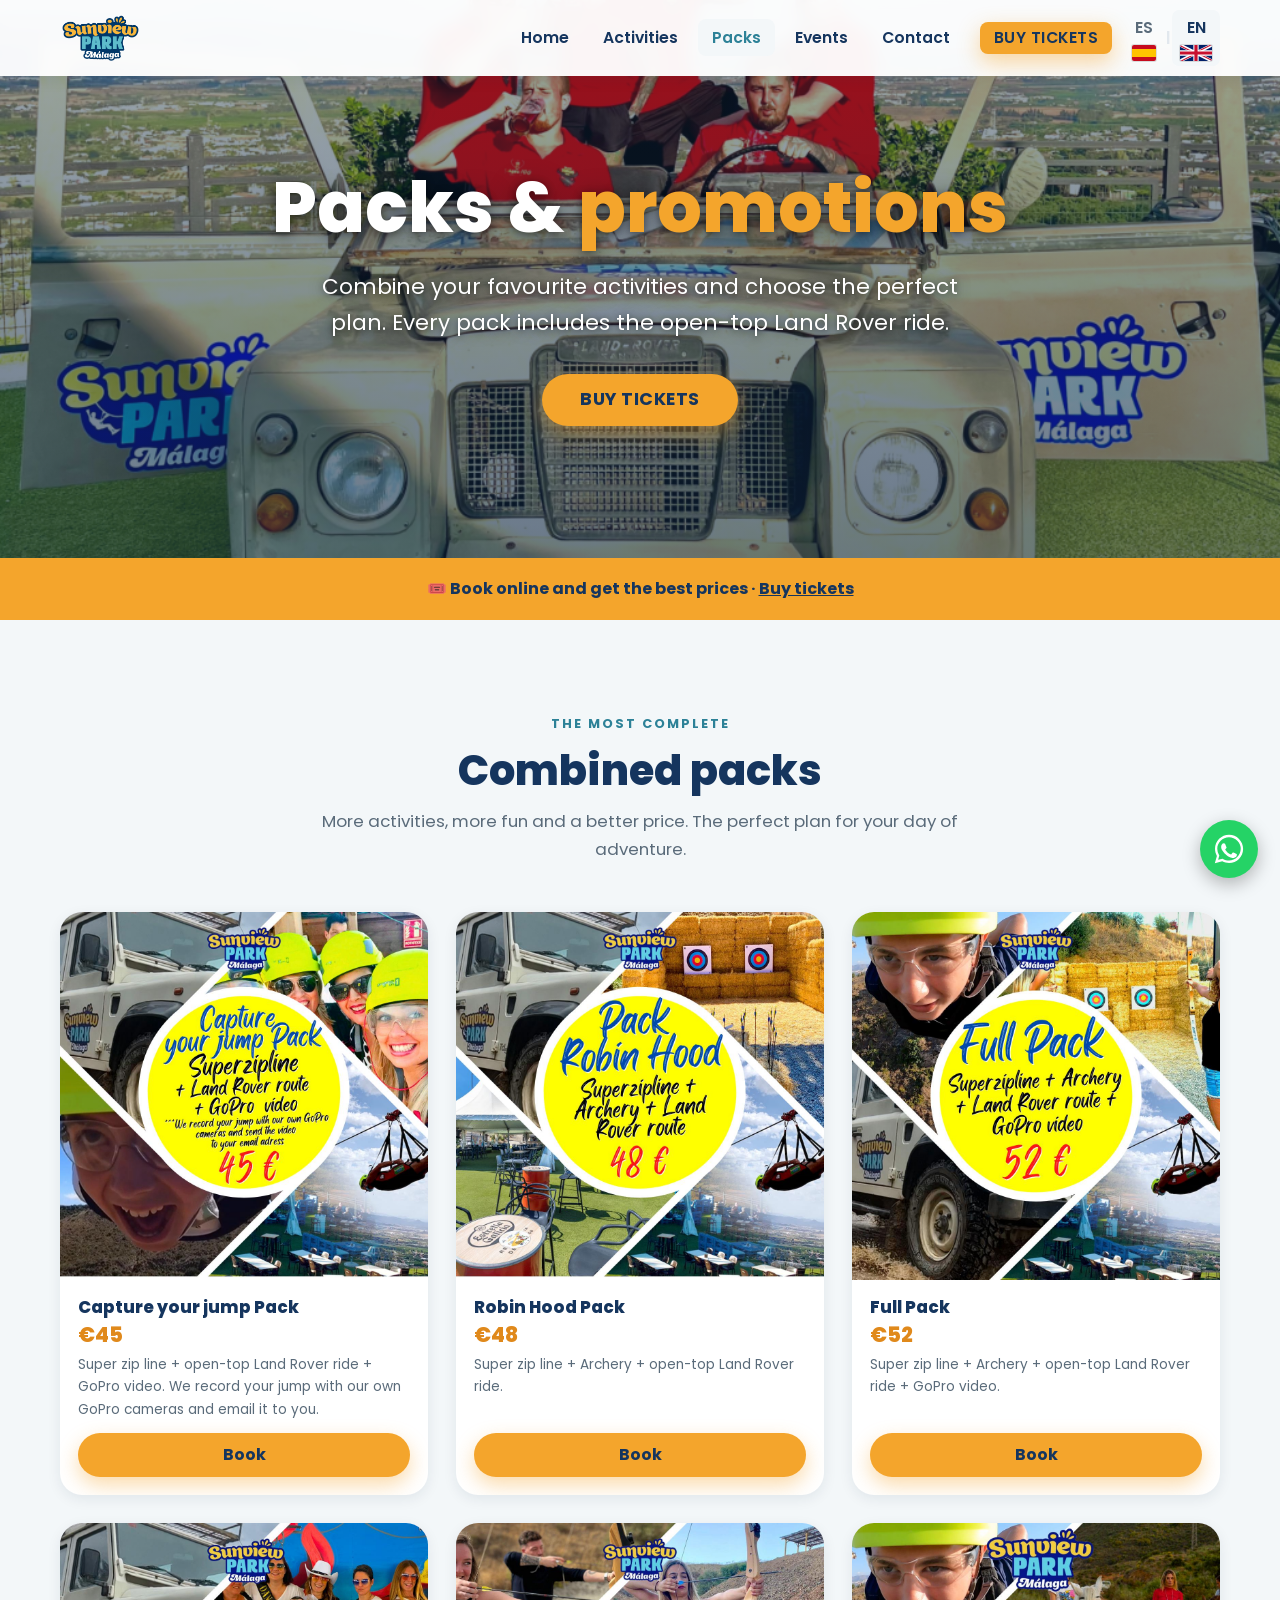
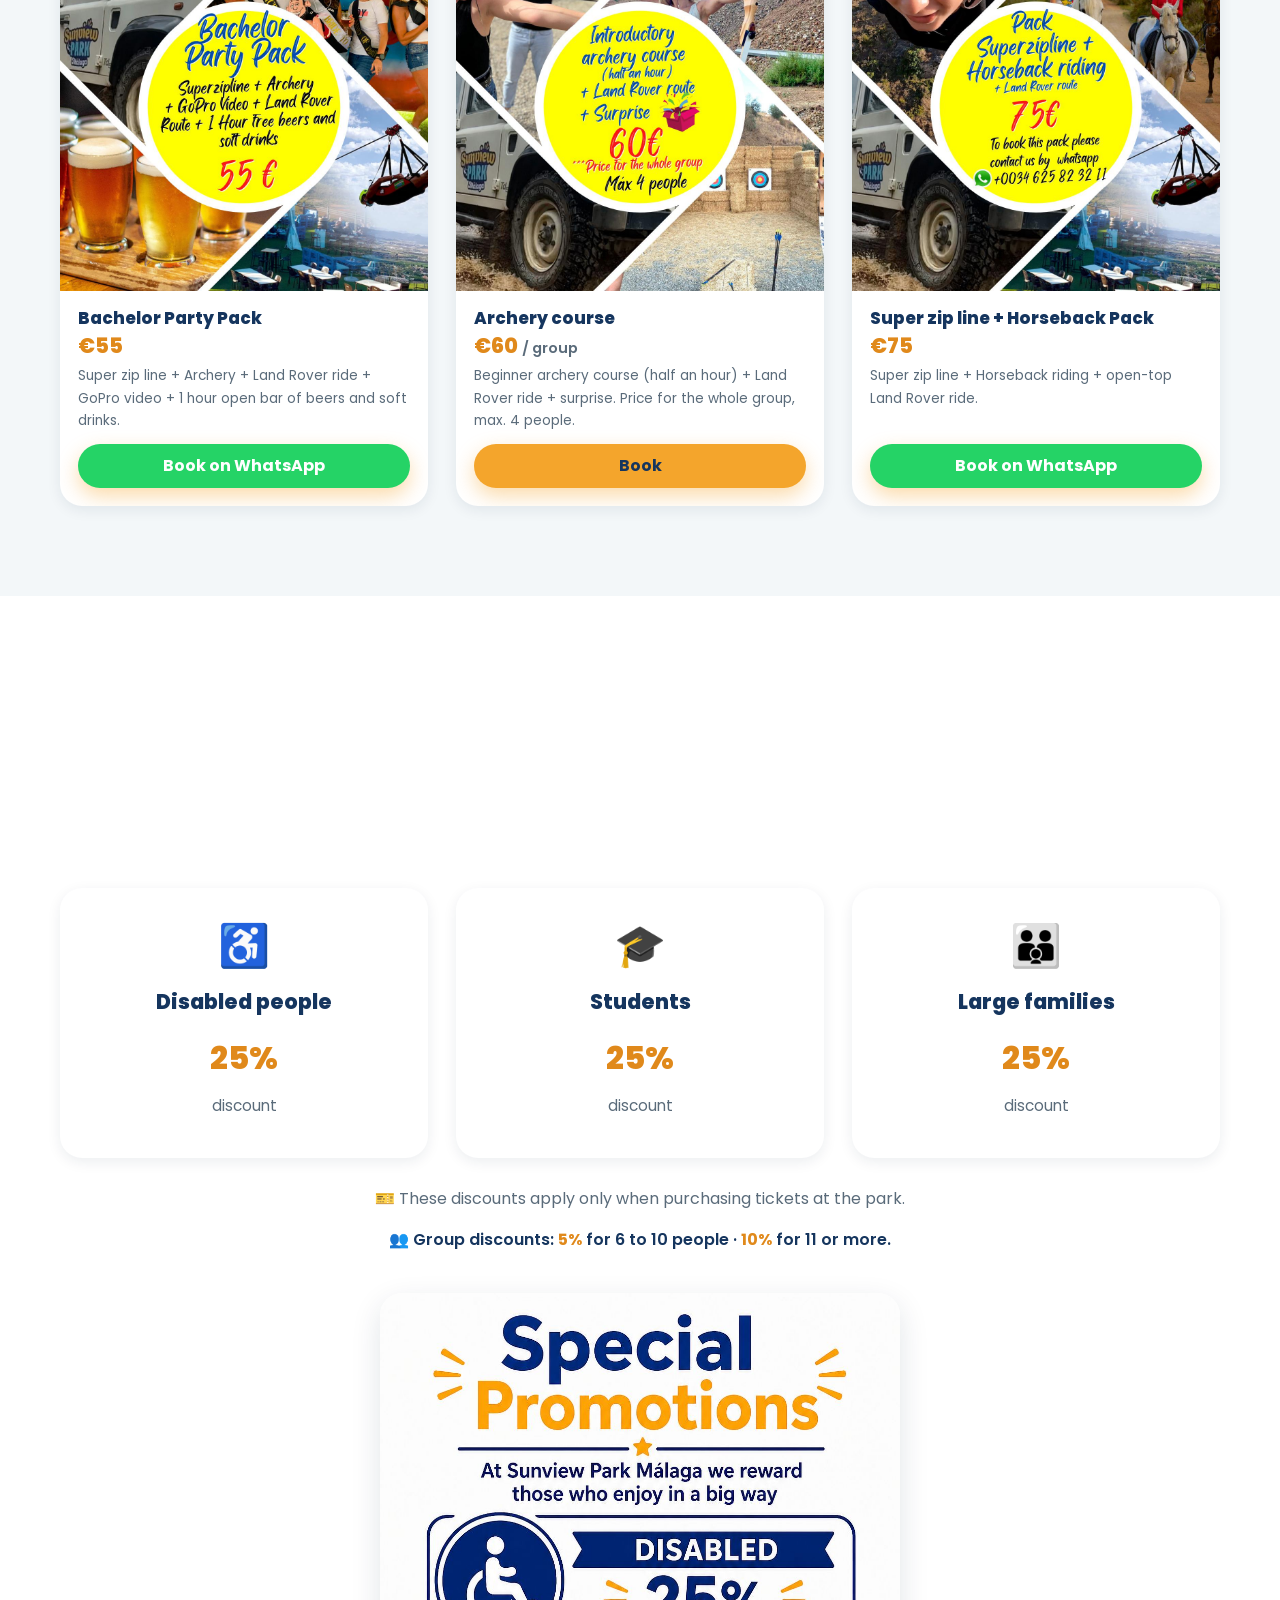
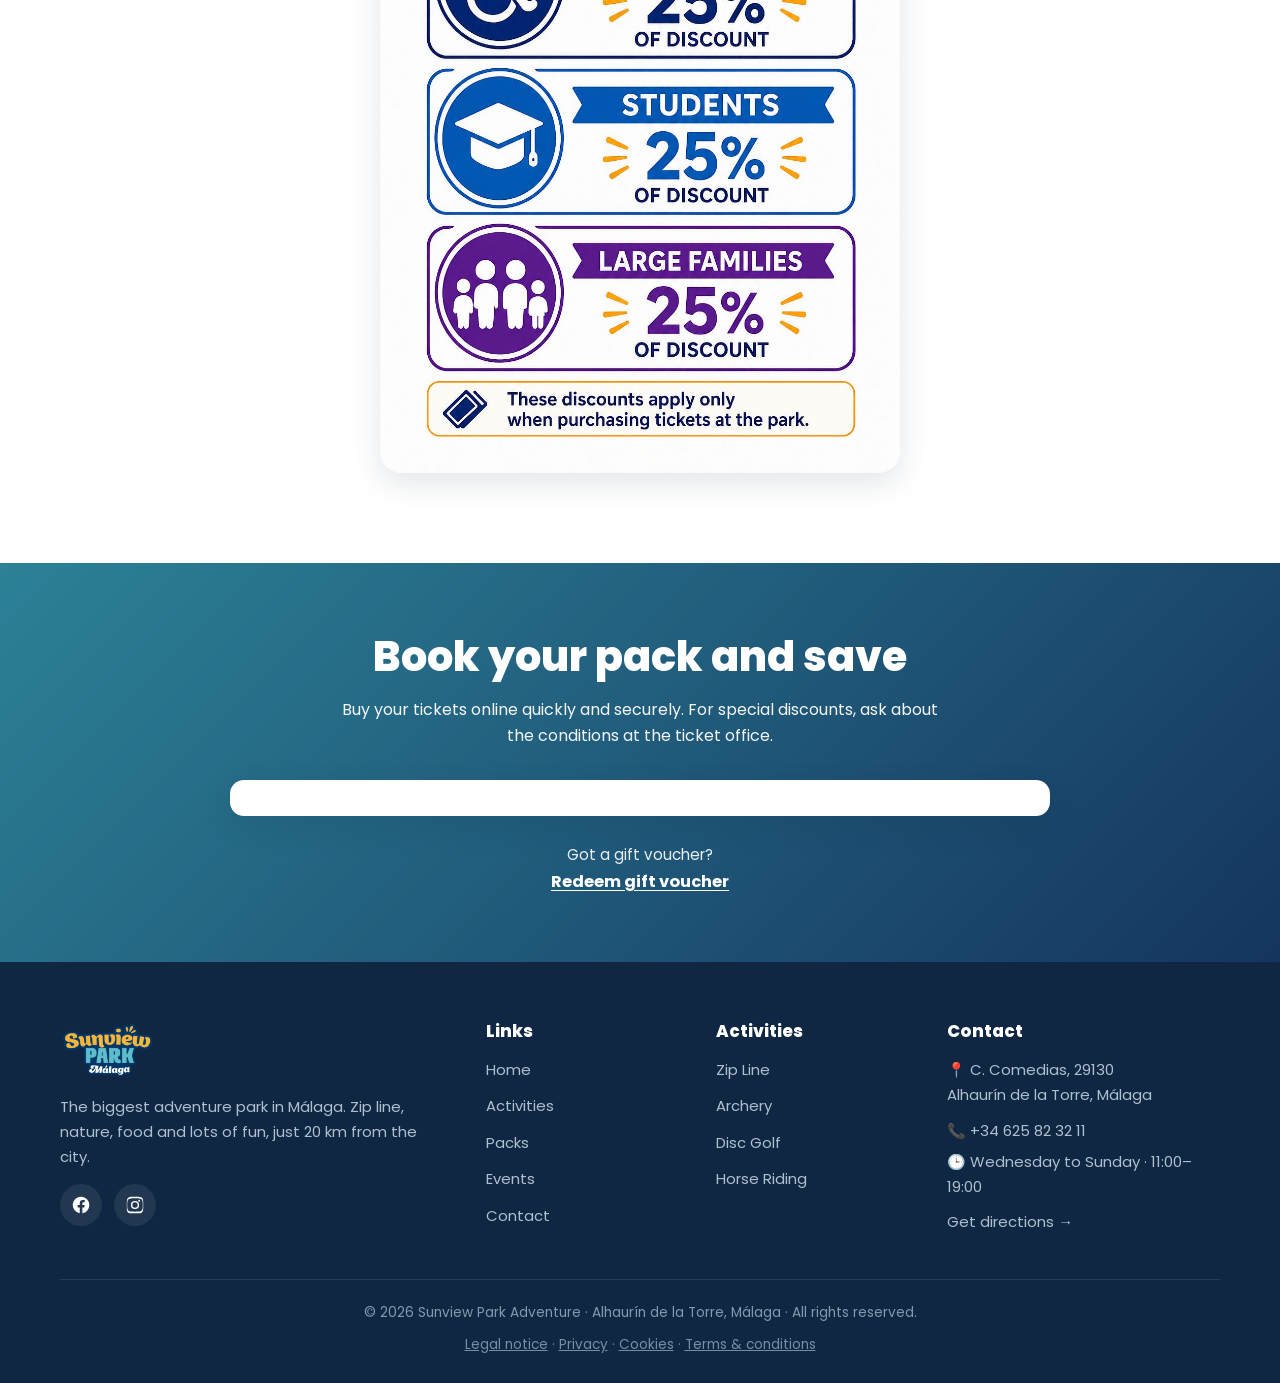
<file: en/packs.html>
<!DOCTYPE html>
<html lang="en">
<head>
  <meta charset="UTF-8">
  <meta name="viewport" content="width=device-width, initial-scale=1.0">
  <title>Packs & Promotions | Sunview Park Adventure Málaga</title>
  <meta name="description" content="All packs and prices at Sunview Park Adventure: zip line, archery, disc golf, horse riding, stag/hen parties, team building and special promotions.">
  <!-- SEO: canonical, hreflang, Open Graph, Twitter -->
  <link rel="canonical" href="https://sunviewpark.com/en/packs.html">
  <link rel="alternate" hreflang="es" href="https://sunviewpark.com/packs.html">
  <link rel="alternate" hreflang="en" href="https://sunviewpark.com/en/packs.html">
  <link rel="alternate" hreflang="x-default" href="https://sunviewpark.com/packs.html">
  <meta property="og:type" content="website">
  <meta property="og:site_name" content="Sunview Park Adventure">
  <meta property="og:locale" content="en_GB">
  <meta property="og:title" content="Packs & Promotions | Sunview Park Adventure Málaga">
  <meta property="og:description" content="All packs and prices at Sunview Park Adventure: zip line, archery, disc golf, horse riding, stag/hen parties, team building and special promotions.">
  <meta property="og:url" content="https://sunviewpark.com/en/packs.html">
  <meta property="og:image" content="https://sunviewpark.com/images/og-image.jpg">
  <meta property="og:image:width" content="1200">
  <meta property="og:image:height" content="630">
  <meta name="twitter:card" content="summary_large_image">
  <meta name="twitter:title" content="Packs & Promotions | Sunview Park Adventure Málaga">
  <meta name="twitter:description" content="All packs and prices at Sunview Park Adventure: zip line, archery, disc golf, horse riding, stag/hen parties, team building and special promotions.">
  <meta name="twitter:image" content="https://sunviewpark.com/images/og-image.jpg">

  <link rel="preconnect" href="https://fonts.googleapis.com">
  <link rel="preconnect" href="https://fonts.gstatic.com" crossorigin>
  <link href="https://fonts.googleapis.com/css2?family=Poppins:wght@400;500;600;700;800&display=swap" rel="stylesheet">

  <link rel="icon" type="image/png" href="../images/logo.png">
  <link rel="stylesheet" href="../style.css">
</head>
<body>

  <!-- ============================ NAVBAR ============================ -->
  <header class="navbar">
    <nav class="navbar__inner" aria-label="Main navigation">
      <a href="index.html" class="navbar__logo" aria-label="Sunview Park - Home">
        <img src="../images/logo.png" alt="Sunview Park Adventure">
      </a>
      <ul class="navbar__links" id="nav-links">
        <li><a href="index.html">Home</a></li>
        <li><a href="activities.html">Activities</a></li>
        <li><a href="packs.html" class="active">Packs</a></li>
        <li><a href="events.html">Events</a></li>
        <li><a href="contact.html">Contact</a></li>
        <li class="navbar__cta">
          <a href="#tickets" class="btn btn--ticket">Buy tickets</a>
        </li>
        <li class="navbar__lang"><a href="../packs.html">ES <img src="../images/flag-es.svg" alt="" class="flag"></a><span>|</span><a href="packs.html" class="active">EN <img src="../images/flag-gb.svg" alt="" class="flag"></a></li>
      </ul>
      <button class="navbar__toggle" id="nav-toggle" aria-label="Open menu" aria-expanded="false" aria-controls="nav-links">
        <span></span><span></span><span></span>
      </button>
    </nav>
  </header>

  <!-- ============================= HERO ============================= -->
  <section class="hero hero--inner" style="background-image: url('../images/despedida-grupo.png');">
    <div class="hero__banner" aria-hidden="true" style="background-image: url('../images/despedida-grupo.png');"></div>
    <div class="hero__content">
      <h1>Packs &amp; <span class="accent">promotions</span></h1>
      <p>Combine your favourite activities and choose the perfect plan. Every pack includes the open-top Land Rover ride.</p>
      <div class="hero__actions">
        <a href="#tickets" class="btn btn--ticket btn--lg">Buy tickets</a>
      </div>
    </div>
  </section>

  <div class="ticket-strip">
    🎟️ Book online and get the best prices · <a href="#tickets">Buy tickets</a>
  </div>

  <!-- ====================== COMBINED PACKS ====================== -->
  <section class="section section--alt">
    <div class="container">
      <div class="section-head reveal">
        <span class="eyebrow">The most complete</span>
        <h2>Combined packs</h2>
        <p>More activities, more fun and a better price. The perfect plan for your day of adventure.</p>
      </div>

      <div class="cards cards--packs">
        <article class="card reveal">
          <div class="card__media card__media--photo"><img src="../images/packs/aventura-en.jpg" alt="Capture your jump Pack at Sunview Park"></div>
          <div class="card__body">
            <h3>Capture your jump Pack</h3>
            <div class="card__price">€45</div>
            <p>Super zip line + open-top Land Rover ride + GoPro video. We record your jump with our own GoPro cameras and email it to you.</p>
            <a href="#tickets" class="btn btn--primary">Book</a>
          </div>
        </article>

        <article class="card reveal">
          <div class="card__media card__media--photo"><img src="../images/packs/robinhood-en.jpg" alt="Robin Hood Pack at Sunview Park"></div>
          <div class="card__body">
            <h3>Robin Hood Pack</h3>
            <div class="card__price">€48</div>
            <p>Super zip line + Archery + open-top Land Rover ride.</p>
            <a href="#tickets" class="btn btn--primary">Book</a>
          </div>
        </article>

        <article class="card reveal">
          <div class="card__media card__media--photo"><img src="../images/packs/full-en.jpg" alt="Full Pack at Sunview Park"></div>
          <div class="card__body">
            <h3>Full Pack</h3>
            <div class="card__price">€52</div>
            <p>Super zip line + Archery + open-top Land Rover ride + GoPro video.</p>
            <a href="#tickets" class="btn btn--primary">Book</a>
          </div>
        </article>

        <article class="card reveal">
          <div class="card__media card__media--photo"><img src="../images/packs/despedidas-en.jpg" alt="Bachelor Party Pack at Sunview Park"></div>
          <div class="card__body">
            <h3>Bachelor Party Pack</h3>
            <div class="card__price">€55</div>
            <p>Super zip line + Archery + Land Rover ride + GoPro video + 1 hour open bar of beers and soft drinks.</p>
            <a href="https://wa.me/34625823211?text=Hi%2C%20I%27d%20like%20to%20book%20the%20Bachelor%20Party%20Pack" target="_blank" rel="noopener" class="btn btn--primary" style="background:#25d366;border-color:#25d366;color:#fff;">Book on WhatsApp</a>
          </div>
        </article>

        <article class="card reveal">
          <div class="card__media card__media--photo"><img src="../images/packs/arco-en.jpg" alt="Archery course at Sunview Park"></div>
          <div class="card__body">
            <h3>Archery course</h3>
            <div class="card__price">€60 <small>/ group</small></div>
            <p>Beginner archery course (half an hour) + Land Rover ride + surprise. Price for the whole group, max. 4 people.</p>
            <a href="#tickets" class="btn btn--primary">Book</a>
          </div>
        </article>

        <article class="card reveal">
          <div class="card__media card__media--photo"><img src="../images/packs/caballo-en.jpg" alt="Super zip line and horseback riding pack at Sunview Park"></div>
          <div class="card__body">
            <h3>Super zip line + Horseback Pack</h3>
            <div class="card__price">€75</div>
            <p>Super zip line + Horseback riding + open-top Land Rover ride.</p>
            <a href="https://wa.me/34625823211?text=Hi%2C%20I%27d%20like%20to%20book%20the%20zip%20line%20%2B%20horse%20ride%20pack" target="_blank" rel="noopener" class="btn btn--primary" style="background:#25d366;border-color:#25d366;color:#fff;">Book on WhatsApp</a>
          </div>
        </article>
      </div>
    </div>
  </section>

  <!-- ==================== SPECIAL PROMOTIONS =================== -->
  <section class="section">
    <div class="container">
      <div class="section-head reveal">
        <span class="eyebrow">Discounts</span>
        <h2>Special promotions</h2>
        <p>At Sunview Park we reward those who enjoy in a big way. These discounts apply only when purchasing tickets at the park.</p>
      </div>

      <div class="cards">
        <article class="card reveal text-center">
          <div class="card__body">
            <span class="icon" style="font-size:2.6rem;">♿</span>
            <h3 style="margin-top:10px;">Disabled people</h3>
            <p style="font-size:2rem;font-weight:800;color:var(--color-gold-dark);margin:8px 0;">25%</p>
            <p>discount</p>
          </div>
        </article>
        <article class="card reveal text-center">
          <div class="card__body">
            <span class="icon" style="font-size:2.6rem;">🎓</span>
            <h3 style="margin-top:10px;">Students</h3>
            <p style="font-size:2rem;font-weight:800;color:var(--color-gold-dark);margin:8px 0;">25%</p>
            <p>discount</p>
          </div>
        </article>
        <article class="card reveal text-center">
          <div class="card__body">
            <span class="icon" style="font-size:2.6rem;">👪</span>
            <h3 style="margin-top:10px;">Large families</h3>
            <p style="font-size:2rem;font-weight:800;color:var(--color-gold-dark);margin:8px 0;">25%</p>
            <p>discount</p>
          </div>
        </article>
      </div>

      <p class="text-center" style="margin-top:28px;color:var(--color-text-soft);">
        🎫 These discounts apply only when purchasing tickets at the park.
      </p>

      <p class="text-center" style="margin-top:14px;font-weight:600;color:var(--color-navy);">
        👥 Group discounts: <strong style="color:var(--color-gold-dark);">5%</strong> for 6 to 10 people · <strong style="color:var(--color-gold-dark);">10%</strong> for 11 or more.
      </p>

      <div class="reveal" style="max-width:520px;margin:40px auto 0;">
        <img src="../images/promotions-en.jpeg" alt="Sunview Park special promotions: 25% discount for disabled people, students and large families" style="border-radius:var(--radius-lg);box-shadow:var(--shadow-md);">
      </div>
    </div>
  </section>

  <!-- ================== CTA BAND / TICKETS (Turitop) ============= -->
  <section class="cta-band" id="tickets">
    <div class="container">
      <h2>Book your pack and save</h2>
      <p>Buy your tickets online quickly and securely. For special discounts, ask about the conditions at the ticket office.</p>
      <!-- Turitop ticket booking calendar · service P1 (Parque aventuras) -->
      <div class="turitop-box">
        <div class="load-turitop" data-service="P1" data-lang="en" data-embed="box"></div>
      </div>

      <!-- Redeem a gift voucher (Turitop) -->
      <div class="cta-band__gift">
        <span>Got a gift voucher?</span>
        <h1 id="redeemgv" class="load-turitop" style="text-align:center;" data-lang="en" data-embed="redeemgv" data-service=" " data-category=" " data-version=" " data-datepickeravailability=" " data-servicename=" ">Redeem gift voucher</h1>
      </div>
    </div>
  </section>

  <!-- ============================ FOOTER ============================ -->
  <footer class="footer">
    <div class="container">
      <div class="footer__grid">
        <div>
          <div class="footer__logo"><img src="../images/logo.png" alt="Sunview Park Adventure"></div>
          <p>The biggest adventure park in Málaga. Zip line, nature, food and lots of fun, just 20 km from the city.</p>
          <div class="footer__social">
            <a href="https://www.facebook.com/sunviewparkadventure" target="_blank" rel="noopener" aria-label="Facebook">
              <svg viewBox="0 0 24 24"><path d="M22 12a10 10 0 1 0-11.5 9.9v-7H8v-2.9h2.5V9.8c0-2.5 1.5-3.9 3.8-3.9 1.1 0 2.2.2 2.2.2v2.5h-1.3c-1.2 0-1.6.8-1.6 1.6v1.8h2.8l-.4 2.9h-2.4v7A10 10 0 0 0 22 12z"/></svg>
            </a>
            <a href="https://www.instagram.com/sunviewparkadventure" target="_blank" rel="noopener" aria-label="Instagram">
              <svg viewBox="0 0 24 24"><path d="M12 2.2c3.2 0 3.6 0 4.9.1 1.2.1 1.8.3 2.2.4.6.2 1 .4 1.4.9.5.4.7.8.9 1.4.1.4.3 1 .4 2.2.1 1.3.1 1.7.1 4.9s0 3.6-.1 4.9c-.1 1.2-.3 1.8-.4 2.2-.2.6-.4 1-.9 1.4-.4.5-.8.7-1.4.9-.4.1-1 .3-2.2.4-1.3.1-1.7.1-4.9.1s-3.6 0-4.9-.1c-1.2-.1-1.8-.3-2.2-.4-.6-.2-1-.4-1.4-.9-.5-.4-.7-.8-.9-1.4-.1-.4-.3-1-.4-2.2C2.2 15.6 2.2 15.2 2.2 12s0-3.6.1-4.9c.1-1.2.3-1.8.4-2.2.2-.6.4-1 .9-1.4.4-.5.8-.7 1.4-.9.4-.1 1-.3 2.2-.4C8.4 2.2 8.8 2.2 12 2.2zm0 1.8c-3.1 0-3.5 0-4.7.1-1.1.1-1.7.2-2.1.4-.5.2-.9.4-1.2.8-.4.3-.6.7-.8 1.2-.2.4-.3 1-.4 2.1C2.7 9.8 2.7 10.2 2.7 12s0 2.2.1 3.4c.1 1.1.2 1.7.4 2.1.2.5.4.9.8 1.2.3.4.7.6 1.2.8.4.2 1 .3 2.1.4 1.2.1 1.6.1 4.7.1s3.5 0 4.7-.1c1.1-.1 1.7-.2 2.1-.4.5-.2.9-.4 1.2-.8.4-.3.6-.7.8-1.2.2-.4.3-1 .4-2.1.1-1.2.1-1.6.1-3.4s0-2.2-.1-3.4c-.1-1.1-.2-1.7-.4-2.1-.2-.5-.4-.9-.8-1.2-.3-.4-.7-.6-1.2-.8-.4-.2-1-.3-2.1-.4-1.2-.1-1.6-.1-4.7-.1zm0 3.1a4.9 4.9 0 1 1 0 9.8 4.9 4.9 0 0 1 0-9.8zm0 8.1a3.2 3.2 0 1 0 0-6.4 3.2 3.2 0 0 0 0 6.4zm6.2-8.3a1.1 1.1 0 1 1-2.3 0 1.1 1.1 0 0 1 2.3 0z"/></svg>
            </a>
          </div>
        </div>
        <div>
          <h4>Links</h4>
          <ul class="footer__links">
            <li><a href="index.html">Home</a></li>
            <li><a href="activities.html">Activities</a></li>
            <li><a href="packs.html">Packs</a></li>
            <li><a href="events.html">Events</a></li>
            <li><a href="contact.html">Contact</a></li>
          </ul>
        </div>
        <div>
          <h4>Activities</h4>
          <ul class="footer__links">
            <li><a href="activities.html#zipline">Zip Line</a></li>
            <li><a href="activities.html#archery">Archery</a></li>
            <li><a href="activities.html#discgolf">Disc Golf</a></li>
            <li><a href="activities.html#horse">Horse Riding</a></li>
          </ul>
        </div>
        <div>
          <h4>Contact</h4>
          <p>📍 C. Comedias, 29130<br>Alhaurín de la Torre, Málaga</p>
          <p style="margin-top:10px;">📞 <a href="tel:+34625823211">+34 625 82 32 11</a></p>
          <p style="margin-top:6px;">🕒 Wednesday to Sunday · 11:00–19:00</p>
          <p style="margin-top:10px;"><a href="contact.html">Get directions →</a></p>
        </div>
      </div>
      <div class="footer__bottom">
        © <span data-year>2026</span> Sunview Park Adventure · Alhaurín de la Torre, Málaga · All rights reserved.
        <span class="footer__legal"><a href="../aviso-legal.html">Legal notice</a> · <a href="../politica-de-privacidad.html">Privacy</a> · <a href="../politica-de-cookies.html">Cookies</a> · <a href="../terminos-y-condiciones.html">Terms &amp; conditions</a></span>
      </div>
    </div>
  </footer>

  <!-- Floating WhatsApp button (TEST number +34 637217294, replace with the real one) -->
  <a class="whatsapp-fab" href="https://wa.me/34637217294?text=Hi%2C%20I%27d%20like%20more%20information%20about%20Sunview%20Park" target="_blank" rel="noopener" aria-label="Message us on WhatsApp">
    <svg viewBox="0 0 24 24" aria-hidden="true" focusable="false"><path d="M12.04 2C6.58 2 2.13 6.45 2.13 11.91c0 1.75.46 3.45 1.32 4.95L2 22l5.25-1.38c1.45.79 3.08 1.21 4.79 1.21h.01c5.46 0 9.91-4.45 9.91-9.91 0-2.65-1.03-5.14-2.9-7.01A9.82 9.82 0 0012.04 2zm0 1.67c2.2 0 4.27.86 5.82 2.42a8.18 8.18 0 012.41 5.82c0 4.54-3.7 8.24-8.25 8.24-1.5 0-2.97-.4-4.25-1.16l-.3-.18-3.12.82.83-3.04-.2-.31a8.18 8.18 0 01-1.26-4.37c0-4.54 3.7-8.24 8.25-8.24zm-3.9 4.32c-.18 0-.48.07-.73.34-.25.27-.96.94-.96 2.29 0 1.35.98 2.65 1.12 2.84.14.18 1.93 2.95 4.68 4.13.65.28 1.16.45 1.56.58.65.21 1.25.18 1.72.11.52-.08 1.6-.65 1.83-1.28.23-.63.23-1.17.16-1.28-.07-.11-.25-.18-.53-.32-.27-.14-1.6-.79-1.85-.88-.25-.09-.43-.14-.61.14-.18.27-.7.88-.86 1.06-.16.18-.32.2-.59.07-.27-.14-1.13-.42-2.16-1.33-.8-.71-1.34-1.59-1.5-1.86-.16-.27-.02-.42.12-.55.12-.12.27-.32.41-.48.14-.16.18-.27.27-.45.09-.18.05-.34-.02-.48-.07-.14-.61-1.47-.83-2.01-.22-.53-.44-.46-.61-.47l-.52-.01z"/></svg>
  </a>

  <script src="../main.js"></script>

  <!-- Turitop: cargador del widget (codigo oficial, una sola vez en el footer) -->
  <script id="js-turitop" src="https://app.turitop.com/js/load-turitop.min.js" data-company="S1143" data-buttoncolor="green" data-afftag="ttafid"></script>
</body>
</html>
</file>
<file: style.css>
/* =====================================================================
   SUNVIEW PARK ADVENTURE — Hoja de estilos principal
   Alhaurín de la Torre, Málaga
   ---------------------------------------------------------------------
   ÍNDICE
   1. Variables CSS (:root)  ← cambia aquí los colores fácilmente
   2. Reset y base
   3. Utilidades y layout
   4. Botones
   5. Navbar (sticky)
   6. Hero
   7. Secciones genéricas
   8. Tarjetas de actividades / eventos / packs
   9. Bandas CTA y franjas destacadas
   10. Formulario de contacto
   11. Footer
   12. Responsive (mobile-first → ampliaciones)
   13. Animaciones (reveal on scroll)
   ===================================================================== */

/* ======================= 1. VARIABLES CSS ========================= */
:root {
  /* --- Paleta de marca (extraída del logo) --- */
  --color-gold:        #f4a52c;   /* Dorado "Sunview" — color principal */
  --color-gold-dark:   #e0891b;   /* Dorado oscuro (hover botones)      */
  --color-gold-light:  #ffc560;   /* Dorado claro (acentos)             */
  --color-teal:        #3da0b8;   /* Turquesa "PARK"                    */
  --color-teal-dark:   #2c8197;   /* Turquesa oscuro                    */
  --color-navy:        #15355e;   /* Azul marino (contorno del logo)    */
  --color-navy-deep:   #0f2742;   /* Azul marino profundo (footer)      */
  --color-purple:      #6b2d8e;   /* Acento púrpura (promos)            */

  /* --- Fondos y neutros --- */
  --color-bg:          #ffffff;
  --color-bg-alt:      #f3f7f9;   /* Fondo de secciones alternas        */
  --color-bg-dark:     #0f2742;
  --color-border:      #e2e8ee;

  /* --- Texto --- */
  --color-text:        #1e2a36;
  --color-text-soft:   #5a6b7a;
  --color-white:       #ffffff;

  /* --- Tipografía --- */
  --font-head: 'Poppins', 'Segoe UI', 'Trebuchet MS', sans-serif;
  --font-body: 'Poppins', 'Segoe UI', Arial, sans-serif;

  /* --- Métricas --- */
  --maxw: 1200px;
  --radius: 14px;
  --radius-lg: 22px;
  --shadow-sm: 0 4px 14px rgba(15, 39, 66, 0.08);
  --shadow-md: 0 10px 30px rgba(15, 39, 66, 0.12);
  --shadow-lg: 0 20px 50px rgba(15, 39, 66, 0.18);
  --nav-h: 76px;
  --transition: 0.28s ease;
}

/* ======================= 2. RESET Y BASE ========================= */
*,
*::before,
*::after { box-sizing: border-box; margin: 0; padding: 0; }

html {
  scroll-behavior: smooth;          /* Scroll suave entre secciones */
  scroll-padding-top: var(--nav-h); /* Compensa el navbar fijo      */
}

body {
  font-family: var(--font-body);
  color: var(--color-text);
  background: var(--color-bg);
  line-height: 1.65;
  -webkit-font-smoothing: antialiased;
  overflow-x: hidden;
}

img { max-width: 100%; display: block; }

a { color: inherit; text-decoration: none; }

h1, h2, h3, h4 {
  font-family: var(--font-head);
  font-weight: 800;
  line-height: 1.15;
  color: var(--color-navy);
}

ul { list-style: none; }

/* ===================== 3. UTILIDADES / LAYOUT ===================== */
.container {
  width: 100%;
  max-width: var(--maxw);
  margin: 0 auto;
  padding: 0 20px;
}

.section { padding: 72px 0; }
.section--alt { background: var(--color-bg-alt); }
.section--dark { background: var(--color-navy-deep); color: #d8e3ee; }
.section--dark h2,
.section--dark h3 { color: var(--color-white); }

.text-center { text-align: center; }

.section-head {
  max-width: 720px;
  margin: 0 auto 48px;
  text-align: center;
}
.section-head .eyebrow {
  display: inline-block;
  font-weight: 700;
  letter-spacing: 2px;
  text-transform: uppercase;
  font-size: 0.8rem;
  color: var(--color-teal-dark);
  margin-bottom: 12px;
}
.section-head h2 {
  font-size: clamp(1.8rem, 4vw, 2.6rem);
  margin-bottom: 14px;
}
.section-head p {
  color: var(--color-text-soft);
  font-size: 1.05rem;
}

/* Subrayado decorativo dorado */
.underline-accent {
  position: relative;
  display: inline-block;
}
.underline-accent::after {
  content: "";
  position: absolute;
  left: 0; bottom: -8px;
  width: 56px; height: 5px;
  background: var(--color-gold);
  border-radius: 4px;
}

/* ========================= 4. BOTONES ============================ */
.btn {
  display: inline-flex;
  align-items: center;
  justify-content: center;
  gap: 8px;
  font-family: var(--font-head);
  font-weight: 700;
  font-size: 1rem;
  padding: 14px 28px;
  border: none;
  border-radius: 50px;
  cursor: pointer;
  transition: transform var(--transition), box-shadow var(--transition), background var(--transition);
  text-align: center;
  line-height: 1;
}
.btn:hover { transform: translateY(-3px); }

.btn--primary {
  background: var(--color-gold);
  color: var(--color-navy);
  box-shadow: 0 8px 20px rgba(244, 165, 44, 0.4);
}
.btn--primary:hover { background: var(--color-gold-dark); color: #fff; }

.btn--ticket {
  background: var(--color-gold);
  color: var(--color-navy);
  box-shadow: 0 8px 22px rgba(244, 165, 44, 0.45);
  text-transform: uppercase;
  letter-spacing: 0.5px;
}
.btn--ticket:hover { background: var(--color-gold-dark); color: #fff; }

.btn--outline {
  background: transparent;
  color: var(--color-white);
  border: 2px solid rgba(255, 255, 255, 0.85);
}
.btn--outline:hover { background: rgba(255, 255, 255, 0.15); }

.btn--teal {
  background: var(--color-teal);
  color: #fff;
  box-shadow: 0 8px 20px rgba(61, 160, 184, 0.4);
}
.btn--teal:hover { background: var(--color-teal-dark); }

.btn--lg { padding: 17px 38px; font-size: 1.1rem; }

/* ========================== 5. NAVBAR =========================== */
.navbar {
  position: fixed;
  top: 0; left: 0;
  width: 100%;
  height: var(--nav-h);
  background: rgba(255, 255, 255, 0.96);
  backdrop-filter: blur(8px);
  box-shadow: var(--shadow-sm);
  z-index: 1000;
  transition: box-shadow var(--transition);
}
.navbar__inner {
  height: 100%;
  display: flex;
  align-items: center;
  justify-content: space-between;
  max-width: var(--maxw);
  margin: 0 auto;
  padding: 0 20px;
}
.navbar__logo img { height: 48px; width: auto; }

.navbar__links {
  display: flex;
  align-items: center;
  gap: 6px;
}
.navbar__links a {
  font-weight: 600;
  font-size: 0.98rem;
  color: var(--color-navy);
  padding: 8px 14px;
  border-radius: 8px;
  transition: color var(--transition), background var(--transition);
}
.navbar__links a:hover,
.navbar__links a.active { color: var(--color-teal-dark); background: var(--color-bg-alt); }

.navbar__cta { margin-left: 10px; }

/* Selector de idioma ES / EN */
.navbar__lang {
  display: flex;
  align-items: center;
  gap: 2px;
  margin-left: 6px;
  font-weight: 700;
  font-size: 0.85rem;
}
.navbar__lang a {
  display: flex;
  flex-direction: column;
  align-items: center;
  gap: 5px;
  padding: 5px 8px;
  border-radius: 7px;
  color: var(--color-text-soft);
}
.navbar__lang a.active { color: var(--color-navy); background: var(--color-bg-alt); }
.navbar__lang span { color: var(--color-border); }
.navbar__lang .flag {
  height: 16px;
  width: auto;
  border-radius: 2px;
  box-shadow: 0 0 0 1px rgba(0,0,0,0.12);
}

/* Botón hamburguesa (móvil) */
.navbar__toggle {
  display: none;
  flex-direction: column;
  gap: 5px;
  background: none;
  border: none;
  cursor: pointer;
  padding: 8px;
}
.navbar__toggle span {
  width: 26px; height: 3px;
  background: var(--color-navy);
  border-radius: 3px;
  transition: var(--transition);
}
.navbar__toggle.is-open span:nth-child(1) { transform: translateY(8px) rotate(45deg); }
.navbar__toggle.is-open span:nth-child(2) { opacity: 0; }
.navbar__toggle.is-open span:nth-child(3) { transform: translateY(-8px) rotate(-45deg); }

/* =========================== 6. HERO =========================== */
.hero {
  position: relative;
  min-height: 92vh;
  display: flex;
  align-items: center;
  justify-content: center;
  text-align: center;
  color: var(--color-white);
  padding: calc(var(--nav-h) + 40px) 20px 80px;
  background-size: cover;
  background-position: center;
  background-repeat: no-repeat;
}
.hero::before {
  content: "";
  position: absolute;
  inset: 0;
  /* Capa de contraste para el texto (más ligera = se ve más la foto) */
  background: linear-gradient(180deg, rgba(15, 39, 66, 0.40) 0%, rgba(15, 39, 66, 0.62) 100%);
}
/* Variante hero interior (más baja) */
.hero--inner { min-height: 62vh; }

/* Hero de inicio: foto más protagonista y mejor encuadre de la tirolina.
   Velo aún más ligero y degradado solo al pie (donde van datos y botones). */
.hero--home {
  /* Ruta relativa a este CSS (raíz), válida también para las páginas de /en/ */
  background-image: url('images/header-atardecer.jpg');
  background-position: center 72%;
}
.hero--home::before {
  background: linear-gradient(180deg,
    rgba(15, 39, 66, 0.22) 0%,
    rgba(15, 39, 66, 0.26) 42%,
    rgba(15, 39, 66, 0.58) 100%);
}

/* Banner de Actividades: foto nítida (sin velo nublado) y tirolina centrada */
.hero--activities { background-position: center 35%; }
.hero--activities::before {
  background: linear-gradient(180deg, rgba(15, 39, 66, 0.15) 0%, rgba(15, 39, 66, 0.42) 100%);
}
.hero--activities .hero__content h1,
.hero--activities .hero__content p {
  text-shadow: 0 2px 14px rgba(0, 0, 0, 0.45);
}
/* En móvil: acercar y recortar para que se vean bien los 2 de la tirolina */
@media (max-width: 600px) {
  .hero--activities {
    background-size: auto 150%;
    background-position: 35% 20%;
  }
}

.hero__content {
  position: relative;
  z-index: 2;
  max-width: 880px;
}
.hero__eyebrow {
  display: inline-block;
  background: var(--color-gold);
  color: var(--color-navy);
  font-weight: 700;
  letter-spacing: 1px;
  text-transform: uppercase;
  font-size: 0.78rem;
  padding: 7px 18px;
  border-radius: 50px;
  margin-bottom: 22px;
}
.hero__content h1 {
  color: var(--color-white);
  font-size: clamp(2.2rem, 6vw, 4.4rem);
  text-shadow: 0 2px 8px rgba(0, 0, 0, 0.45), 0 6px 28px rgba(0, 0, 0, 0.4);
  margin-bottom: 20px;
}
.hero__content h1 .accent { color: var(--color-gold); }
.hero__content p {
  font-size: clamp(1.05rem, 2.4vw, 1.35rem);
  max-width: 640px;
  margin: 0 auto 34px;
  text-shadow: 0 1px 6px rgba(0, 0, 0, 0.5), 0 2px 16px rgba(0, 0, 0, 0.4);
}
.hero__actions {
  display: flex;
  gap: 16px;
  justify-content: center;
  flex-wrap: wrap;
}

/* Datos destacados bajo el hero */
.hero__stats {
  position: relative;
  z-index: 2;
  display: flex;
  flex-wrap: wrap;
  justify-content: center;
  gap: 38px;
  margin-top: 54px;
}
.hero__stat strong {
  display: block;
  font-family: var(--font-head);
  font-size: clamp(1.6rem, 4vw, 2.4rem);
  font-weight: 800;
  color: var(--color-gold);
}
.hero__stat span {
  font-size: 0.9rem;
  letter-spacing: 0.5px;
  opacity: 0.9;
}

/* ===================== 7. SECCIONES GENÉRICAS ==================== */
.lead {
  font-size: 1.1rem;
  color: var(--color-text-soft);
  max-width: 760px;
}

/* Bloque imagen + texto alternable */
.feature {
  display: grid;
  grid-template-columns: 1fr;
  gap: 36px;
  align-items: center;
}
.feature__media img {
  width: 100%;
  height: 100%;
  max-height: 460px;
  object-fit: cover;
  border-radius: var(--radius-lg);
  box-shadow: var(--shadow-md);
}
.feature__body h3 {
  font-size: clamp(1.5rem, 3.5vw, 2.1rem);
  margin-bottom: 16px;
}
.feature__body p { color: var(--color-text-soft); margin-bottom: 16px; }
.feature__list { display: grid; gap: 10px; margin: 20px 0 26px; }
.feature__list li {
  position: relative;
  padding-left: 30px;
  color: var(--color-text);
}
.feature__list li::before {
  content: "✓";
  position: absolute;
  left: 0; top: 0;
  width: 20px; height: 20px;
  background: var(--color-teal);
  color: #fff;
  font-size: 0.75rem;
  font-weight: 700;
  display: flex;
  align-items: center;
  justify-content: center;
  border-radius: 50%;
}

/* ================ 8. TARJETAS (actividades / grid) =============== */
.cards {
  display: grid;
  grid-template-columns: 1fr;
  gap: 28px;
}
.card {
  background: var(--color-white);
  border-radius: var(--radius-lg);
  overflow: hidden;
  box-shadow: var(--shadow-sm);
  transition: transform var(--transition), box-shadow var(--transition);
  display: flex;
  flex-direction: column;
}
.card:hover { transform: translateY(-8px); box-shadow: var(--shadow-lg); }

.card__media {
  position: relative;
  height: 210px;
  background: linear-gradient(135deg, var(--color-teal) 0%, var(--color-navy) 100%);
  overflow: hidden;
}
.card__media img {
  width: 100%; height: 100%;
  object-fit: cover;
  transition: transform 0.5s ease;
}
.card:hover .card__media img { transform: scale(1.07); }

/* Packs combinados: muestra la foto cuadrada completa (sin recortar) */
.card__media--photo { height: auto; }
.card__media--photo img { height: auto; }
.card:hover .card__media--photo img { transform: none; }

/* Packs combinados: la foto es lo principal, texto mas compacto */
.cards--packs .card__body { padding: 18px; }
.cards--packs .card__body h3 { font-size: 1.05rem; margin-bottom: 6px; }
.cards--packs .card__price { font-size: 1.3rem; margin: 2px 0 8px; }
.cards--packs .card__body p { font-size: 0.85rem; margin-bottom: 12px; }

/* Placeholder visual cuando no hay foto */
.card__media--placeholder {
  display: flex;
  align-items: center;
  justify-content: center;
  color: rgba(255, 255, 255, 0.9);
  text-align: center;
  font-family: var(--font-head);
  font-weight: 700;
  letter-spacing: 1px;
  padding: 16px;
}
.card__media--placeholder .ph-icon { font-size: 2.6rem; margin-bottom: 6px; }

.card__tag {
  position: absolute;
  top: 14px; left: 14px;
  background: var(--color-gold);
  color: var(--color-navy);
  font-size: 0.72rem;
  font-weight: 700;
  text-transform: uppercase;
  letter-spacing: 0.5px;
  padding: 5px 12px;
  border-radius: 50px;
}
.card__body { padding: 24px; flex: 1; display: flex; flex-direction: column; }
.card__body h3 { font-size: 1.3rem; margin-bottom: 10px; }
.card__body p { color: var(--color-text-soft); font-size: 0.96rem; margin-bottom: 16px; flex: 1; }

.card__features {
  display: flex;
  flex-wrap: wrap;
  gap: 8px;
  margin-bottom: 18px;
}
.card__features span {
  background: var(--color-bg-alt);
  color: var(--color-navy);
  font-size: 0.78rem;
  font-weight: 600;
  padding: 5px 12px;
  border-radius: 50px;
}

/* Precio de packs */
.card__price {
  font-family: var(--font-head);
  font-weight: 800;
  font-size: 1.9rem;
  color: var(--color-gold-dark);
  line-height: 1;
  margin: 4px 0 12px;
}
.card__price small { font-size: 0.9rem; font-weight: 600; color: var(--color-text-soft); }

/* Encabezado de grupo de packs */
.pack-group-title {
  grid-column: 1 / -1;
  font-family: var(--font-head);
  font-size: 1.35rem;
  color: var(--color-navy);
  margin: 14px 0 -8px;
  padding-left: 4px;
  border-left: 5px solid var(--color-gold);
  padding-top: 2px; padding-bottom: 2px;
}

/* Mini-tarjetas con icono (servicios rápidos) */
.icon-cards {
  display: grid;
  grid-template-columns: 1fr;
  gap: 22px;
}
.icon-card {
  background: var(--color-white);
  border: 1px solid var(--color-border);
  border-radius: var(--radius);
  padding: 30px 26px;
  text-align: center;
  transition: transform var(--transition), box-shadow var(--transition);
}
.icon-card:hover { transform: translateY(-6px); box-shadow: var(--shadow-md); }
.icon-card .icon {
  font-size: 2.4rem;
  margin-bottom: 14px;
  display: block;
}
.icon-card h3 { font-size: 1.2rem; margin-bottom: 8px; }
.icon-card p { color: var(--color-text-soft); font-size: 0.95rem; }

/* =============== 9. BANDAS CTA / FRANJAS DESTACADAS ============== */
.cta-band {
  position: relative;
  background: linear-gradient(135deg, var(--color-teal-dark) 0%, var(--color-navy) 100%);
  color: var(--color-white);
  text-align: center;
  padding: 70px 20px;
}
.cta-band h2 {
  color: #fff;
  font-size: clamp(1.7rem, 4vw, 2.6rem);
  margin-bottom: 16px;
}
.cta-band p { max-width: 620px; margin: 0 auto 30px; opacity: 0.95; }

/* Franja de venta de entradas (Turitop) */
.ticket-strip {
  background: var(--color-gold);
  color: var(--color-navy);
  text-align: center;
  padding: 18px 20px;
  font-family: var(--font-head);
  font-weight: 700;
}
.ticket-strip a { text-decoration: underline; }

/* Caja del widget de venta de entradas (Turitop) */
.turitop-box {
  background: var(--color-white);
  border-radius: var(--radius);
  padding: 18px;
  max-width: 820px;
  margin: 0 auto;
  box-shadow: var(--shadow-md);
}

/* Página de reservas de Turitop incrustada */
.turitop-iframe {
  width: 100%;
  min-height: 720px;
  border: 0;
  display: block;
  border-radius: calc(var(--radius) - 4px);
  background: #fff;
}

/* Canjear bono regalo (Turitop) */
.cta-band__gift {
  margin-top: 26px;
  display: flex;
  flex-direction: column;
  align-items: center;
  gap: 6px;
}
.cta-band__gift > span {
  font-size: 0.95rem;
  color: #fff;
  opacity: 0.9;
}
#redeemgv {
  display: inline-block;
  margin: 0;
  font-family: var(--font-head);
  font-size: 1.02rem;
  font-weight: 700;
  color: #fff;
  text-decoration: underline;
  text-underline-offset: 3px;
  cursor: pointer;
  transition: opacity 0.2s ease;
}
#redeemgv:hover { opacity: 0.8; }

/* Botones de acción del bloque de entradas */
.cta-band__actions {
  display: flex;
  gap: 14px;
  justify-content: center;
  flex-wrap: wrap;
  margin-top: 8px;
}

/* Packs combinados: tarjetas-promo todas del mismo tamaño, centradas */
.cards--promos {
  display: flex;
  flex-wrap: wrap;
  justify-content: center;
  gap: 26px;
  max-width: 900px;
  margin: 0 auto;
}
.pack-promo {
  flex: 0 1 268px;
  text-align: center;
}
.pack-promo img {
  width: 100%;
  height: auto;
  display: block;
  border-radius: var(--radius);
  box-shadow: var(--shadow-md);
}
.pack-promo .btn { margin-top: 14px; }
@media (max-width: 600px) {
  .pack-promo { flex-basis: 300px; }
}

/* === Botón flotante de WhatsApp (número de PRUEBA, cambiar por el real) === */
.whatsapp-fab {
  position: fixed;
  right: 22px;
  bottom: 22px;
  z-index: 950;
  width: 58px;
  height: 58px;
  border-radius: 50%;
  background: #25d366;
  display: flex;
  align-items: center;
  justify-content: center;
  box-shadow: 0 6px 18px rgba(0, 0, 0, 0.28);
  transition: transform 0.2s ease, box-shadow 0.2s ease;
}
.whatsapp-fab svg { width: 34px; height: 34px; fill: #fff; }
.whatsapp-fab:hover { transform: scale(1.08); box-shadow: 0 10px 24px rgba(0, 0, 0, 0.34); }
.whatsapp-fab::after {
  content: "";
  position: absolute;
  inset: 0;
  border-radius: 50%;
  animation: wa-pulse 2.4s ease-out infinite;
}
@keyframes wa-pulse {
  0%   { box-shadow: 0 0 0 0 rgba(37, 211, 102, 0.5); }
  70%  { box-shadow: 0 0 0 16px rgba(37, 211, 102, 0); }
  100% { box-shadow: 0 0 0 0 rgba(37, 211, 102, 0); }
}
@media (max-width: 600px) {
  .whatsapp-fab { width: 52px; height: 52px; right: 16px; bottom: 16px; }
  .whatsapp-fab svg { width: 30px; height: 30px; }
}
@media (prefers-reduced-motion: reduce) {
  .whatsapp-fab::after { animation: none; }
}

/* ==================== 10. FORMULARIO CONTACTO ==================== */
.contact-grid {
  display: grid;
  grid-template-columns: 1fr;
  gap: 40px;
}
.contact-info li {
  display: flex;
  gap: 14px;
  align-items: flex-start;
  margin-bottom: 22px;
}
.contact-info .ci-icon {
  flex: 0 0 44px;
  width: 44px; height: 44px;
  background: var(--color-bg-alt);
  border-radius: 12px;
  display: flex;
  align-items: center;
  justify-content: center;
  font-size: 1.3rem;
}
.contact-info h4 { font-size: 1rem; margin-bottom: 2px; }
.contact-info p, .contact-info a { color: var(--color-text-soft); font-size: 0.96rem; }
.contact-info a:hover { color: var(--color-teal-dark); }

.form {
  background: var(--color-white);
  border-radius: var(--radius-lg);
  box-shadow: var(--shadow-md);
  padding: 32px;
}
.form__row { display: grid; gap: 18px; margin-bottom: 18px; }
.form label {
  display: block;
  font-weight: 600;
  font-size: 0.9rem;
  margin-bottom: 7px;
  color: var(--color-navy);
}
.form input,
.form select,
.form textarea {
  width: 100%;
  padding: 13px 15px;
  border: 1px solid var(--color-border);
  border-radius: 10px;
  font-family: var(--font-body);
  font-size: 0.98rem;
  background: var(--color-bg-alt);
  transition: border var(--transition), box-shadow var(--transition);
}
.form input:focus,
.form select:focus,
.form textarea:focus {
  outline: none;
  border-color: var(--color-teal);
  box-shadow: 0 0 0 3px rgba(61, 160, 184, 0.18);
  background: #fff;
}
.form textarea { resize: vertical; min-height: 130px; }
.form__note { font-size: 0.85rem; color: var(--color-text-soft); margin-top: 14px; }

.form-feedback {
  display: none;
  margin-top: 18px;
  padding: 14px 18px;
  border-radius: 10px;
  background: #e7f6ea;
  color: #1d6b34;
  font-weight: 600;
}
.form-feedback.is-visible { display: block; }

/* Mapa */
.map-embed {
  width: 100%;
  border: 0;
  border-radius: var(--radius-lg);
  box-shadow: var(--shadow-md);
  min-height: 360px;
}

/* ========================== 11. FOOTER ========================== */
.footer {
  background: var(--color-navy-deep);
  color: #aebfd0;
  padding: 60px 0 26px;
}
.footer__grid {
  display: grid;
  grid-template-columns: 1fr;
  gap: 36px;
  margin-bottom: 40px;
}
.footer__logo img { height: 56px; margin-bottom: 16px; }
.footer h4 {
  color: #fff;
  font-size: 1.05rem;
  margin-bottom: 16px;
}
.footer p { font-size: 0.93rem; line-height: 1.7; }
.footer__links li { margin-bottom: 10px; }
.footer__links a { font-size: 0.93rem; transition: color var(--transition); }
.footer__links a:hover { color: var(--color-gold); }

.footer__social { display: flex; gap: 12px; margin-top: 14px; }
.footer__social a {
  width: 42px; height: 42px;
  display: flex;
  align-items: center;
  justify-content: center;
  background: rgba(255, 255, 255, 0.08);
  border-radius: 50%;
  transition: background var(--transition), transform var(--transition);
}
.footer__social a:hover { background: var(--color-gold); transform: translateY(-3px); }
.footer__social svg { width: 20px; height: 20px; fill: #fff; }

.footer__bottom {
  border-top: 1px solid rgba(255, 255, 255, 0.1);
  padding-top: 22px;
  text-align: center;
  font-size: 0.85rem;
  color: #8499ad;
}

/* ====================== 12. RESPONSIVE ========================= */
@media (min-width: 640px) {
  .cards { grid-template-columns: repeat(2, 1fr); }
  .icon-cards { grid-template-columns: repeat(2, 1fr); }
  .form__row--2 { grid-template-columns: repeat(2, 1fr); }
}

@media (min-width: 900px) {
  .section { padding: 90px 0; }
  .cards { grid-template-columns: repeat(3, 1fr); }
  .icon-cards { grid-template-columns: repeat(4, 1fr); }
  .feature { grid-template-columns: 1fr 1fr; gap: 56px; }
  .feature--reverse .feature__media { order: 2; }
  .contact-grid { grid-template-columns: 1fr 1.2fr; }
  .footer__grid { grid-template-columns: 2fr 1fr 1fr 1.4fr; }
}

@media (min-width: 1100px) {
  .cards--4 { grid-template-columns: repeat(4, 1fr); }
}

/* Rejilla de 5 tarjetas en una sola fila (actividades destacadas en inicio).
   Se compactan ligeramente para que entren todas juntas en escritorio. */
@media (min-width: 1024px) {
  .cards--5 { grid-template-columns: repeat(5, 1fr); gap: 18px; }
  .cards--5 .card__media { height: 158px; }
  .cards--5 .card__body { padding: 18px 18px 20px; }
  .cards--5 .card__body h3 { font-size: 1.1rem; margin-bottom: 8px; }
  .cards--5 .card__body p { font-size: 0.88rem; margin-bottom: 14px; }
  .cards--5 .btn { padding: 11px 18px; font-size: 0.92rem; }
}

/* --- Menú móvil --- */
@media (max-width: 880px) {
  .navbar__toggle { display: flex; }
  .navbar__links {
    position: fixed;
    top: var(--nav-h);
    left: 0;
    width: 100%;
    flex-direction: column;
    align-items: stretch;
    gap: 0;
    background: #fff;
    box-shadow: var(--shadow-md);
    padding: 12px 16px 22px;
    transform: translateY(-130%);
    transition: transform 0.35s ease;
    z-index: 999;
    max-height: calc(100vh - var(--nav-h));
    overflow-y: auto;
  }
  .navbar__links.is-open { transform: translateY(0); }
  .navbar__links a { display: block; padding: 14px 12px; border-radius: 10px; }
  .navbar__cta { margin: 10px 0 0; }
  .navbar__cta .btn { width: 100%; }
  /* Selector de idioma centrado y separado dentro del menú móvil */
  .navbar__lang {
    justify-content: center;
    margin: 14px 0 0;
    padding-top: 16px;
    border-top: 1px solid var(--color-border);
    font-size: 1rem;
  }
  .navbar__lang a { padding: 8px 16px; }
}

/* --- Ajustes para móviles pequeños (≤600px) --- */
@media (max-width: 600px) {
  /* Sangrados más ajustados */
  .section { padding: 56px 0; }
  .section-head { margin-bottom: 36px; }
  .cta-band { padding: 56px 18px; }
  .form { padding: 22px; }
  .turitop-box { padding: 14px; }
  .turitop-iframe { min-height: 640px; }

  /* Hero: botones a ancho completo y datos en rejilla 2×2 compacta */
  .hero { padding-left: 18px; padding-right: 18px; }
  .hero__actions { flex-direction: column; align-items: stretch; width: 100%; }
  .hero__actions .btn { width: 100%; }
  .hero__stats { gap: 22px 26px; margin-top: 38px; }
  .hero__stat { flex: 0 0 40%; }

  /* Botones grandes un poco más contenidos */
  .btn--lg { padding: 15px 26px; font-size: 1.05rem; }

  /* Hero móvil: la foto va como banner completo arriba (se ven las dos personas,
     sin recorte ni franjas) y el texto debajo, sobre fondo de marca */
  .hero--home {
    display: block;
    min-height: 0;
    padding: var(--nav-h) 0 0;
    background: var(--color-navy-deep);
    text-align: center;
  }
  .hero--home::before { display: none; }
  .hero--home .hero__bg {
    position: relative;
    inset: auto;
    width: 100%;
    aspect-ratio: 3 / 2;
    background-image: url('images/header-atardecer.jpg');
    background-size: cover;
    background-position: center;
    animation: none;
    transform: none;
    z-index: auto;
  }
  /* Difuminado: la foto se funde con el azul de abajo */
  .hero--home .hero__bg::after {
    content: "";
    position: absolute;
    left: 0;
    right: 0;
    bottom: -1px;
    height: 72%;
    background: linear-gradient(to bottom, rgba(15, 39, 66, 0) 0%, rgba(15, 39, 66, 0) 30%, rgba(15, 39, 66, 0.1) 52%, rgba(15, 39, 66, 0.3) 70%, rgba(15, 39, 66, 0.58) 84%, rgba(15, 39, 66, 0.85) 93%, var(--color-navy-deep) 100%);
    pointer-events: none;
  }
  .hero__content {
    max-width: 100%;
    padding: 30px 18px 24px;
  }

  /* Heroes interiores (móvil): mismo patrón que el inicio — foto-banner, degradado y título debajo */
  .hero--inner {
    display: block;
    min-height: 0;
    padding: var(--nav-h) 0 0;
    background-image: none !important;
    background-color: var(--color-navy-deep);
    text-align: center;
  }
  .hero--inner::before { display: none; }
  .hero--inner .hero__banner {
    display: block;
    position: relative;
    width: 100%;
    aspect-ratio: 3 / 2;
    background-size: cover;
    background-position: center;
    background-repeat: no-repeat;
  }
  .hero--inner .hero__banner::after {
    content: "";
    position: absolute;
    left: 0;
    right: 0;
    bottom: -1px;
    height: 62%;
    background: linear-gradient(to bottom, rgba(15, 39, 66, 0) 0%, rgba(15, 39, 66, 0) 30%, rgba(15, 39, 66, 0.15) 55%, rgba(15, 39, 66, 0.45) 76%, rgba(15, 39, 66, 0.78) 90%, var(--color-navy-deep) 100%);
    pointer-events: none;
  }

  /* Evita títulos demasiado grandes pegados a los bordes */
  .section-head h2 { font-size: clamp(1.6rem, 7vw, 2.1rem); }
}

/* ================= 13. ANIMACIONES (reveal) ==================== */
.reveal {
  opacity: 0;
  transform: translateY(30px);
  transition: opacity 0.7s ease, transform 0.7s ease;
}
.reveal.is-visible {
  opacity: 1;
  transform: translateY(0);
}

/* ============ 14. MEJORAS VISUALES (entrada hero · cifras · fotos · CTA) ============ */

/* --- 1. Entrada cinematográfica del hero (solo inicio) --- */
.hero--home { overflow: hidden; }
.hero::before { z-index: 1; }
.hero__bg {
  position: absolute;
  inset: 0;
  z-index: 0;
  background-size: cover;
  background-position: center 72%;
  background-repeat: no-repeat;
}
.hero__banner { display: none; }
.hero--home .hero__bg {
  background-image: url('images/header-atardecer.jpg');
  transform: scale(1);
  animation: heroZoom 4s cubic-bezier(0.22, 1, 0.36, 1) forwards;
  will-change: transform;
}
@keyframes heroZoom {
  from { transform: scale(1); }
  to   { transform: scale(1.06); }
}
.hero--home .hero__content > * {
  opacity: 0;
  animation: heroRise 0.9s cubic-bezier(0.22, 1, 0.36, 1) forwards;
}
.hero--home .hero__content > h1 { animation-delay: 0.15s; }
.hero--home .hero__content > p { animation-delay: 0.32s; }
.hero--home .hero__content > .hero__actions { animation-delay: 0.5s; }
.hero--home .hero__content > .hero__stats { animation-delay: 0.66s; }
@keyframes heroRise {
  from { opacity: 0; transform: translateY(26px); }
  to   { opacity: 1; transform: translateY(0); }
}

/* --- 3. Fotos de actividades que "aterrizan" al entrar en pantalla --- */
@keyframes cardImgSettle {
  from { transform: scale(1.06); }
  to   { transform: scale(1); }
}
.card.reveal.is-visible .card__media:not(.card__media--photo) img {
  animation: cardImgSettle 0.9s cubic-bezier(0.22, 1, 0.36, 1);
}
.card__media:not(.card__media--photo)::after {
  content: "";
  position: absolute;
  inset: 0;
  background: linear-gradient(to top, rgba(15, 39, 66, 0.5) 0%, rgba(15, 39, 66, 0) 42%);
  pointer-events: none;
  z-index: 1;
}
.card__tag { z-index: 2; }

/* --- 4. CTA principal: destello dorado + elevación --- */
.btn--ticket { position: relative; overflow: hidden; }
.btn--ticket::after {
  content: "";
  position: absolute;
  top: 0;
  left: -120%;
  width: 55%;
  height: 100%;
  background: linear-gradient(120deg, transparent 0%, rgba(255, 255, 255, 0.5) 50%, transparent 100%);
  transform: skewX(-18deg);
  pointer-events: none;
}
.btn--ticket:hover::after { animation: btnSheen 0.7s ease; }
@keyframes btnSheen {
  from { left: -120%; }
  to   { left: 130%; }
}
.btn--ticket:hover { box-shadow: 0 12px 30px rgba(244, 165, 44, 0.55); }

@media (prefers-reduced-motion: reduce) {
  html { scroll-behavior: auto; }
  .reveal { opacity: 1; transform: none; transition: none; }
  .hero--home .hero__bg { animation: none; transform: none; }
  .hero--home .hero__content > * { animation: none; opacity: 1; transform: none; }
  .card.reveal.is-visible .card__media:not(.card__media--photo) img { animation: none; }
  .btn--ticket:hover::after { animation: none; }
}

/* ===================== 15. PÁGINAS LEGALES ====================== */
.legal-page { padding: calc(var(--nav-h) + 48px) 0 64px; }
.legal-page .container { max-width: 820px; }
.legal-page h1 { font-size: clamp(1.8rem, 5vw, 2.6rem); margin-bottom: 6px; }
.legal-page .legal-updated { color: var(--color-text-soft); font-size: 0.9rem; margin-bottom: 26px; }
.legal-page h2 { font-size: 1.22rem; margin: 30px 0 10px; }
.legal-page p { margin-bottom: 14px; line-height: 1.75; }
.legal-page ul { margin: 0 0 14px 22px; list-style: disc; }
.legal-page li { margin-bottom: 6px; line-height: 1.7; }
.legal-page a { color: var(--color-teal-dark); text-decoration: underline; }
.legal-page table { width: 100%; border-collapse: collapse; margin: 14px 0 20px; font-size: 0.92rem; }
.legal-page th, .legal-page td { border: 1px solid var(--color-border); padding: 9px 11px; text-align: left; vertical-align: top; }
.legal-page th { background: var(--color-bg-alt); }
.footer__legal { display: block; margin-top: 10px; opacity: 0.9; }
.footer__legal a { color: inherit; text-decoration: underline; }
</file>
